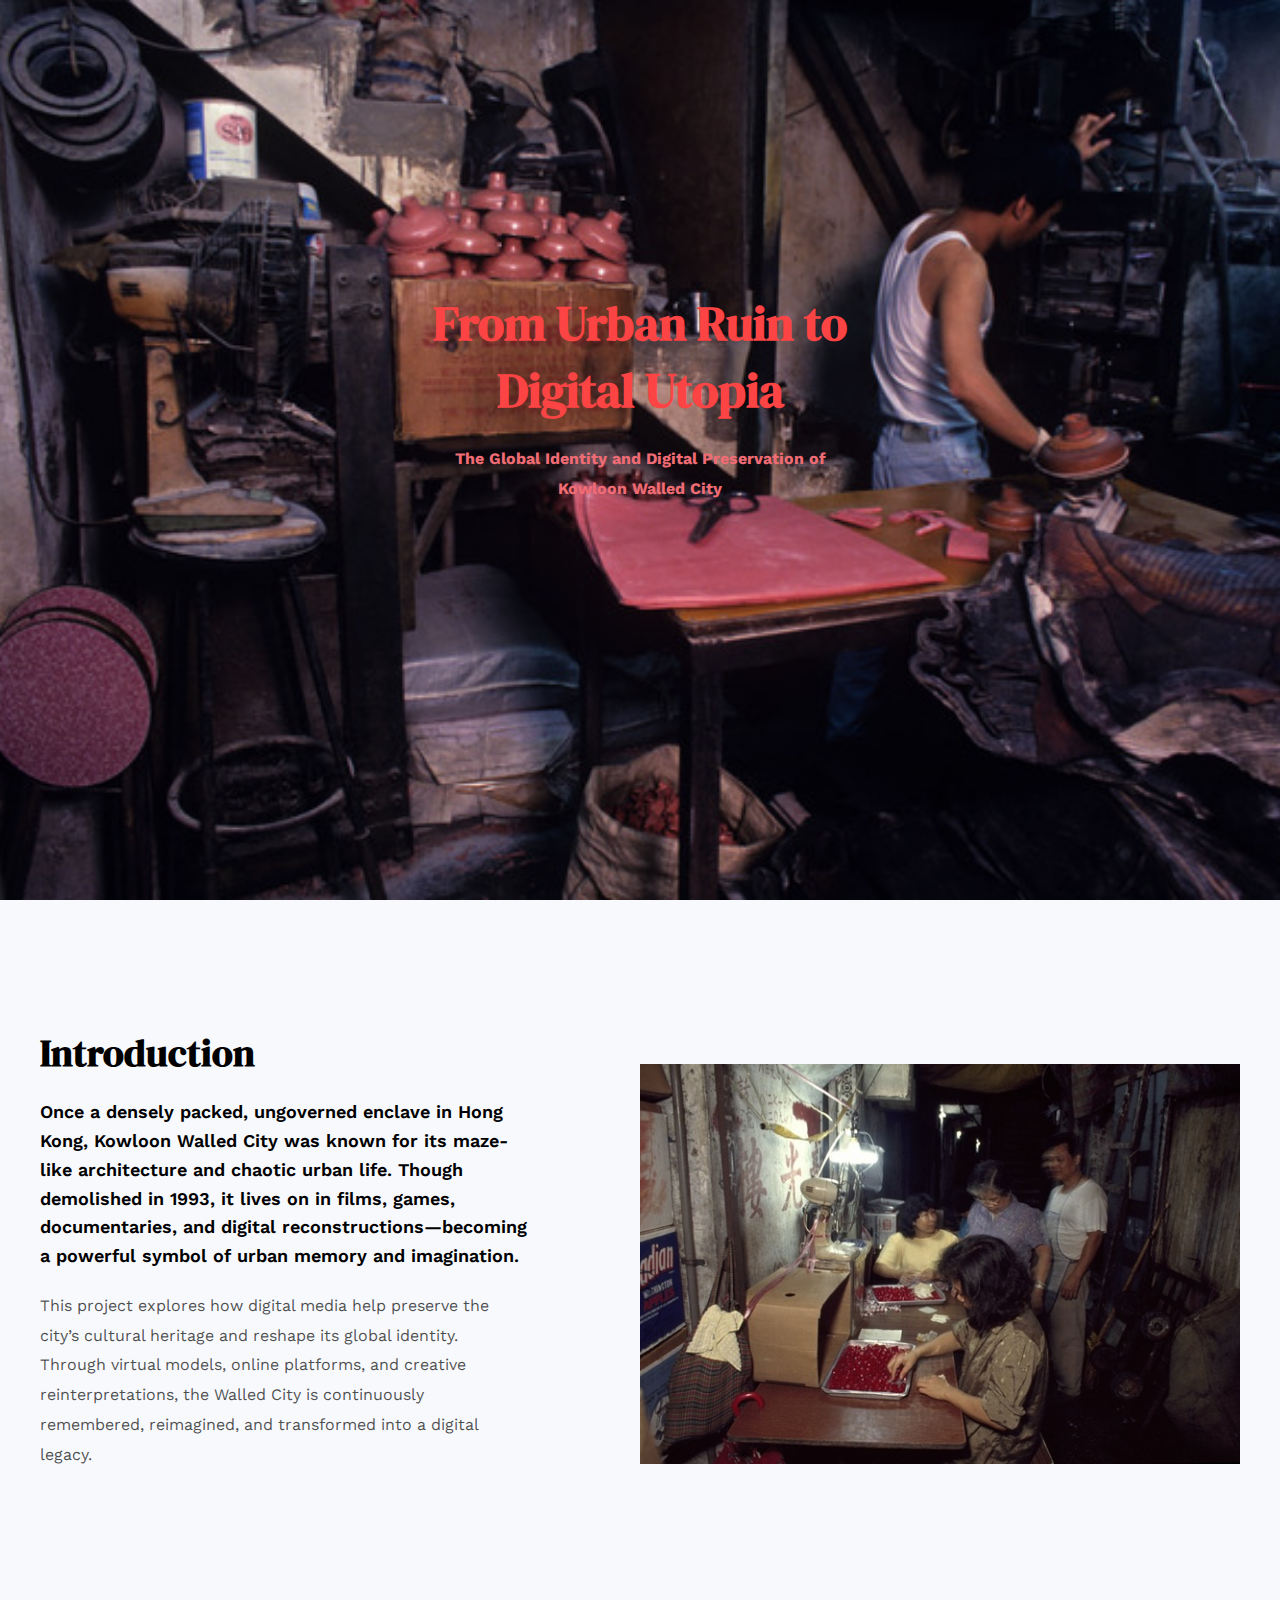
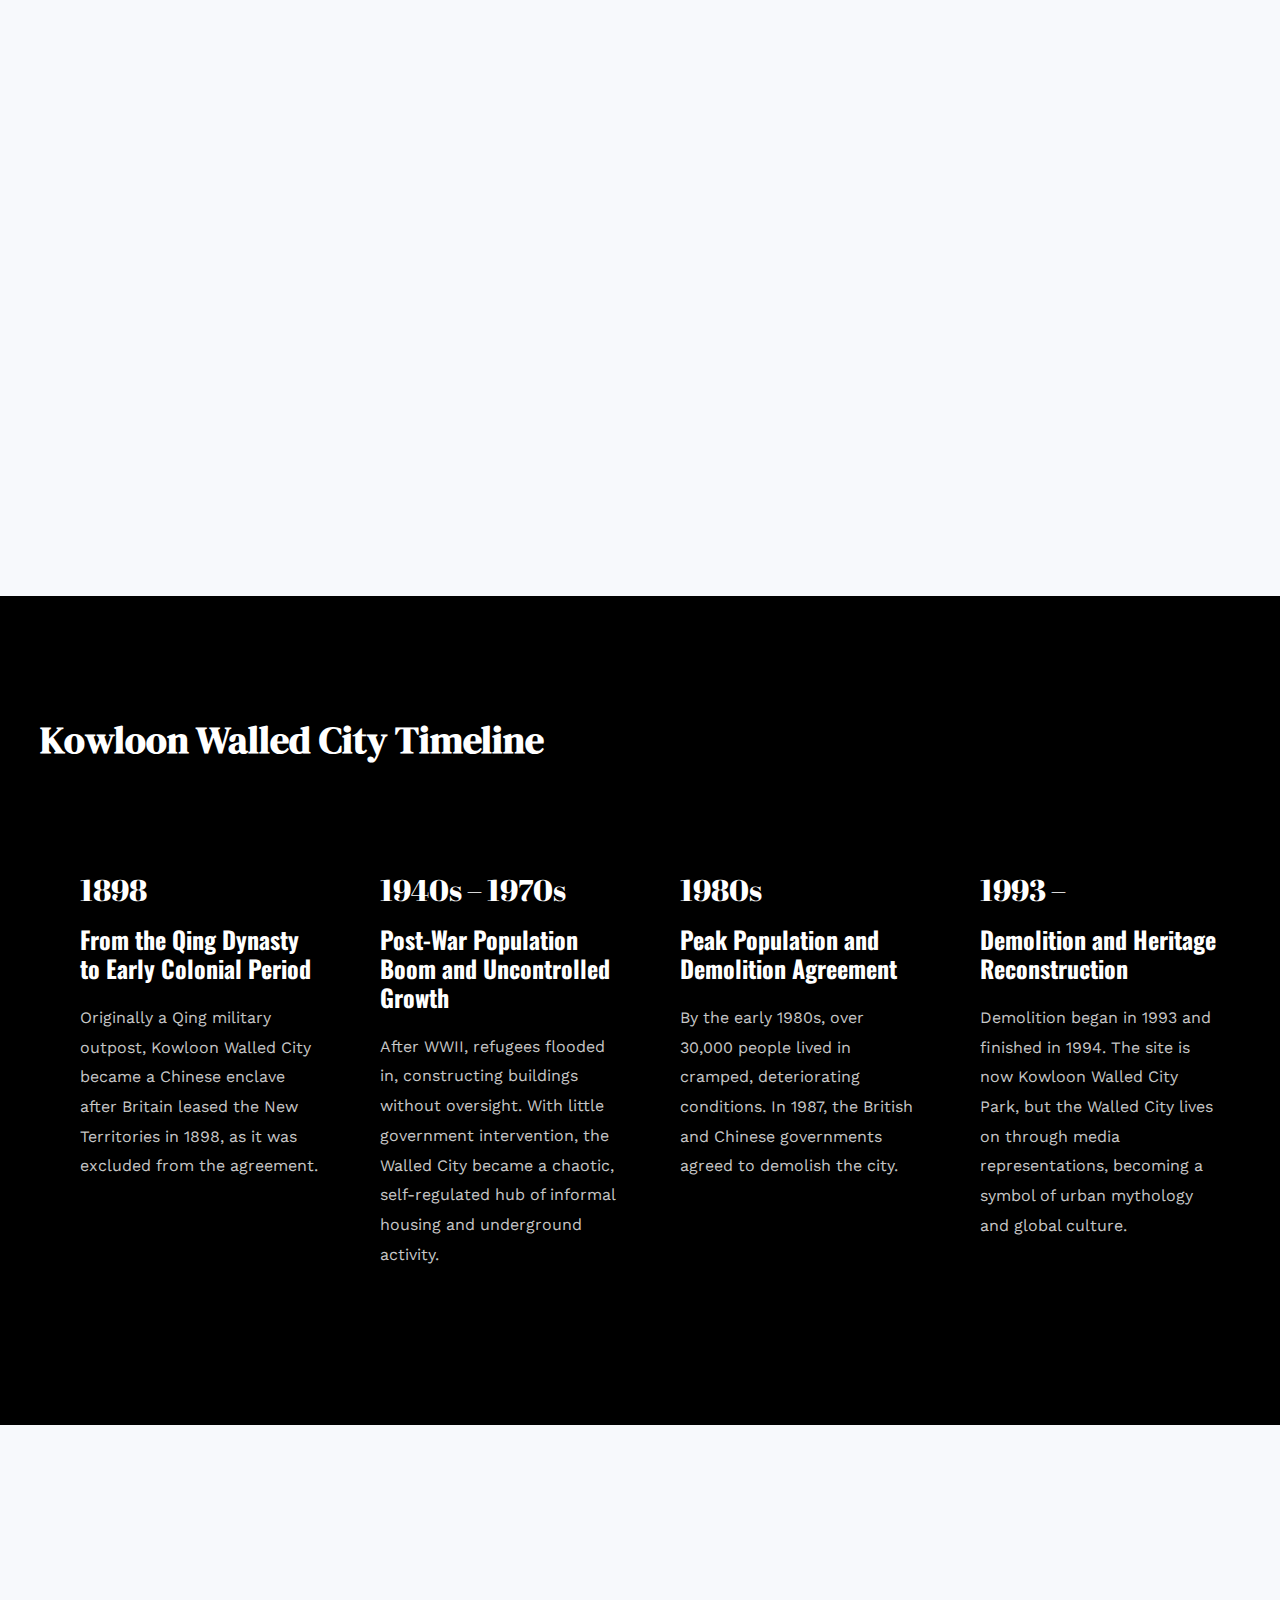
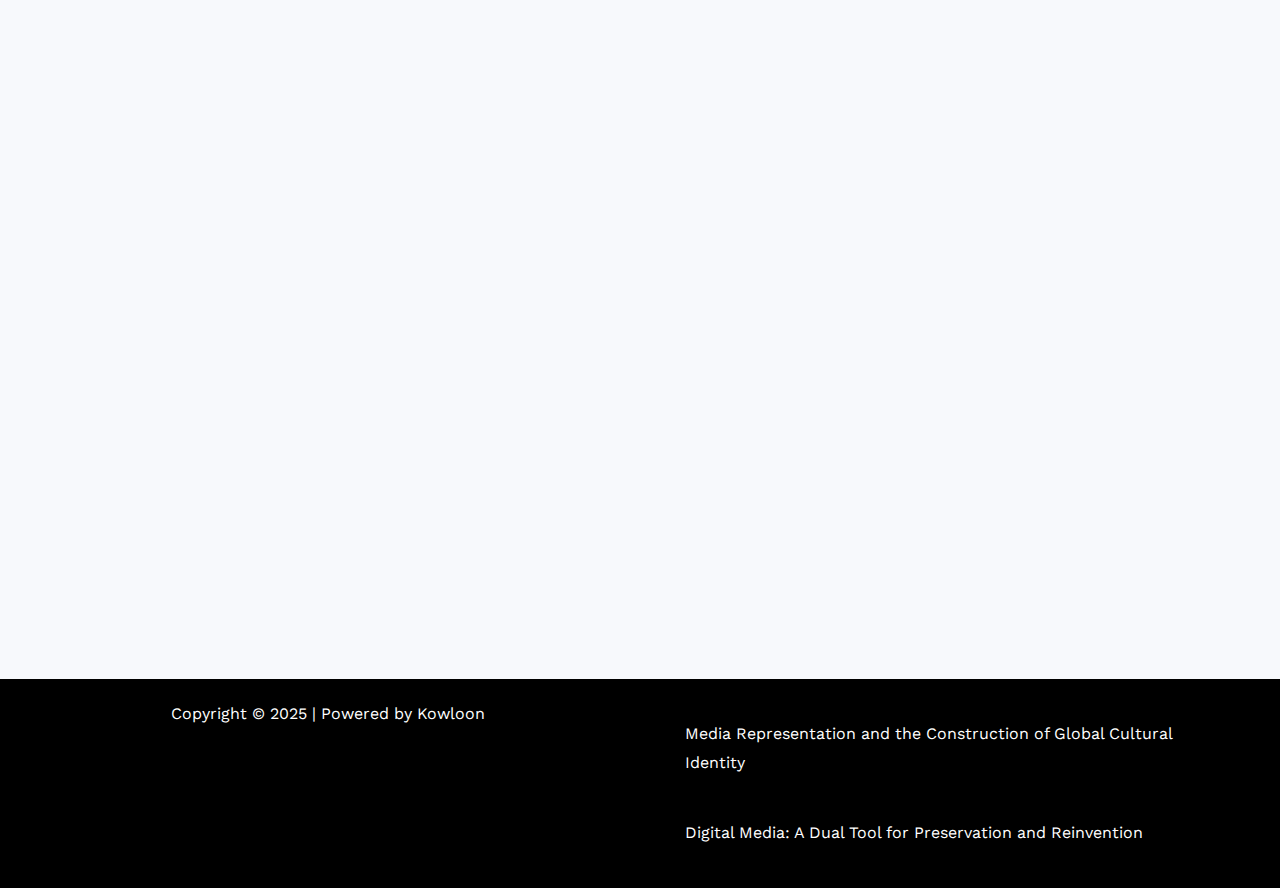
<file: index.html>
<!DOCTYPE html>
<html lang="zh-Hans">
<head>
<meta charset="UTF-8">
<meta name="viewport" content="width=device-width, initial-scale=1">
	 <link rel="profile" href="https://gmpg.org/xfn/11"> 
	 <title>Kowloon</title>
<meta name="robots" content="max-image-preview:large">
	<style>img:is([sizes="auto" i], [sizes^="auto," i]) { contain-intrinsic-size: 3000px 1500px }</style>
	<link rel="dns-prefetch" href="//fonts.googleapis.com">
<link rel="alternate" type="application/rss+xml" title="Kowloon &raquo; Feed" href="https://weng0147.github.io/kowloon/feed/">
<link rel="alternate" type="application/rss+xml" title="Kowloon &raquo; 评论 Feed" href="https://weng0147.github.io/kowloon/comments/feed/">
<script>
window._wpemojiSettings = {"baseUrl":"https:\/\/s.w.org\/images\/core\/emoji\/15.1.0\/72x72\/","ext":".png","svgUrl":"https:\/\/s.w.org\/images\/core\/emoji\/15.1.0\/svg\/","svgExt":".svg","source":{"concatemoji":"https:\/\/weng0147.github.io\/kowloon\/wp-includes\/js\/wp-emoji-release.min.js?ver=6.8.1"}};
/*! This file is auto-generated */
!function(i,n){var o,s,e;function c(e){try{var t={supportTests:e,timestamp:(new Date).valueOf()};sessionStorage.setItem(o,JSON.stringify(t))}catch(e){}}function p(e,t,n){e.clearRect(0,0,e.canvas.width,e.canvas.height),e.fillText(t,0,0);var t=new Uint32Array(e.getImageData(0,0,e.canvas.width,e.canvas.height).data),r=(e.clearRect(0,0,e.canvas.width,e.canvas.height),e.fillText(n,0,0),new Uint32Array(e.getImageData(0,0,e.canvas.width,e.canvas.height).data));return t.every(function(e,t){return e===r[t]})}function u(e,t,n){switch(t){case"flag":return n(e,"🏳️‍⚧️","🏳️​⚧️")?!1:!n(e,"🇺🇳","🇺​🇳")&&!n(e,"🏴󠁧󠁢󠁥󠁮󠁧󠁿","🏴​󠁧​󠁢​󠁥​󠁮​󠁧​󠁿");case"emoji":return!n(e,"🐦‍🔥","🐦​🔥")}return!1}function f(e,t,n){var r="undefined"!=typeof WorkerGlobalScope&&self instanceof WorkerGlobalScope?new OffscreenCanvas(300,150):i.createElement("canvas"),a=r.getContext("2d",{willReadFrequently:!0}),o=(a.textBaseline="top",a.font="600 32px Arial",{});return e.forEach(function(e){o[e]=t(a,e,n)}),o}function t(e){var t=i.createElement("script");t.src=e,t.defer=!0,i.head.appendChild(t)}"undefined"!=typeof Promise&&(o="wpEmojiSettingsSupports",s=["flag","emoji"],n.supports={everything:!0,everythingExceptFlag:!0},e=new Promise(function(e){i.addEventListener("DOMContentLoaded",e,{once:!0})}),new Promise(function(t){var n=function(){try{var e=JSON.parse(sessionStorage.getItem(o));if("object"==typeof e&&"number"==typeof e.timestamp&&(new Date).valueOf()<e.timestamp+604800&&"object"==typeof e.supportTests)return e.supportTests}catch(e){}return null}();if(!n){if("undefined"!=typeof Worker&&"undefined"!=typeof OffscreenCanvas&&"undefined"!=typeof URL&&URL.createObjectURL&&"undefined"!=typeof Blob)try{var e="postMessage("+f.toString()+"("+[JSON.stringify(s),u.toString(),p.toString()].join(",")+"));",r=new Blob([e],{type:"text/javascript"}),a=new Worker(URL.createObjectURL(r),{name:"wpTestEmojiSupports"});return void(a.onmessage=function(e){c(n=e.data),a.terminate(),t(n)})}catch(e){}c(n=f(s,u,p))}t(n)}).then(function(e){for(var t in e)n.supports[t]=e[t],n.supports.everything=n.supports.everything&&n.supports[t],"flag"!==t&&(n.supports.everythingExceptFlag=n.supports.everythingExceptFlag&&n.supports[t]);n.supports.everythingExceptFlag=n.supports.everythingExceptFlag&&!n.supports.flag,n.DOMReady=!1,n.readyCallback=function(){n.DOMReady=!0}}).then(function(){return e}).then(function(){var e;n.supports.everything||(n.readyCallback(),(e=n.source||{}).concatemoji?t(e.concatemoji):e.wpemoji&&e.twemoji&&(t(e.twemoji),t(e.wpemoji)))}))}((window,document),window._wpemojiSettings);
</script>
<link rel="stylesheet" id="astra-theme-css-css" href="https://weng0147.github.io/kowloon/wp-content/themes/astra/assets/css/minified/main.min.css?ver=4.8.0" media="all">
<style id="astra-theme-css-inline-css">:root{--ast-post-nav-space:0;--ast-container-default-xlg-padding:6.67em;--ast-container-default-lg-padding:5.67em;--ast-container-default-slg-padding:4.34em;--ast-container-default-md-padding:3.34em;--ast-container-default-sm-padding:6.67em;--ast-container-default-xs-padding:2.4em;--ast-container-default-xxs-padding:1.4em;--ast-code-block-background:#EEEEEE;--ast-comment-inputs-background:#FAFAFA;--ast-normal-container-width:1200px;--ast-narrow-container-width:750px;--ast-blog-title-font-weight:normal;--ast-blog-meta-weight:inherit;}html{font-size:100%;}a,.page-title{color:var(--ast-global-color-0);}a:hover,a:focus{color:var(--ast-global-color-1);}body,button,input,select,textarea,.ast-button,.ast-custom-button{font-family:'Work Sans',sans-serif;font-weight:400;font-size:16px;font-size:1rem;}blockquote{color:var(--ast-global-color-3);}p,.entry-content p{margin-bottom:1em;}h1,.entry-content h1,h2,.entry-content h2,h3,.entry-content h3,h4,.entry-content h4,h5,.entry-content h5,h6,.entry-content h6,.site-title,.site-title a{font-family:'DM Serif Display',serif;font-weight:600;}.site-title{font-size:35px;font-size:2.1875rem;display:none;}header .custom-logo-link img{max-width:117px;width:117px;}.astra-logo-svg{width:117px;}.site-header .site-description{font-size:15px;font-size:0.9375rem;display:none;}.entry-title{font-size:26px;font-size:1.625rem;}.archive .ast-article-post .ast-article-inner,.blog .ast-article-post .ast-article-inner,.archive .ast-article-post .ast-article-inner:hover,.blog .ast-article-post .ast-article-inner:hover{overflow:hidden;}h1,.entry-content h1{font-size:48px;font-size:3rem;font-family:'DM Serif Display',serif;line-height:1.4em;}h2,.entry-content h2{font-size:38px;font-size:2.375rem;font-family:'DM Serif Display',serif;line-height:1.3em;}h3,.entry-content h3{font-size:30px;font-size:1.875rem;font-family:'DM Serif Display',serif;line-height:1.3em;}h4,.entry-content h4{font-size:24px;font-size:1.5rem;line-height:1.2em;font-family:'DM Serif Display',serif;}h5,.entry-content h5{font-size:21px;font-size:1.3125rem;line-height:1.2em;font-family:'DM Serif Display',serif;}h6,.entry-content h6{font-size:17px;font-size:1.0625rem;line-height:1.25em;font-family:'DM Serif Display',serif;}::selection{background-color:var(--ast-global-color-0);color:#000000;}body,h1,.entry-title a,.entry-content h1,h2,.entry-content h2,h3,.entry-content h3,h4,.entry-content h4,h5,.entry-content h5,h6,.entry-content h6{color:var(--ast-global-color-3);}.tagcloud a:hover,.tagcloud a:focus,.tagcloud a.current-item{color:#000000;border-color:var(--ast-global-color-0);background-color:var(--ast-global-color-0);}input:focus,input[type="text"]:focus,input[type="email"]:focus,input[type="url"]:focus,input[type="password"]:focus,input[type="reset"]:focus,input[type="search"]:focus,textarea:focus{border-color:var(--ast-global-color-0);}input[type="radio"]:checked,input[type=reset],input[type="checkbox"]:checked,input[type="checkbox"]:hover:checked,input[type="checkbox"]:focus:checked,input[type=range]::-webkit-slider-thumb{border-color:var(--ast-global-color-0);background-color:var(--ast-global-color-0);box-shadow:none;}.site-footer a:hover + .post-count,.site-footer a:focus + .post-count{background:var(--ast-global-color-0);border-color:var(--ast-global-color-0);}.single .nav-links .nav-previous,.single .nav-links .nav-next{color:var(--ast-global-color-0);}.entry-meta,.entry-meta *{line-height:1.45;color:var(--ast-global-color-0);}.entry-meta a:not(.ast-button):hover,.entry-meta a:not(.ast-button):hover *,.entry-meta a:not(.ast-button):focus,.entry-meta a:not(.ast-button):focus *,.page-links > .page-link,.page-links .page-link:hover,.post-navigation a:hover{color:var(--ast-global-color-1);}#cat option,.secondary .calendar_wrap thead a,.secondary .calendar_wrap thead a:visited{color:var(--ast-global-color-0);}.secondary .calendar_wrap #today,.ast-progress-val span{background:var(--ast-global-color-0);}.secondary a:hover + .post-count,.secondary a:focus + .post-count{background:var(--ast-global-color-0);border-color:var(--ast-global-color-0);}.calendar_wrap #today > a{color:#000000;}.page-links .page-link,.single .post-navigation a{color:var(--ast-global-color-0);}.ast-search-menu-icon .search-form button.search-submit{padding:0 4px;}.ast-search-menu-icon form.search-form{padding-right:0;}.ast-search-menu-icon.slide-search input.search-field{width:0;}.ast-header-search .ast-search-menu-icon.ast-dropdown-active .search-form,.ast-header-search .ast-search-menu-icon.ast-dropdown-active .search-field:focus{transition:all 0.2s;}.search-form input.search-field:focus{outline:none;}.wp-block-latest-posts > li > a{color:var(--ast-global-color-2);}.widget-title,.widget .wp-block-heading{font-size:22px;font-size:1.375rem;color:var(--ast-global-color-3);}.ast-search-menu-icon.slide-search a:focus-visible:focus-visible,.astra-search-icon:focus-visible,#close:focus-visible,a:focus-visible,.ast-menu-toggle:focus-visible,.site .skip-link:focus-visible,.wp-block-loginout input:focus-visible,.wp-block-search.wp-block-search__button-inside .wp-block-search__inside-wrapper,.ast-header-navigation-arrow:focus-visible,.woocommerce .wc-proceed-to-checkout > .checkout-button:focus-visible,.woocommerce .woocommerce-MyAccount-navigation ul li a:focus-visible,.ast-orders-table__row .ast-orders-table__cell:focus-visible,.woocommerce .woocommerce-order-details .order-again > .button:focus-visible,.woocommerce .woocommerce-message a.button.wc-forward:focus-visible,.woocommerce #minus_qty:focus-visible,.woocommerce #plus_qty:focus-visible,a#ast-apply-coupon:focus-visible,.woocommerce .woocommerce-info a:focus-visible,.woocommerce .astra-shop-summary-wrap a:focus-visible,.woocommerce a.wc-forward:focus-visible,#ast-apply-coupon:focus-visible,.woocommerce-js .woocommerce-mini-cart-item a.remove:focus-visible,#close:focus-visible,.button.search-submit:focus-visible,#search_submit:focus,.normal-search:focus-visible,.ast-header-account-wrap:focus-visible,.woocommerce .ast-on-card-button.ast-quick-view-trigger:focus{outline-style:dotted;outline-color:inherit;outline-width:thin;}input:focus,input[type="text"]:focus,input[type="email"]:focus,input[type="url"]:focus,input[type="password"]:focus,input[type="reset"]:focus,input[type="search"]:focus,input[type="number"]:focus,textarea:focus,.wp-block-search__input:focus,[data-section="section-header-mobile-trigger"] .ast-button-wrap .ast-mobile-menu-trigger-minimal:focus,.ast-mobile-popup-drawer.active .menu-toggle-close:focus,.woocommerce-ordering select.orderby:focus,#ast-scroll-top:focus,#coupon_code:focus,.woocommerce-page #comment:focus,.woocommerce #reviews #respond input#submit:focus,.woocommerce a.add_to_cart_button:focus,.woocommerce .button.single_add_to_cart_button:focus,.woocommerce .woocommerce-cart-form button:focus,.woocommerce .woocommerce-cart-form__cart-item .quantity .qty:focus,.woocommerce .woocommerce-billing-fields .woocommerce-billing-fields__field-wrapper .woocommerce-input-wrapper > .input-text:focus,.woocommerce #order_comments:focus,.woocommerce #place_order:focus,.woocommerce .woocommerce-address-fields .woocommerce-address-fields__field-wrapper .woocommerce-input-wrapper > .input-text:focus,.woocommerce .woocommerce-MyAccount-content form button:focus,.woocommerce .woocommerce-MyAccount-content .woocommerce-EditAccountForm .woocommerce-form-row .woocommerce-Input.input-text:focus,.woocommerce .ast-woocommerce-container .woocommerce-pagination ul.page-numbers li a:focus,body #content .woocommerce form .form-row .select2-container--default .select2-selection--single:focus,#ast-coupon-code:focus,.woocommerce.woocommerce-js .quantity input[type=number]:focus,.woocommerce-js .woocommerce-mini-cart-item .quantity input[type=number]:focus,.woocommerce p#ast-coupon-trigger:focus{border-style:dotted;border-color:inherit;border-width:thin;}input{outline:none;}.ast-logo-title-inline .site-logo-img{padding-right:1em;}.site-logo-img img{ transition:all 0.2s linear;}body .ast-oembed-container *{position:absolute;top:0;width:100%;height:100%;left:0;}body .wp-block-embed-pocket-casts .ast-oembed-container *{position:unset;}.ast-single-post-featured-section + article {margin-top: 2em;}.site-content .ast-single-post-featured-section img {width: 100%;overflow: hidden;object-fit: cover;}.site > .ast-single-related-posts-container {margin-top: 0;}@media (min-width: 922px) {.ast-desktop .ast-container--narrow {max-width: var(--ast-narrow-container-width);margin: 0 auto;}}@media (max-width:921.9px){#ast-desktop-header{display:none;}}@media (min-width:922px){#ast-mobile-header{display:none;}}.wp-block-buttons.aligncenter{justify-content:center;}@media (max-width:921px){.ast-theme-transparent-header #primary,.ast-theme-transparent-header #secondary{padding:0;}}@media (max-width:921px){.ast-plain-container.ast-no-sidebar #primary{padding:0;}}.ast-plain-container.ast-no-sidebar #primary{margin-top:0;margin-bottom:0;}.wp-block-buttons .wp-block-button.is-style-outline .wp-block-button__link.wp-element-button,.ast-outline-button,.wp-block-uagb-buttons-child .uagb-buttons-repeater.ast-outline-button{border-color:#1e2428;border-top-width:2px;border-right-width:2px;border-bottom-width:2px;border-left-width:2px;font-family:'Open Sans',sans-serif;font-weight:700;font-size:14px;font-size:0.875rem;line-height:1em;padding-top:16px;padding-right:30px;padding-bottom:16px;padding-left:30px;border-top-left-radius:4px;border-top-right-radius:4px;border-bottom-right-radius:4px;border-bottom-left-radius:4px;}.wp-block-buttons .wp-block-button.is-style-outline > .wp-block-button__link:not(.has-text-color),.wp-block-buttons .wp-block-button.wp-block-button__link.is-style-outline:not(.has-text-color),.ast-outline-button{color:var(--ast-global-color-2);}.wp-block-button.is-style-outline .wp-block-button__link:hover,.wp-block-buttons .wp-block-button.is-style-outline .wp-block-button__link:focus,.wp-block-buttons .wp-block-button.is-style-outline > .wp-block-button__link:not(.has-text-color):hover,.wp-block-buttons .wp-block-button.wp-block-button__link.is-style-outline:not(.has-text-color):hover,.ast-outline-button:hover,.ast-outline-button:focus,.wp-block-uagb-buttons-child .uagb-buttons-repeater.ast-outline-button:hover,.wp-block-uagb-buttons-child .uagb-buttons-repeater.ast-outline-button:focus{color:#ffffff;background-color:var(--ast-global-color-1);border-color:var(--ast-global-color-1);}.wp-block-button .wp-block-button__link.wp-element-button.is-style-outline:not(.has-background),.wp-block-button.is-style-outline>.wp-block-button__link.wp-element-button:not(.has-background),.ast-outline-button{background-color:transparent;}@media (max-width:921px){.wp-block-buttons .wp-block-button.is-style-outline .wp-block-button__link.wp-element-button,.ast-outline-button,.wp-block-uagb-buttons-child .uagb-buttons-repeater.ast-outline-button{padding-top:16px;padding-right:30px;padding-bottom:16px;padding-left:30px;border-top-left-radius:4px;border-top-right-radius:4px;border-bottom-right-radius:4px;border-bottom-left-radius:4px;}}@media (max-width:544px){.wp-block-buttons .wp-block-button.is-style-outline .wp-block-button__link.wp-element-button,.ast-outline-button,.wp-block-uagb-buttons-child .uagb-buttons-repeater.ast-outline-button{padding-top:14px;padding-right:24px;padding-bottom:14px;padding-left:24px;border-top-left-radius:4px;border-top-right-radius:4px;border-bottom-right-radius:4px;border-bottom-left-radius:4px;}}.entry-content[ast-blocks-layout] > figure{margin-bottom:1em;}@media (max-width:921px){.ast-separate-container #primary,.ast-separate-container #secondary{padding:1.5em 0;}#primary,#secondary{padding:1.5em 0;margin:0;}.ast-left-sidebar #content > .ast-container{display:flex;flex-direction:column-reverse;width:100%;}.ast-separate-container .ast-article-post,.ast-separate-container .ast-article-single{padding:1.5em 2.14em;}.ast-author-box img.avatar{margin:20px 0 0 0;}}@media (min-width:922px){.ast-separate-container.ast-right-sidebar #primary,.ast-separate-container.ast-left-sidebar #primary{border:0;}.search-no-results.ast-separate-container #primary{margin-bottom:4em;}}.wp-block-button .wp-block-button__link{color:var(--ast-global-color-5);}.wp-block-button .wp-block-button__link:hover,.wp-block-button .wp-block-button__link:focus{color:var(--ast-global-color-0);background-color:rgba(255,255,255,0);border-color:var(--ast-global-color-0);}.wp-block-button .wp-block-button__link,.wp-block-search .wp-block-search__button,body .wp-block-file .wp-block-file__button{border-style:solid;border-top-width:2px;border-right-width:2px;border-left-width:2px;border-bottom-width:2px;border-color:rgba(255,255,255,0);background-color:var(--ast-global-color-1);color:var(--ast-global-color-5);font-family:'Open Sans',sans-serif;font-weight:700;line-height:1em;font-size:14px;font-size:0.875rem;border-top-left-radius:4px;border-top-right-radius:4px;border-bottom-right-radius:4px;border-bottom-left-radius:4px;padding-top:16px;padding-right:30px;padding-bottom:16px;padding-left:30px;}@media (max-width:544px){.wp-block-button .wp-block-button__link,.wp-block-search .wp-block-search__button,body .wp-block-file .wp-block-file__button{padding-top:14px;padding-right:24px;padding-bottom:14px;padding-left:24px;}}.menu-toggle,button,.ast-button,.ast-custom-button,.button,input#submit,input[type="button"],input[type="submit"],input[type="reset"],form[CLASS*="wp-block-search__"].wp-block-search .wp-block-search__inside-wrapper .wp-block-search__button,body .wp-block-file .wp-block-file__button,.woocommerce-js a.button,.woocommerce button.button,.woocommerce .woocommerce-message a.button,.woocommerce #respond input#submit.alt,.woocommerce input.button.alt,.woocommerce input.button,.woocommerce input.button:disabled,.woocommerce input.button:disabled[disabled],.woocommerce input.button:disabled:hover,.woocommerce input.button:disabled[disabled]:hover,.woocommerce #respond input#submit,.woocommerce button.button.alt.disabled,.wc-block-grid__products .wc-block-grid__product .wp-block-button__link,.wc-block-grid__product-onsale,[CLASS*="wc-block"] button,.woocommerce-js .astra-cart-drawer .astra-cart-drawer-content .woocommerce-mini-cart__buttons .button:not(.checkout):not(.ast-continue-shopping),.woocommerce-js .astra-cart-drawer .astra-cart-drawer-content .woocommerce-mini-cart__buttons a.checkout,.woocommerce button.button.alt.disabled.wc-variation-selection-needed,[CLASS*="wc-block"] .wc-block-components-button{border-style:solid;border-top-width:2px;border-right-width:2px;border-left-width:2px;border-bottom-width:2px;color:var(--ast-global-color-5);border-color:rgba(255,255,255,0);background-color:var(--ast-global-color-1);padding-top:16px;padding-right:30px;padding-bottom:16px;padding-left:30px;font-family:'Open Sans',sans-serif;font-weight:700;font-size:14px;font-size:0.875rem;line-height:1em;border-top-left-radius:4px;border-top-right-radius:4px;border-bottom-right-radius:4px;border-bottom-left-radius:4px;}button:focus,.menu-toggle:hover,button:hover,.ast-button:hover,.ast-custom-button:hover .button:hover,.ast-custom-button:hover ,input[type=reset]:hover,input[type=reset]:focus,input#submit:hover,input#submit:focus,input[type="button"]:hover,input[type="button"]:focus,input[type="submit"]:hover,input[type="submit"]:focus,form[CLASS*="wp-block-search__"].wp-block-search .wp-block-search__inside-wrapper .wp-block-search__button:hover,form[CLASS*="wp-block-search__"].wp-block-search .wp-block-search__inside-wrapper .wp-block-search__button:focus,body .wp-block-file .wp-block-file__button:hover,body .wp-block-file .wp-block-file__button:focus,.woocommerce-js a.button:hover,.woocommerce button.button:hover,.woocommerce .woocommerce-message a.button:hover,.woocommerce #respond input#submit:hover,.woocommerce #respond input#submit.alt:hover,.woocommerce input.button.alt:hover,.woocommerce input.button:hover,.woocommerce button.button.alt.disabled:hover,.wc-block-grid__products .wc-block-grid__product .wp-block-button__link:hover,[CLASS*="wc-block"] button:hover,.woocommerce-js .astra-cart-drawer .astra-cart-drawer-content .woocommerce-mini-cart__buttons .button:not(.checkout):not(.ast-continue-shopping):hover,.woocommerce-js .astra-cart-drawer .astra-cart-drawer-content .woocommerce-mini-cart__buttons a.checkout:hover,.woocommerce button.button.alt.disabled.wc-variation-selection-needed:hover,[CLASS*="wc-block"] .wc-block-components-button:hover,[CLASS*="wc-block"] .wc-block-components-button:focus{color:var(--ast-global-color-0);background-color:rgba(255,255,255,0);border-color:var(--ast-global-color-0);}@media (max-width:544px){.menu-toggle,button,.ast-button,.ast-custom-button,.button,input#submit,input[type="button"],input[type="submit"],input[type="reset"],form[CLASS*="wp-block-search__"].wp-block-search .wp-block-search__inside-wrapper .wp-block-search__button,body .wp-block-file .wp-block-file__button,.woocommerce-js a.button,.woocommerce button.button,.woocommerce .woocommerce-message a.button,.woocommerce #respond input#submit.alt,.woocommerce input.button.alt,.woocommerce input.button,.woocommerce input.button:disabled,.woocommerce input.button:disabled[disabled],.woocommerce input.button:disabled:hover,.woocommerce input.button:disabled[disabled]:hover,.woocommerce #respond input#submit,.woocommerce button.button.alt.disabled,.wc-block-grid__products .wc-block-grid__product .wp-block-button__link,.wc-block-grid__product-onsale,[CLASS*="wc-block"] button,.woocommerce-js .astra-cart-drawer .astra-cart-drawer-content .woocommerce-mini-cart__buttons .button:not(.checkout):not(.ast-continue-shopping),.woocommerce-js .astra-cart-drawer .astra-cart-drawer-content .woocommerce-mini-cart__buttons a.checkout,.woocommerce button.button.alt.disabled.wc-variation-selection-needed,[CLASS*="wc-block"] .wc-block-components-button{padding-top:14px;padding-right:24px;padding-bottom:14px;padding-left:24px;}}@media (max-width:921px){.ast-mobile-header-stack .main-header-bar .ast-search-menu-icon{display:inline-block;}.ast-header-break-point.ast-header-custom-item-outside .ast-mobile-header-stack .main-header-bar .ast-search-icon{margin:0;}.ast-comment-avatar-wrap img{max-width:2.5em;}.ast-comment-meta{padding:0 1.8888em 1.3333em;}.ast-separate-container .ast-comment-list li.depth-1{padding:1.5em 2.14em;}.ast-separate-container .comment-respond{padding:2em 2.14em;}}@media (min-width:544px){.ast-container{max-width:100%;}}@media (max-width:544px){.ast-separate-container .ast-article-post,.ast-separate-container .ast-article-single,.ast-separate-container .comments-title,.ast-separate-container .ast-archive-description{padding:1.5em 1em;}.ast-separate-container #content .ast-container{padding-left:0.54em;padding-right:0.54em;}.ast-separate-container .ast-comment-list .bypostauthor{padding:.5em;}.ast-search-menu-icon.ast-dropdown-active .search-field{width:170px;}} #ast-mobile-header .ast-site-header-cart-li a{pointer-events:none;}body,.ast-separate-container{background-color:var(--ast-global-color-4);background-image:none;}@media (max-width:921px){.widget-title{font-size:22px;font-size:1.375rem;}body,button,input,select,textarea,.ast-button,.ast-custom-button{font-size:16px;font-size:1rem;}#secondary,#secondary button,#secondary input,#secondary select,#secondary textarea{font-size:16px;font-size:1rem;}.site-title{display:none;}.site-header .site-description{display:none;}h1,.entry-content h1{font-size:40px;}h2,.entry-content h2{font-size:32px;}h3,.entry-content h3{font-size:26px;}h4,.entry-content h4{font-size:20px;font-size:1.25rem;}h5,.entry-content h5{font-size:17px;font-size:1.0625rem;}h6,.entry-content h6{font-size:15px;font-size:0.9375rem;}}@media (max-width:544px){.widget-title{font-size:22px;font-size:1.375rem;}body,button,input,select,textarea,.ast-button,.ast-custom-button{font-size:16px;font-size:1rem;}#secondary,#secondary button,#secondary input,#secondary select,#secondary textarea{font-size:16px;font-size:1rem;}.site-title{display:none;}.site-header .site-description{display:none;}h1,.entry-content h1{font-size:36px;}h2,.entry-content h2{font-size:28px;}h3,.entry-content h3{font-size:22px;}h4,.entry-content h4{font-size:18px;font-size:1.125rem;}h5,.entry-content h5{font-size:15px;font-size:0.9375rem;}h6,.entry-content h6{font-size:14px;font-size:0.875rem;}}@media (max-width:544px){html{font-size:100%;}}@media (min-width:922px){.ast-container{max-width:1240px;}}@media (min-width:922px){.site-content .ast-container{display:flex;}}@media (max-width:921px){.site-content .ast-container{flex-direction:column;}}@media (min-width:922px){.main-header-menu .sub-menu .menu-item.ast-left-align-sub-menu:hover > .sub-menu,.main-header-menu .sub-menu .menu-item.ast-left-align-sub-menu.focus > .sub-menu{margin-left:-0px;}}.ast-theme-transparent-header [data-section="section-header-mobile-trigger"] .ast-button-wrap .ast-mobile-menu-trigger-minimal{background:transparent;}.site .comments-area{padding-bottom:3em;}.wp-block-file {display: flex;align-items: center;flex-wrap: wrap;justify-content: space-between;}.wp-block-pullquote {border: none;}.wp-block-pullquote blockquote::before {content: "\201D";font-family: "Helvetica",sans-serif;display: flex;transform: rotate( 180deg );font-size: 6rem;font-style: normal;line-height: 1;font-weight: bold;align-items: center;justify-content: center;}.has-text-align-right > blockquote::before {justify-content: flex-start;}.has-text-align-left > blockquote::before {justify-content: flex-end;}figure.wp-block-pullquote.is-style-solid-color blockquote {max-width: 100%;text-align: inherit;}html body {--wp--custom--ast-default-block-top-padding: 3em;--wp--custom--ast-default-block-right-padding: 3em;--wp--custom--ast-default-block-bottom-padding: 3em;--wp--custom--ast-default-block-left-padding: 3em;--wp--custom--ast-container-width: 1200px;--wp--custom--ast-content-width-size: 1200px;--wp--custom--ast-wide-width-size: calc(1200px + var(--wp--custom--ast-default-block-left-padding) + var(--wp--custom--ast-default-block-right-padding));}.ast-narrow-container {--wp--custom--ast-content-width-size: 750px;--wp--custom--ast-wide-width-size: 750px;}@media(max-width: 921px) {html body {--wp--custom--ast-default-block-top-padding: 3em;--wp--custom--ast-default-block-right-padding: 2em;--wp--custom--ast-default-block-bottom-padding: 3em;--wp--custom--ast-default-block-left-padding: 2em;}}@media(max-width: 544px) {html body {--wp--custom--ast-default-block-top-padding: 3em;--wp--custom--ast-default-block-right-padding: 1.5em;--wp--custom--ast-default-block-bottom-padding: 3em;--wp--custom--ast-default-block-left-padding: 1.5em;}}.entry-content > .wp-block-group,.entry-content > .wp-block-cover,.entry-content > .wp-block-columns {padding-top: var(--wp--custom--ast-default-block-top-padding);padding-right: var(--wp--custom--ast-default-block-right-padding);padding-bottom: var(--wp--custom--ast-default-block-bottom-padding);padding-left: var(--wp--custom--ast-default-block-left-padding);}.ast-plain-container.ast-no-sidebar .entry-content > .alignfull,.ast-page-builder-template .ast-no-sidebar .entry-content > .alignfull {margin-left: calc( -50vw + 50%);margin-right: calc( -50vw + 50%);max-width: 100vw;width: 100vw;}.ast-plain-container.ast-no-sidebar .entry-content .alignfull .alignfull,.ast-page-builder-template.ast-no-sidebar .entry-content .alignfull .alignfull,.ast-plain-container.ast-no-sidebar .entry-content .alignfull .alignwide,.ast-page-builder-template.ast-no-sidebar .entry-content .alignfull .alignwide,.ast-plain-container.ast-no-sidebar .entry-content .alignwide .alignfull,.ast-page-builder-template.ast-no-sidebar .entry-content .alignwide .alignfull,.ast-plain-container.ast-no-sidebar .entry-content .alignwide .alignwide,.ast-page-builder-template.ast-no-sidebar .entry-content .alignwide .alignwide,.ast-plain-container.ast-no-sidebar .entry-content .wp-block-column .alignfull,.ast-page-builder-template.ast-no-sidebar .entry-content .wp-block-column .alignfull,.ast-plain-container.ast-no-sidebar .entry-content .wp-block-column .alignwide,.ast-page-builder-template.ast-no-sidebar .entry-content .wp-block-column .alignwide {margin-left: auto;margin-right: auto;width: 100%;}[ast-blocks-layout] .wp-block-separator:not(.is-style-dots) {height: 0;}[ast-blocks-layout] .wp-block-separator {margin: 20px auto;}[ast-blocks-layout] .wp-block-separator:not(.is-style-wide):not(.is-style-dots) {max-width: 100px;}[ast-blocks-layout] .wp-block-separator.has-background {padding: 0;}.entry-content[ast-blocks-layout] > * {max-width: var(--wp--custom--ast-content-width-size);margin-left: auto;margin-right: auto;}.entry-content[ast-blocks-layout] > .alignwide {max-width: var(--wp--custom--ast-wide-width-size);}.entry-content[ast-blocks-layout] .alignfull {max-width: none;}.entry-content .wp-block-columns {margin-bottom: 0;}blockquote {margin: 1.5em;border-color: rgba(0,0,0,0.05);}.wp-block-quote:not(.has-text-align-right):not(.has-text-align-center) {border-left: 5px solid rgba(0,0,0,0.05);}.has-text-align-right > blockquote,blockquote.has-text-align-right {border-right: 5px solid rgba(0,0,0,0.05);}.has-text-align-left > blockquote,blockquote.has-text-align-left {border-left: 5px solid rgba(0,0,0,0.05);}.wp-block-site-tagline,.wp-block-latest-posts .read-more {margin-top: 15px;}.wp-block-loginout p label {display: block;}.wp-block-loginout p:not(.login-remember):not(.login-submit) input {width: 100%;}.wp-block-loginout input:focus {border-color: transparent;}.wp-block-loginout input:focus {outline: thin dotted;}.entry-content .wp-block-media-text .wp-block-media-text__content {padding: 0 0 0 8%;}.entry-content .wp-block-media-text.has-media-on-the-right .wp-block-media-text__content {padding: 0 8% 0 0;}.entry-content .wp-block-media-text.has-background .wp-block-media-text__content {padding: 8%;}.entry-content .wp-block-cover:not([class*="background-color"]) .wp-block-cover__inner-container,.entry-content .wp-block-cover:not([class*="background-color"]) .wp-block-cover-image-text,.entry-content .wp-block-cover:not([class*="background-color"]) .wp-block-cover-text,.entry-content .wp-block-cover-image:not([class*="background-color"]) .wp-block-cover__inner-container,.entry-content .wp-block-cover-image:not([class*="background-color"]) .wp-block-cover-image-text,.entry-content .wp-block-cover-image:not([class*="background-color"]) .wp-block-cover-text {color: var(--ast-global-color-5);}.wp-block-loginout .login-remember input {width: 1.1rem;height: 1.1rem;margin: 0 5px 4px 0;vertical-align: middle;}.wp-block-latest-posts > li > *:first-child,.wp-block-latest-posts:not(.is-grid) > li:first-child {margin-top: 0;}.entry-content .wp-block-buttons,.entry-content .wp-block-uagb-buttons {margin-bottom: 1.5em;}.wp-block-search__inside-wrapper .wp-block-search__input {padding: 0 10px;color: var(--ast-global-color-3);background: var(--ast-global-color-5);border-color: var(--ast-border-color);}.wp-block-latest-posts .read-more {margin-bottom: 1.5em;}.wp-block-search__no-button .wp-block-search__inside-wrapper .wp-block-search__input {padding-top: 5px;padding-bottom: 5px;}.wp-block-latest-posts .wp-block-latest-posts__post-date,.wp-block-latest-posts .wp-block-latest-posts__post-author {font-size: 1rem;}.wp-block-latest-posts > li > *,.wp-block-latest-posts:not(.is-grid) > li {margin-top: 12px;margin-bottom: 12px;}.ast-page-builder-template .entry-content[ast-blocks-layout] > *,.ast-page-builder-template .entry-content[ast-blocks-layout] > .alignfull > * {max-width: none;}.ast-page-builder-template .entry-content[ast-blocks-layout] > .alignwide > * {max-width: var(--wp--custom--ast-wide-width-size);}.ast-page-builder-template .entry-content[ast-blocks-layout] > .inherit-container-width > *,.ast-page-builder-template .entry-content[ast-blocks-layout] > * > *,.entry-content[ast-blocks-layout] > .wp-block-cover .wp-block-cover__inner-container {max-width: var(--wp--custom--ast-content-width-size) ;margin-left: auto;margin-right: auto;}.entry-content[ast-blocks-layout] .wp-block-cover:not(.alignleft):not(.alignright) {width: auto;}@media(max-width: 1200px) {.ast-separate-container .entry-content > .alignfull,.ast-separate-container .entry-content[ast-blocks-layout] > .alignwide,.ast-plain-container .entry-content[ast-blocks-layout] > .alignwide,.ast-plain-container .entry-content .alignfull {margin-left: calc(-1 * min(var(--ast-container-default-xlg-padding),20px)) ;margin-right: calc(-1 * min(var(--ast-container-default-xlg-padding),20px));}}@media(min-width: 1201px) {.ast-separate-container .entry-content > .alignfull {margin-left: calc(-1 * var(--ast-container-default-xlg-padding) );margin-right: calc(-1 * var(--ast-container-default-xlg-padding) );}.ast-separate-container .entry-content[ast-blocks-layout] > .alignwide,.ast-plain-container .entry-content[ast-blocks-layout] > .alignwide {margin-left: calc(-1 * var(--wp--custom--ast-default-block-left-padding) );margin-right: calc(-1 * var(--wp--custom--ast-default-block-right-padding) );}}@media(min-width: 921px) {.ast-separate-container .entry-content .wp-block-group.alignwide:not(.inherit-container-width) > :where(:not(.alignleft):not(.alignright)),.ast-plain-container .entry-content .wp-block-group.alignwide:not(.inherit-container-width) > :where(:not(.alignleft):not(.alignright)) {max-width: calc( var(--wp--custom--ast-content-width-size) + 80px );}.ast-plain-container.ast-right-sidebar .entry-content[ast-blocks-layout] .alignfull,.ast-plain-container.ast-left-sidebar .entry-content[ast-blocks-layout] .alignfull {margin-left: -60px;margin-right: -60px;}}@media(min-width: 544px) {.entry-content > .alignleft {margin-right: 20px;}.entry-content > .alignright {margin-left: 20px;}}@media (max-width:544px){.wp-block-columns .wp-block-column:not(:last-child){margin-bottom:20px;}.wp-block-latest-posts{margin:0;}}@media( max-width: 600px ) {.entry-content .wp-block-media-text .wp-block-media-text__content,.entry-content .wp-block-media-text.has-media-on-the-right .wp-block-media-text__content {padding: 8% 0 0;}.entry-content .wp-block-media-text.has-background .wp-block-media-text__content {padding: 8%;}}.ast-page-builder-template .entry-header {padding-left: 0;}.ast-narrow-container .site-content .wp-block-uagb-image--align-full .wp-block-uagb-image__figure {max-width: 100%;margin-left: auto;margin-right: auto;}:root .has-ast-global-color-0-color{color:var(--ast-global-color-0);}:root .has-ast-global-color-0-background-color{background-color:var(--ast-global-color-0);}:root .wp-block-button .has-ast-global-color-0-color{color:var(--ast-global-color-0);}:root .wp-block-button .has-ast-global-color-0-background-color{background-color:var(--ast-global-color-0);}:root .has-ast-global-color-1-color{color:var(--ast-global-color-1);}:root .has-ast-global-color-1-background-color{background-color:var(--ast-global-color-1);}:root .wp-block-button .has-ast-global-color-1-color{color:var(--ast-global-color-1);}:root .wp-block-button .has-ast-global-color-1-background-color{background-color:var(--ast-global-color-1);}:root .has-ast-global-color-2-color{color:var(--ast-global-color-2);}:root .has-ast-global-color-2-background-color{background-color:var(--ast-global-color-2);}:root .wp-block-button .has-ast-global-color-2-color{color:var(--ast-global-color-2);}:root .wp-block-button .has-ast-global-color-2-background-color{background-color:var(--ast-global-color-2);}:root .has-ast-global-color-3-color{color:var(--ast-global-color-3);}:root .has-ast-global-color-3-background-color{background-color:var(--ast-global-color-3);}:root .wp-block-button .has-ast-global-color-3-color{color:var(--ast-global-color-3);}:root .wp-block-button .has-ast-global-color-3-background-color{background-color:var(--ast-global-color-3);}:root .has-ast-global-color-4-color{color:var(--ast-global-color-4);}:root .has-ast-global-color-4-background-color{background-color:var(--ast-global-color-4);}:root .wp-block-button .has-ast-global-color-4-color{color:var(--ast-global-color-4);}:root .wp-block-button .has-ast-global-color-4-background-color{background-color:var(--ast-global-color-4);}:root .has-ast-global-color-5-color{color:var(--ast-global-color-5);}:root .has-ast-global-color-5-background-color{background-color:var(--ast-global-color-5);}:root .wp-block-button .has-ast-global-color-5-color{color:var(--ast-global-color-5);}:root .wp-block-button .has-ast-global-color-5-background-color{background-color:var(--ast-global-color-5);}:root .has-ast-global-color-6-color{color:var(--ast-global-color-6);}:root .has-ast-global-color-6-background-color{background-color:var(--ast-global-color-6);}:root .wp-block-button .has-ast-global-color-6-color{color:var(--ast-global-color-6);}:root .wp-block-button .has-ast-global-color-6-background-color{background-color:var(--ast-global-color-6);}:root .has-ast-global-color-7-color{color:var(--ast-global-color-7);}:root .has-ast-global-color-7-background-color{background-color:var(--ast-global-color-7);}:root .wp-block-button .has-ast-global-color-7-color{color:var(--ast-global-color-7);}:root .wp-block-button .has-ast-global-color-7-background-color{background-color:var(--ast-global-color-7);}:root .has-ast-global-color-8-color{color:var(--ast-global-color-8);}:root .has-ast-global-color-8-background-color{background-color:var(--ast-global-color-8);}:root .wp-block-button .has-ast-global-color-8-color{color:var(--ast-global-color-8);}:root .wp-block-button .has-ast-global-color-8-background-color{background-color:var(--ast-global-color-8);}:root{--ast-global-color-0:#ffad4a;--ast-global-color-1:#000000;--ast-global-color-2:#000000;--ast-global-color-3:rgba(0,0,0,0.7);--ast-global-color-4:#f7f9fc;--ast-global-color-5:#FFFFFF;--ast-global-color-6:#bec4c9;--ast-global-color-7:#000716;--ast-global-color-8:#bfd1ff;}:root {--ast-border-color : #dddddd;}.ast-single-entry-banner {-js-display: flex;display: flex;flex-direction: column;justify-content: center;text-align: center;position: relative;background: #eeeeee;}.ast-single-entry-banner[data-banner-layout="layout-1"] {max-width: 1200px;background: inherit;padding: 20px 0;}.ast-single-entry-banner[data-banner-width-type="custom"] {margin: 0 auto;width: 100%;}.ast-single-entry-banner + .site-content .entry-header {margin-bottom: 0;}.site .ast-author-avatar {--ast-author-avatar-size: ;}a.ast-underline-text {text-decoration: underline;}.ast-container > .ast-terms-link {position: relative;display: block;}a.ast-button.ast-badge-tax {padding: 4px 8px;border-radius: 3px;font-size: inherit;}header.entry-header > *:not(:last-child){margin-bottom:10px;}.ast-archive-entry-banner {-js-display: flex;display: flex;flex-direction: column;justify-content: center;text-align: center;position: relative;background: #eeeeee;}.ast-archive-entry-banner[data-banner-width-type="custom"] {margin: 0 auto;width: 100%;}.ast-archive-entry-banner[data-banner-layout="layout-1"] {background: inherit;padding: 20px 0;text-align: left;}body.archive .ast-archive-description{max-width:1200px;width:100%;text-align:left;padding-top:3em;padding-right:3em;padding-bottom:3em;padding-left:3em;}body.archive .ast-archive-description .ast-archive-title,body.archive .ast-archive-description .ast-archive-title *{font-size:40px;font-size:2.5rem;}body.archive .ast-archive-description > *:not(:last-child){margin-bottom:10px;}@media (max-width:921px){body.archive .ast-archive-description{text-align:left;}}@media (max-width:544px){body.archive .ast-archive-description{text-align:left;}}.ast-theme-transparent-header #masthead .site-logo-img .transparent-custom-logo .astra-logo-svg{width:125px;}.ast-theme-transparent-header #masthead .site-logo-img .transparent-custom-logo img{ max-width:125px; width:125px;}@media (max-width:921px){.ast-theme-transparent-header #masthead .site-logo-img .transparent-custom-logo .astra-logo-svg{width:120px;}.ast-theme-transparent-header #masthead .site-logo-img .transparent-custom-logo img{ max-width:120px; width:120px;}}@media (max-width:543px){.ast-theme-transparent-header #masthead .site-logo-img .transparent-custom-logo .astra-logo-svg{width:100px;}.ast-theme-transparent-header #masthead .site-logo-img .transparent-custom-logo img{ max-width:100px; width:100px;}}@media (min-width:921px){.ast-theme-transparent-header #masthead{position:absolute;left:0;right:0;}.ast-theme-transparent-header .main-header-bar,.ast-theme-transparent-header.ast-header-break-point .main-header-bar{background:none;}body.elementor-editor-active.ast-theme-transparent-header #masthead,.fl-builder-edit .ast-theme-transparent-header #masthead,body.vc_editor.ast-theme-transparent-header #masthead,body.brz-ed.ast-theme-transparent-header #masthead{z-index:0;}.ast-header-break-point.ast-replace-site-logo-transparent.ast-theme-transparent-header .custom-mobile-logo-link{display:none;}.ast-header-break-point.ast-replace-site-logo-transparent.ast-theme-transparent-header .transparent-custom-logo{display:inline-block;}.ast-theme-transparent-header .ast-above-header,.ast-theme-transparent-header .ast-above-header.ast-above-header-bar{background-image:none;background-color:transparent;}.ast-theme-transparent-header .ast-below-header,.ast-theme-transparent-header .ast-below-header.ast-below-header-bar{background-image:none;background-color:transparent;}}.ast-theme-transparent-header .ast-builder-menu .main-header-menu,.ast-theme-transparent-header .ast-builder-menu .main-header-menu .menu-link,.ast-theme-transparent-header [CLASS*="ast-builder-menu-"] .main-header-menu .menu-item > .menu-link,.ast-theme-transparent-header .ast-masthead-custom-menu-items,.ast-theme-transparent-header .ast-masthead-custom-menu-items a,.ast-theme-transparent-header .ast-builder-menu .main-header-menu .menu-item > .ast-menu-toggle,.ast-theme-transparent-header .ast-builder-menu .main-header-menu .menu-item > .ast-menu-toggle,.ast-theme-transparent-header .ast-above-header-navigation a,.ast-header-break-point.ast-theme-transparent-header .ast-above-header-navigation a,.ast-header-break-point.ast-theme-transparent-header .ast-above-header-navigation > ul.ast-above-header-menu > .menu-item-has-children:not(.current-menu-item) > .ast-menu-toggle,.ast-theme-transparent-header .ast-below-header-menu,.ast-theme-transparent-header .ast-below-header-menu a,.ast-header-break-point.ast-theme-transparent-header .ast-below-header-menu a,.ast-header-break-point.ast-theme-transparent-header .ast-below-header-menu,.ast-theme-transparent-header .main-header-menu .menu-link{color:var(--ast-global-color-3);}.ast-theme-transparent-header .ast-builder-menu .main-header-menu .menu-item:hover > .menu-link,.ast-theme-transparent-header .ast-builder-menu .main-header-menu .menu-item:hover > .ast-menu-toggle,.ast-theme-transparent-header .ast-builder-menu .main-header-menu .ast-masthead-custom-menu-items a:hover,.ast-theme-transparent-header .ast-builder-menu .main-header-menu .focus > .menu-link,.ast-theme-transparent-header .ast-builder-menu .main-header-menu .focus > .ast-menu-toggle,.ast-theme-transparent-header .ast-builder-menu .main-header-menu .current-menu-item > .menu-link,.ast-theme-transparent-header .ast-builder-menu .main-header-menu .current-menu-ancestor > .menu-link,.ast-theme-transparent-header .ast-builder-menu .main-header-menu .current-menu-item > .ast-menu-toggle,.ast-theme-transparent-header .ast-builder-menu .main-header-menu .current-menu-ancestor > .ast-menu-toggle,.ast-theme-transparent-header [CLASS*="ast-builder-menu-"] .main-header-menu .current-menu-item > .menu-link,.ast-theme-transparent-header [CLASS*="ast-builder-menu-"] .main-header-menu .current-menu-ancestor > .menu-link,.ast-theme-transparent-header [CLASS*="ast-builder-menu-"] .main-header-menu .current-menu-item > .ast-menu-toggle,.ast-theme-transparent-header [CLASS*="ast-builder-menu-"] .main-header-menu .current-menu-ancestor > .ast-menu-toggle,.ast-theme-transparent-header .main-header-menu .menu-item:hover > .menu-link,.ast-theme-transparent-header .main-header-menu .current-menu-item > .menu-link,.ast-theme-transparent-header .main-header-menu .current-menu-ancestor > .menu-link{color:var(--ast-global-color-2);}.ast-theme-transparent-header .ast-builder-menu .main-header-menu .menu-item .sub-menu .menu-link,.ast-theme-transparent-header .main-header-menu .menu-item .sub-menu .menu-link{background-color:transparent;}@media (max-width:921px){.ast-theme-transparent-header #masthead{position:absolute;left:0;right:0;}.ast-theme-transparent-header .main-header-bar,.ast-theme-transparent-header.ast-header-break-point .main-header-bar{background:none;}body.elementor-editor-active.ast-theme-transparent-header #masthead,.fl-builder-edit .ast-theme-transparent-header #masthead,body.vc_editor.ast-theme-transparent-header #masthead,body.brz-ed.ast-theme-transparent-header #masthead{z-index:0;}.ast-header-break-point.ast-replace-site-logo-transparent.ast-theme-transparent-header .custom-mobile-logo-link{display:none;}.ast-header-break-point.ast-replace-site-logo-transparent.ast-theme-transparent-header .transparent-custom-logo{display:inline-block;}.ast-theme-transparent-header .ast-above-header,.ast-theme-transparent-header .ast-above-header.ast-above-header-bar{background-image:none;background-color:transparent;}.ast-theme-transparent-header .ast-below-header,.ast-theme-transparent-header .ast-below-header.ast-below-header-bar{background-image:none;background-color:transparent;}}.ast-theme-transparent-header #ast-desktop-header > .ast-main-header-wrap > .main-header-bar,.ast-theme-transparent-header.ast-header-break-point #ast-mobile-header > .ast-main-header-wrap > .main-header-bar{border-bottom-style:none;}.ast-breadcrumbs .trail-browse,.ast-breadcrumbs .trail-items,.ast-breadcrumbs .trail-items li{display:inline-block;margin:0;padding:0;border:none;background:inherit;text-indent:0;text-decoration:none;}.ast-breadcrumbs .trail-browse{font-size:inherit;font-style:inherit;font-weight:inherit;color:inherit;}.ast-breadcrumbs .trail-items{list-style:none;}.trail-items li::after{padding:0 0.3em;content:"\00bb";}.trail-items li:last-of-type::after{display:none;}h1,.entry-content h1,h2,.entry-content h2,h3,.entry-content h3,h4,.entry-content h4,h5,.entry-content h5,h6,.entry-content h6{color:var(--ast-global-color-2);}@media (max-width:921px){.ast-builder-grid-row-container.ast-builder-grid-row-tablet-3-firstrow .ast-builder-grid-row > *:first-child,.ast-builder-grid-row-container.ast-builder-grid-row-tablet-3-lastrow .ast-builder-grid-row > *:last-child{grid-column:1 / -1;}}@media (max-width:544px){.ast-builder-grid-row-container.ast-builder-grid-row-mobile-3-firstrow .ast-builder-grid-row > *:first-child,.ast-builder-grid-row-container.ast-builder-grid-row-mobile-3-lastrow .ast-builder-grid-row > *:last-child{grid-column:1 / -1;}}.ast-builder-layout-element[data-section="title_tagline"]{display:flex;}@media (max-width:921px){.ast-header-break-point .ast-builder-layout-element[data-section="title_tagline"]{display:flex;}}@media (max-width:544px){.ast-header-break-point .ast-builder-layout-element[data-section="title_tagline"]{display:flex;}}.ast-builder-menu-1{font-family:Helvetica,Verdana,Arial,sans-serif;font-weight:inherit;}.ast-builder-menu-1 .menu-item > .menu-link{color:#ffffff;}.ast-builder-menu-1 .menu-item > .ast-menu-toggle{color:#ffffff;}.ast-builder-menu-1 .menu-item:hover > .menu-link,.ast-builder-menu-1 .inline-on-mobile .menu-item:hover > .ast-menu-toggle{color:#ffffff;}.ast-builder-menu-1 .menu-item:hover > .ast-menu-toggle{color:#ffffff;}.ast-builder-menu-1 .menu-item.current-menu-item > .menu-link,.ast-builder-menu-1 .inline-on-mobile .menu-item.current-menu-item > .ast-menu-toggle,.ast-builder-menu-1 .current-menu-ancestor > .menu-link{color:#ffffff;}.ast-builder-menu-1 .menu-item.current-menu-item > .ast-menu-toggle{color:#ffffff;}.ast-builder-menu-1 .sub-menu,.ast-builder-menu-1 .inline-on-mobile .sub-menu{border-top-width:2px;border-bottom-width:0px;border-right-width:0px;border-left-width:0px;border-color:var(--ast-global-color-0);border-style:solid;}.ast-builder-menu-1 .main-header-menu > .menu-item > .sub-menu,.ast-builder-menu-1 .main-header-menu > .menu-item > .astra-full-megamenu-wrapper{margin-top:0px;}.ast-desktop .ast-builder-menu-1 .main-header-menu > .menu-item > .sub-menu:before,.ast-desktop .ast-builder-menu-1 .main-header-menu > .menu-item > .astra-full-megamenu-wrapper:before{height:calc( 0px + 5px );}.ast-desktop .ast-builder-menu-1 .menu-item .sub-menu .menu-link{border-style:none;}@media (max-width:921px){.ast-header-break-point .ast-builder-menu-1 .menu-item.menu-item-has-children > .ast-menu-toggle{top:0;}.ast-builder-menu-1 .inline-on-mobile .menu-item.menu-item-has-children > .ast-menu-toggle{right:-15px;}.ast-builder-menu-1 .menu-item-has-children > .menu-link:after{content:unset;}.ast-builder-menu-1 .main-header-menu > .menu-item > .sub-menu,.ast-builder-menu-1 .main-header-menu > .menu-item > .astra-full-megamenu-wrapper{margin-top:0;}}@media (max-width:544px){.ast-header-break-point .ast-builder-menu-1 .menu-item.menu-item-has-children > .ast-menu-toggle{top:0;}.ast-builder-menu-1 .main-header-menu > .menu-item > .sub-menu,.ast-builder-menu-1 .main-header-menu > .menu-item > .astra-full-megamenu-wrapper{margin-top:0;}}.ast-builder-menu-1{display:flex;}@media (max-width:921px){.ast-header-break-point .ast-builder-menu-1{display:flex;}}@media (max-width:544px){.ast-header-break-point .ast-builder-menu-1{display:flex;}}.ast-desktop .ast-menu-hover-style-underline > .menu-item > .menu-link:before,.ast-desktop .ast-menu-hover-style-overline > .menu-item > .menu-link:before {content: "";position: absolute;width: 100%;right: 50%;height: 1px;background-color: transparent;transform: scale(0,0) translate(-50%,0);transition: transform .3s ease-in-out,color .0s ease-in-out;}.ast-desktop .ast-menu-hover-style-underline > .menu-item:hover > .menu-link:before,.ast-desktop .ast-menu-hover-style-overline > .menu-item:hover > .menu-link:before {width: calc(100% - 1.2em);background-color: currentColor;transform: scale(1,1) translate(50%,0);}.ast-desktop .ast-menu-hover-style-underline > .menu-item > .menu-link:before {bottom: 0;}.ast-desktop .ast-menu-hover-style-overline > .menu-item > .menu-link:before {top: 0;}.ast-desktop .ast-menu-hover-style-zoom > .menu-item > .menu-link:hover {transition: all .3s ease;transform: scale(1.2);}.ast-footer-copyright{text-align:center;}.ast-footer-copyright {color:var(--ast-global-color-5);}@media (max-width:921px){.ast-footer-copyright{text-align:center;}}@media (max-width:544px){.ast-footer-copyright{text-align:center;}}.ast-footer-copyright.ast-builder-layout-element{display:flex;}@media (max-width:921px){.ast-header-break-point .ast-footer-copyright.ast-builder-layout-element{display:flex;}}@media (max-width:544px){.ast-header-break-point .ast-footer-copyright.ast-builder-layout-element{display:flex;}}.site-above-footer-wrap{padding-top:20px;padding-bottom:20px;}.site-above-footer-wrap[data-section="section-above-footer-builder"]{background-color:var(--ast-global-color-1);background-image:none;min-height:60px;}.site-above-footer-wrap[data-section="section-above-footer-builder"] .ast-builder-grid-row{max-width:1200px;min-height:60px;margin-left:auto;margin-right:auto;}.site-above-footer-wrap[data-section="section-above-footer-builder"] .ast-builder-grid-row,.site-above-footer-wrap[data-section="section-above-footer-builder"] .site-footer-section{align-items:flex-start;}.site-above-footer-wrap[data-section="section-above-footer-builder"].ast-footer-row-inline .site-footer-section{display:flex;margin-bottom:0;}.ast-builder-grid-row-2-equal .ast-builder-grid-row{grid-template-columns:repeat( 2,1fr );}@media (max-width:921px){.site-above-footer-wrap[data-section="section-above-footer-builder"].ast-footer-row-tablet-inline .site-footer-section{display:flex;margin-bottom:0;}.site-above-footer-wrap[data-section="section-above-footer-builder"].ast-footer-row-tablet-stack .site-footer-section{display:block;margin-bottom:10px;}.ast-builder-grid-row-container.ast-builder-grid-row-tablet-2-equal .ast-builder-grid-row{grid-template-columns:repeat( 2,1fr );}}@media (max-width:544px){.site-above-footer-wrap[data-section="section-above-footer-builder"].ast-footer-row-mobile-inline .site-footer-section{display:flex;margin-bottom:0;}.site-above-footer-wrap[data-section="section-above-footer-builder"].ast-footer-row-mobile-stack .site-footer-section{display:block;margin-bottom:10px;}.ast-builder-grid-row-container.ast-builder-grid-row-mobile-full .ast-builder-grid-row{grid-template-columns:1fr;}}.site-above-footer-wrap[data-section="section-above-footer-builder"]{display:grid;}@media (max-width:921px){.ast-header-break-point .site-above-footer-wrap[data-section="section-above-footer-builder"]{display:grid;}}@media (max-width:544px){.ast-header-break-point .site-above-footer-wrap[data-section="section-above-footer-builder"]{display:grid;}}.site-footer{background-color:#000000;background-image:none;}.ast-header-break-point .main-header-bar{border-bottom-width:1px;}@media (min-width:922px){.main-header-bar{border-bottom-width:1px;}}.main-header-menu .menu-item, #astra-footer-menu .menu-item, .main-header-bar .ast-masthead-custom-menu-items{-js-display:flex;display:flex;-webkit-box-pack:center;-webkit-justify-content:center;-moz-box-pack:center;-ms-flex-pack:center;justify-content:center;-webkit-box-orient:vertical;-webkit-box-direction:normal;-webkit-flex-direction:column;-moz-box-orient:vertical;-moz-box-direction:normal;-ms-flex-direction:column;flex-direction:column;}.main-header-menu > .menu-item > .menu-link, #astra-footer-menu > .menu-item > .menu-link{height:100%;-webkit-box-align:center;-webkit-align-items:center;-moz-box-align:center;-ms-flex-align:center;align-items:center;-js-display:flex;display:flex;}.ast-header-break-point .main-navigation ul .menu-item .menu-link .icon-arrow:first-of-type svg{top:.2em;margin-top:0px;margin-left:0px;width:.65em;transform:translate(0, -2px) rotateZ(270deg);}.ast-mobile-popup-content .ast-submenu-expanded > .ast-menu-toggle{transform:rotateX(180deg);overflow-y:auto;}@media (min-width:922px){.ast-builder-menu .main-navigation > ul > li:last-child a{margin-right:0;}}.ast-separate-container .ast-article-inner{background-color:transparent;background-image:none;}.ast-separate-container .ast-article-post{background-color:var(--ast-global-color-5);background-image:none;}@media (max-width:921px){.ast-separate-container .ast-article-post{background-color:var(--ast-global-color-5);background-image:none;}}@media (max-width:544px){.ast-separate-container .ast-article-post{background-color:var(--ast-global-color-5);background-image:none;}}.ast-separate-container .ast-article-single:not(.ast-related-post), .woocommerce.ast-separate-container .ast-woocommerce-container, .ast-separate-container .error-404, .ast-separate-container .no-results, .single.ast-separate-container  .ast-author-meta, .ast-separate-container .related-posts-title-wrapper,.ast-separate-container .comments-count-wrapper, .ast-box-layout.ast-plain-container .site-content,.ast-padded-layout.ast-plain-container .site-content, .ast-separate-container .ast-archive-description, .ast-separate-container .comments-area .comment-respond, .ast-separate-container .comments-area .ast-comment-list li, .ast-separate-container .comments-area .comments-title{background-color:var(--ast-global-color-5);background-image:none;}@media (max-width:921px){.ast-separate-container .ast-article-single:not(.ast-related-post), .woocommerce.ast-separate-container .ast-woocommerce-container, .ast-separate-container .error-404, .ast-separate-container .no-results, .single.ast-separate-container  .ast-author-meta, .ast-separate-container .related-posts-title-wrapper,.ast-separate-container .comments-count-wrapper, .ast-box-layout.ast-plain-container .site-content,.ast-padded-layout.ast-plain-container .site-content, .ast-separate-container .ast-archive-description{background-color:var(--ast-global-color-5);background-image:none;}}@media (max-width:544px){.ast-separate-container .ast-article-single:not(.ast-related-post), .woocommerce.ast-separate-container .ast-woocommerce-container, .ast-separate-container .error-404, .ast-separate-container .no-results, .single.ast-separate-container  .ast-author-meta, .ast-separate-container .related-posts-title-wrapper,.ast-separate-container .comments-count-wrapper, .ast-box-layout.ast-plain-container .site-content,.ast-padded-layout.ast-plain-container .site-content, .ast-separate-container .ast-archive-description{background-color:var(--ast-global-color-5);background-image:none;}}.ast-separate-container.ast-two-container #secondary .widget{background-color:var(--ast-global-color-5);background-image:none;}@media (max-width:921px){.ast-separate-container.ast-two-container #secondary .widget{background-color:var(--ast-global-color-5);background-image:none;}}@media (max-width:544px){.ast-separate-container.ast-two-container #secondary .widget{background-color:var(--ast-global-color-5);background-image:none;}}.ast-mobile-header-content > *,.ast-desktop-header-content > * {padding: 10px 0;height: auto;}.ast-mobile-header-content > *:first-child,.ast-desktop-header-content > *:first-child {padding-top: 10px;}.ast-mobile-header-content > .ast-builder-menu,.ast-desktop-header-content > .ast-builder-menu {padding-top: 0;}.ast-mobile-header-content > *:last-child,.ast-desktop-header-content > *:last-child {padding-bottom: 0;}.ast-mobile-header-content .ast-search-menu-icon.ast-inline-search label,.ast-desktop-header-content .ast-search-menu-icon.ast-inline-search label {width: 100%;}.ast-desktop-header-content .main-header-bar-navigation .ast-submenu-expanded > .ast-menu-toggle::before {transform: rotateX(180deg);}#ast-desktop-header .ast-desktop-header-content,.ast-mobile-header-content .ast-search-icon,.ast-desktop-header-content .ast-search-icon,.ast-mobile-header-wrap .ast-mobile-header-content,.ast-main-header-nav-open.ast-popup-nav-open .ast-mobile-header-wrap .ast-mobile-header-content,.ast-main-header-nav-open.ast-popup-nav-open .ast-desktop-header-content {display: none;}.ast-main-header-nav-open.ast-header-break-point #ast-desktop-header .ast-desktop-header-content,.ast-main-header-nav-open.ast-header-break-point .ast-mobile-header-wrap .ast-mobile-header-content {display: block;}.ast-desktop .ast-desktop-header-content .astra-menu-animation-slide-up > .menu-item > .sub-menu,.ast-desktop .ast-desktop-header-content .astra-menu-animation-slide-up > .menu-item .menu-item > .sub-menu,.ast-desktop .ast-desktop-header-content .astra-menu-animation-slide-down > .menu-item > .sub-menu,.ast-desktop .ast-desktop-header-content .astra-menu-animation-slide-down > .menu-item .menu-item > .sub-menu,.ast-desktop .ast-desktop-header-content .astra-menu-animation-fade > .menu-item > .sub-menu,.ast-desktop .ast-desktop-header-content .astra-menu-animation-fade > .menu-item .menu-item > .sub-menu {opacity: 1;visibility: visible;}.ast-hfb-header.ast-default-menu-enable.ast-header-break-point .ast-mobile-header-wrap .ast-mobile-header-content .main-header-bar-navigation {width: unset;margin: unset;}.ast-mobile-header-content.content-align-flex-end .main-header-bar-navigation .menu-item-has-children > .ast-menu-toggle,.ast-desktop-header-content.content-align-flex-end .main-header-bar-navigation .menu-item-has-children > .ast-menu-toggle {left: calc( 20px - 0.907em);right: auto;}.ast-mobile-header-content .ast-search-menu-icon,.ast-mobile-header-content .ast-search-menu-icon.slide-search,.ast-desktop-header-content .ast-search-menu-icon,.ast-desktop-header-content .ast-search-menu-icon.slide-search {width: 100%;position: relative;display: block;right: auto;transform: none;}.ast-mobile-header-content .ast-search-menu-icon.slide-search .search-form,.ast-mobile-header-content .ast-search-menu-icon .search-form,.ast-desktop-header-content .ast-search-menu-icon.slide-search .search-form,.ast-desktop-header-content .ast-search-menu-icon .search-form {right: 0;visibility: visible;opacity: 1;position: relative;top: auto;transform: none;padding: 0;display: block;overflow: hidden;}.ast-mobile-header-content .ast-search-menu-icon.ast-inline-search .search-field,.ast-mobile-header-content .ast-search-menu-icon .search-field,.ast-desktop-header-content .ast-search-menu-icon.ast-inline-search .search-field,.ast-desktop-header-content .ast-search-menu-icon .search-field {width: 100%;padding-right: 5.5em;}.ast-mobile-header-content .ast-search-menu-icon .search-submit,.ast-desktop-header-content .ast-search-menu-icon .search-submit {display: block;position: absolute;height: 100%;top: 0;right: 0;padding: 0 1em;border-radius: 0;}.ast-hfb-header.ast-default-menu-enable.ast-header-break-point .ast-mobile-header-wrap .ast-mobile-header-content .main-header-bar-navigation ul .sub-menu .menu-link {padding-left: 30px;}.ast-hfb-header.ast-default-menu-enable.ast-header-break-point .ast-mobile-header-wrap .ast-mobile-header-content .main-header-bar-navigation .sub-menu .menu-item .menu-item .menu-link {padding-left: 40px;}.ast-mobile-popup-drawer.active .ast-mobile-popup-inner{background-color:#ffffff;;}.ast-mobile-header-wrap .ast-mobile-header-content, .ast-desktop-header-content{background-color:#ffffff;;}.ast-mobile-popup-content > *, .ast-mobile-header-content > *, .ast-desktop-popup-content > *, .ast-desktop-header-content > *{padding-top:0px;padding-bottom:0px;}.content-align-flex-start .ast-builder-layout-element{justify-content:flex-start;}.content-align-flex-start .main-header-menu{text-align:left;}.ast-mobile-popup-drawer.active .menu-toggle-close{color:#3a3a3a;}.ast-mobile-header-wrap .ast-primary-header-bar,.ast-primary-header-bar .site-primary-header-wrap{min-height:70px;}.ast-desktop .ast-primary-header-bar .main-header-menu > .menu-item{line-height:70px;}.ast-header-break-point #masthead .ast-mobile-header-wrap .ast-primary-header-bar,.ast-header-break-point #masthead .ast-mobile-header-wrap .ast-below-header-bar,.ast-header-break-point #masthead .ast-mobile-header-wrap .ast-above-header-bar{padding-left:20px;padding-right:20px;}.ast-header-break-point .ast-primary-header-bar{border-bottom-width:1px;border-bottom-color:#eaeaea;border-bottom-style:solid;}@media (min-width:922px){.ast-primary-header-bar{border-bottom-width:1px;border-bottom-color:#eaeaea;border-bottom-style:solid;}}.ast-primary-header-bar{background-color:#ffffff;}.ast-primary-header-bar{display:block;}@media (max-width:921px){.ast-header-break-point .ast-primary-header-bar{display:grid;}}@media (max-width:544px){.ast-header-break-point .ast-primary-header-bar{display:grid;}}[data-section="section-header-mobile-trigger"] .ast-button-wrap .ast-mobile-menu-trigger-minimal{color:var(--ast-global-color-0);border:none;background:transparent;}[data-section="section-header-mobile-trigger"] .ast-button-wrap .mobile-menu-toggle-icon .ast-mobile-svg{width:20px;height:20px;fill:var(--ast-global-color-0);}[data-section="section-header-mobile-trigger"] .ast-button-wrap .mobile-menu-wrap .mobile-menu{color:var(--ast-global-color-0);}.footer-nav-wrap .astra-footer-vertical-menu {display: grid;}@media (min-width: 769px) {.footer-nav-wrap .astra-footer-horizontal-menu li {margin: 0;}.footer-nav-wrap .astra-footer-horizontal-menu a {padding: 0 0.5em;}}@media (min-width: 769px) {.footer-nav-wrap .astra-footer-horizontal-menu li:first-child a {padding-left: 0;}.footer-nav-wrap .astra-footer-horizontal-menu li:last-child a {padding-right: 0;}}.footer-widget-area[data-section="section-footer-menu"] .astra-footer-horizontal-menu{justify-content:flex-start;}.footer-widget-area[data-section="section-footer-menu"] .astra-footer-vertical-menu .menu-item{align-items:flex-start;}#astra-footer-menu .menu-item > a{color:#ffffff;padding-top:20px;padding-bottom:20px;padding-left:20px;padding-right:20px;}@media (max-width:921px){.footer-widget-area[data-section="section-footer-menu"] .astra-footer-tablet-horizontal-menu{justify-content:center;display:flex;}.footer-widget-area[data-section="section-footer-menu"] .astra-footer-tablet-vertical-menu{display:grid;justify-content:center;}.footer-widget-area[data-section="section-footer-menu"] .astra-footer-tablet-vertical-menu .menu-item{align-items:center;}#astra-footer-menu .menu-item > a{padding-top:0px;padding-bottom:0px;padding-left:20px;padding-right:20px;}}@media (max-width:544px){.footer-widget-area[data-section="section-footer-menu"] .astra-footer-mobile-horizontal-menu{justify-content:center;display:flex;}.footer-widget-area[data-section="section-footer-menu"] .astra-footer-mobile-vertical-menu{display:grid;justify-content:center;}.footer-widget-area[data-section="section-footer-menu"] .astra-footer-mobile-vertical-menu .menu-item{align-items:center;}}.footer-widget-area[data-section="section-footer-menu"]{display:block;}@media (max-width:921px){.ast-header-break-point .footer-widget-area[data-section="section-footer-menu"]{display:block;}}@media (max-width:544px){.ast-header-break-point .footer-widget-area[data-section="section-footer-menu"]{display:block;}}</style>
<link rel="stylesheet" id="astra-google-fonts-css" href="https://fonts.googleapis.com/css?family=Work+Sans%3A400%7CDM+Serif+Display%3A600%2C400%7COpen+Sans%3A700%7COpen+Sans%3A700%2C700italic%7COswald%3A700%2C700italic%7CAbril+Fatface%3A400%2C400italic&#038;display=fallback&#038;ver=4.8.0" media="all">
<style id="wp-emoji-styles-inline-css">img.wp-smiley, img.emoji {
		display: inline !important;
		border: none !important;
		box-shadow: none !important;
		height: 1em !important;
		width: 1em !important;
		margin: 0 0.07em !important;
		vertical-align: -0.1em !important;
		background: none !important;
		padding: 0 !important;
	}</style>
<link rel="stylesheet" id="wp-block-library-css" href="https://weng0147.github.io/kowloon/wp-includes/css/dist/block-library/style.min.css?ver=6.8.1" media="all">
<style id="global-styles-inline-css">:root{--wp--preset--aspect-ratio--square: 1;--wp--preset--aspect-ratio--4-3: 4/3;--wp--preset--aspect-ratio--3-4: 3/4;--wp--preset--aspect-ratio--3-2: 3/2;--wp--preset--aspect-ratio--2-3: 2/3;--wp--preset--aspect-ratio--16-9: 16/9;--wp--preset--aspect-ratio--9-16: 9/16;--wp--preset--color--black: #000000;--wp--preset--color--cyan-bluish-gray: #abb8c3;--wp--preset--color--white: #ffffff;--wp--preset--color--pale-pink: #f78da7;--wp--preset--color--vivid-red: #cf2e2e;--wp--preset--color--luminous-vivid-orange: #ff6900;--wp--preset--color--luminous-vivid-amber: #fcb900;--wp--preset--color--light-green-cyan: #7bdcb5;--wp--preset--color--vivid-green-cyan: #00d084;--wp--preset--color--pale-cyan-blue: #8ed1fc;--wp--preset--color--vivid-cyan-blue: #0693e3;--wp--preset--color--vivid-purple: #9b51e0;--wp--preset--color--ast-global-color-0: var(--ast-global-color-0);--wp--preset--color--ast-global-color-1: var(--ast-global-color-1);--wp--preset--color--ast-global-color-2: var(--ast-global-color-2);--wp--preset--color--ast-global-color-3: var(--ast-global-color-3);--wp--preset--color--ast-global-color-4: var(--ast-global-color-4);--wp--preset--color--ast-global-color-5: var(--ast-global-color-5);--wp--preset--color--ast-global-color-6: var(--ast-global-color-6);--wp--preset--color--ast-global-color-7: var(--ast-global-color-7);--wp--preset--color--ast-global-color-8: var(--ast-global-color-8);--wp--preset--gradient--vivid-cyan-blue-to-vivid-purple: linear-gradient(135deg,rgba(6,147,227,1) 0%,rgb(155,81,224) 100%);--wp--preset--gradient--light-green-cyan-to-vivid-green-cyan: linear-gradient(135deg,rgb(122,220,180) 0%,rgb(0,208,130) 100%);--wp--preset--gradient--luminous-vivid-amber-to-luminous-vivid-orange: linear-gradient(135deg,rgba(252,185,0,1) 0%,rgba(255,105,0,1) 100%);--wp--preset--gradient--luminous-vivid-orange-to-vivid-red: linear-gradient(135deg,rgba(255,105,0,1) 0%,rgb(207,46,46) 100%);--wp--preset--gradient--very-light-gray-to-cyan-bluish-gray: linear-gradient(135deg,rgb(238,238,238) 0%,rgb(169,184,195) 100%);--wp--preset--gradient--cool-to-warm-spectrum: linear-gradient(135deg,rgb(74,234,220) 0%,rgb(151,120,209) 20%,rgb(207,42,186) 40%,rgb(238,44,130) 60%,rgb(251,105,98) 80%,rgb(254,248,76) 100%);--wp--preset--gradient--blush-light-purple: linear-gradient(135deg,rgb(255,206,236) 0%,rgb(152,150,240) 100%);--wp--preset--gradient--blush-bordeaux: linear-gradient(135deg,rgb(254,205,165) 0%,rgb(254,45,45) 50%,rgb(107,0,62) 100%);--wp--preset--gradient--luminous-dusk: linear-gradient(135deg,rgb(255,203,112) 0%,rgb(199,81,192) 50%,rgb(65,88,208) 100%);--wp--preset--gradient--pale-ocean: linear-gradient(135deg,rgb(255,245,203) 0%,rgb(182,227,212) 50%,rgb(51,167,181) 100%);--wp--preset--gradient--electric-grass: linear-gradient(135deg,rgb(202,248,128) 0%,rgb(113,206,126) 100%);--wp--preset--gradient--midnight: linear-gradient(135deg,rgb(2,3,129) 0%,rgb(40,116,252) 100%);--wp--preset--font-size--small: 13px;--wp--preset--font-size--medium: 20px;--wp--preset--font-size--large: 36px;--wp--preset--font-size--x-large: 42px;--wp--preset--spacing--20: 0.44rem;--wp--preset--spacing--30: 0.67rem;--wp--preset--spacing--40: 1rem;--wp--preset--spacing--50: 1.5rem;--wp--preset--spacing--60: 2.25rem;--wp--preset--spacing--70: 3.38rem;--wp--preset--spacing--80: 5.06rem;--wp--preset--shadow--natural: 6px 6px 9px rgba(0, 0, 0, 0.2);--wp--preset--shadow--deep: 12px 12px 50px rgba(0, 0, 0, 0.4);--wp--preset--shadow--sharp: 6px 6px 0px rgba(0, 0, 0, 0.2);--wp--preset--shadow--outlined: 6px 6px 0px -3px rgba(255, 255, 255, 1), 6px 6px rgba(0, 0, 0, 1);--wp--preset--shadow--crisp: 6px 6px 0px rgba(0, 0, 0, 1);}:root { --wp--style--global--content-size: var(--wp--custom--ast-content-width-size);--wp--style--global--wide-size: var(--wp--custom--ast-wide-width-size); }:where(body) { margin: 0; }.wp-site-blocks > .alignleft { float: left; margin-right: 2em; }.wp-site-blocks > .alignright { float: right; margin-left: 2em; }.wp-site-blocks > .aligncenter { justify-content: center; margin-left: auto; margin-right: auto; }:where(.wp-site-blocks) > * { margin-block-start: 24px; margin-block-end: 0; }:where(.wp-site-blocks) > :first-child { margin-block-start: 0; }:where(.wp-site-blocks) > :last-child { margin-block-end: 0; }:root { --wp--style--block-gap: 24px; }:root :where(.is-layout-flow) > :first-child{margin-block-start: 0;}:root :where(.is-layout-flow) > :last-child{margin-block-end: 0;}:root :where(.is-layout-flow) > *{margin-block-start: 24px;margin-block-end: 0;}:root :where(.is-layout-constrained) > :first-child{margin-block-start: 0;}:root :where(.is-layout-constrained) > :last-child{margin-block-end: 0;}:root :where(.is-layout-constrained) > *{margin-block-start: 24px;margin-block-end: 0;}:root :where(.is-layout-flex){gap: 24px;}:root :where(.is-layout-grid){gap: 24px;}.is-layout-flow > .alignleft{float: left;margin-inline-start: 0;margin-inline-end: 2em;}.is-layout-flow > .alignright{float: right;margin-inline-start: 2em;margin-inline-end: 0;}.is-layout-flow > .aligncenter{margin-left: auto !important;margin-right: auto !important;}.is-layout-constrained > .alignleft{float: left;margin-inline-start: 0;margin-inline-end: 2em;}.is-layout-constrained > .alignright{float: right;margin-inline-start: 2em;margin-inline-end: 0;}.is-layout-constrained > .aligncenter{margin-left: auto !important;margin-right: auto !important;}.is-layout-constrained > :where(:not(.alignleft):not(.alignright):not(.alignfull)){max-width: var(--wp--style--global--content-size);margin-left: auto !important;margin-right: auto !important;}.is-layout-constrained > .alignwide{max-width: var(--wp--style--global--wide-size);}body .is-layout-flex{display: flex;}.is-layout-flex{flex-wrap: wrap;align-items: center;}.is-layout-flex > :is(*, div){margin: 0;}body .is-layout-grid{display: grid;}.is-layout-grid > :is(*, div){margin: 0;}body{padding-top: 0px;padding-right: 0px;padding-bottom: 0px;padding-left: 0px;}a:where(:not(.wp-element-button)){text-decoration: none;}:root :where(.wp-element-button, .wp-block-button__link){background-color: #32373c;border-width: 0;color: #fff;font-family: inherit;font-size: inherit;line-height: inherit;padding: calc(0.667em + 2px) calc(1.333em + 2px);text-decoration: none;}.has-black-color{color: var(--wp--preset--color--black) !important;}.has-cyan-bluish-gray-color{color: var(--wp--preset--color--cyan-bluish-gray) !important;}.has-white-color{color: var(--wp--preset--color--white) !important;}.has-pale-pink-color{color: var(--wp--preset--color--pale-pink) !important;}.has-vivid-red-color{color: var(--wp--preset--color--vivid-red) !important;}.has-luminous-vivid-orange-color{color: var(--wp--preset--color--luminous-vivid-orange) !important;}.has-luminous-vivid-amber-color{color: var(--wp--preset--color--luminous-vivid-amber) !important;}.has-light-green-cyan-color{color: var(--wp--preset--color--light-green-cyan) !important;}.has-vivid-green-cyan-color{color: var(--wp--preset--color--vivid-green-cyan) !important;}.has-pale-cyan-blue-color{color: var(--wp--preset--color--pale-cyan-blue) !important;}.has-vivid-cyan-blue-color{color: var(--wp--preset--color--vivid-cyan-blue) !important;}.has-vivid-purple-color{color: var(--wp--preset--color--vivid-purple) !important;}.has-ast-global-color-0-color{color: var(--wp--preset--color--ast-global-color-0) !important;}.has-ast-global-color-1-color{color: var(--wp--preset--color--ast-global-color-1) !important;}.has-ast-global-color-2-color{color: var(--wp--preset--color--ast-global-color-2) !important;}.has-ast-global-color-3-color{color: var(--wp--preset--color--ast-global-color-3) !important;}.has-ast-global-color-4-color{color: var(--wp--preset--color--ast-global-color-4) !important;}.has-ast-global-color-5-color{color: var(--wp--preset--color--ast-global-color-5) !important;}.has-ast-global-color-6-color{color: var(--wp--preset--color--ast-global-color-6) !important;}.has-ast-global-color-7-color{color: var(--wp--preset--color--ast-global-color-7) !important;}.has-ast-global-color-8-color{color: var(--wp--preset--color--ast-global-color-8) !important;}.has-black-background-color{background-color: var(--wp--preset--color--black) !important;}.has-cyan-bluish-gray-background-color{background-color: var(--wp--preset--color--cyan-bluish-gray) !important;}.has-white-background-color{background-color: var(--wp--preset--color--white) !important;}.has-pale-pink-background-color{background-color: var(--wp--preset--color--pale-pink) !important;}.has-vivid-red-background-color{background-color: var(--wp--preset--color--vivid-red) !important;}.has-luminous-vivid-orange-background-color{background-color: var(--wp--preset--color--luminous-vivid-orange) !important;}.has-luminous-vivid-amber-background-color{background-color: var(--wp--preset--color--luminous-vivid-amber) !important;}.has-light-green-cyan-background-color{background-color: var(--wp--preset--color--light-green-cyan) !important;}.has-vivid-green-cyan-background-color{background-color: var(--wp--preset--color--vivid-green-cyan) !important;}.has-pale-cyan-blue-background-color{background-color: var(--wp--preset--color--pale-cyan-blue) !important;}.has-vivid-cyan-blue-background-color{background-color: var(--wp--preset--color--vivid-cyan-blue) !important;}.has-vivid-purple-background-color{background-color: var(--wp--preset--color--vivid-purple) !important;}.has-ast-global-color-0-background-color{background-color: var(--wp--preset--color--ast-global-color-0) !important;}.has-ast-global-color-1-background-color{background-color: var(--wp--preset--color--ast-global-color-1) !important;}.has-ast-global-color-2-background-color{background-color: var(--wp--preset--color--ast-global-color-2) !important;}.has-ast-global-color-3-background-color{background-color: var(--wp--preset--color--ast-global-color-3) !important;}.has-ast-global-color-4-background-color{background-color: var(--wp--preset--color--ast-global-color-4) !important;}.has-ast-global-color-5-background-color{background-color: var(--wp--preset--color--ast-global-color-5) !important;}.has-ast-global-color-6-background-color{background-color: var(--wp--preset--color--ast-global-color-6) !important;}.has-ast-global-color-7-background-color{background-color: var(--wp--preset--color--ast-global-color-7) !important;}.has-ast-global-color-8-background-color{background-color: var(--wp--preset--color--ast-global-color-8) !important;}.has-black-border-color{border-color: var(--wp--preset--color--black) !important;}.has-cyan-bluish-gray-border-color{border-color: var(--wp--preset--color--cyan-bluish-gray) !important;}.has-white-border-color{border-color: var(--wp--preset--color--white) !important;}.has-pale-pink-border-color{border-color: var(--wp--preset--color--pale-pink) !important;}.has-vivid-red-border-color{border-color: var(--wp--preset--color--vivid-red) !important;}.has-luminous-vivid-orange-border-color{border-color: var(--wp--preset--color--luminous-vivid-orange) !important;}.has-luminous-vivid-amber-border-color{border-color: var(--wp--preset--color--luminous-vivid-amber) !important;}.has-light-green-cyan-border-color{border-color: var(--wp--preset--color--light-green-cyan) !important;}.has-vivid-green-cyan-border-color{border-color: var(--wp--preset--color--vivid-green-cyan) !important;}.has-pale-cyan-blue-border-color{border-color: var(--wp--preset--color--pale-cyan-blue) !important;}.has-vivid-cyan-blue-border-color{border-color: var(--wp--preset--color--vivid-cyan-blue) !important;}.has-vivid-purple-border-color{border-color: var(--wp--preset--color--vivid-purple) !important;}.has-ast-global-color-0-border-color{border-color: var(--wp--preset--color--ast-global-color-0) !important;}.has-ast-global-color-1-border-color{border-color: var(--wp--preset--color--ast-global-color-1) !important;}.has-ast-global-color-2-border-color{border-color: var(--wp--preset--color--ast-global-color-2) !important;}.has-ast-global-color-3-border-color{border-color: var(--wp--preset--color--ast-global-color-3) !important;}.has-ast-global-color-4-border-color{border-color: var(--wp--preset--color--ast-global-color-4) !important;}.has-ast-global-color-5-border-color{border-color: var(--wp--preset--color--ast-global-color-5) !important;}.has-ast-global-color-6-border-color{border-color: var(--wp--preset--color--ast-global-color-6) !important;}.has-ast-global-color-7-border-color{border-color: var(--wp--preset--color--ast-global-color-7) !important;}.has-ast-global-color-8-border-color{border-color: var(--wp--preset--color--ast-global-color-8) !important;}.has-vivid-cyan-blue-to-vivid-purple-gradient-background{background: var(--wp--preset--gradient--vivid-cyan-blue-to-vivid-purple) !important;}.has-light-green-cyan-to-vivid-green-cyan-gradient-background{background: var(--wp--preset--gradient--light-green-cyan-to-vivid-green-cyan) !important;}.has-luminous-vivid-amber-to-luminous-vivid-orange-gradient-background{background: var(--wp--preset--gradient--luminous-vivid-amber-to-luminous-vivid-orange) !important;}.has-luminous-vivid-orange-to-vivid-red-gradient-background{background: var(--wp--preset--gradient--luminous-vivid-orange-to-vivid-red) !important;}.has-very-light-gray-to-cyan-bluish-gray-gradient-background{background: var(--wp--preset--gradient--very-light-gray-to-cyan-bluish-gray) !important;}.has-cool-to-warm-spectrum-gradient-background{background: var(--wp--preset--gradient--cool-to-warm-spectrum) !important;}.has-blush-light-purple-gradient-background{background: var(--wp--preset--gradient--blush-light-purple) !important;}.has-blush-bordeaux-gradient-background{background: var(--wp--preset--gradient--blush-bordeaux) !important;}.has-luminous-dusk-gradient-background{background: var(--wp--preset--gradient--luminous-dusk) !important;}.has-pale-ocean-gradient-background{background: var(--wp--preset--gradient--pale-ocean) !important;}.has-electric-grass-gradient-background{background: var(--wp--preset--gradient--electric-grass) !important;}.has-midnight-gradient-background{background: var(--wp--preset--gradient--midnight) !important;}.has-small-font-size{font-size: var(--wp--preset--font-size--small) !important;}.has-medium-font-size{font-size: var(--wp--preset--font-size--medium) !important;}.has-large-font-size{font-size: var(--wp--preset--font-size--large) !important;}.has-x-large-font-size{font-size: var(--wp--preset--font-size--x-large) !important;}
:root :where(.wp-block-pullquote){font-size: 1.5em;line-height: 1.6;}</style>
<link rel="stylesheet" id="st-trigger-button-style-css" href="https://weng0147.github.io/kowloon/wp-content/plugins/suretriggers/assets/css/st-trigger-button.css?ver=1.0.57" media="all">
<link rel="stylesheet" id="uagb-block-positioning-css-css" href="https://weng0147.github.io/kowloon/wp-content/plugins/ultimate-addons-for-gutenberg/assets/css/spectra-block-positioning.min.css?ver=2.15.1" media="all">
<link rel="stylesheet" id="uag-style-451-css" href="https://weng0147.github.io/kowloon/wp-content/uploads/uag-plugin/assets/0/uag-css-451.css?ver=1748760744" media="all">
<!--[if IE]>
<script src="https://weng0147.github.io/kowloon/wp-content/themes/astra/assets/js/minified/flexibility.min.js?ver=4.8.0" id="astra-flexibility-js"></script>
<script id="astra-flexibility-js-after">
flexibility(document.documentElement);
</script>
<![endif]-->
<script src="https://weng0147.github.io/kowloon/wp-includes/js/jquery/jquery.min.js?ver=3.7.1" id="jquery-core-js"></script>
<script src="https://weng0147.github.io/kowloon/wp-includes/js/jquery/jquery-migrate.min.js?ver=3.4.1" id="jquery-migrate-js"></script>
<link rel="https://api.w.org/" href="https://weng0147.github.io/kowloon/wp-json/">
<link rel="alternate" title="JSON" type="application/json" href="https://weng0147.github.io/kowloon/wp-json/wp/v2/pages/451">
<link rel="EditURI" type="application/rsd+xml" title="RSD" href="https://weng0147.github.io/kowloon/xmlrpc.php?rsd">
<meta name="generator" content="WordPress 6.8.1">
<link rel="canonical" href="https://weng0147.github.io/kowloon/">
<link rel="shortlink" href="https://weng0147.github.io/kowloon/">
<link rel="alternate" title="oEmbed (JSON)" type="application/json+oembed" href="https://weng0147.github.io/kowloon/wp-json/oembed/1.0/embed?url=https%3A%2F%2Fweng0147.github.io%2Fkowloon%2F">
<link rel="alternate" title="oEmbed (XML)" type="text/xml+oembed" href="https://weng0147.github.io/kowloon/wp-json/oembed/1.0/embed?url=https%3A%2F%2Fweng0147.github.io%2Fkowloon%2F#038;format=xml">
<style>.recentcomments a{display:inline !important;padding:0 !important;margin:0 !important;}</style>
<style id="uagb-style-conditional-extension">@media (min-width: 1025px){body .uag-hide-desktop.uagb-google-map__wrap,body .uag-hide-desktop{display:none !important}}@media (min-width: 768px) and (max-width: 1024px){body .uag-hide-tab.uagb-google-map__wrap,body .uag-hide-tab{display:none !important}}@media (max-width: 767px){body .uag-hide-mob.uagb-google-map__wrap,body .uag-hide-mob{display:none !important}}</style>
</head>

<body itemtype="https://schema.org/WebPage" itemscope="itemscope" class="home wp-singular page-template-default page page-id-451 wp-theme-astra ast-desktop ast-plain-container ast-no-sidebar astra-4.8.0 ast-single-post ast-replace-site-logo-transparent ast-inherit-site-logo-transparent ast-theme-transparent-header ast-hfb-header">

<a class="skip-link screen-reader-text" href="#content" role="link" title="跳至内容">
		跳至内容</a>

<div class="hfeed site" id="page">
			<header class="site-header header-main-layout-1 ast-primary-menu-enabled ast-logo-title-inline ast-hide-custom-menu-mobile ast-builder-menu-toggle-icon ast-mobile-header-inline" id="masthead" itemtype="https://schema.org/WPHeader" itemscope="itemscope" itemid="#masthead">
			<div id="ast-desktop-header" data-toggle-type="dropdown">
		<div class="ast-main-header-wrap main-header-bar-wrap ">
		<div class="ast-primary-header-bar ast-primary-header main-header-bar site-header-focus-item" data-section="section-primary-header-builder">
						<div class="site-primary-header-wrap ast-builder-grid-row-container site-header-focus-item ast-container" data-section="section-primary-header-builder">
				<div class="ast-builder-grid-row ast-builder-grid-row-has-sides ast-builder-grid-row-no-center">
											<div class="site-header-primary-section-left site-header-section ast-flex site-header-section-left">
									<div class="ast-builder-layout-element ast-flex site-header-focus-item" data-section="title_tagline">
											<div class="site-branding ast-site-identity" itemtype="https://schema.org/Organization" itemscope="itemscope">
					<span class="site-logo-img"><a href="https://weng0147.github.io/kowloon/" class="custom-logo-link transparent-custom-logo" rel="home" itemprop="url" aria-label="Kowloon"></a></span>				</div>
			<!-- .site-branding -->
					</div>
								</div>
																									<div class="site-header-primary-section-right site-header-section ast-flex ast-grid-right-section">
															</div>
												</div>
					</div>
								</div>
			</div>
	</div> <!-- Main Header Bar Wrap -->
<div id="ast-mobile-header" class="ast-mobile-header-wrap " data-type="dropdown">
		<div class="ast-main-header-wrap main-header-bar-wrap">
		<div class="ast-primary-header-bar ast-primary-header main-header-bar site-primary-header-wrap site-header-focus-item ast-builder-grid-row-layout-default ast-builder-grid-row-tablet-layout-default ast-builder-grid-row-mobile-layout-default" data-section="section-transparent-header">
									<div class="ast-builder-grid-row ast-builder-grid-row-has-sides ast-builder-grid-row-no-center">
													<div class="site-header-primary-section-left site-header-section ast-flex site-header-section-left">
										<div class="ast-builder-layout-element ast-flex site-header-focus-item" data-section="title_tagline">
											<div class="site-branding ast-site-identity" itemtype="https://schema.org/Organization" itemscope="itemscope">
					<span class="site-logo-img"><a href="https://weng0147.github.io/kowloon/" class="custom-logo-link transparent-custom-logo" rel="home" itemprop="url" aria-label="Kowloon"></a></span>				</div>
			<!-- .site-branding -->
					</div>
									</div>
																									<div class="site-header-primary-section-right site-header-section ast-flex ast-grid-right-section">
										<div class="ast-builder-layout-element ast-flex site-header-focus-item" data-section="section-header-mobile-trigger">
						<div class="ast-button-wrap">
				<button type="button" class="menu-toggle main-header-menu-toggle ast-mobile-menu-trigger-minimal" aria-expanded="false">
					<span class="screen-reader-text">Main Menu</span>
					<span class="mobile-menu-toggle-icon">
						<span class="ahfb-svg-iconset ast-inline-flex svg-baseline"><svg class="ast-mobile-svg ast-menu-svg" fill="currentColor" version="1.1" xmlns="http://www.w3.org/2000/svg" width="24" height="24" viewbox="0 0 24 24"><path d="M3 13h18c0.552 0 1-0.448 1-1s-0.448-1-1-1h-18c-0.552 0-1 0.448-1 1s0.448 1 1 1zM3 7h18c0.552 0 1-0.448 1-1s-0.448-1-1-1h-18c-0.552 0-1 0.448-1 1s0.448 1 1 1zM3 19h18c0.552 0 1-0.448 1-1s-0.448-1-1-1h-18c-0.552 0-1 0.448-1 1s0.448 1 1 1z"></path></svg></span><span class="ahfb-svg-iconset ast-inline-flex svg-baseline"><svg class="ast-mobile-svg ast-close-svg" fill="currentColor" version="1.1" xmlns="http://www.w3.org/2000/svg" width="24" height="24" viewbox="0 0 24 24"><path d="M5.293 6.707l5.293 5.293-5.293 5.293c-0.391 0.391-0.391 1.024 0 1.414s1.024 0.391 1.414 0l5.293-5.293 5.293 5.293c0.391 0.391 1.024 0.391 1.414 0s0.391-1.024 0-1.414l-5.293-5.293 5.293-5.293c0.391-0.391 0.391-1.024 0-1.414s-1.024-0.391-1.414 0l-5.293 5.293-5.293-5.293c-0.391-0.391-1.024-0.391-1.414 0s-0.391 1.024 0 1.414z"></path></svg></span>					</span>
									</button>
			</div>
					</div>
									</div>
											</div>
						</div>
	</div>
				<div class="ast-mobile-header-content content-align-flex-start ">
						<div class="ast-builder-menu-1 ast-builder-menu ast-flex ast-builder-menu-1-focus-item ast-builder-layout-element site-header-focus-item" data-section="section-hb-menu-1">
			<div class="ast-main-header-bar-alignment"><div class="main-header-bar-navigation"><nav class="site-navigation ast-flex-grow-1 navigation-accessibility site-header-focus-item" id="primary-site-navigation-mobile" aria-label="Site Navigation: Menu" itemtype="https://schema.org/SiteNavigationElement" itemscope="itemscope"><div class="main-navigation ast-inline-flex"><ul id="ast-hf-menu-1" class="main-header-menu ast-menu-shadow ast-nav-menu ast-flex  submenu-with-border ast-menu-hover-style-zoom  stack-on-mobile">
<li id="menu-item-2193" class="menu-item menu-item-type-post_type menu-item-object-page menu-item-2193"><a href="https://weng0147.github.io/kowloon/home-2/" class="menu-link">Media Representation and the Construction of Global Cultural Identity</a></li>
<li id="menu-item-2192" class="menu-item menu-item-type-post_type menu-item-object-page menu-item-2192"><a href="https://weng0147.github.io/kowloon/digital-media-a-dual-tool-for-preservation-and-reinvention/" class="menu-link">Digital Media: A Dual Tool for Preservation and Reinvention</a></li>
</ul></div></nav></div></div>		</div>
					</div>
			</div>
		</header><!-- #masthead -->
			<div id="content" class="site-content">
		<div class="ast-container">
		

	<div id="primary" class="content-area primary">

		
					<main id="main" class="site-main">
				<article class="post-451 page type-page status-publish ast-article-single" id="post-451" itemtype="https://schema.org/CreativeWork" itemscope="itemscope">
	
				<header class="entry-header ast-no-title ast-header-without-markup">
							</header> <!-- .entry-header -->
		
<div class="entry-content clear" ast-blocks-layout="true" itemprop="text">

	
	
<div class="wp-block-uagb-container uagb-block-f96a4187 alignfull uagb-is-root-container"><div class="uagb-container-inner-blocks-wrap">
<div class="wp-block-uagb-advanced-heading uagb-block-b3def375">
<h1 class="uagb-heading-text">
<strong>From Urban Ruin to Digital Utopi</strong>a</h1>
<p class="uagb-desc-text"><strong>The Global Identity and Digital Preservation of Kowloon Walled City</strong></p>
</div>
</div></div>



<div class="wp-block-uagb-container uagb-block-53a6219a alignfull uagb-is-root-container"><div class="uagb-container-inner-blocks-wrap">
<div class="wp-block-uagb-container uagb-block-a161ead7">
<div class="wp-block-uagb-info-box uagb-block-d82421b9 uagb-infobox__content-wrap  uagb-infobox-icon-above-title uagb-infobox-image-valign-top"><div class="uagb-ifb-content">
<div class="uagb-ifb-title-wrap">
<h2 class="uagb-ifb-title-prefix">Introduction</h2>
<p class="uagb-ifb-title">Once a densely packed, ungoverned enclave in Hong Kong, Kowloon Walled City was known for its maze-like architecture and chaotic urban life. Though demolished in 1993, it lives on in films, games, documentaries, and digital reconstructions—becoming a powerful symbol of urban memory and imagination.<br></p>
</div>
<p class="uagb-ifb-desc">This project explores how digital media help preserve the city’s cultural heritage and reshape its global identity. Through virtual models, online platforms, and creative reinterpretations, the Walled City is continuously remembered, reimagined, and transformed into a digital legacy.</p>
</div></div>
</div>



<div class="wp-block-uagb-image uagb-block-9822b55f wp-block-uagb-image--layout-default wp-block-uagb-image--effect-static wp-block-uagb-image--align-none"><figure class="wp-block-uagb-image__figure"><img decoding="async" srcset="https://weng0147.github.io/kowloon/wp-content/uploads/2025/05/KWC-old-times.jpg ,https://weng0147.github.io/kowloon/wp-content/uploads/2025/05/KWC-old-times.jpg 780w, https://weng0147.github.io/kowloon/wp-content/uploads/2025/05/KWC-old-times.jpg 360w" sizes="auto, (max-width: 480px) 150px" src="https://weng0147.github.io/kowloon/wp-content/uploads/2025/05/KWC-old-times.jpg" alt="" class="uag-image-2101" width="600" height="400" title="KWC (old times)" loading="lazy" role="img"></figure></div>
</div></div>


			<div class="wp-block-uagb-google-map uagb-google-map__wrap uagb-block-9dae8fdf     ">
				<embed class="uagb-google-map__iframe" title="Google Map for " src="https://maps.google.com/maps?q=kowloon%20park&#038;z=15&#038;hl=en&#038;t=m&#038;output=embed&#038;iwloc=near" width="640" height="625" loading="lazy">
			</div>
			


<p></p>



<div class="wp-block-uagb-container uagb-block-dba89620 alignfull uagb-is-root-container"><div class="uagb-container-inner-blocks-wrap">
<div class="wp-block-uagb-call-to-action uagb-block-d677a3ce">
<div class="uagb-cta__wrap"><h2 class="uagb-cta__title">Kowloon Walled City Timeline</h2></div>
<div class="uagb-cta__buttons"></div>
</div>



<div class="wp-block-uagb-container uagb-layout-grid uagb-block-d6332b56">
<div class="wp-block-uagb-info-box uagb-block-4b64e401 uagb-infobox__content-wrap  uagb-infobox-icon-above-title uagb-infobox-image-valign-top wp-block-uagb-info-box--has-margin"><div class="uagb-infobox-margin-wrapper"><div class="uagb-ifb-content">
<div class="uagb-ifb-title-wrap">
<span class="uagb-ifb-title-prefix">1898</span><h5 class="uagb-ifb-title">From the Qing Dynasty to Early Colonial Period</h5>
</div>
<p class="uagb-ifb-desc">Originally a Qing military outpost, Kowloon Walled City became a Chinese enclave after Britain leased the New Territories in 1898, as it was excluded from the agreement.</p>
</div></div></div>



<div class="wp-block-uagb-info-box uagb-block-af7e4e55 uagb-infobox__content-wrap  uagb-infobox-icon-above-title uagb-infobox-image-valign-top wp-block-uagb-info-box--has-margin"><div class="uagb-infobox-margin-wrapper"><div class="uagb-ifb-content">
<div class="uagb-ifb-title-wrap">
<span class="uagb-ifb-title-prefix">1940s – 1970s</span><h5 class="uagb-ifb-title">Post-War Population Boom and Uncontrolled Growth</h5>
</div>
<p class="uagb-ifb-desc">After WWII, refugees flooded in, constructing buildings without oversight. With little government intervention, the Walled City became a chaotic, self-regulated hub of informal housing and underground activity.</p>
</div></div></div>



<div class="wp-block-uagb-info-box uagb-block-5c03581d uagb-infobox__content-wrap  uagb-infobox-icon-above-title uagb-infobox-image-valign-top wp-block-uagb-info-box--has-margin"><div class="uagb-infobox-margin-wrapper"><div class="uagb-ifb-content">
<div class="uagb-ifb-title-wrap">
<span class="uagb-ifb-title-prefix">1980s</span><h5 class="uagb-ifb-title">Peak Population and Demolition Agreement</h5>
</div>
<p class="uagb-ifb-desc">By the early 1980s, over 30,000 people lived in cramped, deteriorating conditions. In 1987, the British and Chinese governments agreed to demolish the city.</p>
</div></div></div>



<div class="wp-block-uagb-info-box uagb-block-afd25f6f uagb-infobox__content-wrap  uagb-infobox-icon-above-title uagb-infobox-image-valign-top wp-block-uagb-info-box--has-margin"><div class="uagb-infobox-margin-wrapper"><div class="uagb-ifb-content">
<div class="uagb-ifb-title-wrap">
<span class="uagb-ifb-title-prefix">1993 –</span><h5 class="uagb-ifb-title">Demolition and Heritage Reconstruction</h5>
</div>
<p class="uagb-ifb-desc">Demolition began in 1993 and finished in 1994. The site is now Kowloon Walled City Park, but the Walled City lives on through media representations, becoming a symbol of urban mythology and global culture.</p>
</div></div></div>
</div>
</div></div>



<figure class="wp-block-image alignfull size-full"><img fetchpriority="high" decoding="async" width="1180" height="772" src="https://weng0147.github.io/kowloon/wp-content/uploads/2025/05/未命名图片03.jpg" alt="" class="wp-image-2126"></figure>

	
	
</div>
<!-- .entry-content .clear -->

	
	
</article><!-- #post-## -->

			</main><!-- #main -->
			
		
	</div>
<!-- #primary -->


	</div> <!-- ast-container -->
	</div>
<!-- #content -->
<footer class="site-footer" id="colophon" itemtype="https://schema.org/WPFooter" itemscope="itemscope" itemid="#colophon">
			<div class="site-above-footer-wrap ast-builder-grid-row-container site-footer-focus-item ast-builder-grid-row-2-equal ast-builder-grid-row-tablet-2-equal ast-builder-grid-row-mobile-full ast-footer-row-stack ast-footer-row-tablet-stack ast-footer-row-mobile-stack" data-section="section-above-footer-builder">
	<div class="ast-builder-grid-row-container-inner">
					<div class="ast-builder-footer-grid-columns site-above-footer-inner-wrap ast-builder-grid-row">
											<div class="site-footer-above-section-1 site-footer-section site-footer-section-1">
								<div class="ast-builder-layout-element ast-flex site-footer-focus-item ast-footer-copyright" data-section="section-footer-builder">
				<div class="ast-footer-copyright">
<p>Copyright © 2025 | Powered by Kowloon</p>
</div>			</div>
						</div>
											<div class="site-footer-above-section-2 site-footer-section site-footer-section-2">
								<div class="footer-widget-area widget-area site-footer-focus-item" data-section="section-footer-menu">
				<div class="footer-bar-navigation"><nav class="site-navigation ast-flex-grow-1 navigation-accessibility footer-navigation" id="footer-site-navigation" aria-label="Site Navigation: Menu" itemtype="https://schema.org/SiteNavigationElement" itemscope="itemscope"><div class="footer-nav-wrap"><ul id="astra-footer-menu" class="ast-nav-menu ast-flex astra-footer-horizontal-menu astra-footer-tablet-vertical-menu astra-footer-mobile-vertical-menu">
<li class="menu-item menu-item-type-post_type menu-item-object-page menu-item-2193"><a href="https://weng0147.github.io/kowloon/home-2/" class="menu-link">Media Representation and the Construction of Global Cultural Identity</a></li>
<li class="menu-item menu-item-type-post_type menu-item-object-page menu-item-2192"><a href="https://weng0147.github.io/kowloon/digital-media-a-dual-tool-for-preservation-and-reinvention/" class="menu-link">Digital Media: A Dual Tool for Preservation and Reinvention</a></li>
</ul></div></nav></div>			</div>
							</div>
										</div>
			</div>

</div>
	</footer><!-- #colophon -->
	</div>
<!-- #page -->
<script type="speculationrules">{"prefetch":[{"source":"document","where":{"and":[{"href_matches":"\/testsite\/*"},{"not":{"href_matches":["\/testsite\/wp-*.php","\/testsite\/wp-admin\/*","\/testsite\/wp-content\/uploads\/*","\/testsite\/wp-content\/*","\/testsite\/wp-content\/plugins\/*","\/testsite\/wp-content\/themes\/astra\/*","\/testsite\/*\\?(.+)"]}},{"not":{"selector_matches":"a[rel~=\"nofollow\"]"}},{"not":{"selector_matches":".no-prefetch, .no-prefetch a"}}]},"eagerness":"conservative"}]}</script>
<script id="astra-theme-js-js-extra">var astra = {"break_point":"921","isRtl":"","is_scroll_to_id":"","is_scroll_to_top":"","is_header_footer_builder_active":"1","responsive_cart_click":"flyout"};</script>
<script src="https://weng0147.github.io/kowloon/wp-content/themes/astra/assets/js/minified/frontend.min.js?ver=4.8.0" id="astra-theme-js-js"></script>
<script src="https://weng0147.github.io/kowloon/wp-includes/js/dist/hooks.min.js?ver=4d63a3d491d11ffd8ac6" id="wp-hooks-js"></script>
<script src="https://weng0147.github.io/kowloon/wp-includes/js/dist/i18n.min.js?ver=5e580eb46a90c2b997e6" id="wp-i18n-js"></script>
<script id="wp-i18n-js-after">
wp.i18n.setLocaleData( { 'text directionltr': [ 'ltr' ] } );
</script>
<script id="presto-components-js-extra">var prestoComponents = {"url":"https:\/\/weng0147.github.io\/kowloon\/wp-content\/plugins\/presto-player\/dist\/components\/web-components\/web-components.esm.js?ver=1724674264"};
var prestoPlayer = {"plugin_url":"https:\/\/weng0147.github.io\/kowloon\/wp-content\/plugins\/presto-player\/","logged_in":"","root":"https:\/\/weng0147.github.io\/kowloon\/wp-json\/","nonce":"7d910f9c22","ajaxurl":"https:\/\/weng0147.github.io\/kowloon\/wp-admin\/admin-ajax.php","isAdmin":"","isSetup":{"bunny":false},"proVersion":"","isPremium":"","wpVersionString":"wp\/v2\/","prestoVersionString":"presto-player\/v1\/","debug":"","debug_navigator":"","i18n":{"skip":"Skip","rewatch":"Rewatch","emailPlaceholder":"Email address","emailDefaultHeadline":"Enter your email to play this episode.","chapters":"Chapters","show_chapters":"Show Chapters","hide_chapters":"Hide Chapters","restart":"Restart","rewind":"Rewind {seektime}s","play":"Play","pause":"Pause","fastForward":"Forward {seektime}s","seek":"Seek","seekLabel":"{currentTime} of {duration}","played":"Played","buffered":"Buffered","currentTime":"Current time","duration":"Duration","volume":"Volume","mute":"Mute","unmute":"Unmute","enableCaptions":"Enable captions","disableCaptions":"Disable captions","download":"Download","enterFullscreen":"Enter fullscreen","exitFullscreen":"Exit fullscreen","frameTitle":"Player for {title}","captions":"Captions","settings":"Settings","pip":"PIP","menuBack":"Go back to previous menu","speed":"Speed","normal":"Normal","quality":"Quality","loop":"Loop","start":"Start","end":"End","all":"All","reset":"Reset","disabled":"Disabled","enabled":"Enabled","advertisement":"Ad","qualityBadge":{"2160":"4K","1440":"HD","1080":"HD","720":"HD","576":"SD","480":"SD"},"auto":"AUTO","upNext":"Up Next","startOver":"Start Over"}};
var prestoComponents = {"url":"https:\/\/weng0147.github.io\/kowloon\/wp-content\/plugins\/presto-player\/dist\/components\/web-components\/web-components.esm.js?ver=1724674264"};
var prestoPlayer = {"plugin_url":"https:\/\/weng0147.github.io\/kowloon\/wp-content\/plugins\/presto-player\/","logged_in":"","root":"https:\/\/weng0147.github.io\/kowloon\/wp-json\/","nonce":"7d910f9c22","ajaxurl":"https:\/\/weng0147.github.io\/kowloon\/wp-admin\/admin-ajax.php","isAdmin":"","isSetup":{"bunny":false},"proVersion":"","isPremium":"","wpVersionString":"wp\/v2\/","prestoVersionString":"presto-player\/v1\/","debug":"","debug_navigator":"","i18n":{"skip":"Skip","rewatch":"Rewatch","emailPlaceholder":"Email address","emailDefaultHeadline":"Enter your email to play this episode.","chapters":"Chapters","show_chapters":"Show Chapters","hide_chapters":"Hide Chapters","restart":"Restart","rewind":"Rewind {seektime}s","play":"Play","pause":"Pause","fastForward":"Forward {seektime}s","seek":"Seek","seekLabel":"{currentTime} of {duration}","played":"Played","buffered":"Buffered","currentTime":"Current time","duration":"Duration","volume":"Volume","mute":"Mute","unmute":"Unmute","enableCaptions":"Enable captions","disableCaptions":"Disable captions","download":"Download","enterFullscreen":"Enter fullscreen","exitFullscreen":"Exit fullscreen","frameTitle":"Player for {title}","captions":"Captions","settings":"Settings","pip":"PIP","menuBack":"Go back to previous menu","speed":"Speed","normal":"Normal","quality":"Quality","loop":"Loop","start":"Start","end":"End","all":"All","reset":"Reset","disabled":"Disabled","enabled":"Enabled","advertisement":"Ad","qualityBadge":{"2160":"4K","1440":"HD","1080":"HD","720":"HD","576":"SD","480":"SD"},"auto":"AUTO","upNext":"Up Next","startOver":"Start Over"}};</script>
<script src="https://weng0147.github.io/kowloon/wp-content/plugins/presto-player/src/player/player-static.js?ver=1724674267" type="module" defer></script><script src="https://weng0147.github.io/kowloon/wp-content/plugins/ultimate-addons-for-gutenberg/assets/js/spectra-block-positioning.min.js?ver=2.15.1" id="uagb-block-positioning-js-js"></script>
			<script>/(trident|msie)/i.test(navigator.userAgent)&&document.getElementById&&window.addEventListener&&window.addEventListener("hashchange",function(){var t,e=location.hash.substring(1);/^[A-z0-9_-]+$/.test(e)&&(t=document.getElementById(e))&&(/^(?:a|select|input|button|textarea)$/i.test(t.tagName)||(t.tabIndex=-1),t.focus())},!1);</script>
				</body>
</html>
</file>
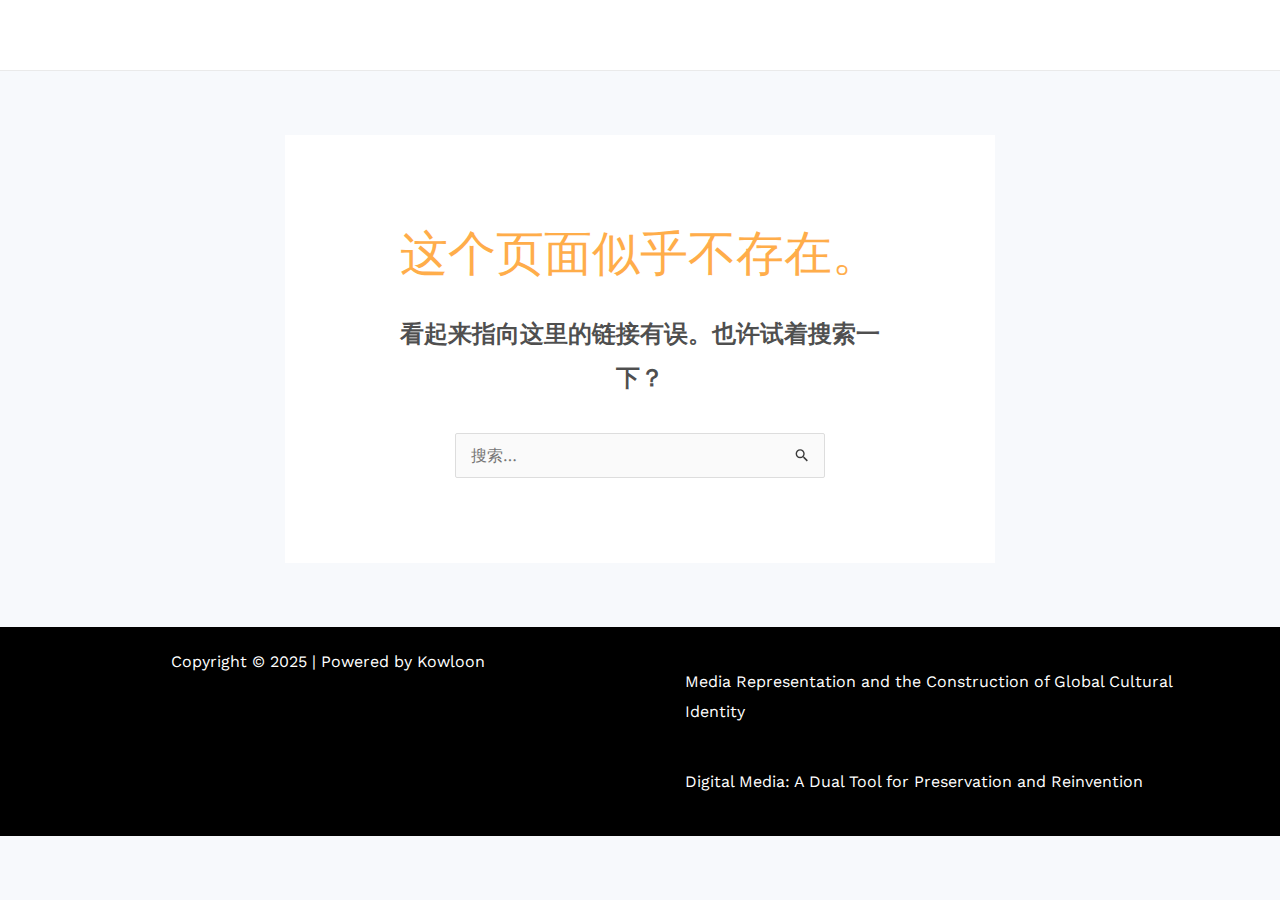
<file: 404/index.html>
<!DOCTYPE html>
<html lang="zh-Hans">
<head>
<meta charset="UTF-8">
<meta name="viewport" content="width=device-width, initial-scale=1">
	 <link rel="profile" href="https://gmpg.org/xfn/11"> 
	 <title>未找到页面 &#8211; Kowloon</title>
<meta name="robots" content="max-image-preview:large">
	<style>img:is([sizes="auto" i], [sizes^="auto," i]) { contain-intrinsic-size: 3000px 1500px }</style>
	<link rel="dns-prefetch" href="//fonts.googleapis.com">
<link rel="alternate" type="application/rss+xml" title="Kowloon &raquo; Feed" href="https://weng0147.github.io/kowloon/feed/">
<link rel="alternate" type="application/rss+xml" title="Kowloon &raquo; 评论 Feed" href="https://weng0147.github.io/kowloon/comments/feed/">
<script>
window._wpemojiSettings = {"baseUrl":"https:\/\/s.w.org\/images\/core\/emoji\/15.1.0\/72x72\/","ext":".png","svgUrl":"https:\/\/s.w.org\/images\/core\/emoji\/15.1.0\/svg\/","svgExt":".svg","source":{"concatemoji":"https:\/\/weng0147.github.io\/kowloon\/wp-includes\/js\/wp-emoji-release.min.js?ver=6.8.1"}};
/*! This file is auto-generated */
!function(i,n){var o,s,e;function c(e){try{var t={supportTests:e,timestamp:(new Date).valueOf()};sessionStorage.setItem(o,JSON.stringify(t))}catch(e){}}function p(e,t,n){e.clearRect(0,0,e.canvas.width,e.canvas.height),e.fillText(t,0,0);var t=new Uint32Array(e.getImageData(0,0,e.canvas.width,e.canvas.height).data),r=(e.clearRect(0,0,e.canvas.width,e.canvas.height),e.fillText(n,0,0),new Uint32Array(e.getImageData(0,0,e.canvas.width,e.canvas.height).data));return t.every(function(e,t){return e===r[t]})}function u(e,t,n){switch(t){case"flag":return n(e,"🏳️‍⚧️","🏳️​⚧️")?!1:!n(e,"🇺🇳","🇺​🇳")&&!n(e,"🏴󠁧󠁢󠁥󠁮󠁧󠁿","🏴​󠁧​󠁢​󠁥​󠁮​󠁧​󠁿");case"emoji":return!n(e,"🐦‍🔥","🐦​🔥")}return!1}function f(e,t,n){var r="undefined"!=typeof WorkerGlobalScope&&self instanceof WorkerGlobalScope?new OffscreenCanvas(300,150):i.createElement("canvas"),a=r.getContext("2d",{willReadFrequently:!0}),o=(a.textBaseline="top",a.font="600 32px Arial",{});return e.forEach(function(e){o[e]=t(a,e,n)}),o}function t(e){var t=i.createElement("script");t.src=e,t.defer=!0,i.head.appendChild(t)}"undefined"!=typeof Promise&&(o="wpEmojiSettingsSupports",s=["flag","emoji"],n.supports={everything:!0,everythingExceptFlag:!0},e=new Promise(function(e){i.addEventListener("DOMContentLoaded",e,{once:!0})}),new Promise(function(t){var n=function(){try{var e=JSON.parse(sessionStorage.getItem(o));if("object"==typeof e&&"number"==typeof e.timestamp&&(new Date).valueOf()<e.timestamp+604800&&"object"==typeof e.supportTests)return e.supportTests}catch(e){}return null}();if(!n){if("undefined"!=typeof Worker&&"undefined"!=typeof OffscreenCanvas&&"undefined"!=typeof URL&&URL.createObjectURL&&"undefined"!=typeof Blob)try{var e="postMessage("+f.toString()+"("+[JSON.stringify(s),u.toString(),p.toString()].join(",")+"));",r=new Blob([e],{type:"text/javascript"}),a=new Worker(URL.createObjectURL(r),{name:"wpTestEmojiSupports"});return void(a.onmessage=function(e){c(n=e.data),a.terminate(),t(n)})}catch(e){}c(n=f(s,u,p))}t(n)}).then(function(e){for(var t in e)n.supports[t]=e[t],n.supports.everything=n.supports.everything&&n.supports[t],"flag"!==t&&(n.supports.everythingExceptFlag=n.supports.everythingExceptFlag&&n.supports[t]);n.supports.everythingExceptFlag=n.supports.everythingExceptFlag&&!n.supports.flag,n.DOMReady=!1,n.readyCallback=function(){n.DOMReady=!0}}).then(function(){return e}).then(function(){var e;n.supports.everything||(n.readyCallback(),(e=n.source||{}).concatemoji?t(e.concatemoji):e.wpemoji&&e.twemoji&&(t(e.twemoji),t(e.wpemoji)))}))}((window,document),window._wpemojiSettings);
</script>
<link rel="stylesheet" id="astra-theme-css-css" href="https://weng0147.github.io/kowloon/wp-content/themes/astra/assets/css/minified/main.min.css?ver=4.8.0" media="all">
<style id="astra-theme-css-inline-css">:root{--ast-post-nav-space:0;--ast-container-default-xlg-padding:6.67em;--ast-container-default-lg-padding:5.67em;--ast-container-default-slg-padding:4.34em;--ast-container-default-md-padding:3.34em;--ast-container-default-sm-padding:6.67em;--ast-container-default-xs-padding:2.4em;--ast-container-default-xxs-padding:1.4em;--ast-code-block-background:#EEEEEE;--ast-comment-inputs-background:#FAFAFA;--ast-normal-container-width:1200px;--ast-narrow-container-width:750px;--ast-blog-title-font-weight:normal;--ast-blog-meta-weight:inherit;}html{font-size:100%;}a,.page-title{color:var(--ast-global-color-0);}a:hover,a:focus{color:var(--ast-global-color-1);}body,button,input,select,textarea,.ast-button,.ast-custom-button{font-family:'Work Sans',sans-serif;font-weight:400;font-size:16px;font-size:1rem;}blockquote{color:var(--ast-global-color-3);}p,.entry-content p{margin-bottom:1em;}h1,.entry-content h1,h2,.entry-content h2,h3,.entry-content h3,h4,.entry-content h4,h5,.entry-content h5,h6,.entry-content h6,.site-title,.site-title a{font-family:'DM Serif Display',serif;font-weight:600;}.site-title{font-size:35px;font-size:2.1875rem;display:none;}header .custom-logo-link img{max-width:117px;width:117px;}.astra-logo-svg{width:117px;}.site-header .site-description{font-size:15px;font-size:0.9375rem;display:none;}.entry-title{font-size:26px;font-size:1.625rem;}.archive .ast-article-post .ast-article-inner,.blog .ast-article-post .ast-article-inner,.archive .ast-article-post .ast-article-inner:hover,.blog .ast-article-post .ast-article-inner:hover{overflow:hidden;}h1,.entry-content h1{font-size:48px;font-size:3rem;font-family:'DM Serif Display',serif;line-height:1.4em;}h2,.entry-content h2{font-size:38px;font-size:2.375rem;font-family:'DM Serif Display',serif;line-height:1.3em;}h3,.entry-content h3{font-size:30px;font-size:1.875rem;font-family:'DM Serif Display',serif;line-height:1.3em;}h4,.entry-content h4{font-size:24px;font-size:1.5rem;line-height:1.2em;font-family:'DM Serif Display',serif;}h5,.entry-content h5{font-size:21px;font-size:1.3125rem;line-height:1.2em;font-family:'DM Serif Display',serif;}h6,.entry-content h6{font-size:17px;font-size:1.0625rem;line-height:1.25em;font-family:'DM Serif Display',serif;}::selection{background-color:var(--ast-global-color-0);color:#000000;}body,h1,.entry-title a,.entry-content h1,h2,.entry-content h2,h3,.entry-content h3,h4,.entry-content h4,h5,.entry-content h5,h6,.entry-content h6{color:var(--ast-global-color-3);}.tagcloud a:hover,.tagcloud a:focus,.tagcloud a.current-item{color:#000000;border-color:var(--ast-global-color-0);background-color:var(--ast-global-color-0);}input:focus,input[type="text"]:focus,input[type="email"]:focus,input[type="url"]:focus,input[type="password"]:focus,input[type="reset"]:focus,input[type="search"]:focus,textarea:focus{border-color:var(--ast-global-color-0);}input[type="radio"]:checked,input[type=reset],input[type="checkbox"]:checked,input[type="checkbox"]:hover:checked,input[type="checkbox"]:focus:checked,input[type=range]::-webkit-slider-thumb{border-color:var(--ast-global-color-0);background-color:var(--ast-global-color-0);box-shadow:none;}.site-footer a:hover + .post-count,.site-footer a:focus + .post-count{background:var(--ast-global-color-0);border-color:var(--ast-global-color-0);}.single .nav-links .nav-previous,.single .nav-links .nav-next{color:var(--ast-global-color-0);}.entry-meta,.entry-meta *{line-height:1.45;color:var(--ast-global-color-0);}.entry-meta a:not(.ast-button):hover,.entry-meta a:not(.ast-button):hover *,.entry-meta a:not(.ast-button):focus,.entry-meta a:not(.ast-button):focus *,.page-links > .page-link,.page-links .page-link:hover,.post-navigation a:hover{color:var(--ast-global-color-1);}#cat option,.secondary .calendar_wrap thead a,.secondary .calendar_wrap thead a:visited{color:var(--ast-global-color-0);}.secondary .calendar_wrap #today,.ast-progress-val span{background:var(--ast-global-color-0);}.secondary a:hover + .post-count,.secondary a:focus + .post-count{background:var(--ast-global-color-0);border-color:var(--ast-global-color-0);}.calendar_wrap #today > a{color:#000000;}.page-links .page-link,.single .post-navigation a{color:var(--ast-global-color-0);}.ast-search-menu-icon .search-form button.search-submit{padding:0 4px;}.ast-search-menu-icon form.search-form{padding-right:0;}.ast-search-menu-icon.slide-search input.search-field{width:0;}.ast-header-search .ast-search-menu-icon.ast-dropdown-active .search-form,.ast-header-search .ast-search-menu-icon.ast-dropdown-active .search-field:focus{transition:all 0.2s;}.search-form input.search-field:focus{outline:none;}.wp-block-latest-posts > li > a{color:var(--ast-global-color-2);}.widget-title,.widget .wp-block-heading{font-size:22px;font-size:1.375rem;color:var(--ast-global-color-3);}.ast-search-menu-icon.slide-search a:focus-visible:focus-visible,.astra-search-icon:focus-visible,#close:focus-visible,a:focus-visible,.ast-menu-toggle:focus-visible,.site .skip-link:focus-visible,.wp-block-loginout input:focus-visible,.wp-block-search.wp-block-search__button-inside .wp-block-search__inside-wrapper,.ast-header-navigation-arrow:focus-visible,.woocommerce .wc-proceed-to-checkout > .checkout-button:focus-visible,.woocommerce .woocommerce-MyAccount-navigation ul li a:focus-visible,.ast-orders-table__row .ast-orders-table__cell:focus-visible,.woocommerce .woocommerce-order-details .order-again > .button:focus-visible,.woocommerce .woocommerce-message a.button.wc-forward:focus-visible,.woocommerce #minus_qty:focus-visible,.woocommerce #plus_qty:focus-visible,a#ast-apply-coupon:focus-visible,.woocommerce .woocommerce-info a:focus-visible,.woocommerce .astra-shop-summary-wrap a:focus-visible,.woocommerce a.wc-forward:focus-visible,#ast-apply-coupon:focus-visible,.woocommerce-js .woocommerce-mini-cart-item a.remove:focus-visible,#close:focus-visible,.button.search-submit:focus-visible,#search_submit:focus,.normal-search:focus-visible,.ast-header-account-wrap:focus-visible,.woocommerce .ast-on-card-button.ast-quick-view-trigger:focus{outline-style:dotted;outline-color:inherit;outline-width:thin;}input:focus,input[type="text"]:focus,input[type="email"]:focus,input[type="url"]:focus,input[type="password"]:focus,input[type="reset"]:focus,input[type="search"]:focus,input[type="number"]:focus,textarea:focus,.wp-block-search__input:focus,[data-section="section-header-mobile-trigger"] .ast-button-wrap .ast-mobile-menu-trigger-minimal:focus,.ast-mobile-popup-drawer.active .menu-toggle-close:focus,.woocommerce-ordering select.orderby:focus,#ast-scroll-top:focus,#coupon_code:focus,.woocommerce-page #comment:focus,.woocommerce #reviews #respond input#submit:focus,.woocommerce a.add_to_cart_button:focus,.woocommerce .button.single_add_to_cart_button:focus,.woocommerce .woocommerce-cart-form button:focus,.woocommerce .woocommerce-cart-form__cart-item .quantity .qty:focus,.woocommerce .woocommerce-billing-fields .woocommerce-billing-fields__field-wrapper .woocommerce-input-wrapper > .input-text:focus,.woocommerce #order_comments:focus,.woocommerce #place_order:focus,.woocommerce .woocommerce-address-fields .woocommerce-address-fields__field-wrapper .woocommerce-input-wrapper > .input-text:focus,.woocommerce .woocommerce-MyAccount-content form button:focus,.woocommerce .woocommerce-MyAccount-content .woocommerce-EditAccountForm .woocommerce-form-row .woocommerce-Input.input-text:focus,.woocommerce .ast-woocommerce-container .woocommerce-pagination ul.page-numbers li a:focus,body #content .woocommerce form .form-row .select2-container--default .select2-selection--single:focus,#ast-coupon-code:focus,.woocommerce.woocommerce-js .quantity input[type=number]:focus,.woocommerce-js .woocommerce-mini-cart-item .quantity input[type=number]:focus,.woocommerce p#ast-coupon-trigger:focus{border-style:dotted;border-color:inherit;border-width:thin;}input{outline:none;}.ast-logo-title-inline .site-logo-img{padding-right:1em;}.site-logo-img img{ transition:all 0.2s linear;}body .ast-oembed-container *{position:absolute;top:0;width:100%;height:100%;left:0;}body .wp-block-embed-pocket-casts .ast-oembed-container *{position:unset;}.ast-single-post-featured-section + article {margin-top: 2em;}.site-content .ast-single-post-featured-section img {width: 100%;overflow: hidden;object-fit: cover;}.ast-separate-container .site-content .ast-single-post-featured-section + article {margin-top: -80px;z-index: 9;position: relative;border-radius: 4px;}@media (min-width: 922px) {.ast-no-sidebar .site-content .ast-article-image-container--wide {margin-left: -120px;margin-right: -120px;max-width: unset;width: unset;}.ast-left-sidebar .site-content .ast-article-image-container--wide,.ast-right-sidebar .site-content .ast-article-image-container--wide {margin-left: -10px;margin-right: -10px;}.site-content .ast-article-image-container--full {margin-left: calc( -50vw + 50%);margin-right: calc( -50vw + 50%);max-width: 100vw;width: 100vw;}.ast-left-sidebar .site-content .ast-article-image-container--full,.ast-right-sidebar .site-content .ast-article-image-container--full {margin-left: -10px;margin-right: -10px;max-width: inherit;width: auto;}}.site > .ast-single-related-posts-container {margin-top: 0;}@media (min-width: 922px) {.ast-desktop .ast-container--narrow {max-width: var(--ast-narrow-container-width);margin: 0 auto;}}@media (max-width:921.9px){#ast-desktop-header{display:none;}}@media (min-width:922px){#ast-mobile-header{display:none;}}.wp-block-buttons.aligncenter{justify-content:center;}.wp-block-buttons .wp-block-button.is-style-outline .wp-block-button__link.wp-element-button,.ast-outline-button,.wp-block-uagb-buttons-child .uagb-buttons-repeater.ast-outline-button{border-color:#1e2428;border-top-width:2px;border-right-width:2px;border-bottom-width:2px;border-left-width:2px;font-family:'Open Sans',sans-serif;font-weight:700;font-size:14px;font-size:0.875rem;line-height:1em;padding-top:16px;padding-right:30px;padding-bottom:16px;padding-left:30px;border-top-left-radius:4px;border-top-right-radius:4px;border-bottom-right-radius:4px;border-bottom-left-radius:4px;}.wp-block-buttons .wp-block-button.is-style-outline > .wp-block-button__link:not(.has-text-color),.wp-block-buttons .wp-block-button.wp-block-button__link.is-style-outline:not(.has-text-color),.ast-outline-button{color:var(--ast-global-color-2);}.wp-block-button.is-style-outline .wp-block-button__link:hover,.wp-block-buttons .wp-block-button.is-style-outline .wp-block-button__link:focus,.wp-block-buttons .wp-block-button.is-style-outline > .wp-block-button__link:not(.has-text-color):hover,.wp-block-buttons .wp-block-button.wp-block-button__link.is-style-outline:not(.has-text-color):hover,.ast-outline-button:hover,.ast-outline-button:focus,.wp-block-uagb-buttons-child .uagb-buttons-repeater.ast-outline-button:hover,.wp-block-uagb-buttons-child .uagb-buttons-repeater.ast-outline-button:focus{color:#ffffff;background-color:var(--ast-global-color-1);border-color:var(--ast-global-color-1);}.wp-block-button .wp-block-button__link.wp-element-button.is-style-outline:not(.has-background),.wp-block-button.is-style-outline>.wp-block-button__link.wp-element-button:not(.has-background),.ast-outline-button{background-color:transparent;}@media (max-width:921px){.wp-block-buttons .wp-block-button.is-style-outline .wp-block-button__link.wp-element-button,.ast-outline-button,.wp-block-uagb-buttons-child .uagb-buttons-repeater.ast-outline-button{padding-top:16px;padding-right:30px;padding-bottom:16px;padding-left:30px;border-top-left-radius:4px;border-top-right-radius:4px;border-bottom-right-radius:4px;border-bottom-left-radius:4px;}}@media (max-width:544px){.wp-block-buttons .wp-block-button.is-style-outline .wp-block-button__link.wp-element-button,.ast-outline-button,.wp-block-uagb-buttons-child .uagb-buttons-repeater.ast-outline-button{padding-top:14px;padding-right:24px;padding-bottom:14px;padding-left:24px;border-top-left-radius:4px;border-top-right-radius:4px;border-bottom-right-radius:4px;border-bottom-left-radius:4px;}}.entry-content[ast-blocks-layout] > figure{margin-bottom:1em;}@media (max-width:921px){.ast-separate-container #primary,.ast-separate-container #secondary{padding:1.5em 0;}#primary,#secondary{padding:1.5em 0;margin:0;}.ast-left-sidebar #content > .ast-container{display:flex;flex-direction:column-reverse;width:100%;}.ast-separate-container .ast-article-post,.ast-separate-container .ast-article-single{padding:1.5em 2.14em;}.ast-author-box img.avatar{margin:20px 0 0 0;}}@media (min-width:922px){.ast-separate-container.ast-right-sidebar #primary,.ast-separate-container.ast-left-sidebar #primary{border:0;}.search-no-results.ast-separate-container #primary{margin-bottom:4em;}}.ast-404-layout-1 .ast-404-text{font-size:200px;font-size:12.5rem;}@media (min-width:922px){.error404.ast-separate-container #primary{margin-bottom:4em;}}@media (max-width:920px){.ast-404-layout-1 .ast-404-text{font-size:100px;font-size:6.25rem;}}.wp-block-button .wp-block-button__link{color:var(--ast-global-color-5);}.wp-block-button .wp-block-button__link:hover,.wp-block-button .wp-block-button__link:focus{color:var(--ast-global-color-0);background-color:rgba(255,255,255,0);border-color:var(--ast-global-color-0);}.wp-block-button .wp-block-button__link,.wp-block-search .wp-block-search__button,body .wp-block-file .wp-block-file__button{border-style:solid;border-top-width:2px;border-right-width:2px;border-left-width:2px;border-bottom-width:2px;border-color:rgba(255,255,255,0);background-color:var(--ast-global-color-1);color:var(--ast-global-color-5);font-family:'Open Sans',sans-serif;font-weight:700;line-height:1em;font-size:14px;font-size:0.875rem;border-top-left-radius:4px;border-top-right-radius:4px;border-bottom-right-radius:4px;border-bottom-left-radius:4px;padding-top:16px;padding-right:30px;padding-bottom:16px;padding-left:30px;}@media (max-width:544px){.wp-block-button .wp-block-button__link,.wp-block-search .wp-block-search__button,body .wp-block-file .wp-block-file__button{padding-top:14px;padding-right:24px;padding-bottom:14px;padding-left:24px;}}.menu-toggle,button,.ast-button,.ast-custom-button,.button,input#submit,input[type="button"],input[type="submit"],input[type="reset"],form[CLASS*="wp-block-search__"].wp-block-search .wp-block-search__inside-wrapper .wp-block-search__button,body .wp-block-file .wp-block-file__button,.woocommerce-js a.button,.woocommerce button.button,.woocommerce .woocommerce-message a.button,.woocommerce #respond input#submit.alt,.woocommerce input.button.alt,.woocommerce input.button,.woocommerce input.button:disabled,.woocommerce input.button:disabled[disabled],.woocommerce input.button:disabled:hover,.woocommerce input.button:disabled[disabled]:hover,.woocommerce #respond input#submit,.woocommerce button.button.alt.disabled,.wc-block-grid__products .wc-block-grid__product .wp-block-button__link,.wc-block-grid__product-onsale,[CLASS*="wc-block"] button,.woocommerce-js .astra-cart-drawer .astra-cart-drawer-content .woocommerce-mini-cart__buttons .button:not(.checkout):not(.ast-continue-shopping),.woocommerce-js .astra-cart-drawer .astra-cart-drawer-content .woocommerce-mini-cart__buttons a.checkout,.woocommerce button.button.alt.disabled.wc-variation-selection-needed,[CLASS*="wc-block"] .wc-block-components-button{border-style:solid;border-top-width:2px;border-right-width:2px;border-left-width:2px;border-bottom-width:2px;color:var(--ast-global-color-5);border-color:rgba(255,255,255,0);background-color:var(--ast-global-color-1);padding-top:16px;padding-right:30px;padding-bottom:16px;padding-left:30px;font-family:'Open Sans',sans-serif;font-weight:700;font-size:14px;font-size:0.875rem;line-height:1em;border-top-left-radius:4px;border-top-right-radius:4px;border-bottom-right-radius:4px;border-bottom-left-radius:4px;}button:focus,.menu-toggle:hover,button:hover,.ast-button:hover,.ast-custom-button:hover .button:hover,.ast-custom-button:hover ,input[type=reset]:hover,input[type=reset]:focus,input#submit:hover,input#submit:focus,input[type="button"]:hover,input[type="button"]:focus,input[type="submit"]:hover,input[type="submit"]:focus,form[CLASS*="wp-block-search__"].wp-block-search .wp-block-search__inside-wrapper .wp-block-search__button:hover,form[CLASS*="wp-block-search__"].wp-block-search .wp-block-search__inside-wrapper .wp-block-search__button:focus,body .wp-block-file .wp-block-file__button:hover,body .wp-block-file .wp-block-file__button:focus,.woocommerce-js a.button:hover,.woocommerce button.button:hover,.woocommerce .woocommerce-message a.button:hover,.woocommerce #respond input#submit:hover,.woocommerce #respond input#submit.alt:hover,.woocommerce input.button.alt:hover,.woocommerce input.button:hover,.woocommerce button.button.alt.disabled:hover,.wc-block-grid__products .wc-block-grid__product .wp-block-button__link:hover,[CLASS*="wc-block"] button:hover,.woocommerce-js .astra-cart-drawer .astra-cart-drawer-content .woocommerce-mini-cart__buttons .button:not(.checkout):not(.ast-continue-shopping):hover,.woocommerce-js .astra-cart-drawer .astra-cart-drawer-content .woocommerce-mini-cart__buttons a.checkout:hover,.woocommerce button.button.alt.disabled.wc-variation-selection-needed:hover,[CLASS*="wc-block"] .wc-block-components-button:hover,[CLASS*="wc-block"] .wc-block-components-button:focus{color:var(--ast-global-color-0);background-color:rgba(255,255,255,0);border-color:var(--ast-global-color-0);}@media (max-width:544px){.menu-toggle,button,.ast-button,.ast-custom-button,.button,input#submit,input[type="button"],input[type="submit"],input[type="reset"],form[CLASS*="wp-block-search__"].wp-block-search .wp-block-search__inside-wrapper .wp-block-search__button,body .wp-block-file .wp-block-file__button,.woocommerce-js a.button,.woocommerce button.button,.woocommerce .woocommerce-message a.button,.woocommerce #respond input#submit.alt,.woocommerce input.button.alt,.woocommerce input.button,.woocommerce input.button:disabled,.woocommerce input.button:disabled[disabled],.woocommerce input.button:disabled:hover,.woocommerce input.button:disabled[disabled]:hover,.woocommerce #respond input#submit,.woocommerce button.button.alt.disabled,.wc-block-grid__products .wc-block-grid__product .wp-block-button__link,.wc-block-grid__product-onsale,[CLASS*="wc-block"] button,.woocommerce-js .astra-cart-drawer .astra-cart-drawer-content .woocommerce-mini-cart__buttons .button:not(.checkout):not(.ast-continue-shopping),.woocommerce-js .astra-cart-drawer .astra-cart-drawer-content .woocommerce-mini-cart__buttons a.checkout,.woocommerce button.button.alt.disabled.wc-variation-selection-needed,[CLASS*="wc-block"] .wc-block-components-button{padding-top:14px;padding-right:24px;padding-bottom:14px;padding-left:24px;}}@media (max-width:921px){.ast-mobile-header-stack .main-header-bar .ast-search-menu-icon{display:inline-block;}.ast-header-break-point.ast-header-custom-item-outside .ast-mobile-header-stack .main-header-bar .ast-search-icon{margin:0;}.ast-comment-avatar-wrap img{max-width:2.5em;}.ast-comment-meta{padding:0 1.8888em 1.3333em;}.ast-separate-container .ast-comment-list li.depth-1{padding:1.5em 2.14em;}.ast-separate-container .comment-respond{padding:2em 2.14em;}}@media (min-width:544px){.ast-container{max-width:100%;}}@media (max-width:544px){.ast-separate-container .ast-article-post,.ast-separate-container .ast-article-single,.ast-separate-container .comments-title,.ast-separate-container .ast-archive-description{padding:1.5em 1em;}.ast-separate-container #content .ast-container{padding-left:0.54em;padding-right:0.54em;}.ast-separate-container .ast-comment-list .bypostauthor{padding:.5em;}.ast-search-menu-icon.ast-dropdown-active .search-field{width:170px;}} #ast-mobile-header .ast-site-header-cart-li a{pointer-events:none;}body,.ast-separate-container{background-color:var(--ast-global-color-4);background-image:none;}@media (max-width:921px){.widget-title{font-size:22px;font-size:1.375rem;}body,button,input,select,textarea,.ast-button,.ast-custom-button{font-size:16px;font-size:1rem;}#secondary,#secondary button,#secondary input,#secondary select,#secondary textarea{font-size:16px;font-size:1rem;}.site-title{display:none;}.site-header .site-description{display:none;}h1,.entry-content h1{font-size:40px;}h2,.entry-content h2{font-size:32px;}h3,.entry-content h3{font-size:26px;}h4,.entry-content h4{font-size:20px;font-size:1.25rem;}h5,.entry-content h5{font-size:17px;font-size:1.0625rem;}h6,.entry-content h6{font-size:15px;font-size:0.9375rem;}}@media (max-width:544px){.widget-title{font-size:22px;font-size:1.375rem;}body,button,input,select,textarea,.ast-button,.ast-custom-button{font-size:16px;font-size:1rem;}#secondary,#secondary button,#secondary input,#secondary select,#secondary textarea{font-size:16px;font-size:1rem;}.site-title{display:none;}.site-header .site-description{display:none;}h1,.entry-content h1{font-size:36px;}h2,.entry-content h2{font-size:28px;}h3,.entry-content h3{font-size:22px;}h4,.entry-content h4{font-size:18px;font-size:1.125rem;}h5,.entry-content h5{font-size:15px;font-size:0.9375rem;}h6,.entry-content h6{font-size:14px;font-size:0.875rem;}}@media (max-width:544px){html{font-size:100%;}}@media (min-width:922px){.ast-container{max-width:1240px;}}@media (min-width:922px){.ast-narrow-container .site-content > .ast-container{max-width:750px;}}@media (min-width:922px){.ast-narrow-container .site-content > .ast-container{max-width:750px;}}@media (min-width:922px){.site-content .ast-container{display:flex;}}@media (max-width:921px){.site-content .ast-container{flex-direction:column;}}@media (min-width:922px){.main-header-menu .sub-menu .menu-item.ast-left-align-sub-menu:hover > .sub-menu,.main-header-menu .sub-menu .menu-item.ast-left-align-sub-menu.focus > .sub-menu{margin-left:-0px;}}.site .comments-area{padding-bottom:3em;}.wp-block-file {display: flex;align-items: center;flex-wrap: wrap;justify-content: space-between;}.wp-block-pullquote {border: none;}.wp-block-pullquote blockquote::before {content: "\201D";font-family: "Helvetica",sans-serif;display: flex;transform: rotate( 180deg );font-size: 6rem;font-style: normal;line-height: 1;font-weight: bold;align-items: center;justify-content: center;}.has-text-align-right > blockquote::before {justify-content: flex-start;}.has-text-align-left > blockquote::before {justify-content: flex-end;}figure.wp-block-pullquote.is-style-solid-color blockquote {max-width: 100%;text-align: inherit;}html body {--wp--custom--ast-default-block-top-padding: 3em;--wp--custom--ast-default-block-right-padding: 3em;--wp--custom--ast-default-block-bottom-padding: 3em;--wp--custom--ast-default-block-left-padding: 3em;--wp--custom--ast-container-width: 1200px;--wp--custom--ast-content-width-size: 1200px;--wp--custom--ast-wide-width-size: calc(1200px + var(--wp--custom--ast-default-block-left-padding) + var(--wp--custom--ast-default-block-right-padding));}.ast-narrow-container {--wp--custom--ast-content-width-size: 750px;--wp--custom--ast-wide-width-size: 750px;}@media(max-width: 921px) {html body {--wp--custom--ast-default-block-top-padding: 3em;--wp--custom--ast-default-block-right-padding: 2em;--wp--custom--ast-default-block-bottom-padding: 3em;--wp--custom--ast-default-block-left-padding: 2em;}}@media(max-width: 544px) {html body {--wp--custom--ast-default-block-top-padding: 3em;--wp--custom--ast-default-block-right-padding: 1.5em;--wp--custom--ast-default-block-bottom-padding: 3em;--wp--custom--ast-default-block-left-padding: 1.5em;}}.entry-content > .wp-block-group,.entry-content > .wp-block-cover,.entry-content > .wp-block-columns {padding-top: var(--wp--custom--ast-default-block-top-padding);padding-right: var(--wp--custom--ast-default-block-right-padding);padding-bottom: var(--wp--custom--ast-default-block-bottom-padding);padding-left: var(--wp--custom--ast-default-block-left-padding);}.ast-plain-container.ast-no-sidebar .entry-content > .alignfull,.ast-page-builder-template .ast-no-sidebar .entry-content > .alignfull {margin-left: calc( -50vw + 50%);margin-right: calc( -50vw + 50%);max-width: 100vw;width: 100vw;}.ast-plain-container.ast-no-sidebar .entry-content .alignfull .alignfull,.ast-page-builder-template.ast-no-sidebar .entry-content .alignfull .alignfull,.ast-plain-container.ast-no-sidebar .entry-content .alignfull .alignwide,.ast-page-builder-template.ast-no-sidebar .entry-content .alignfull .alignwide,.ast-plain-container.ast-no-sidebar .entry-content .alignwide .alignfull,.ast-page-builder-template.ast-no-sidebar .entry-content .alignwide .alignfull,.ast-plain-container.ast-no-sidebar .entry-content .alignwide .alignwide,.ast-page-builder-template.ast-no-sidebar .entry-content .alignwide .alignwide,.ast-plain-container.ast-no-sidebar .entry-content .wp-block-column .alignfull,.ast-page-builder-template.ast-no-sidebar .entry-content .wp-block-column .alignfull,.ast-plain-container.ast-no-sidebar .entry-content .wp-block-column .alignwide,.ast-page-builder-template.ast-no-sidebar .entry-content .wp-block-column .alignwide {margin-left: auto;margin-right: auto;width: 100%;}[ast-blocks-layout] .wp-block-separator:not(.is-style-dots) {height: 0;}[ast-blocks-layout] .wp-block-separator {margin: 20px auto;}[ast-blocks-layout] .wp-block-separator:not(.is-style-wide):not(.is-style-dots) {max-width: 100px;}[ast-blocks-layout] .wp-block-separator.has-background {padding: 0;}.entry-content[ast-blocks-layout] > * {max-width: var(--wp--custom--ast-content-width-size);margin-left: auto;margin-right: auto;}.entry-content[ast-blocks-layout] > .alignwide {max-width: var(--wp--custom--ast-wide-width-size);}.entry-content[ast-blocks-layout] .alignfull {max-width: none;}.entry-content .wp-block-columns {margin-bottom: 0;}blockquote {margin: 1.5em;border-color: rgba(0,0,0,0.05);}.wp-block-quote:not(.has-text-align-right):not(.has-text-align-center) {border-left: 5px solid rgba(0,0,0,0.05);}.has-text-align-right > blockquote,blockquote.has-text-align-right {border-right: 5px solid rgba(0,0,0,0.05);}.has-text-align-left > blockquote,blockquote.has-text-align-left {border-left: 5px solid rgba(0,0,0,0.05);}.wp-block-site-tagline,.wp-block-latest-posts .read-more {margin-top: 15px;}.wp-block-loginout p label {display: block;}.wp-block-loginout p:not(.login-remember):not(.login-submit) input {width: 100%;}.wp-block-loginout input:focus {border-color: transparent;}.wp-block-loginout input:focus {outline: thin dotted;}.entry-content .wp-block-media-text .wp-block-media-text__content {padding: 0 0 0 8%;}.entry-content .wp-block-media-text.has-media-on-the-right .wp-block-media-text__content {padding: 0 8% 0 0;}.entry-content .wp-block-media-text.has-background .wp-block-media-text__content {padding: 8%;}.entry-content .wp-block-cover:not([class*="background-color"]) .wp-block-cover__inner-container,.entry-content .wp-block-cover:not([class*="background-color"]) .wp-block-cover-image-text,.entry-content .wp-block-cover:not([class*="background-color"]) .wp-block-cover-text,.entry-content .wp-block-cover-image:not([class*="background-color"]) .wp-block-cover__inner-container,.entry-content .wp-block-cover-image:not([class*="background-color"]) .wp-block-cover-image-text,.entry-content .wp-block-cover-image:not([class*="background-color"]) .wp-block-cover-text {color: var(--ast-global-color-5);}.wp-block-loginout .login-remember input {width: 1.1rem;height: 1.1rem;margin: 0 5px 4px 0;vertical-align: middle;}.wp-block-latest-posts > li > *:first-child,.wp-block-latest-posts:not(.is-grid) > li:first-child {margin-top: 0;}.entry-content .wp-block-buttons,.entry-content .wp-block-uagb-buttons {margin-bottom: 1.5em;}.wp-block-search__inside-wrapper .wp-block-search__input {padding: 0 10px;color: var(--ast-global-color-3);background: var(--ast-global-color-5);border-color: var(--ast-border-color);}.wp-block-latest-posts .read-more {margin-bottom: 1.5em;}.wp-block-search__no-button .wp-block-search__inside-wrapper .wp-block-search__input {padding-top: 5px;padding-bottom: 5px;}.wp-block-latest-posts .wp-block-latest-posts__post-date,.wp-block-latest-posts .wp-block-latest-posts__post-author {font-size: 1rem;}.wp-block-latest-posts > li > *,.wp-block-latest-posts:not(.is-grid) > li {margin-top: 12px;margin-bottom: 12px;}.ast-page-builder-template .entry-content[ast-blocks-layout] > *,.ast-page-builder-template .entry-content[ast-blocks-layout] > .alignfull > * {max-width: none;}.ast-page-builder-template .entry-content[ast-blocks-layout] > .alignwide > * {max-width: var(--wp--custom--ast-wide-width-size);}.ast-page-builder-template .entry-content[ast-blocks-layout] > .inherit-container-width > *,.ast-page-builder-template .entry-content[ast-blocks-layout] > * > *,.entry-content[ast-blocks-layout] > .wp-block-cover .wp-block-cover__inner-container {max-width: var(--wp--custom--ast-content-width-size) ;margin-left: auto;margin-right: auto;}.entry-content[ast-blocks-layout] .wp-block-cover:not(.alignleft):not(.alignright) {width: auto;}@media(max-width: 1200px) {.ast-separate-container .entry-content > .alignfull,.ast-separate-container .entry-content[ast-blocks-layout] > .alignwide,.ast-plain-container .entry-content[ast-blocks-layout] > .alignwide,.ast-plain-container .entry-content .alignfull {margin-left: calc(-1 * min(var(--ast-container-default-xlg-padding),20px)) ;margin-right: calc(-1 * min(var(--ast-container-default-xlg-padding),20px));}}@media(min-width: 1201px) {.ast-separate-container .entry-content > .alignfull {margin-left: calc(-1 * var(--ast-container-default-xlg-padding) );margin-right: calc(-1 * var(--ast-container-default-xlg-padding) );}.ast-separate-container .entry-content[ast-blocks-layout] > .alignwide,.ast-plain-container .entry-content[ast-blocks-layout] > .alignwide {margin-left: calc(-1 * var(--wp--custom--ast-default-block-left-padding) );margin-right: calc(-1 * var(--wp--custom--ast-default-block-right-padding) );}}@media(min-width: 921px) {.ast-separate-container .entry-content .wp-block-group.alignwide:not(.inherit-container-width) > :where(:not(.alignleft):not(.alignright)),.ast-plain-container .entry-content .wp-block-group.alignwide:not(.inherit-container-width) > :where(:not(.alignleft):not(.alignright)) {max-width: calc( var(--wp--custom--ast-content-width-size) + 80px );}.ast-plain-container.ast-right-sidebar .entry-content[ast-blocks-layout] .alignfull,.ast-plain-container.ast-left-sidebar .entry-content[ast-blocks-layout] .alignfull {margin-left: -60px;margin-right: -60px;}}@media(min-width: 544px) {.entry-content > .alignleft {margin-right: 20px;}.entry-content > .alignright {margin-left: 20px;}}@media (max-width:544px){.wp-block-columns .wp-block-column:not(:last-child){margin-bottom:20px;}.wp-block-latest-posts{margin:0;}}@media( max-width: 600px ) {.entry-content .wp-block-media-text .wp-block-media-text__content,.entry-content .wp-block-media-text.has-media-on-the-right .wp-block-media-text__content {padding: 8% 0 0;}.entry-content .wp-block-media-text.has-background .wp-block-media-text__content {padding: 8%;}}.ast-page-builder-template .entry-header {padding-left: 0;}.ast-narrow-container .site-content .wp-block-uagb-image--align-full .wp-block-uagb-image__figure {max-width: 100%;margin-left: auto;margin-right: auto;}:root .has-ast-global-color-0-color{color:var(--ast-global-color-0);}:root .has-ast-global-color-0-background-color{background-color:var(--ast-global-color-0);}:root .wp-block-button .has-ast-global-color-0-color{color:var(--ast-global-color-0);}:root .wp-block-button .has-ast-global-color-0-background-color{background-color:var(--ast-global-color-0);}:root .has-ast-global-color-1-color{color:var(--ast-global-color-1);}:root .has-ast-global-color-1-background-color{background-color:var(--ast-global-color-1);}:root .wp-block-button .has-ast-global-color-1-color{color:var(--ast-global-color-1);}:root .wp-block-button .has-ast-global-color-1-background-color{background-color:var(--ast-global-color-1);}:root .has-ast-global-color-2-color{color:var(--ast-global-color-2);}:root .has-ast-global-color-2-background-color{background-color:var(--ast-global-color-2);}:root .wp-block-button .has-ast-global-color-2-color{color:var(--ast-global-color-2);}:root .wp-block-button .has-ast-global-color-2-background-color{background-color:var(--ast-global-color-2);}:root .has-ast-global-color-3-color{color:var(--ast-global-color-3);}:root .has-ast-global-color-3-background-color{background-color:var(--ast-global-color-3);}:root .wp-block-button .has-ast-global-color-3-color{color:var(--ast-global-color-3);}:root .wp-block-button .has-ast-global-color-3-background-color{background-color:var(--ast-global-color-3);}:root .has-ast-global-color-4-color{color:var(--ast-global-color-4);}:root .has-ast-global-color-4-background-color{background-color:var(--ast-global-color-4);}:root .wp-block-button .has-ast-global-color-4-color{color:var(--ast-global-color-4);}:root .wp-block-button .has-ast-global-color-4-background-color{background-color:var(--ast-global-color-4);}:root .has-ast-global-color-5-color{color:var(--ast-global-color-5);}:root .has-ast-global-color-5-background-color{background-color:var(--ast-global-color-5);}:root .wp-block-button .has-ast-global-color-5-color{color:var(--ast-global-color-5);}:root .wp-block-button .has-ast-global-color-5-background-color{background-color:var(--ast-global-color-5);}:root .has-ast-global-color-6-color{color:var(--ast-global-color-6);}:root .has-ast-global-color-6-background-color{background-color:var(--ast-global-color-6);}:root .wp-block-button .has-ast-global-color-6-color{color:var(--ast-global-color-6);}:root .wp-block-button .has-ast-global-color-6-background-color{background-color:var(--ast-global-color-6);}:root .has-ast-global-color-7-color{color:var(--ast-global-color-7);}:root .has-ast-global-color-7-background-color{background-color:var(--ast-global-color-7);}:root .wp-block-button .has-ast-global-color-7-color{color:var(--ast-global-color-7);}:root .wp-block-button .has-ast-global-color-7-background-color{background-color:var(--ast-global-color-7);}:root .has-ast-global-color-8-color{color:var(--ast-global-color-8);}:root .has-ast-global-color-8-background-color{background-color:var(--ast-global-color-8);}:root .wp-block-button .has-ast-global-color-8-color{color:var(--ast-global-color-8);}:root .wp-block-button .has-ast-global-color-8-background-color{background-color:var(--ast-global-color-8);}:root{--ast-global-color-0:#ffad4a;--ast-global-color-1:#000000;--ast-global-color-2:#000000;--ast-global-color-3:rgba(0,0,0,0.7);--ast-global-color-4:#f7f9fc;--ast-global-color-5:#FFFFFF;--ast-global-color-6:#bec4c9;--ast-global-color-7:#000716;--ast-global-color-8:#bfd1ff;}:root {--ast-border-color : #dddddd;}.ast-breadcrumbs .trail-browse,.ast-breadcrumbs .trail-items,.ast-breadcrumbs .trail-items li{display:inline-block;margin:0;padding:0;border:none;background:inherit;text-indent:0;text-decoration:none;}.ast-breadcrumbs .trail-browse{font-size:inherit;font-style:inherit;font-weight:inherit;color:inherit;}.ast-breadcrumbs .trail-items{list-style:none;}.trail-items li::after{padding:0 0.3em;content:"\00bb";}.trail-items li:last-of-type::after{display:none;}h1,.entry-content h1,h2,.entry-content h2,h3,.entry-content h3,h4,.entry-content h4,h5,.entry-content h5,h6,.entry-content h6{color:var(--ast-global-color-2);}@media (max-width:921px){.ast-builder-grid-row-container.ast-builder-grid-row-tablet-3-firstrow .ast-builder-grid-row > *:first-child,.ast-builder-grid-row-container.ast-builder-grid-row-tablet-3-lastrow .ast-builder-grid-row > *:last-child{grid-column:1 / -1;}}@media (max-width:544px){.ast-builder-grid-row-container.ast-builder-grid-row-mobile-3-firstrow .ast-builder-grid-row > *:first-child,.ast-builder-grid-row-container.ast-builder-grid-row-mobile-3-lastrow .ast-builder-grid-row > *:last-child{grid-column:1 / -1;}}.ast-builder-layout-element[data-section="title_tagline"]{display:flex;}@media (max-width:921px){.ast-header-break-point .ast-builder-layout-element[data-section="title_tagline"]{display:flex;}}@media (max-width:544px){.ast-header-break-point .ast-builder-layout-element[data-section="title_tagline"]{display:flex;}}.ast-builder-menu-1{font-family:Helvetica,Verdana,Arial,sans-serif;font-weight:inherit;}.ast-builder-menu-1 .menu-item > .menu-link{color:#ffffff;}.ast-builder-menu-1 .menu-item > .ast-menu-toggle{color:#ffffff;}.ast-builder-menu-1 .menu-item:hover > .menu-link,.ast-builder-menu-1 .inline-on-mobile .menu-item:hover > .ast-menu-toggle{color:#ffffff;}.ast-builder-menu-1 .menu-item:hover > .ast-menu-toggle{color:#ffffff;}.ast-builder-menu-1 .menu-item.current-menu-item > .menu-link,.ast-builder-menu-1 .inline-on-mobile .menu-item.current-menu-item > .ast-menu-toggle,.ast-builder-menu-1 .current-menu-ancestor > .menu-link{color:#ffffff;}.ast-builder-menu-1 .menu-item.current-menu-item > .ast-menu-toggle{color:#ffffff;}.ast-builder-menu-1 .sub-menu,.ast-builder-menu-1 .inline-on-mobile .sub-menu{border-top-width:2px;border-bottom-width:0px;border-right-width:0px;border-left-width:0px;border-color:var(--ast-global-color-0);border-style:solid;}.ast-builder-menu-1 .main-header-menu > .menu-item > .sub-menu,.ast-builder-menu-1 .main-header-menu > .menu-item > .astra-full-megamenu-wrapper{margin-top:0px;}.ast-desktop .ast-builder-menu-1 .main-header-menu > .menu-item > .sub-menu:before,.ast-desktop .ast-builder-menu-1 .main-header-menu > .menu-item > .astra-full-megamenu-wrapper:before{height:calc( 0px + 5px );}.ast-desktop .ast-builder-menu-1 .menu-item .sub-menu .menu-link{border-style:none;}@media (max-width:921px){.ast-header-break-point .ast-builder-menu-1 .menu-item.menu-item-has-children > .ast-menu-toggle{top:0;}.ast-builder-menu-1 .inline-on-mobile .menu-item.menu-item-has-children > .ast-menu-toggle{right:-15px;}.ast-builder-menu-1 .menu-item-has-children > .menu-link:after{content:unset;}.ast-builder-menu-1 .main-header-menu > .menu-item > .sub-menu,.ast-builder-menu-1 .main-header-menu > .menu-item > .astra-full-megamenu-wrapper{margin-top:0;}}@media (max-width:544px){.ast-header-break-point .ast-builder-menu-1 .menu-item.menu-item-has-children > .ast-menu-toggle{top:0;}.ast-builder-menu-1 .main-header-menu > .menu-item > .sub-menu,.ast-builder-menu-1 .main-header-menu > .menu-item > .astra-full-megamenu-wrapper{margin-top:0;}}.ast-builder-menu-1{display:flex;}@media (max-width:921px){.ast-header-break-point .ast-builder-menu-1{display:flex;}}@media (max-width:544px){.ast-header-break-point .ast-builder-menu-1{display:flex;}}.ast-desktop .ast-menu-hover-style-underline > .menu-item > .menu-link:before,.ast-desktop .ast-menu-hover-style-overline > .menu-item > .menu-link:before {content: "";position: absolute;width: 100%;right: 50%;height: 1px;background-color: transparent;transform: scale(0,0) translate(-50%,0);transition: transform .3s ease-in-out,color .0s ease-in-out;}.ast-desktop .ast-menu-hover-style-underline > .menu-item:hover > .menu-link:before,.ast-desktop .ast-menu-hover-style-overline > .menu-item:hover > .menu-link:before {width: calc(100% - 1.2em);background-color: currentColor;transform: scale(1,1) translate(50%,0);}.ast-desktop .ast-menu-hover-style-underline > .menu-item > .menu-link:before {bottom: 0;}.ast-desktop .ast-menu-hover-style-overline > .menu-item > .menu-link:before {top: 0;}.ast-desktop .ast-menu-hover-style-zoom > .menu-item > .menu-link:hover {transition: all .3s ease;transform: scale(1.2);}.ast-footer-copyright{text-align:center;}.ast-footer-copyright {color:var(--ast-global-color-5);}@media (max-width:921px){.ast-footer-copyright{text-align:center;}}@media (max-width:544px){.ast-footer-copyright{text-align:center;}}.ast-footer-copyright.ast-builder-layout-element{display:flex;}@media (max-width:921px){.ast-header-break-point .ast-footer-copyright.ast-builder-layout-element{display:flex;}}@media (max-width:544px){.ast-header-break-point .ast-footer-copyright.ast-builder-layout-element{display:flex;}}.site-above-footer-wrap{padding-top:20px;padding-bottom:20px;}.site-above-footer-wrap[data-section="section-above-footer-builder"]{background-color:var(--ast-global-color-1);background-image:none;min-height:60px;}.site-above-footer-wrap[data-section="section-above-footer-builder"] .ast-builder-grid-row{max-width:1200px;min-height:60px;margin-left:auto;margin-right:auto;}.site-above-footer-wrap[data-section="section-above-footer-builder"] .ast-builder-grid-row,.site-above-footer-wrap[data-section="section-above-footer-builder"] .site-footer-section{align-items:flex-start;}.site-above-footer-wrap[data-section="section-above-footer-builder"].ast-footer-row-inline .site-footer-section{display:flex;margin-bottom:0;}.ast-builder-grid-row-2-equal .ast-builder-grid-row{grid-template-columns:repeat( 2,1fr );}@media (max-width:921px){.site-above-footer-wrap[data-section="section-above-footer-builder"].ast-footer-row-tablet-inline .site-footer-section{display:flex;margin-bottom:0;}.site-above-footer-wrap[data-section="section-above-footer-builder"].ast-footer-row-tablet-stack .site-footer-section{display:block;margin-bottom:10px;}.ast-builder-grid-row-container.ast-builder-grid-row-tablet-2-equal .ast-builder-grid-row{grid-template-columns:repeat( 2,1fr );}}@media (max-width:544px){.site-above-footer-wrap[data-section="section-above-footer-builder"].ast-footer-row-mobile-inline .site-footer-section{display:flex;margin-bottom:0;}.site-above-footer-wrap[data-section="section-above-footer-builder"].ast-footer-row-mobile-stack .site-footer-section{display:block;margin-bottom:10px;}.ast-builder-grid-row-container.ast-builder-grid-row-mobile-full .ast-builder-grid-row{grid-template-columns:1fr;}}.site-above-footer-wrap[data-section="section-above-footer-builder"]{display:grid;}@media (max-width:921px){.ast-header-break-point .site-above-footer-wrap[data-section="section-above-footer-builder"]{display:grid;}}@media (max-width:544px){.ast-header-break-point .site-above-footer-wrap[data-section="section-above-footer-builder"]{display:grid;}}.site-footer{background-color:#000000;background-image:none;}.ast-header-break-point .main-header-bar{border-bottom-width:1px;}@media (min-width:922px){.main-header-bar{border-bottom-width:1px;}}.main-header-menu .menu-item, #astra-footer-menu .menu-item, .main-header-bar .ast-masthead-custom-menu-items{-js-display:flex;display:flex;-webkit-box-pack:center;-webkit-justify-content:center;-moz-box-pack:center;-ms-flex-pack:center;justify-content:center;-webkit-box-orient:vertical;-webkit-box-direction:normal;-webkit-flex-direction:column;-moz-box-orient:vertical;-moz-box-direction:normal;-ms-flex-direction:column;flex-direction:column;}.main-header-menu > .menu-item > .menu-link, #astra-footer-menu > .menu-item > .menu-link{height:100%;-webkit-box-align:center;-webkit-align-items:center;-moz-box-align:center;-ms-flex-align:center;align-items:center;-js-display:flex;display:flex;}.ast-header-break-point .main-navigation ul .menu-item .menu-link .icon-arrow:first-of-type svg{top:.2em;margin-top:0px;margin-left:0px;width:.65em;transform:translate(0, -2px) rotateZ(270deg);}.ast-mobile-popup-content .ast-submenu-expanded > .ast-menu-toggle{transform:rotateX(180deg);overflow-y:auto;}@media (min-width:922px){.ast-builder-menu .main-navigation > ul > li:last-child a{margin-right:0;}}.ast-separate-container .ast-article-inner{background-color:transparent;background-image:none;}.ast-separate-container .ast-article-post{background-color:var(--ast-global-color-5);background-image:none;}@media (max-width:921px){.ast-separate-container .ast-article-post{background-color:var(--ast-global-color-5);background-image:none;}}@media (max-width:544px){.ast-separate-container .ast-article-post{background-color:var(--ast-global-color-5);background-image:none;}}.ast-separate-container .ast-article-single:not(.ast-related-post), .woocommerce.ast-separate-container .ast-woocommerce-container, .ast-separate-container .error-404, .ast-separate-container .no-results, .single.ast-separate-container  .ast-author-meta, .ast-separate-container .related-posts-title-wrapper,.ast-separate-container .comments-count-wrapper, .ast-box-layout.ast-plain-container .site-content,.ast-padded-layout.ast-plain-container .site-content, .ast-separate-container .ast-archive-description, .ast-separate-container .comments-area .comment-respond, .ast-separate-container .comments-area .ast-comment-list li, .ast-separate-container .comments-area .comments-title{background-color:var(--ast-global-color-5);background-image:none;}@media (max-width:921px){.ast-separate-container .ast-article-single:not(.ast-related-post), .woocommerce.ast-separate-container .ast-woocommerce-container, .ast-separate-container .error-404, .ast-separate-container .no-results, .single.ast-separate-container  .ast-author-meta, .ast-separate-container .related-posts-title-wrapper,.ast-separate-container .comments-count-wrapper, .ast-box-layout.ast-plain-container .site-content,.ast-padded-layout.ast-plain-container .site-content, .ast-separate-container .ast-archive-description{background-color:var(--ast-global-color-5);background-image:none;}}@media (max-width:544px){.ast-separate-container .ast-article-single:not(.ast-related-post), .woocommerce.ast-separate-container .ast-woocommerce-container, .ast-separate-container .error-404, .ast-separate-container .no-results, .single.ast-separate-container  .ast-author-meta, .ast-separate-container .related-posts-title-wrapper,.ast-separate-container .comments-count-wrapper, .ast-box-layout.ast-plain-container .site-content,.ast-padded-layout.ast-plain-container .site-content, .ast-separate-container .ast-archive-description{background-color:var(--ast-global-color-5);background-image:none;}}.ast-separate-container.ast-two-container #secondary .widget{background-color:var(--ast-global-color-5);background-image:none;}@media (max-width:921px){.ast-separate-container.ast-two-container #secondary .widget{background-color:var(--ast-global-color-5);background-image:none;}}@media (max-width:544px){.ast-separate-container.ast-two-container #secondary .widget{background-color:var(--ast-global-color-5);background-image:none;}}.ast-mobile-header-content > *,.ast-desktop-header-content > * {padding: 10px 0;height: auto;}.ast-mobile-header-content > *:first-child,.ast-desktop-header-content > *:first-child {padding-top: 10px;}.ast-mobile-header-content > .ast-builder-menu,.ast-desktop-header-content > .ast-builder-menu {padding-top: 0;}.ast-mobile-header-content > *:last-child,.ast-desktop-header-content > *:last-child {padding-bottom: 0;}.ast-mobile-header-content .ast-search-menu-icon.ast-inline-search label,.ast-desktop-header-content .ast-search-menu-icon.ast-inline-search label {width: 100%;}.ast-desktop-header-content .main-header-bar-navigation .ast-submenu-expanded > .ast-menu-toggle::before {transform: rotateX(180deg);}#ast-desktop-header .ast-desktop-header-content,.ast-mobile-header-content .ast-search-icon,.ast-desktop-header-content .ast-search-icon,.ast-mobile-header-wrap .ast-mobile-header-content,.ast-main-header-nav-open.ast-popup-nav-open .ast-mobile-header-wrap .ast-mobile-header-content,.ast-main-header-nav-open.ast-popup-nav-open .ast-desktop-header-content {display: none;}.ast-main-header-nav-open.ast-header-break-point #ast-desktop-header .ast-desktop-header-content,.ast-main-header-nav-open.ast-header-break-point .ast-mobile-header-wrap .ast-mobile-header-content {display: block;}.ast-desktop .ast-desktop-header-content .astra-menu-animation-slide-up > .menu-item > .sub-menu,.ast-desktop .ast-desktop-header-content .astra-menu-animation-slide-up > .menu-item .menu-item > .sub-menu,.ast-desktop .ast-desktop-header-content .astra-menu-animation-slide-down > .menu-item > .sub-menu,.ast-desktop .ast-desktop-header-content .astra-menu-animation-slide-down > .menu-item .menu-item > .sub-menu,.ast-desktop .ast-desktop-header-content .astra-menu-animation-fade > .menu-item > .sub-menu,.ast-desktop .ast-desktop-header-content .astra-menu-animation-fade > .menu-item .menu-item > .sub-menu {opacity: 1;visibility: visible;}.ast-hfb-header.ast-default-menu-enable.ast-header-break-point .ast-mobile-header-wrap .ast-mobile-header-content .main-header-bar-navigation {width: unset;margin: unset;}.ast-mobile-header-content.content-align-flex-end .main-header-bar-navigation .menu-item-has-children > .ast-menu-toggle,.ast-desktop-header-content.content-align-flex-end .main-header-bar-navigation .menu-item-has-children > .ast-menu-toggle {left: calc( 20px - 0.907em);right: auto;}.ast-mobile-header-content .ast-search-menu-icon,.ast-mobile-header-content .ast-search-menu-icon.slide-search,.ast-desktop-header-content .ast-search-menu-icon,.ast-desktop-header-content .ast-search-menu-icon.slide-search {width: 100%;position: relative;display: block;right: auto;transform: none;}.ast-mobile-header-content .ast-search-menu-icon.slide-search .search-form,.ast-mobile-header-content .ast-search-menu-icon .search-form,.ast-desktop-header-content .ast-search-menu-icon.slide-search .search-form,.ast-desktop-header-content .ast-search-menu-icon .search-form {right: 0;visibility: visible;opacity: 1;position: relative;top: auto;transform: none;padding: 0;display: block;overflow: hidden;}.ast-mobile-header-content .ast-search-menu-icon.ast-inline-search .search-field,.ast-mobile-header-content .ast-search-menu-icon .search-field,.ast-desktop-header-content .ast-search-menu-icon.ast-inline-search .search-field,.ast-desktop-header-content .ast-search-menu-icon .search-field {width: 100%;padding-right: 5.5em;}.ast-mobile-header-content .ast-search-menu-icon .search-submit,.ast-desktop-header-content .ast-search-menu-icon .search-submit {display: block;position: absolute;height: 100%;top: 0;right: 0;padding: 0 1em;border-radius: 0;}.ast-hfb-header.ast-default-menu-enable.ast-header-break-point .ast-mobile-header-wrap .ast-mobile-header-content .main-header-bar-navigation ul .sub-menu .menu-link {padding-left: 30px;}.ast-hfb-header.ast-default-menu-enable.ast-header-break-point .ast-mobile-header-wrap .ast-mobile-header-content .main-header-bar-navigation .sub-menu .menu-item .menu-item .menu-link {padding-left: 40px;}.ast-mobile-popup-drawer.active .ast-mobile-popup-inner{background-color:#ffffff;;}.ast-mobile-header-wrap .ast-mobile-header-content, .ast-desktop-header-content{background-color:#ffffff;;}.ast-mobile-popup-content > *, .ast-mobile-header-content > *, .ast-desktop-popup-content > *, .ast-desktop-header-content > *{padding-top:0px;padding-bottom:0px;}.content-align-flex-start .ast-builder-layout-element{justify-content:flex-start;}.content-align-flex-start .main-header-menu{text-align:left;}.ast-mobile-popup-drawer.active .menu-toggle-close{color:#3a3a3a;}.ast-mobile-header-wrap .ast-primary-header-bar,.ast-primary-header-bar .site-primary-header-wrap{min-height:70px;}.ast-desktop .ast-primary-header-bar .main-header-menu > .menu-item{line-height:70px;}.ast-header-break-point #masthead .ast-mobile-header-wrap .ast-primary-header-bar,.ast-header-break-point #masthead .ast-mobile-header-wrap .ast-below-header-bar,.ast-header-break-point #masthead .ast-mobile-header-wrap .ast-above-header-bar{padding-left:20px;padding-right:20px;}.ast-header-break-point .ast-primary-header-bar{border-bottom-width:1px;border-bottom-color:#eaeaea;border-bottom-style:solid;}@media (min-width:922px){.ast-primary-header-bar{border-bottom-width:1px;border-bottom-color:#eaeaea;border-bottom-style:solid;}}.ast-primary-header-bar{background-color:#ffffff;}.ast-primary-header-bar{display:block;}@media (max-width:921px){.ast-header-break-point .ast-primary-header-bar{display:grid;}}@media (max-width:544px){.ast-header-break-point .ast-primary-header-bar{display:grid;}}[data-section="section-header-mobile-trigger"] .ast-button-wrap .ast-mobile-menu-trigger-minimal{color:var(--ast-global-color-0);border:none;background:transparent;}[data-section="section-header-mobile-trigger"] .ast-button-wrap .mobile-menu-toggle-icon .ast-mobile-svg{width:20px;height:20px;fill:var(--ast-global-color-0);}[data-section="section-header-mobile-trigger"] .ast-button-wrap .mobile-menu-wrap .mobile-menu{color:var(--ast-global-color-0);}.footer-nav-wrap .astra-footer-vertical-menu {display: grid;}@media (min-width: 769px) {.footer-nav-wrap .astra-footer-horizontal-menu li {margin: 0;}.footer-nav-wrap .astra-footer-horizontal-menu a {padding: 0 0.5em;}}@media (min-width: 769px) {.footer-nav-wrap .astra-footer-horizontal-menu li:first-child a {padding-left: 0;}.footer-nav-wrap .astra-footer-horizontal-menu li:last-child a {padding-right: 0;}}.footer-widget-area[data-section="section-footer-menu"] .astra-footer-horizontal-menu{justify-content:flex-start;}.footer-widget-area[data-section="section-footer-menu"] .astra-footer-vertical-menu .menu-item{align-items:flex-start;}#astra-footer-menu .menu-item > a{color:#ffffff;padding-top:20px;padding-bottom:20px;padding-left:20px;padding-right:20px;}@media (max-width:921px){.footer-widget-area[data-section="section-footer-menu"] .astra-footer-tablet-horizontal-menu{justify-content:center;display:flex;}.footer-widget-area[data-section="section-footer-menu"] .astra-footer-tablet-vertical-menu{display:grid;justify-content:center;}.footer-widget-area[data-section="section-footer-menu"] .astra-footer-tablet-vertical-menu .menu-item{align-items:center;}#astra-footer-menu .menu-item > a{padding-top:0px;padding-bottom:0px;padding-left:20px;padding-right:20px;}}@media (max-width:544px){.footer-widget-area[data-section="section-footer-menu"] .astra-footer-mobile-horizontal-menu{justify-content:center;display:flex;}.footer-widget-area[data-section="section-footer-menu"] .astra-footer-mobile-vertical-menu{display:grid;justify-content:center;}.footer-widget-area[data-section="section-footer-menu"] .astra-footer-mobile-vertical-menu .menu-item{align-items:center;}}.footer-widget-area[data-section="section-footer-menu"]{display:block;}@media (max-width:921px){.ast-header-break-point .footer-widget-area[data-section="section-footer-menu"]{display:block;}}@media (max-width:544px){.ast-header-break-point .footer-widget-area[data-section="section-footer-menu"]{display:block;}}</style>
<link rel="stylesheet" id="astra-google-fonts-css" href="https://fonts.googleapis.com/css?family=Work+Sans%3A400%7CDM+Serif+Display%3A600%2C400%7COpen+Sans%3A700&#038;display=fallback&#038;ver=4.8.0" media="all">
<style id="wp-emoji-styles-inline-css">img.wp-smiley, img.emoji {
		display: inline !important;
		border: none !important;
		box-shadow: none !important;
		height: 1em !important;
		width: 1em !important;
		margin: 0 0.07em !important;
		vertical-align: -0.1em !important;
		background: none !important;
		padding: 0 !important;
	}</style>
<link rel="stylesheet" id="wp-block-library-css" href="https://weng0147.github.io/kowloon/wp-includes/css/dist/block-library/style.min.css?ver=6.8.1" media="all">
<style id="global-styles-inline-css">:root{--wp--preset--aspect-ratio--square: 1;--wp--preset--aspect-ratio--4-3: 4/3;--wp--preset--aspect-ratio--3-4: 3/4;--wp--preset--aspect-ratio--3-2: 3/2;--wp--preset--aspect-ratio--2-3: 2/3;--wp--preset--aspect-ratio--16-9: 16/9;--wp--preset--aspect-ratio--9-16: 9/16;--wp--preset--color--black: #000000;--wp--preset--color--cyan-bluish-gray: #abb8c3;--wp--preset--color--white: #ffffff;--wp--preset--color--pale-pink: #f78da7;--wp--preset--color--vivid-red: #cf2e2e;--wp--preset--color--luminous-vivid-orange: #ff6900;--wp--preset--color--luminous-vivid-amber: #fcb900;--wp--preset--color--light-green-cyan: #7bdcb5;--wp--preset--color--vivid-green-cyan: #00d084;--wp--preset--color--pale-cyan-blue: #8ed1fc;--wp--preset--color--vivid-cyan-blue: #0693e3;--wp--preset--color--vivid-purple: #9b51e0;--wp--preset--color--ast-global-color-0: var(--ast-global-color-0);--wp--preset--color--ast-global-color-1: var(--ast-global-color-1);--wp--preset--color--ast-global-color-2: var(--ast-global-color-2);--wp--preset--color--ast-global-color-3: var(--ast-global-color-3);--wp--preset--color--ast-global-color-4: var(--ast-global-color-4);--wp--preset--color--ast-global-color-5: var(--ast-global-color-5);--wp--preset--color--ast-global-color-6: var(--ast-global-color-6);--wp--preset--color--ast-global-color-7: var(--ast-global-color-7);--wp--preset--color--ast-global-color-8: var(--ast-global-color-8);--wp--preset--gradient--vivid-cyan-blue-to-vivid-purple: linear-gradient(135deg,rgba(6,147,227,1) 0%,rgb(155,81,224) 100%);--wp--preset--gradient--light-green-cyan-to-vivid-green-cyan: linear-gradient(135deg,rgb(122,220,180) 0%,rgb(0,208,130) 100%);--wp--preset--gradient--luminous-vivid-amber-to-luminous-vivid-orange: linear-gradient(135deg,rgba(252,185,0,1) 0%,rgba(255,105,0,1) 100%);--wp--preset--gradient--luminous-vivid-orange-to-vivid-red: linear-gradient(135deg,rgba(255,105,0,1) 0%,rgb(207,46,46) 100%);--wp--preset--gradient--very-light-gray-to-cyan-bluish-gray: linear-gradient(135deg,rgb(238,238,238) 0%,rgb(169,184,195) 100%);--wp--preset--gradient--cool-to-warm-spectrum: linear-gradient(135deg,rgb(74,234,220) 0%,rgb(151,120,209) 20%,rgb(207,42,186) 40%,rgb(238,44,130) 60%,rgb(251,105,98) 80%,rgb(254,248,76) 100%);--wp--preset--gradient--blush-light-purple: linear-gradient(135deg,rgb(255,206,236) 0%,rgb(152,150,240) 100%);--wp--preset--gradient--blush-bordeaux: linear-gradient(135deg,rgb(254,205,165) 0%,rgb(254,45,45) 50%,rgb(107,0,62) 100%);--wp--preset--gradient--luminous-dusk: linear-gradient(135deg,rgb(255,203,112) 0%,rgb(199,81,192) 50%,rgb(65,88,208) 100%);--wp--preset--gradient--pale-ocean: linear-gradient(135deg,rgb(255,245,203) 0%,rgb(182,227,212) 50%,rgb(51,167,181) 100%);--wp--preset--gradient--electric-grass: linear-gradient(135deg,rgb(202,248,128) 0%,rgb(113,206,126) 100%);--wp--preset--gradient--midnight: linear-gradient(135deg,rgb(2,3,129) 0%,rgb(40,116,252) 100%);--wp--preset--font-size--small: 13px;--wp--preset--font-size--medium: 20px;--wp--preset--font-size--large: 36px;--wp--preset--font-size--x-large: 42px;--wp--preset--spacing--20: 0.44rem;--wp--preset--spacing--30: 0.67rem;--wp--preset--spacing--40: 1rem;--wp--preset--spacing--50: 1.5rem;--wp--preset--spacing--60: 2.25rem;--wp--preset--spacing--70: 3.38rem;--wp--preset--spacing--80: 5.06rem;--wp--preset--shadow--natural: 6px 6px 9px rgba(0, 0, 0, 0.2);--wp--preset--shadow--deep: 12px 12px 50px rgba(0, 0, 0, 0.4);--wp--preset--shadow--sharp: 6px 6px 0px rgba(0, 0, 0, 0.2);--wp--preset--shadow--outlined: 6px 6px 0px -3px rgba(255, 255, 255, 1), 6px 6px rgba(0, 0, 0, 1);--wp--preset--shadow--crisp: 6px 6px 0px rgba(0, 0, 0, 1);}:root { --wp--style--global--content-size: var(--wp--custom--ast-content-width-size);--wp--style--global--wide-size: var(--wp--custom--ast-wide-width-size); }:where(body) { margin: 0; }.wp-site-blocks > .alignleft { float: left; margin-right: 2em; }.wp-site-blocks > .alignright { float: right; margin-left: 2em; }.wp-site-blocks > .aligncenter { justify-content: center; margin-left: auto; margin-right: auto; }:where(.wp-site-blocks) > * { margin-block-start: 24px; margin-block-end: 0; }:where(.wp-site-blocks) > :first-child { margin-block-start: 0; }:where(.wp-site-blocks) > :last-child { margin-block-end: 0; }:root { --wp--style--block-gap: 24px; }:root :where(.is-layout-flow) > :first-child{margin-block-start: 0;}:root :where(.is-layout-flow) > :last-child{margin-block-end: 0;}:root :where(.is-layout-flow) > *{margin-block-start: 24px;margin-block-end: 0;}:root :where(.is-layout-constrained) > :first-child{margin-block-start: 0;}:root :where(.is-layout-constrained) > :last-child{margin-block-end: 0;}:root :where(.is-layout-constrained) > *{margin-block-start: 24px;margin-block-end: 0;}:root :where(.is-layout-flex){gap: 24px;}:root :where(.is-layout-grid){gap: 24px;}.is-layout-flow > .alignleft{float: left;margin-inline-start: 0;margin-inline-end: 2em;}.is-layout-flow > .alignright{float: right;margin-inline-start: 2em;margin-inline-end: 0;}.is-layout-flow > .aligncenter{margin-left: auto !important;margin-right: auto !important;}.is-layout-constrained > .alignleft{float: left;margin-inline-start: 0;margin-inline-end: 2em;}.is-layout-constrained > .alignright{float: right;margin-inline-start: 2em;margin-inline-end: 0;}.is-layout-constrained > .aligncenter{margin-left: auto !important;margin-right: auto !important;}.is-layout-constrained > :where(:not(.alignleft):not(.alignright):not(.alignfull)){max-width: var(--wp--style--global--content-size);margin-left: auto !important;margin-right: auto !important;}.is-layout-constrained > .alignwide{max-width: var(--wp--style--global--wide-size);}body .is-layout-flex{display: flex;}.is-layout-flex{flex-wrap: wrap;align-items: center;}.is-layout-flex > :is(*, div){margin: 0;}body .is-layout-grid{display: grid;}.is-layout-grid > :is(*, div){margin: 0;}body{padding-top: 0px;padding-right: 0px;padding-bottom: 0px;padding-left: 0px;}a:where(:not(.wp-element-button)){text-decoration: none;}:root :where(.wp-element-button, .wp-block-button__link){background-color: #32373c;border-width: 0;color: #fff;font-family: inherit;font-size: inherit;line-height: inherit;padding: calc(0.667em + 2px) calc(1.333em + 2px);text-decoration: none;}.has-black-color{color: var(--wp--preset--color--black) !important;}.has-cyan-bluish-gray-color{color: var(--wp--preset--color--cyan-bluish-gray) !important;}.has-white-color{color: var(--wp--preset--color--white) !important;}.has-pale-pink-color{color: var(--wp--preset--color--pale-pink) !important;}.has-vivid-red-color{color: var(--wp--preset--color--vivid-red) !important;}.has-luminous-vivid-orange-color{color: var(--wp--preset--color--luminous-vivid-orange) !important;}.has-luminous-vivid-amber-color{color: var(--wp--preset--color--luminous-vivid-amber) !important;}.has-light-green-cyan-color{color: var(--wp--preset--color--light-green-cyan) !important;}.has-vivid-green-cyan-color{color: var(--wp--preset--color--vivid-green-cyan) !important;}.has-pale-cyan-blue-color{color: var(--wp--preset--color--pale-cyan-blue) !important;}.has-vivid-cyan-blue-color{color: var(--wp--preset--color--vivid-cyan-blue) !important;}.has-vivid-purple-color{color: var(--wp--preset--color--vivid-purple) !important;}.has-ast-global-color-0-color{color: var(--wp--preset--color--ast-global-color-0) !important;}.has-ast-global-color-1-color{color: var(--wp--preset--color--ast-global-color-1) !important;}.has-ast-global-color-2-color{color: var(--wp--preset--color--ast-global-color-2) !important;}.has-ast-global-color-3-color{color: var(--wp--preset--color--ast-global-color-3) !important;}.has-ast-global-color-4-color{color: var(--wp--preset--color--ast-global-color-4) !important;}.has-ast-global-color-5-color{color: var(--wp--preset--color--ast-global-color-5) !important;}.has-ast-global-color-6-color{color: var(--wp--preset--color--ast-global-color-6) !important;}.has-ast-global-color-7-color{color: var(--wp--preset--color--ast-global-color-7) !important;}.has-ast-global-color-8-color{color: var(--wp--preset--color--ast-global-color-8) !important;}.has-black-background-color{background-color: var(--wp--preset--color--black) !important;}.has-cyan-bluish-gray-background-color{background-color: var(--wp--preset--color--cyan-bluish-gray) !important;}.has-white-background-color{background-color: var(--wp--preset--color--white) !important;}.has-pale-pink-background-color{background-color: var(--wp--preset--color--pale-pink) !important;}.has-vivid-red-background-color{background-color: var(--wp--preset--color--vivid-red) !important;}.has-luminous-vivid-orange-background-color{background-color: var(--wp--preset--color--luminous-vivid-orange) !important;}.has-luminous-vivid-amber-background-color{background-color: var(--wp--preset--color--luminous-vivid-amber) !important;}.has-light-green-cyan-background-color{background-color: var(--wp--preset--color--light-green-cyan) !important;}.has-vivid-green-cyan-background-color{background-color: var(--wp--preset--color--vivid-green-cyan) !important;}.has-pale-cyan-blue-background-color{background-color: var(--wp--preset--color--pale-cyan-blue) !important;}.has-vivid-cyan-blue-background-color{background-color: var(--wp--preset--color--vivid-cyan-blue) !important;}.has-vivid-purple-background-color{background-color: var(--wp--preset--color--vivid-purple) !important;}.has-ast-global-color-0-background-color{background-color: var(--wp--preset--color--ast-global-color-0) !important;}.has-ast-global-color-1-background-color{background-color: var(--wp--preset--color--ast-global-color-1) !important;}.has-ast-global-color-2-background-color{background-color: var(--wp--preset--color--ast-global-color-2) !important;}.has-ast-global-color-3-background-color{background-color: var(--wp--preset--color--ast-global-color-3) !important;}.has-ast-global-color-4-background-color{background-color: var(--wp--preset--color--ast-global-color-4) !important;}.has-ast-global-color-5-background-color{background-color: var(--wp--preset--color--ast-global-color-5) !important;}.has-ast-global-color-6-background-color{background-color: var(--wp--preset--color--ast-global-color-6) !important;}.has-ast-global-color-7-background-color{background-color: var(--wp--preset--color--ast-global-color-7) !important;}.has-ast-global-color-8-background-color{background-color: var(--wp--preset--color--ast-global-color-8) !important;}.has-black-border-color{border-color: var(--wp--preset--color--black) !important;}.has-cyan-bluish-gray-border-color{border-color: var(--wp--preset--color--cyan-bluish-gray) !important;}.has-white-border-color{border-color: var(--wp--preset--color--white) !important;}.has-pale-pink-border-color{border-color: var(--wp--preset--color--pale-pink) !important;}.has-vivid-red-border-color{border-color: var(--wp--preset--color--vivid-red) !important;}.has-luminous-vivid-orange-border-color{border-color: var(--wp--preset--color--luminous-vivid-orange) !important;}.has-luminous-vivid-amber-border-color{border-color: var(--wp--preset--color--luminous-vivid-amber) !important;}.has-light-green-cyan-border-color{border-color: var(--wp--preset--color--light-green-cyan) !important;}.has-vivid-green-cyan-border-color{border-color: var(--wp--preset--color--vivid-green-cyan) !important;}.has-pale-cyan-blue-border-color{border-color: var(--wp--preset--color--pale-cyan-blue) !important;}.has-vivid-cyan-blue-border-color{border-color: var(--wp--preset--color--vivid-cyan-blue) !important;}.has-vivid-purple-border-color{border-color: var(--wp--preset--color--vivid-purple) !important;}.has-ast-global-color-0-border-color{border-color: var(--wp--preset--color--ast-global-color-0) !important;}.has-ast-global-color-1-border-color{border-color: var(--wp--preset--color--ast-global-color-1) !important;}.has-ast-global-color-2-border-color{border-color: var(--wp--preset--color--ast-global-color-2) !important;}.has-ast-global-color-3-border-color{border-color: var(--wp--preset--color--ast-global-color-3) !important;}.has-ast-global-color-4-border-color{border-color: var(--wp--preset--color--ast-global-color-4) !important;}.has-ast-global-color-5-border-color{border-color: var(--wp--preset--color--ast-global-color-5) !important;}.has-ast-global-color-6-border-color{border-color: var(--wp--preset--color--ast-global-color-6) !important;}.has-ast-global-color-7-border-color{border-color: var(--wp--preset--color--ast-global-color-7) !important;}.has-ast-global-color-8-border-color{border-color: var(--wp--preset--color--ast-global-color-8) !important;}.has-vivid-cyan-blue-to-vivid-purple-gradient-background{background: var(--wp--preset--gradient--vivid-cyan-blue-to-vivid-purple) !important;}.has-light-green-cyan-to-vivid-green-cyan-gradient-background{background: var(--wp--preset--gradient--light-green-cyan-to-vivid-green-cyan) !important;}.has-luminous-vivid-amber-to-luminous-vivid-orange-gradient-background{background: var(--wp--preset--gradient--luminous-vivid-amber-to-luminous-vivid-orange) !important;}.has-luminous-vivid-orange-to-vivid-red-gradient-background{background: var(--wp--preset--gradient--luminous-vivid-orange-to-vivid-red) !important;}.has-very-light-gray-to-cyan-bluish-gray-gradient-background{background: var(--wp--preset--gradient--very-light-gray-to-cyan-bluish-gray) !important;}.has-cool-to-warm-spectrum-gradient-background{background: var(--wp--preset--gradient--cool-to-warm-spectrum) !important;}.has-blush-light-purple-gradient-background{background: var(--wp--preset--gradient--blush-light-purple) !important;}.has-blush-bordeaux-gradient-background{background: var(--wp--preset--gradient--blush-bordeaux) !important;}.has-luminous-dusk-gradient-background{background: var(--wp--preset--gradient--luminous-dusk) !important;}.has-pale-ocean-gradient-background{background: var(--wp--preset--gradient--pale-ocean) !important;}.has-electric-grass-gradient-background{background: var(--wp--preset--gradient--electric-grass) !important;}.has-midnight-gradient-background{background: var(--wp--preset--gradient--midnight) !important;}.has-small-font-size{font-size: var(--wp--preset--font-size--small) !important;}.has-medium-font-size{font-size: var(--wp--preset--font-size--medium) !important;}.has-large-font-size{font-size: var(--wp--preset--font-size--large) !important;}.has-x-large-font-size{font-size: var(--wp--preset--font-size--x-large) !important;}
:root :where(.wp-block-pullquote){font-size: 1.5em;line-height: 1.6;}</style>
<link rel="stylesheet" id="st-trigger-button-style-css" href="https://weng0147.github.io/kowloon/wp-content/plugins/suretriggers/assets/css/st-trigger-button.css?ver=1.0.57" media="all">
<link rel="stylesheet" id="uagb-block-css-css" href="https://weng0147.github.io/kowloon/wp-content/uploads/uag-plugin/custom-style-blocks.css?ver=2.15.1" media="all">
<!--[if IE]>
<script src="https://weng0147.github.io/kowloon/wp-content/themes/astra/assets/js/minified/flexibility.min.js?ver=4.8.0" id="astra-flexibility-js"></script>
<script id="astra-flexibility-js-after">
flexibility(document.documentElement);
</script>
<![endif]-->
<script src="https://weng0147.github.io/kowloon/wp-includes/js/jquery/jquery.min.js?ver=3.7.1" id="jquery-core-js"></script>
<script src="https://weng0147.github.io/kowloon/wp-includes/js/jquery/jquery-migrate.min.js?ver=3.4.1" id="jquery-migrate-js"></script>
<link rel="https://api.w.org/" href="https://weng0147.github.io/kowloon/wp-json/">
<link rel="EditURI" type="application/rsd+xml" title="RSD" href="https://weng0147.github.io/kowloon/xmlrpc.php?rsd">
<meta name="generator" content="WordPress 6.8.1">
<style>.recentcomments a{display:inline !important;padding:0 !important;margin:0 !important;}</style>
<style id="uagb-style-frontend-0">.wp-block-uagb-advanced-heading h1,.wp-block-uagb-advanced-heading h2,.wp-block-uagb-advanced-heading h3,.wp-block-uagb-advanced-heading h4,.wp-block-uagb-advanced-heading h5,.wp-block-uagb-advanced-heading h6,.wp-block-uagb-advanced-heading p,.wp-block-uagb-advanced-heading div{word-break:break-word}.wp-block-uagb-advanced-heading .uagb-heading-text{margin:0}.wp-block-uagb-advanced-heading .uagb-desc-text{margin:0}.wp-block-uagb-advanced-heading .uagb-separator{font-size:0;border-top-style:solid;display:inline-block;margin:0 0 10px 0}.wp-block-uagb-advanced-heading .uagb-highlight{color:#f78a0c;border:0;transition:all 0.3s ease}.uag-highlight-toolbar{border-left:0;border-top:0;border-bottom:0;border-radius:0;border-right-color:#1e1e1e}.uag-highlight-toolbar .components-button{border-radius:0;outline:none}.uag-highlight-toolbar .components-button.is-primary{color:#fff}
.wp-block-uagb-advanced-heading.uagb-block-496e2467.wp-block-uagb-advanced-heading .uagb-desc-text{margin-bottom: 15px;}.wp-block-uagb-advanced-heading.uagb-block-496e2467.wp-block-uagb-advanced-heading .uagb-highlight{font-style: normal;font-weight: Default;background: #007cba;color: #fff;-webkit-text-fill-color: #fff;}.wp-block-uagb-advanced-heading.uagb-block-496e2467.wp-block-uagb-advanced-heading .uagb-highlight::-moz-selection{color: #fff;background: #007cba;-webkit-text-fill-color: #fff;}.wp-block-uagb-advanced-heading.uagb-block-496e2467.wp-block-uagb-advanced-heading .uagb-highlight::selection{color: #fff;background: #007cba;-webkit-text-fill-color: #fff;}.wp-block-uagb-advanced-heading.uagb-block-496e2467 .uagb-heading-text{font-size: 15px;line-height: 28px;}@media only screen and (max-width: 976px) {.wp-block-uagb-advanced-heading.uagb-block-496e2467 .uagb-heading-text{font-size: 14px;line-height: 25px;}}</style>
</head>

<body itemtype="https://schema.org/WebPage" itemscope="itemscope" class="error404 wp-theme-astra ast-desktop ast-narrow-container ast-separate-container ast-no-sidebar astra-4.8.0 ast-replace-site-logo-transparent ast-inherit-site-logo-transparent ast-hfb-header">

<a class="skip-link screen-reader-text" href="#content" role="link" title="跳至内容">
		跳至内容</a>

<div class="hfeed site" id="page">
			<header class="site-header header-main-layout-1 ast-primary-menu-enabled ast-logo-title-inline ast-hide-custom-menu-mobile ast-builder-menu-toggle-icon ast-mobile-header-inline" id="masthead" itemtype="https://schema.org/WPHeader" itemscope="itemscope" itemid="#masthead">
			<div id="ast-desktop-header" data-toggle-type="dropdown">
		<div class="ast-main-header-wrap main-header-bar-wrap ">
		<div class="ast-primary-header-bar ast-primary-header main-header-bar site-header-focus-item" data-section="section-primary-header-builder">
						<div class="site-primary-header-wrap ast-builder-grid-row-container site-header-focus-item ast-container" data-section="section-primary-header-builder">
				<div class="ast-builder-grid-row ast-builder-grid-row-has-sides ast-builder-grid-row-no-center">
											<div class="site-header-primary-section-left site-header-section ast-flex site-header-section-left">
									<div class="ast-builder-layout-element ast-flex site-header-focus-item" data-section="title_tagline">
											<div class="site-branding ast-site-identity" itemtype="https://schema.org/Organization" itemscope="itemscope">
					<span class="site-logo-img"></span>				</div>
			<!-- .site-branding -->
					</div>
								</div>
																									<div class="site-header-primary-section-right site-header-section ast-flex ast-grid-right-section">
															</div>
												</div>
					</div>
								</div>
			</div>
	</div> <!-- Main Header Bar Wrap -->
<div id="ast-mobile-header" class="ast-mobile-header-wrap " data-type="dropdown">
		<div class="ast-main-header-wrap main-header-bar-wrap">
		<div class="ast-primary-header-bar ast-primary-header main-header-bar site-primary-header-wrap site-header-focus-item ast-builder-grid-row-layout-default ast-builder-grid-row-tablet-layout-default ast-builder-grid-row-mobile-layout-default" data-section="section-transparent-header">
									<div class="ast-builder-grid-row ast-builder-grid-row-has-sides ast-builder-grid-row-no-center">
													<div class="site-header-primary-section-left site-header-section ast-flex site-header-section-left">
										<div class="ast-builder-layout-element ast-flex site-header-focus-item" data-section="title_tagline">
											<div class="site-branding ast-site-identity" itemtype="https://schema.org/Organization" itemscope="itemscope">
					<span class="site-logo-img"></span>				</div>
			<!-- .site-branding -->
					</div>
									</div>
																									<div class="site-header-primary-section-right site-header-section ast-flex ast-grid-right-section">
										<div class="ast-builder-layout-element ast-flex site-header-focus-item" data-section="section-header-mobile-trigger">
						<div class="ast-button-wrap">
				<button type="button" class="menu-toggle main-header-menu-toggle ast-mobile-menu-trigger-minimal" aria-expanded="false">
					<span class="screen-reader-text">Main Menu</span>
					<span class="mobile-menu-toggle-icon">
						<span class="ahfb-svg-iconset ast-inline-flex svg-baseline"><svg class="ast-mobile-svg ast-menu-svg" fill="currentColor" version="1.1" xmlns="http://www.w3.org/2000/svg" width="24" height="24" viewbox="0 0 24 24"><path d="M3 13h18c0.552 0 1-0.448 1-1s-0.448-1-1-1h-18c-0.552 0-1 0.448-1 1s0.448 1 1 1zM3 7h18c0.552 0 1-0.448 1-1s-0.448-1-1-1h-18c-0.552 0-1 0.448-1 1s0.448 1 1 1zM3 19h18c0.552 0 1-0.448 1-1s-0.448-1-1-1h-18c-0.552 0-1 0.448-1 1s0.448 1 1 1z"></path></svg></span><span class="ahfb-svg-iconset ast-inline-flex svg-baseline"><svg class="ast-mobile-svg ast-close-svg" fill="currentColor" version="1.1" xmlns="http://www.w3.org/2000/svg" width="24" height="24" viewbox="0 0 24 24"><path d="M5.293 6.707l5.293 5.293-5.293 5.293c-0.391 0.391-0.391 1.024 0 1.414s1.024 0.391 1.414 0l5.293-5.293 5.293 5.293c0.391 0.391 1.024 0.391 1.414 0s0.391-1.024 0-1.414l-5.293-5.293 5.293-5.293c0.391-0.391 0.391-1.024 0-1.414s-1.024-0.391-1.414 0l-5.293 5.293-5.293-5.293c-0.391-0.391-1.024-0.391-1.414 0s-0.391 1.024 0 1.414z"></path></svg></span>					</span>
									</button>
			</div>
					</div>
									</div>
											</div>
						</div>
	</div>
				<div class="ast-mobile-header-content content-align-flex-start ">
						<div class="ast-builder-menu-1 ast-builder-menu ast-flex ast-builder-menu-1-focus-item ast-builder-layout-element site-header-focus-item" data-section="section-hb-menu-1">
			<div class="ast-main-header-bar-alignment"><div class="main-header-bar-navigation"><nav class="site-navigation ast-flex-grow-1 navigation-accessibility site-header-focus-item" id="primary-site-navigation-mobile" aria-label="Site Navigation: Menu" itemtype="https://schema.org/SiteNavigationElement" itemscope="itemscope"><div class="main-navigation ast-inline-flex"><ul id="ast-hf-menu-1" class="main-header-menu ast-menu-shadow ast-nav-menu ast-flex  submenu-with-border ast-menu-hover-style-zoom  stack-on-mobile">
<li id="menu-item-2193" class="menu-item menu-item-type-post_type menu-item-object-page menu-item-2193"><a href="https://weng0147.github.io/kowloon/home-2/" class="menu-link">Media Representation and the Construction of Global Cultural Identity</a></li>
<li id="menu-item-2192" class="menu-item menu-item-type-post_type menu-item-object-page menu-item-2192"><a href="https://weng0147.github.io/kowloon/digital-media-a-dual-tool-for-preservation-and-reinvention/" class="menu-link">Digital Media: A Dual Tool for Preservation and Reinvention</a></li>
</ul></div></nav></div></div>		</div>
					</div>
			</div>
		</header><!-- #masthead -->
			<div id="content" class="site-content">
		<div class="ast-container">
		

	<div id="primary" class="content-area primary">

		
		

<section class="error-404 not-found">

	
	<div class="ast-404-layout-1">

	<header class="page-header"><h1 class="page-title">这个页面似乎不存在。</h1></header><!-- .page-header -->
	<div class="page-content">

		<div class="page-sub-title">
			看起来指向这里的链接有误。也许试着搜索一下？		</div>

		<div class="ast-404-search">
			<div class="widget widget_search">
<form role="search" method="get" class="search-form" action="https://weng0147.github.io/kowloon/">
	<label for="search-field">
		<span class="screen-reader-text">搜索：</span>
		<input type="search" id="search-field" class="search-field" placeholder="搜索…" value="" name="s" tabindex="-1">
					<button class="search-submit ast-search-submit" aria-label="搜索提交">
				<span hidden>搜索</span>
				<i><span class="ast-icon icon-search"><svg xmlns="http://www.w3.org/2000/svg" xmlns:xlink="http://www.w3.org/1999/xlink" version="1.1" x="0px" y="0px" viewbox="-893 488 142 142" enable-background="new -888 480 142 142" xml:space="preserve">
						  <path d="M-787.4,568.7h-6.3l-2.4-2.4c7.9-8.7,12.6-20.5,12.6-33.1c0-28.4-22.9-51.3-51.3-51.3  c-28.4,0-51.3,22.9-51.3,51.3c0,28.4,22.9,51.3,51.3,51.3c12.6,0,24.4-4.7,33.1-12.6l2.4,2.4v6.3l39.4,39.4l11.8-11.8L-787.4,568.7  L-787.4,568.7z M-834.7,568.7c-19.7,0-35.5-15.8-35.5-35.5c0-19.7,15.8-35.5,35.5-35.5c19.7,0,35.5,15.8,35.5,35.5  C-799.3,553-815,568.7-834.7,568.7L-834.7,568.7z"></path>
						  </svg></span></i>
			</button>
			</label>
			<input type="submit" class="search-submit" value="搜索">
	</form>
</div>		</div>

	</div>
<!-- .page-content -->
</div>

	
</section><!-- .error-404 -->

		

		
	</div>
<!-- #primary -->


	</div> <!-- ast-container -->
	</div>
<!-- #content -->
<footer class="site-footer" id="colophon" itemtype="https://schema.org/WPFooter" itemscope="itemscope" itemid="#colophon">
			<div class="site-above-footer-wrap ast-builder-grid-row-container site-footer-focus-item ast-builder-grid-row-2-equal ast-builder-grid-row-tablet-2-equal ast-builder-grid-row-mobile-full ast-footer-row-stack ast-footer-row-tablet-stack ast-footer-row-mobile-stack" data-section="section-above-footer-builder">
	<div class="ast-builder-grid-row-container-inner">
					<div class="ast-builder-footer-grid-columns site-above-footer-inner-wrap ast-builder-grid-row">
											<div class="site-footer-above-section-1 site-footer-section site-footer-section-1">
								<div class="ast-builder-layout-element ast-flex site-footer-focus-item ast-footer-copyright" data-section="section-footer-builder">
				<div class="ast-footer-copyright">
<p>Copyright © 2025 | Powered by Kowloon</p>
</div>			</div>
						</div>
											<div class="site-footer-above-section-2 site-footer-section site-footer-section-2">
								<div class="footer-widget-area widget-area site-footer-focus-item" data-section="section-footer-menu">
				<div class="footer-bar-navigation"><nav class="site-navigation ast-flex-grow-1 navigation-accessibility footer-navigation" id="footer-site-navigation" aria-label="Site Navigation: Menu" itemtype="https://schema.org/SiteNavigationElement" itemscope="itemscope"><div class="footer-nav-wrap"><ul id="astra-footer-menu" class="ast-nav-menu ast-flex astra-footer-horizontal-menu astra-footer-tablet-vertical-menu astra-footer-mobile-vertical-menu">
<li class="menu-item menu-item-type-post_type menu-item-object-page menu-item-2193"><a href="https://weng0147.github.io/kowloon/home-2/" class="menu-link">Media Representation and the Construction of Global Cultural Identity</a></li>
<li class="menu-item menu-item-type-post_type menu-item-object-page menu-item-2192"><a href="https://weng0147.github.io/kowloon/digital-media-a-dual-tool-for-preservation-and-reinvention/" class="menu-link">Digital Media: A Dual Tool for Preservation and Reinvention</a></li>
</ul></div></nav></div>			</div>
							</div>
										</div>
			</div>

</div>
	</footer><!-- #colophon -->
	</div>
<!-- #page -->
<script type="speculationrules">{"prefetch":[{"source":"document","where":{"and":[{"href_matches":"\/testsite\/*"},{"not":{"href_matches":["\/testsite\/wp-*.php","\/testsite\/wp-admin\/*","\/testsite\/wp-content\/uploads\/*","\/testsite\/wp-content\/*","\/testsite\/wp-content\/plugins\/*","\/testsite\/wp-content\/themes\/astra\/*","\/testsite\/*\\?(.+)"]}},{"not":{"selector_matches":"a[rel~=\"nofollow\"]"}},{"not":{"selector_matches":".no-prefetch, .no-prefetch a"}}]},"eagerness":"conservative"}]}</script>
<script id="astra-theme-js-js-extra">var astra = {"break_point":"921","isRtl":"","is_scroll_to_id":"","is_scroll_to_top":"","is_header_footer_builder_active":"1","responsive_cart_click":"flyout"};</script>
<script src="https://weng0147.github.io/kowloon/wp-content/themes/astra/assets/js/minified/frontend.min.js?ver=4.8.0" id="astra-theme-js-js"></script>
<script src="https://weng0147.github.io/kowloon/wp-includes/js/dist/hooks.min.js?ver=4d63a3d491d11ffd8ac6" id="wp-hooks-js"></script>
<script src="https://weng0147.github.io/kowloon/wp-includes/js/dist/i18n.min.js?ver=5e580eb46a90c2b997e6" id="wp-i18n-js"></script>
<script id="wp-i18n-js-after">
wp.i18n.setLocaleData( { 'text directionltr': [ 'ltr' ] } );
</script>
<script id="presto-components-js-extra">var prestoComponents = {"url":"https:\/\/weng0147.github.io\/kowloon\/wp-content\/plugins\/presto-player\/dist\/components\/web-components\/web-components.esm.js?ver=1724674264"};
var prestoPlayer = {"plugin_url":"https:\/\/weng0147.github.io\/kowloon\/wp-content\/plugins\/presto-player\/","logged_in":"","root":"https:\/\/weng0147.github.io\/kowloon\/wp-json\/","nonce":"7d910f9c22","ajaxurl":"https:\/\/weng0147.github.io\/kowloon\/wp-admin\/admin-ajax.php","isAdmin":"","isSetup":{"bunny":false},"proVersion":"","isPremium":"","wpVersionString":"wp\/v2\/","prestoVersionString":"presto-player\/v1\/","debug":"","debug_navigator":"","i18n":{"skip":"Skip","rewatch":"Rewatch","emailPlaceholder":"Email address","emailDefaultHeadline":"Enter your email to play this episode.","chapters":"Chapters","show_chapters":"Show Chapters","hide_chapters":"Hide Chapters","restart":"Restart","rewind":"Rewind {seektime}s","play":"Play","pause":"Pause","fastForward":"Forward {seektime}s","seek":"Seek","seekLabel":"{currentTime} of {duration}","played":"Played","buffered":"Buffered","currentTime":"Current time","duration":"Duration","volume":"Volume","mute":"Mute","unmute":"Unmute","enableCaptions":"Enable captions","disableCaptions":"Disable captions","download":"Download","enterFullscreen":"Enter fullscreen","exitFullscreen":"Exit fullscreen","frameTitle":"Player for {title}","captions":"Captions","settings":"Settings","pip":"PIP","menuBack":"Go back to previous menu","speed":"Speed","normal":"Normal","quality":"Quality","loop":"Loop","start":"Start","end":"End","all":"All","reset":"Reset","disabled":"Disabled","enabled":"Enabled","advertisement":"Ad","qualityBadge":{"2160":"4K","1440":"HD","1080":"HD","720":"HD","576":"SD","480":"SD"},"auto":"AUTO","upNext":"Up Next","startOver":"Start Over"}};
var prestoComponents = {"url":"https:\/\/weng0147.github.io\/kowloon\/wp-content\/plugins\/presto-player\/dist\/components\/web-components\/web-components.esm.js?ver=1724674264"};
var prestoPlayer = {"plugin_url":"https:\/\/weng0147.github.io\/kowloon\/wp-content\/plugins\/presto-player\/","logged_in":"","root":"https:\/\/weng0147.github.io\/kowloon\/wp-json\/","nonce":"7d910f9c22","ajaxurl":"https:\/\/weng0147.github.io\/kowloon\/wp-admin\/admin-ajax.php","isAdmin":"","isSetup":{"bunny":false},"proVersion":"","isPremium":"","wpVersionString":"wp\/v2\/","prestoVersionString":"presto-player\/v1\/","debug":"","debug_navigator":"","i18n":{"skip":"Skip","rewatch":"Rewatch","emailPlaceholder":"Email address","emailDefaultHeadline":"Enter your email to play this episode.","chapters":"Chapters","show_chapters":"Show Chapters","hide_chapters":"Hide Chapters","restart":"Restart","rewind":"Rewind {seektime}s","play":"Play","pause":"Pause","fastForward":"Forward {seektime}s","seek":"Seek","seekLabel":"{currentTime} of {duration}","played":"Played","buffered":"Buffered","currentTime":"Current time","duration":"Duration","volume":"Volume","mute":"Mute","unmute":"Unmute","enableCaptions":"Enable captions","disableCaptions":"Disable captions","download":"Download","enterFullscreen":"Enter fullscreen","exitFullscreen":"Exit fullscreen","frameTitle":"Player for {title}","captions":"Captions","settings":"Settings","pip":"PIP","menuBack":"Go back to previous menu","speed":"Speed","normal":"Normal","quality":"Quality","loop":"Loop","start":"Start","end":"End","all":"All","reset":"Reset","disabled":"Disabled","enabled":"Enabled","advertisement":"Ad","qualityBadge":{"2160":"4K","1440":"HD","1080":"HD","720":"HD","576":"SD","480":"SD"},"auto":"AUTO","upNext":"Up Next","startOver":"Start Over"}};</script>
<script src="https://weng0147.github.io/kowloon/wp-content/plugins/presto-player/src/player/player-static.js?ver=1724674267" type="module" defer></script>			<script>/(trident|msie)/i.test(navigator.userAgent)&&document.getElementById&&window.addEventListener&&window.addEventListener("hashchange",function(){var t,e=location.hash.substring(1);/^[A-z0-9_-]+$/.test(e)&&(t=document.getElementById(e))&&(/^(?:a|select|input|button|textarea)$/i.test(t.tagName)||(t.tabIndex=-1),t.focus())},!1);</script>
				</body>
</html>
</file>
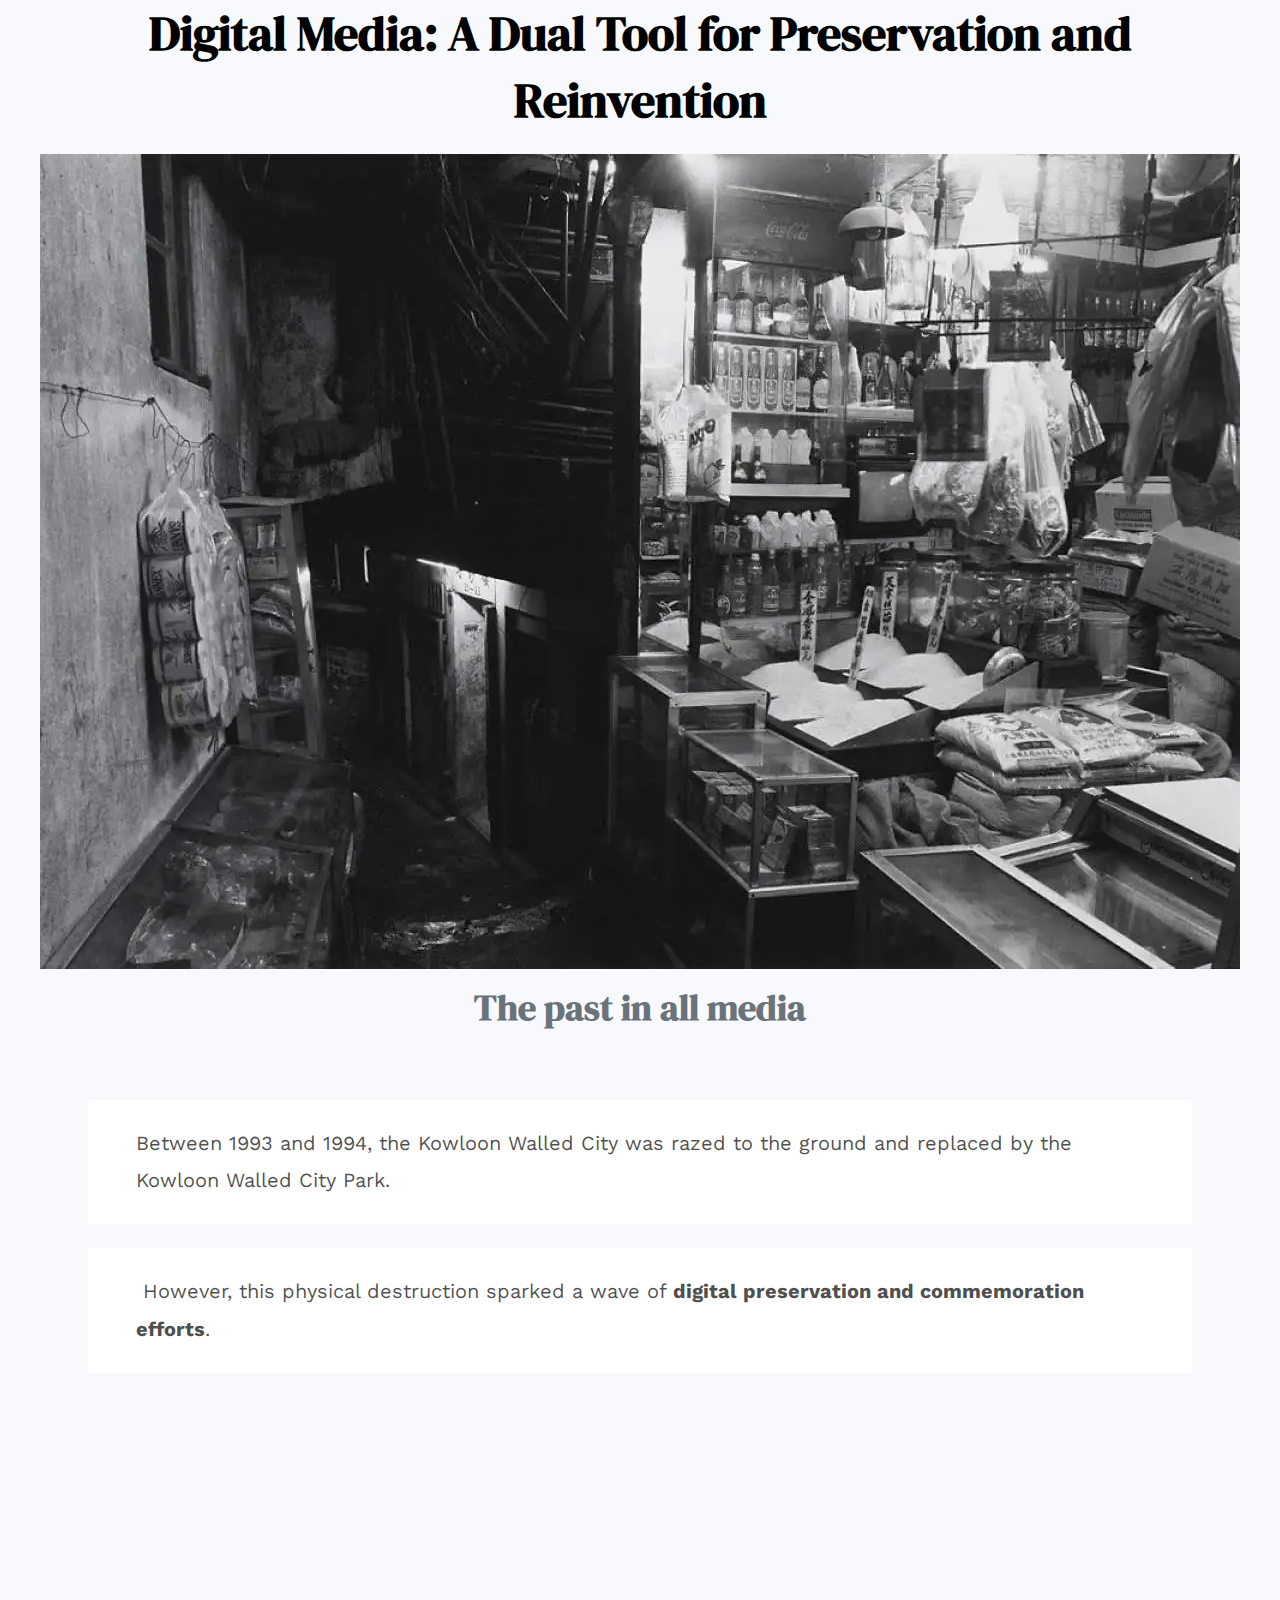
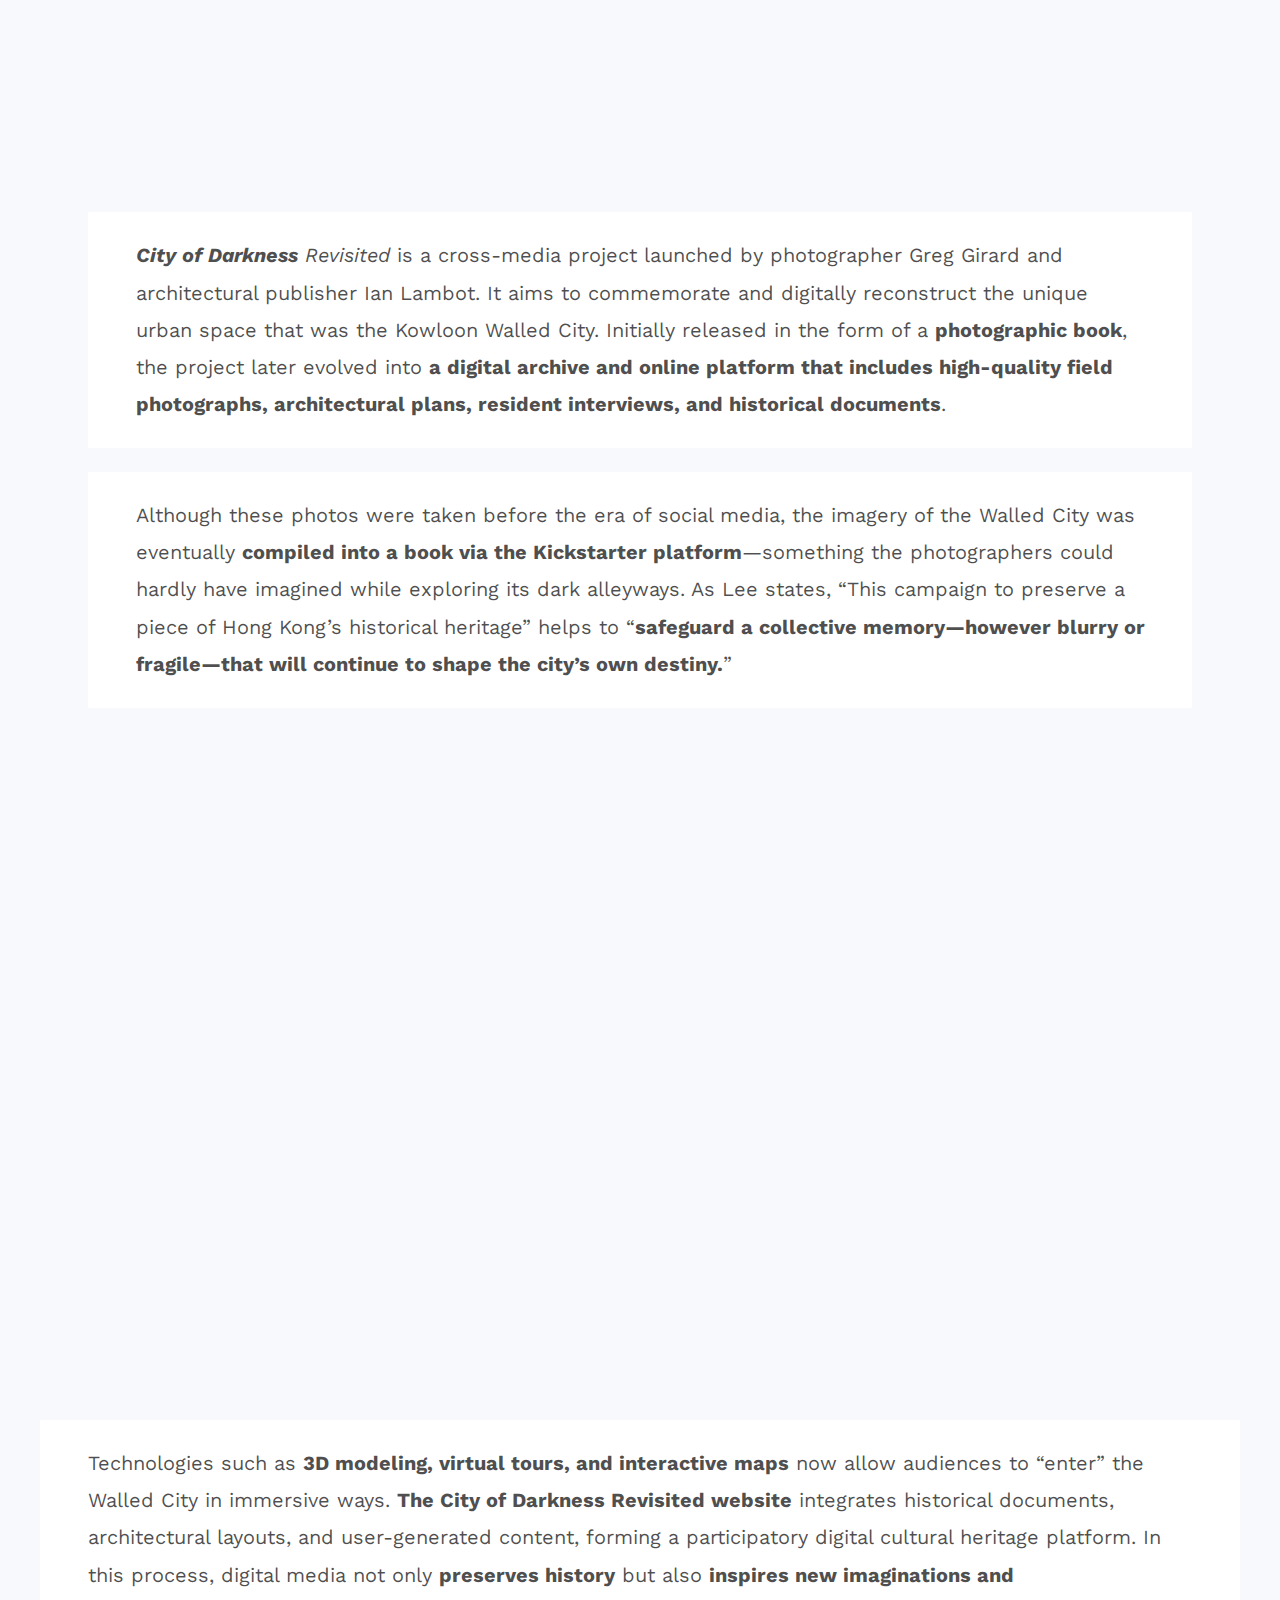
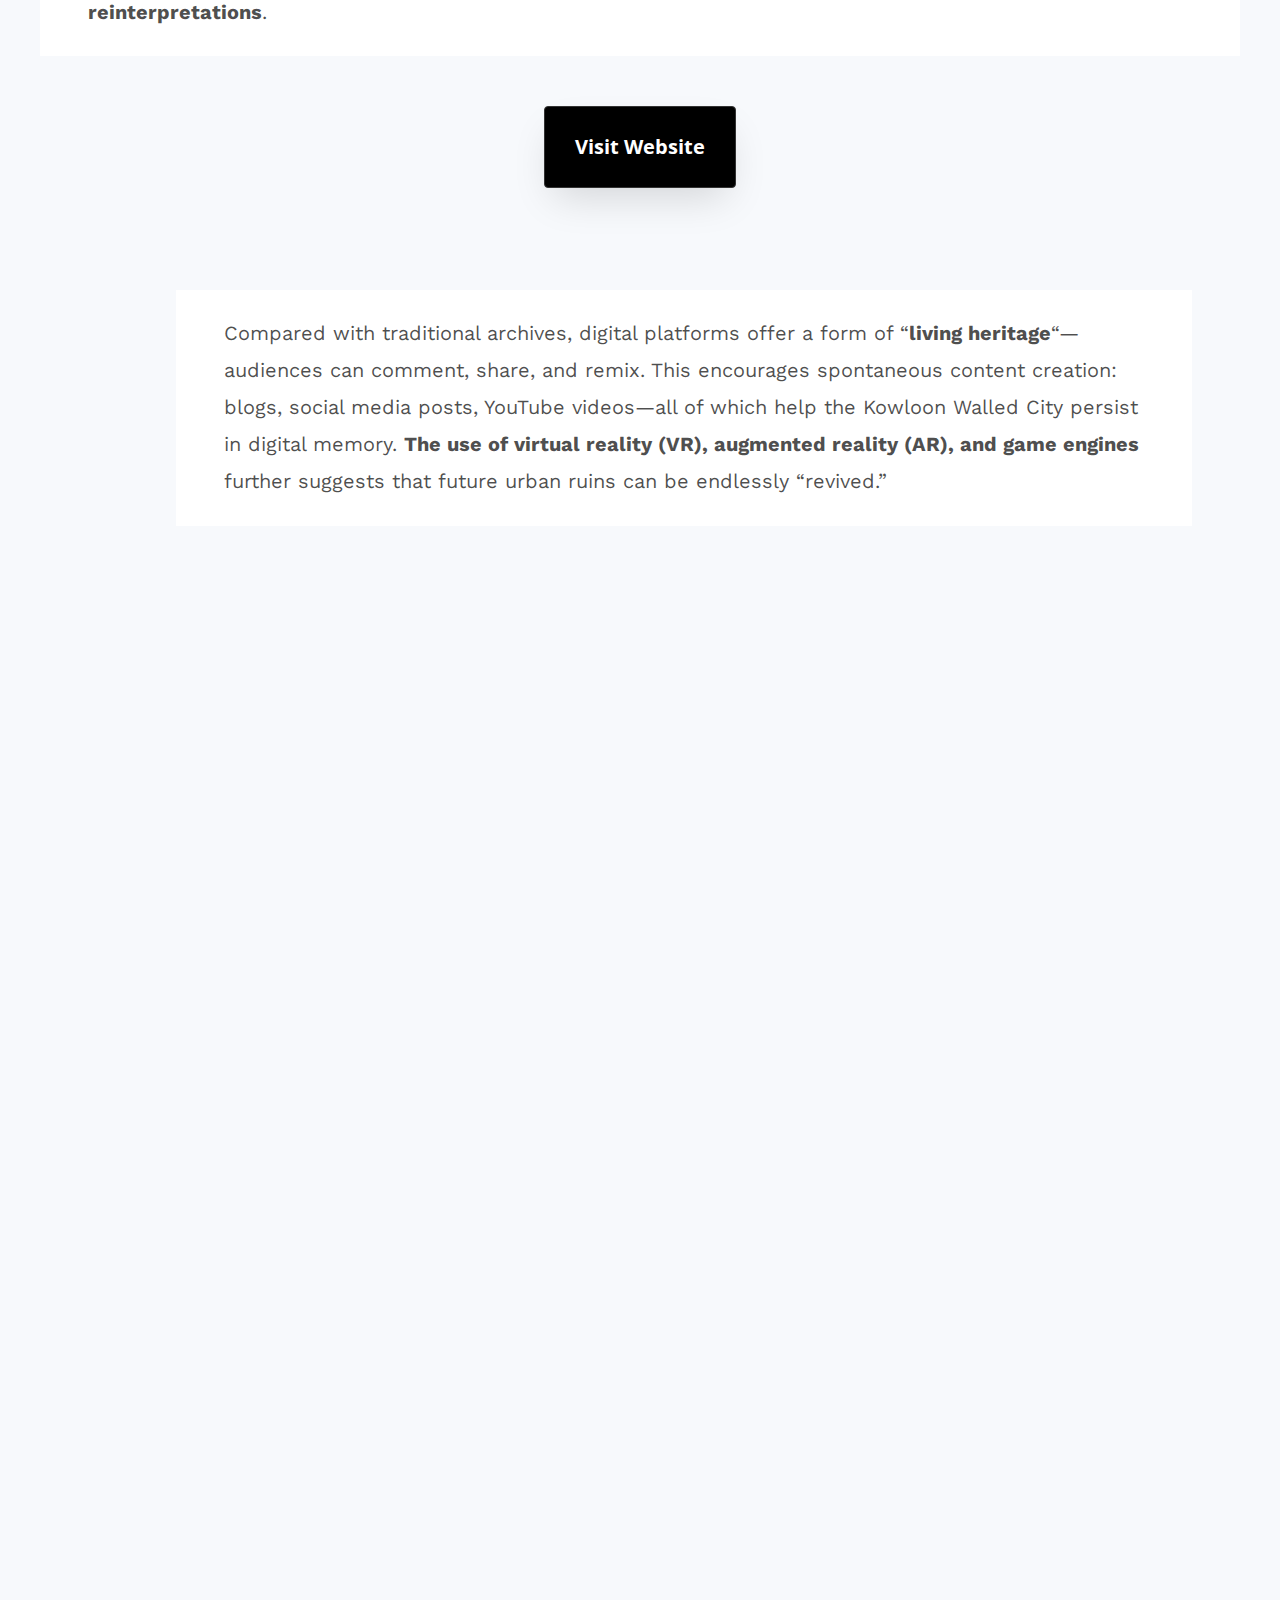
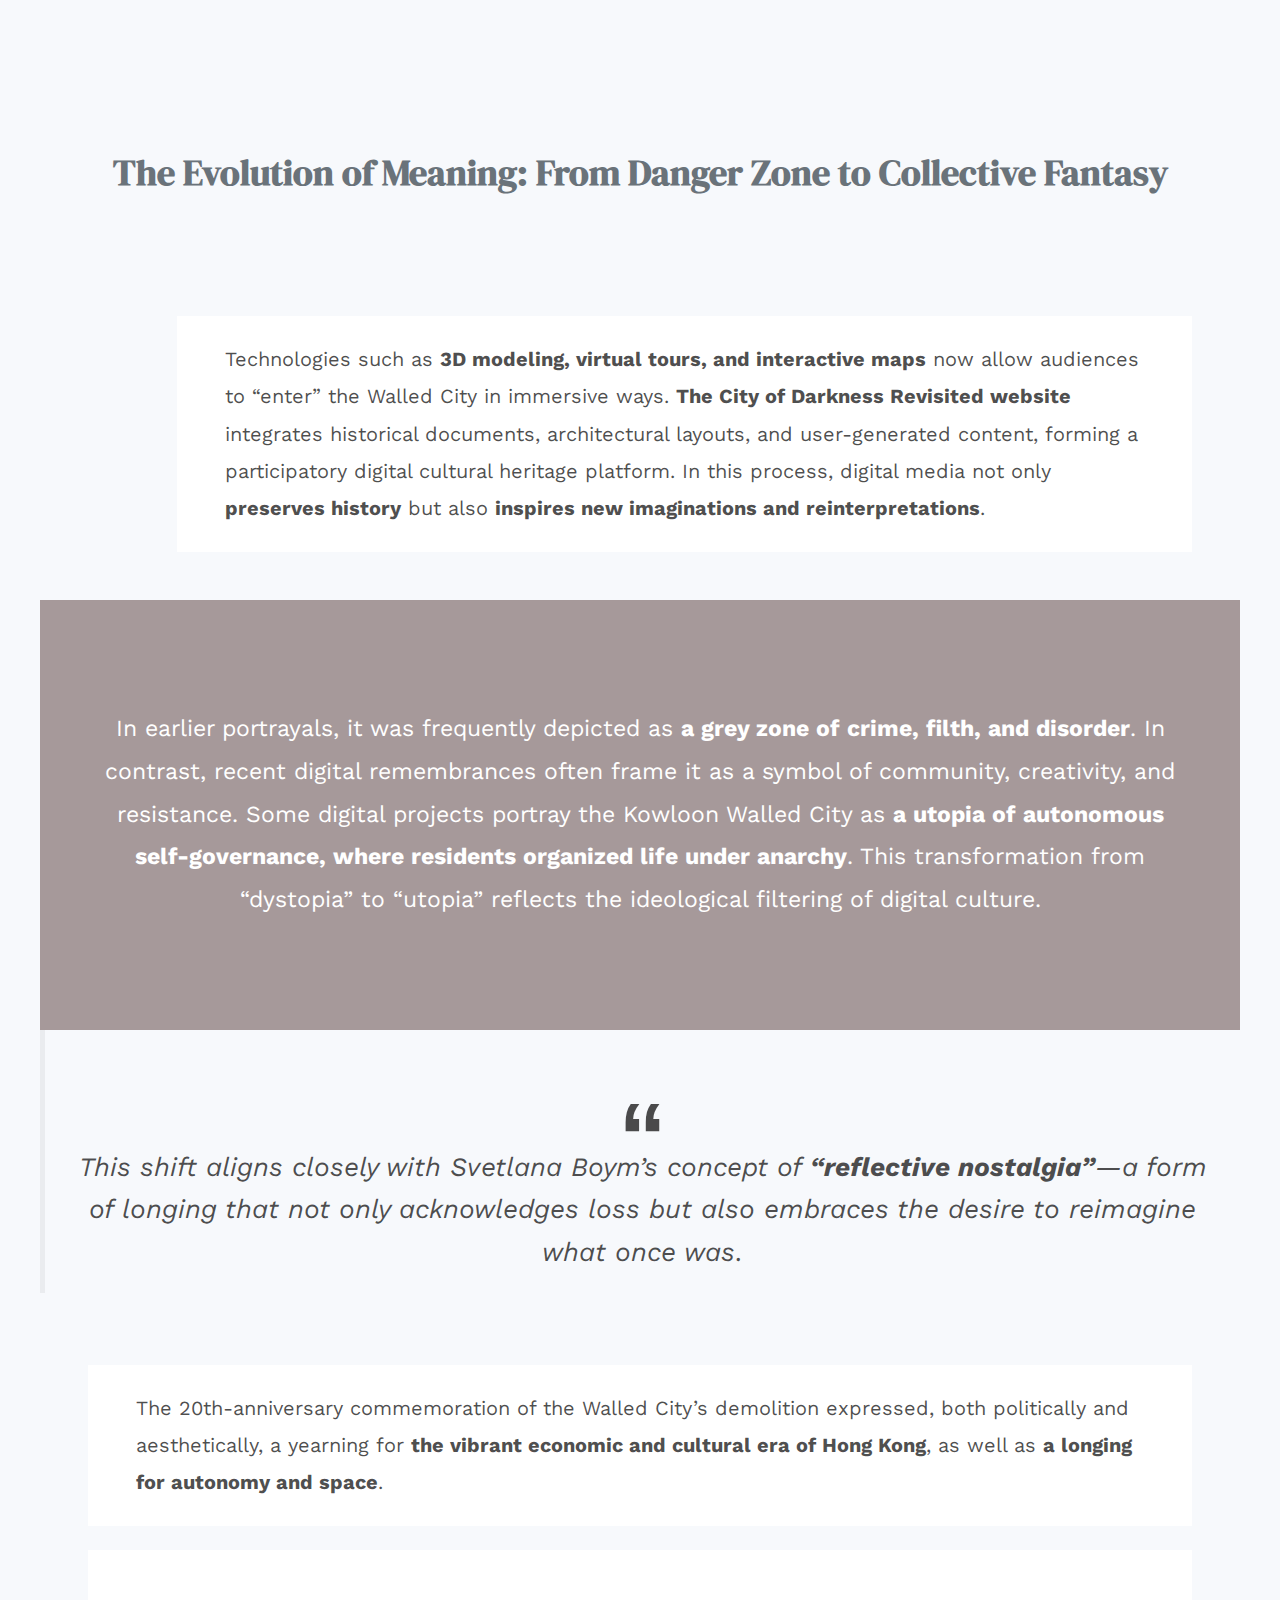
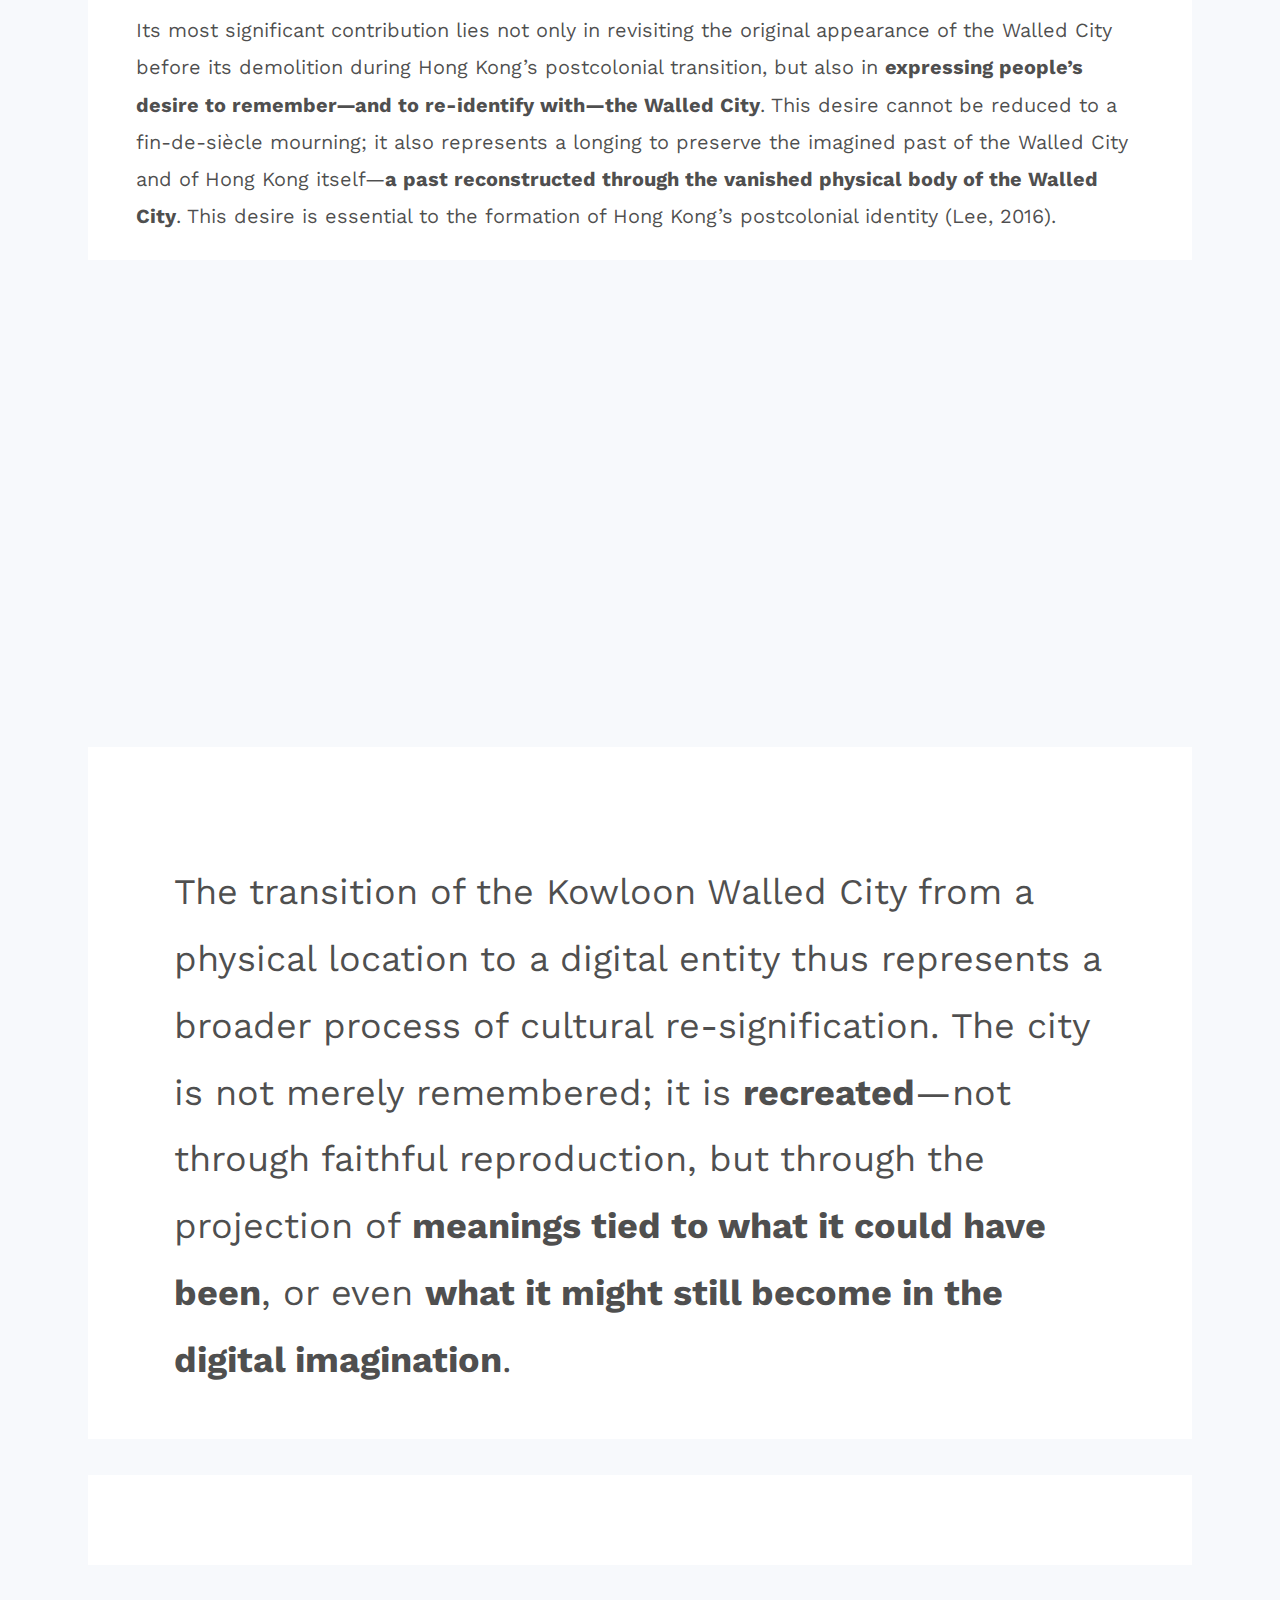
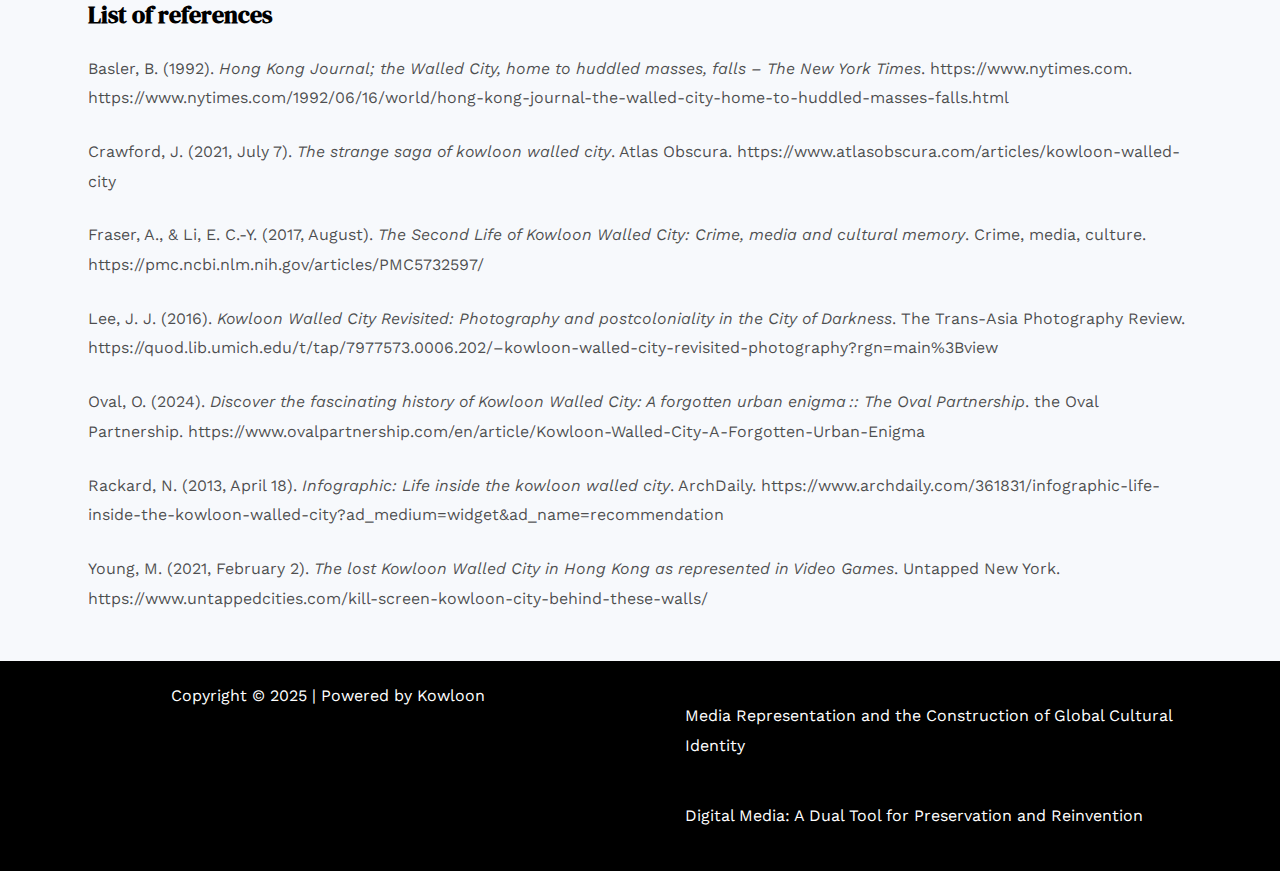
<file: digital-media-a-dual-tool-for-preservation-and-reinvention/index.html>
<!DOCTYPE html>
<html lang="zh-Hans">
<head>
<meta charset="UTF-8">
<meta name="viewport" content="width=device-width, initial-scale=1">
	 <link rel="profile" href="https://gmpg.org/xfn/11"> 
	 <title>Digital Media: A Dual Tool for Preservation and Reinvention &#8211; Kowloon</title>
<meta name="robots" content="max-image-preview:large">
	<style>img:is([sizes="auto" i], [sizes^="auto," i]) { contain-intrinsic-size: 3000px 1500px }</style>
	<link rel="dns-prefetch" href="//fonts.googleapis.com">
<link rel="alternate" type="application/rss+xml" title="Kowloon &raquo; Feed" href="https://weng0147.github.io/kowloon/feed/">
<link rel="alternate" type="application/rss+xml" title="Kowloon &raquo; 评论 Feed" href="https://weng0147.github.io/kowloon/comments/feed/">
<script>
window._wpemojiSettings = {"baseUrl":"https:\/\/s.w.org\/images\/core\/emoji\/15.1.0\/72x72\/","ext":".png","svgUrl":"https:\/\/s.w.org\/images\/core\/emoji\/15.1.0\/svg\/","svgExt":".svg","source":{"concatemoji":"https:\/\/weng0147.github.io\/kowloon\/wp-includes\/js\/wp-emoji-release.min.js?ver=6.8.1"}};
/*! This file is auto-generated */
!function(i,n){var o,s,e;function c(e){try{var t={supportTests:e,timestamp:(new Date).valueOf()};sessionStorage.setItem(o,JSON.stringify(t))}catch(e){}}function p(e,t,n){e.clearRect(0,0,e.canvas.width,e.canvas.height),e.fillText(t,0,0);var t=new Uint32Array(e.getImageData(0,0,e.canvas.width,e.canvas.height).data),r=(e.clearRect(0,0,e.canvas.width,e.canvas.height),e.fillText(n,0,0),new Uint32Array(e.getImageData(0,0,e.canvas.width,e.canvas.height).data));return t.every(function(e,t){return e===r[t]})}function u(e,t,n){switch(t){case"flag":return n(e,"🏳️‍⚧️","🏳️​⚧️")?!1:!n(e,"🇺🇳","🇺​🇳")&&!n(e,"🏴󠁧󠁢󠁥󠁮󠁧󠁿","🏴​󠁧​󠁢​󠁥​󠁮​󠁧​󠁿");case"emoji":return!n(e,"🐦‍🔥","🐦​🔥")}return!1}function f(e,t,n){var r="undefined"!=typeof WorkerGlobalScope&&self instanceof WorkerGlobalScope?new OffscreenCanvas(300,150):i.createElement("canvas"),a=r.getContext("2d",{willReadFrequently:!0}),o=(a.textBaseline="top",a.font="600 32px Arial",{});return e.forEach(function(e){o[e]=t(a,e,n)}),o}function t(e){var t=i.createElement("script");t.src=e,t.defer=!0,i.head.appendChild(t)}"undefined"!=typeof Promise&&(o="wpEmojiSettingsSupports",s=["flag","emoji"],n.supports={everything:!0,everythingExceptFlag:!0},e=new Promise(function(e){i.addEventListener("DOMContentLoaded",e,{once:!0})}),new Promise(function(t){var n=function(){try{var e=JSON.parse(sessionStorage.getItem(o));if("object"==typeof e&&"number"==typeof e.timestamp&&(new Date).valueOf()<e.timestamp+604800&&"object"==typeof e.supportTests)return e.supportTests}catch(e){}return null}();if(!n){if("undefined"!=typeof Worker&&"undefined"!=typeof OffscreenCanvas&&"undefined"!=typeof URL&&URL.createObjectURL&&"undefined"!=typeof Blob)try{var e="postMessage("+f.toString()+"("+[JSON.stringify(s),u.toString(),p.toString()].join(",")+"));",r=new Blob([e],{type:"text/javascript"}),a=new Worker(URL.createObjectURL(r),{name:"wpTestEmojiSupports"});return void(a.onmessage=function(e){c(n=e.data),a.terminate(),t(n)})}catch(e){}c(n=f(s,u,p))}t(n)}).then(function(e){for(var t in e)n.supports[t]=e[t],n.supports.everything=n.supports.everything&&n.supports[t],"flag"!==t&&(n.supports.everythingExceptFlag=n.supports.everythingExceptFlag&&n.supports[t]);n.supports.everythingExceptFlag=n.supports.everythingExceptFlag&&!n.supports.flag,n.DOMReady=!1,n.readyCallback=function(){n.DOMReady=!0}}).then(function(){return e}).then(function(){var e;n.supports.everything||(n.readyCallback(),(e=n.source||{}).concatemoji?t(e.concatemoji):e.wpemoji&&e.twemoji&&(t(e.twemoji),t(e.wpemoji)))}))}((window,document),window._wpemojiSettings);
</script>
<link rel="stylesheet" id="astra-theme-css-css" href="https://weng0147.github.io/kowloon/wp-content/themes/astra/assets/css/minified/main.min.css?ver=4.8.0" media="all">
<style id="astra-theme-css-inline-css">:root{--ast-post-nav-space:0;--ast-container-default-xlg-padding:6.67em;--ast-container-default-lg-padding:5.67em;--ast-container-default-slg-padding:4.34em;--ast-container-default-md-padding:3.34em;--ast-container-default-sm-padding:6.67em;--ast-container-default-xs-padding:2.4em;--ast-container-default-xxs-padding:1.4em;--ast-code-block-background:#EEEEEE;--ast-comment-inputs-background:#FAFAFA;--ast-normal-container-width:1200px;--ast-narrow-container-width:750px;--ast-blog-title-font-weight:normal;--ast-blog-meta-weight:inherit;}html{font-size:100%;}a,.page-title{color:var(--ast-global-color-0);}a:hover,a:focus{color:var(--ast-global-color-1);}body,button,input,select,textarea,.ast-button,.ast-custom-button{font-family:'Work Sans',sans-serif;font-weight:400;font-size:16px;font-size:1rem;}blockquote{color:var(--ast-global-color-3);}p,.entry-content p{margin-bottom:1em;}h1,.entry-content h1,h2,.entry-content h2,h3,.entry-content h3,h4,.entry-content h4,h5,.entry-content h5,h6,.entry-content h6,.site-title,.site-title a{font-family:'DM Serif Display',serif;font-weight:600;}.site-title{font-size:35px;font-size:2.1875rem;display:none;}header .custom-logo-link img{max-width:117px;width:117px;}.astra-logo-svg{width:117px;}.site-header .site-description{font-size:15px;font-size:0.9375rem;display:none;}.entry-title{font-size:26px;font-size:1.625rem;}.archive .ast-article-post .ast-article-inner,.blog .ast-article-post .ast-article-inner,.archive .ast-article-post .ast-article-inner:hover,.blog .ast-article-post .ast-article-inner:hover{overflow:hidden;}h1,.entry-content h1{font-size:48px;font-size:3rem;font-family:'DM Serif Display',serif;line-height:1.4em;}h2,.entry-content h2{font-size:38px;font-size:2.375rem;font-family:'DM Serif Display',serif;line-height:1.3em;}h3,.entry-content h3{font-size:30px;font-size:1.875rem;font-family:'DM Serif Display',serif;line-height:1.3em;}h4,.entry-content h4{font-size:24px;font-size:1.5rem;line-height:1.2em;font-family:'DM Serif Display',serif;}h5,.entry-content h5{font-size:21px;font-size:1.3125rem;line-height:1.2em;font-family:'DM Serif Display',serif;}h6,.entry-content h6{font-size:17px;font-size:1.0625rem;line-height:1.25em;font-family:'DM Serif Display',serif;}::selection{background-color:var(--ast-global-color-0);color:#000000;}body,h1,.entry-title a,.entry-content h1,h2,.entry-content h2,h3,.entry-content h3,h4,.entry-content h4,h5,.entry-content h5,h6,.entry-content h6{color:var(--ast-global-color-3);}.tagcloud a:hover,.tagcloud a:focus,.tagcloud a.current-item{color:#000000;border-color:var(--ast-global-color-0);background-color:var(--ast-global-color-0);}input:focus,input[type="text"]:focus,input[type="email"]:focus,input[type="url"]:focus,input[type="password"]:focus,input[type="reset"]:focus,input[type="search"]:focus,textarea:focus{border-color:var(--ast-global-color-0);}input[type="radio"]:checked,input[type=reset],input[type="checkbox"]:checked,input[type="checkbox"]:hover:checked,input[type="checkbox"]:focus:checked,input[type=range]::-webkit-slider-thumb{border-color:var(--ast-global-color-0);background-color:var(--ast-global-color-0);box-shadow:none;}.site-footer a:hover + .post-count,.site-footer a:focus + .post-count{background:var(--ast-global-color-0);border-color:var(--ast-global-color-0);}.single .nav-links .nav-previous,.single .nav-links .nav-next{color:var(--ast-global-color-0);}.entry-meta,.entry-meta *{line-height:1.45;color:var(--ast-global-color-0);}.entry-meta a:not(.ast-button):hover,.entry-meta a:not(.ast-button):hover *,.entry-meta a:not(.ast-button):focus,.entry-meta a:not(.ast-button):focus *,.page-links > .page-link,.page-links .page-link:hover,.post-navigation a:hover{color:var(--ast-global-color-1);}#cat option,.secondary .calendar_wrap thead a,.secondary .calendar_wrap thead a:visited{color:var(--ast-global-color-0);}.secondary .calendar_wrap #today,.ast-progress-val span{background:var(--ast-global-color-0);}.secondary a:hover + .post-count,.secondary a:focus + .post-count{background:var(--ast-global-color-0);border-color:var(--ast-global-color-0);}.calendar_wrap #today > a{color:#000000;}.page-links .page-link,.single .post-navigation a{color:var(--ast-global-color-0);}.ast-search-menu-icon .search-form button.search-submit{padding:0 4px;}.ast-search-menu-icon form.search-form{padding-right:0;}.ast-search-menu-icon.slide-search input.search-field{width:0;}.ast-header-search .ast-search-menu-icon.ast-dropdown-active .search-form,.ast-header-search .ast-search-menu-icon.ast-dropdown-active .search-field:focus{transition:all 0.2s;}.search-form input.search-field:focus{outline:none;}.wp-block-latest-posts > li > a{color:var(--ast-global-color-2);}.widget-title,.widget .wp-block-heading{font-size:22px;font-size:1.375rem;color:var(--ast-global-color-3);}.ast-search-menu-icon.slide-search a:focus-visible:focus-visible,.astra-search-icon:focus-visible,#close:focus-visible,a:focus-visible,.ast-menu-toggle:focus-visible,.site .skip-link:focus-visible,.wp-block-loginout input:focus-visible,.wp-block-search.wp-block-search__button-inside .wp-block-search__inside-wrapper,.ast-header-navigation-arrow:focus-visible,.woocommerce .wc-proceed-to-checkout > .checkout-button:focus-visible,.woocommerce .woocommerce-MyAccount-navigation ul li a:focus-visible,.ast-orders-table__row .ast-orders-table__cell:focus-visible,.woocommerce .woocommerce-order-details .order-again > .button:focus-visible,.woocommerce .woocommerce-message a.button.wc-forward:focus-visible,.woocommerce #minus_qty:focus-visible,.woocommerce #plus_qty:focus-visible,a#ast-apply-coupon:focus-visible,.woocommerce .woocommerce-info a:focus-visible,.woocommerce .astra-shop-summary-wrap a:focus-visible,.woocommerce a.wc-forward:focus-visible,#ast-apply-coupon:focus-visible,.woocommerce-js .woocommerce-mini-cart-item a.remove:focus-visible,#close:focus-visible,.button.search-submit:focus-visible,#search_submit:focus,.normal-search:focus-visible,.ast-header-account-wrap:focus-visible,.woocommerce .ast-on-card-button.ast-quick-view-trigger:focus{outline-style:dotted;outline-color:inherit;outline-width:thin;}input:focus,input[type="text"]:focus,input[type="email"]:focus,input[type="url"]:focus,input[type="password"]:focus,input[type="reset"]:focus,input[type="search"]:focus,input[type="number"]:focus,textarea:focus,.wp-block-search__input:focus,[data-section="section-header-mobile-trigger"] .ast-button-wrap .ast-mobile-menu-trigger-minimal:focus,.ast-mobile-popup-drawer.active .menu-toggle-close:focus,.woocommerce-ordering select.orderby:focus,#ast-scroll-top:focus,#coupon_code:focus,.woocommerce-page #comment:focus,.woocommerce #reviews #respond input#submit:focus,.woocommerce a.add_to_cart_button:focus,.woocommerce .button.single_add_to_cart_button:focus,.woocommerce .woocommerce-cart-form button:focus,.woocommerce .woocommerce-cart-form__cart-item .quantity .qty:focus,.woocommerce .woocommerce-billing-fields .woocommerce-billing-fields__field-wrapper .woocommerce-input-wrapper > .input-text:focus,.woocommerce #order_comments:focus,.woocommerce #place_order:focus,.woocommerce .woocommerce-address-fields .woocommerce-address-fields__field-wrapper .woocommerce-input-wrapper > .input-text:focus,.woocommerce .woocommerce-MyAccount-content form button:focus,.woocommerce .woocommerce-MyAccount-content .woocommerce-EditAccountForm .woocommerce-form-row .woocommerce-Input.input-text:focus,.woocommerce .ast-woocommerce-container .woocommerce-pagination ul.page-numbers li a:focus,body #content .woocommerce form .form-row .select2-container--default .select2-selection--single:focus,#ast-coupon-code:focus,.woocommerce.woocommerce-js .quantity input[type=number]:focus,.woocommerce-js .woocommerce-mini-cart-item .quantity input[type=number]:focus,.woocommerce p#ast-coupon-trigger:focus{border-style:dotted;border-color:inherit;border-width:thin;}input{outline:none;}.ast-logo-title-inline .site-logo-img{padding-right:1em;}.site-logo-img img{ transition:all 0.2s linear;}body .ast-oembed-container *{position:absolute;top:0;width:100%;height:100%;left:0;}body .wp-block-embed-pocket-casts .ast-oembed-container *{position:unset;}.ast-single-post-featured-section + article {margin-top: 2em;}.site-content .ast-single-post-featured-section img {width: 100%;overflow: hidden;object-fit: cover;}.site > .ast-single-related-posts-container {margin-top: 0;}@media (min-width: 922px) {.ast-desktop .ast-container--narrow {max-width: var(--ast-narrow-container-width);margin: 0 auto;}}@media (max-width:921.9px){#ast-desktop-header{display:none;}}@media (min-width:922px){#ast-mobile-header{display:none;}}.wp-block-buttons.aligncenter{justify-content:center;}@media (max-width:921px){.ast-theme-transparent-header #primary,.ast-theme-transparent-header #secondary{padding:0;}}@media (max-width:921px){.ast-plain-container.ast-no-sidebar #primary{padding:0;}}.ast-plain-container.ast-no-sidebar #primary{margin-top:0;margin-bottom:0;}.wp-block-buttons .wp-block-button.is-style-outline .wp-block-button__link.wp-element-button,.ast-outline-button,.wp-block-uagb-buttons-child .uagb-buttons-repeater.ast-outline-button{border-color:#1e2428;border-top-width:2px;border-right-width:2px;border-bottom-width:2px;border-left-width:2px;font-family:'Open Sans',sans-serif;font-weight:700;font-size:14px;font-size:0.875rem;line-height:1em;padding-top:16px;padding-right:30px;padding-bottom:16px;padding-left:30px;border-top-left-radius:4px;border-top-right-radius:4px;border-bottom-right-radius:4px;border-bottom-left-radius:4px;}.wp-block-buttons .wp-block-button.is-style-outline > .wp-block-button__link:not(.has-text-color),.wp-block-buttons .wp-block-button.wp-block-button__link.is-style-outline:not(.has-text-color),.ast-outline-button{color:var(--ast-global-color-2);}.wp-block-button.is-style-outline .wp-block-button__link:hover,.wp-block-buttons .wp-block-button.is-style-outline .wp-block-button__link:focus,.wp-block-buttons .wp-block-button.is-style-outline > .wp-block-button__link:not(.has-text-color):hover,.wp-block-buttons .wp-block-button.wp-block-button__link.is-style-outline:not(.has-text-color):hover,.ast-outline-button:hover,.ast-outline-button:focus,.wp-block-uagb-buttons-child .uagb-buttons-repeater.ast-outline-button:hover,.wp-block-uagb-buttons-child .uagb-buttons-repeater.ast-outline-button:focus{color:#ffffff;background-color:var(--ast-global-color-1);border-color:var(--ast-global-color-1);}.wp-block-button .wp-block-button__link.wp-element-button.is-style-outline:not(.has-background),.wp-block-button.is-style-outline>.wp-block-button__link.wp-element-button:not(.has-background),.ast-outline-button{background-color:transparent;}@media (max-width:921px){.wp-block-buttons .wp-block-button.is-style-outline .wp-block-button__link.wp-element-button,.ast-outline-button,.wp-block-uagb-buttons-child .uagb-buttons-repeater.ast-outline-button{padding-top:16px;padding-right:30px;padding-bottom:16px;padding-left:30px;border-top-left-radius:4px;border-top-right-radius:4px;border-bottom-right-radius:4px;border-bottom-left-radius:4px;}}@media (max-width:544px){.wp-block-buttons .wp-block-button.is-style-outline .wp-block-button__link.wp-element-button,.ast-outline-button,.wp-block-uagb-buttons-child .uagb-buttons-repeater.ast-outline-button{padding-top:14px;padding-right:24px;padding-bottom:14px;padding-left:24px;border-top-left-radius:4px;border-top-right-radius:4px;border-bottom-right-radius:4px;border-bottom-left-radius:4px;}}.entry-content[ast-blocks-layout] > figure{margin-bottom:1em;}@media (max-width:921px){.ast-separate-container #primary,.ast-separate-container #secondary{padding:1.5em 0;}#primary,#secondary{padding:1.5em 0;margin:0;}.ast-left-sidebar #content > .ast-container{display:flex;flex-direction:column-reverse;width:100%;}.ast-separate-container .ast-article-post,.ast-separate-container .ast-article-single{padding:1.5em 2.14em;}.ast-author-box img.avatar{margin:20px 0 0 0;}}@media (min-width:922px){.ast-separate-container.ast-right-sidebar #primary,.ast-separate-container.ast-left-sidebar #primary{border:0;}.search-no-results.ast-separate-container #primary{margin-bottom:4em;}}.wp-block-button .wp-block-button__link{color:var(--ast-global-color-5);}.wp-block-button .wp-block-button__link:hover,.wp-block-button .wp-block-button__link:focus{color:var(--ast-global-color-0);background-color:rgba(255,255,255,0);border-color:var(--ast-global-color-0);}.wp-block-button .wp-block-button__link,.wp-block-search .wp-block-search__button,body .wp-block-file .wp-block-file__button{border-style:solid;border-top-width:2px;border-right-width:2px;border-left-width:2px;border-bottom-width:2px;border-color:rgba(255,255,255,0);background-color:var(--ast-global-color-1);color:var(--ast-global-color-5);font-family:'Open Sans',sans-serif;font-weight:700;line-height:1em;font-size:14px;font-size:0.875rem;border-top-left-radius:4px;border-top-right-radius:4px;border-bottom-right-radius:4px;border-bottom-left-radius:4px;padding-top:16px;padding-right:30px;padding-bottom:16px;padding-left:30px;}@media (max-width:544px){.wp-block-button .wp-block-button__link,.wp-block-search .wp-block-search__button,body .wp-block-file .wp-block-file__button{padding-top:14px;padding-right:24px;padding-bottom:14px;padding-left:24px;}}.menu-toggle,button,.ast-button,.ast-custom-button,.button,input#submit,input[type="button"],input[type="submit"],input[type="reset"],form[CLASS*="wp-block-search__"].wp-block-search .wp-block-search__inside-wrapper .wp-block-search__button,body .wp-block-file .wp-block-file__button,.woocommerce-js a.button,.woocommerce button.button,.woocommerce .woocommerce-message a.button,.woocommerce #respond input#submit.alt,.woocommerce input.button.alt,.woocommerce input.button,.woocommerce input.button:disabled,.woocommerce input.button:disabled[disabled],.woocommerce input.button:disabled:hover,.woocommerce input.button:disabled[disabled]:hover,.woocommerce #respond input#submit,.woocommerce button.button.alt.disabled,.wc-block-grid__products .wc-block-grid__product .wp-block-button__link,.wc-block-grid__product-onsale,[CLASS*="wc-block"] button,.woocommerce-js .astra-cart-drawer .astra-cart-drawer-content .woocommerce-mini-cart__buttons .button:not(.checkout):not(.ast-continue-shopping),.woocommerce-js .astra-cart-drawer .astra-cart-drawer-content .woocommerce-mini-cart__buttons a.checkout,.woocommerce button.button.alt.disabled.wc-variation-selection-needed,[CLASS*="wc-block"] .wc-block-components-button{border-style:solid;border-top-width:2px;border-right-width:2px;border-left-width:2px;border-bottom-width:2px;color:var(--ast-global-color-5);border-color:rgba(255,255,255,0);background-color:var(--ast-global-color-1);padding-top:16px;padding-right:30px;padding-bottom:16px;padding-left:30px;font-family:'Open Sans',sans-serif;font-weight:700;font-size:14px;font-size:0.875rem;line-height:1em;border-top-left-radius:4px;border-top-right-radius:4px;border-bottom-right-radius:4px;border-bottom-left-radius:4px;}button:focus,.menu-toggle:hover,button:hover,.ast-button:hover,.ast-custom-button:hover .button:hover,.ast-custom-button:hover ,input[type=reset]:hover,input[type=reset]:focus,input#submit:hover,input#submit:focus,input[type="button"]:hover,input[type="button"]:focus,input[type="submit"]:hover,input[type="submit"]:focus,form[CLASS*="wp-block-search__"].wp-block-search .wp-block-search__inside-wrapper .wp-block-search__button:hover,form[CLASS*="wp-block-search__"].wp-block-search .wp-block-search__inside-wrapper .wp-block-search__button:focus,body .wp-block-file .wp-block-file__button:hover,body .wp-block-file .wp-block-file__button:focus,.woocommerce-js a.button:hover,.woocommerce button.button:hover,.woocommerce .woocommerce-message a.button:hover,.woocommerce #respond input#submit:hover,.woocommerce #respond input#submit.alt:hover,.woocommerce input.button.alt:hover,.woocommerce input.button:hover,.woocommerce button.button.alt.disabled:hover,.wc-block-grid__products .wc-block-grid__product .wp-block-button__link:hover,[CLASS*="wc-block"] button:hover,.woocommerce-js .astra-cart-drawer .astra-cart-drawer-content .woocommerce-mini-cart__buttons .button:not(.checkout):not(.ast-continue-shopping):hover,.woocommerce-js .astra-cart-drawer .astra-cart-drawer-content .woocommerce-mini-cart__buttons a.checkout:hover,.woocommerce button.button.alt.disabled.wc-variation-selection-needed:hover,[CLASS*="wc-block"] .wc-block-components-button:hover,[CLASS*="wc-block"] .wc-block-components-button:focus{color:var(--ast-global-color-0);background-color:rgba(255,255,255,0);border-color:var(--ast-global-color-0);}@media (max-width:544px){.menu-toggle,button,.ast-button,.ast-custom-button,.button,input#submit,input[type="button"],input[type="submit"],input[type="reset"],form[CLASS*="wp-block-search__"].wp-block-search .wp-block-search__inside-wrapper .wp-block-search__button,body .wp-block-file .wp-block-file__button,.woocommerce-js a.button,.woocommerce button.button,.woocommerce .woocommerce-message a.button,.woocommerce #respond input#submit.alt,.woocommerce input.button.alt,.woocommerce input.button,.woocommerce input.button:disabled,.woocommerce input.button:disabled[disabled],.woocommerce input.button:disabled:hover,.woocommerce input.button:disabled[disabled]:hover,.woocommerce #respond input#submit,.woocommerce button.button.alt.disabled,.wc-block-grid__products .wc-block-grid__product .wp-block-button__link,.wc-block-grid__product-onsale,[CLASS*="wc-block"] button,.woocommerce-js .astra-cart-drawer .astra-cart-drawer-content .woocommerce-mini-cart__buttons .button:not(.checkout):not(.ast-continue-shopping),.woocommerce-js .astra-cart-drawer .astra-cart-drawer-content .woocommerce-mini-cart__buttons a.checkout,.woocommerce button.button.alt.disabled.wc-variation-selection-needed,[CLASS*="wc-block"] .wc-block-components-button{padding-top:14px;padding-right:24px;padding-bottom:14px;padding-left:24px;}}@media (max-width:921px){.ast-mobile-header-stack .main-header-bar .ast-search-menu-icon{display:inline-block;}.ast-header-break-point.ast-header-custom-item-outside .ast-mobile-header-stack .main-header-bar .ast-search-icon{margin:0;}.ast-comment-avatar-wrap img{max-width:2.5em;}.ast-comment-meta{padding:0 1.8888em 1.3333em;}.ast-separate-container .ast-comment-list li.depth-1{padding:1.5em 2.14em;}.ast-separate-container .comment-respond{padding:2em 2.14em;}}@media (min-width:544px){.ast-container{max-width:100%;}}@media (max-width:544px){.ast-separate-container .ast-article-post,.ast-separate-container .ast-article-single,.ast-separate-container .comments-title,.ast-separate-container .ast-archive-description{padding:1.5em 1em;}.ast-separate-container #content .ast-container{padding-left:0.54em;padding-right:0.54em;}.ast-separate-container .ast-comment-list .bypostauthor{padding:.5em;}.ast-search-menu-icon.ast-dropdown-active .search-field{width:170px;}} #ast-mobile-header .ast-site-header-cart-li a{pointer-events:none;}body,.ast-separate-container{background-color:var(--ast-global-color-4);background-image:none;}@media (max-width:921px){.widget-title{font-size:22px;font-size:1.375rem;}body,button,input,select,textarea,.ast-button,.ast-custom-button{font-size:16px;font-size:1rem;}#secondary,#secondary button,#secondary input,#secondary select,#secondary textarea{font-size:16px;font-size:1rem;}.site-title{display:none;}.site-header .site-description{display:none;}h1,.entry-content h1{font-size:40px;}h2,.entry-content h2{font-size:32px;}h3,.entry-content h3{font-size:26px;}h4,.entry-content h4{font-size:20px;font-size:1.25rem;}h5,.entry-content h5{font-size:17px;font-size:1.0625rem;}h6,.entry-content h6{font-size:15px;font-size:0.9375rem;}}@media (max-width:544px){.widget-title{font-size:22px;font-size:1.375rem;}body,button,input,select,textarea,.ast-button,.ast-custom-button{font-size:16px;font-size:1rem;}#secondary,#secondary button,#secondary input,#secondary select,#secondary textarea{font-size:16px;font-size:1rem;}.site-title{display:none;}.site-header .site-description{display:none;}h1,.entry-content h1{font-size:36px;}h2,.entry-content h2{font-size:28px;}h3,.entry-content h3{font-size:22px;}h4,.entry-content h4{font-size:18px;font-size:1.125rem;}h5,.entry-content h5{font-size:15px;font-size:0.9375rem;}h6,.entry-content h6{font-size:14px;font-size:0.875rem;}}@media (max-width:544px){html{font-size:100%;}}@media (min-width:922px){.ast-container{max-width:1240px;}}@media (min-width:922px){.site-content .ast-container{display:flex;}}@media (max-width:921px){.site-content .ast-container{flex-direction:column;}}@media (min-width:922px){.main-header-menu .sub-menu .menu-item.ast-left-align-sub-menu:hover > .sub-menu,.main-header-menu .sub-menu .menu-item.ast-left-align-sub-menu.focus > .sub-menu{margin-left:-0px;}}.ast-theme-transparent-header [data-section="section-header-mobile-trigger"] .ast-button-wrap .ast-mobile-menu-trigger-minimal{background:transparent;}.site .comments-area{padding-bottom:3em;}.wp-block-file {display: flex;align-items: center;flex-wrap: wrap;justify-content: space-between;}.wp-block-pullquote {border: none;}.wp-block-pullquote blockquote::before {content: "\201D";font-family: "Helvetica",sans-serif;display: flex;transform: rotate( 180deg );font-size: 6rem;font-style: normal;line-height: 1;font-weight: bold;align-items: center;justify-content: center;}.has-text-align-right > blockquote::before {justify-content: flex-start;}.has-text-align-left > blockquote::before {justify-content: flex-end;}figure.wp-block-pullquote.is-style-solid-color blockquote {max-width: 100%;text-align: inherit;}html body {--wp--custom--ast-default-block-top-padding: 3em;--wp--custom--ast-default-block-right-padding: 3em;--wp--custom--ast-default-block-bottom-padding: 3em;--wp--custom--ast-default-block-left-padding: 3em;--wp--custom--ast-container-width: 1200px;--wp--custom--ast-content-width-size: 1200px;--wp--custom--ast-wide-width-size: calc(1200px + var(--wp--custom--ast-default-block-left-padding) + var(--wp--custom--ast-default-block-right-padding));}.ast-narrow-container {--wp--custom--ast-content-width-size: 750px;--wp--custom--ast-wide-width-size: 750px;}@media(max-width: 921px) {html body {--wp--custom--ast-default-block-top-padding: 3em;--wp--custom--ast-default-block-right-padding: 2em;--wp--custom--ast-default-block-bottom-padding: 3em;--wp--custom--ast-default-block-left-padding: 2em;}}@media(max-width: 544px) {html body {--wp--custom--ast-default-block-top-padding: 3em;--wp--custom--ast-default-block-right-padding: 1.5em;--wp--custom--ast-default-block-bottom-padding: 3em;--wp--custom--ast-default-block-left-padding: 1.5em;}}.entry-content > .wp-block-group,.entry-content > .wp-block-cover,.entry-content > .wp-block-columns {padding-top: var(--wp--custom--ast-default-block-top-padding);padding-right: var(--wp--custom--ast-default-block-right-padding);padding-bottom: var(--wp--custom--ast-default-block-bottom-padding);padding-left: var(--wp--custom--ast-default-block-left-padding);}.ast-plain-container.ast-no-sidebar .entry-content > .alignfull,.ast-page-builder-template .ast-no-sidebar .entry-content > .alignfull {margin-left: calc( -50vw + 50%);margin-right: calc( -50vw + 50%);max-width: 100vw;width: 100vw;}.ast-plain-container.ast-no-sidebar .entry-content .alignfull .alignfull,.ast-page-builder-template.ast-no-sidebar .entry-content .alignfull .alignfull,.ast-plain-container.ast-no-sidebar .entry-content .alignfull .alignwide,.ast-page-builder-template.ast-no-sidebar .entry-content .alignfull .alignwide,.ast-plain-container.ast-no-sidebar .entry-content .alignwide .alignfull,.ast-page-builder-template.ast-no-sidebar .entry-content .alignwide .alignfull,.ast-plain-container.ast-no-sidebar .entry-content .alignwide .alignwide,.ast-page-builder-template.ast-no-sidebar .entry-content .alignwide .alignwide,.ast-plain-container.ast-no-sidebar .entry-content .wp-block-column .alignfull,.ast-page-builder-template.ast-no-sidebar .entry-content .wp-block-column .alignfull,.ast-plain-container.ast-no-sidebar .entry-content .wp-block-column .alignwide,.ast-page-builder-template.ast-no-sidebar .entry-content .wp-block-column .alignwide {margin-left: auto;margin-right: auto;width: 100%;}[ast-blocks-layout] .wp-block-separator:not(.is-style-dots) {height: 0;}[ast-blocks-layout] .wp-block-separator {margin: 20px auto;}[ast-blocks-layout] .wp-block-separator:not(.is-style-wide):not(.is-style-dots) {max-width: 100px;}[ast-blocks-layout] .wp-block-separator.has-background {padding: 0;}.entry-content[ast-blocks-layout] > * {max-width: var(--wp--custom--ast-content-width-size);margin-left: auto;margin-right: auto;}.entry-content[ast-blocks-layout] > .alignwide {max-width: var(--wp--custom--ast-wide-width-size);}.entry-content[ast-blocks-layout] .alignfull {max-width: none;}.entry-content .wp-block-columns {margin-bottom: 0;}blockquote {margin: 1.5em;border-color: rgba(0,0,0,0.05);}.wp-block-quote:not(.has-text-align-right):not(.has-text-align-center) {border-left: 5px solid rgba(0,0,0,0.05);}.has-text-align-right > blockquote,blockquote.has-text-align-right {border-right: 5px solid rgba(0,0,0,0.05);}.has-text-align-left > blockquote,blockquote.has-text-align-left {border-left: 5px solid rgba(0,0,0,0.05);}.wp-block-site-tagline,.wp-block-latest-posts .read-more {margin-top: 15px;}.wp-block-loginout p label {display: block;}.wp-block-loginout p:not(.login-remember):not(.login-submit) input {width: 100%;}.wp-block-loginout input:focus {border-color: transparent;}.wp-block-loginout input:focus {outline: thin dotted;}.entry-content .wp-block-media-text .wp-block-media-text__content {padding: 0 0 0 8%;}.entry-content .wp-block-media-text.has-media-on-the-right .wp-block-media-text__content {padding: 0 8% 0 0;}.entry-content .wp-block-media-text.has-background .wp-block-media-text__content {padding: 8%;}.entry-content .wp-block-cover:not([class*="background-color"]) .wp-block-cover__inner-container,.entry-content .wp-block-cover:not([class*="background-color"]) .wp-block-cover-image-text,.entry-content .wp-block-cover:not([class*="background-color"]) .wp-block-cover-text,.entry-content .wp-block-cover-image:not([class*="background-color"]) .wp-block-cover__inner-container,.entry-content .wp-block-cover-image:not([class*="background-color"]) .wp-block-cover-image-text,.entry-content .wp-block-cover-image:not([class*="background-color"]) .wp-block-cover-text {color: var(--ast-global-color-5);}.wp-block-loginout .login-remember input {width: 1.1rem;height: 1.1rem;margin: 0 5px 4px 0;vertical-align: middle;}.wp-block-latest-posts > li > *:first-child,.wp-block-latest-posts:not(.is-grid) > li:first-child {margin-top: 0;}.entry-content .wp-block-buttons,.entry-content .wp-block-uagb-buttons {margin-bottom: 1.5em;}.wp-block-search__inside-wrapper .wp-block-search__input {padding: 0 10px;color: var(--ast-global-color-3);background: var(--ast-global-color-5);border-color: var(--ast-border-color);}.wp-block-latest-posts .read-more {margin-bottom: 1.5em;}.wp-block-search__no-button .wp-block-search__inside-wrapper .wp-block-search__input {padding-top: 5px;padding-bottom: 5px;}.wp-block-latest-posts .wp-block-latest-posts__post-date,.wp-block-latest-posts .wp-block-latest-posts__post-author {font-size: 1rem;}.wp-block-latest-posts > li > *,.wp-block-latest-posts:not(.is-grid) > li {margin-top: 12px;margin-bottom: 12px;}.ast-page-builder-template .entry-content[ast-blocks-layout] > *,.ast-page-builder-template .entry-content[ast-blocks-layout] > .alignfull > * {max-width: none;}.ast-page-builder-template .entry-content[ast-blocks-layout] > .alignwide > * {max-width: var(--wp--custom--ast-wide-width-size);}.ast-page-builder-template .entry-content[ast-blocks-layout] > .inherit-container-width > *,.ast-page-builder-template .entry-content[ast-blocks-layout] > * > *,.entry-content[ast-blocks-layout] > .wp-block-cover .wp-block-cover__inner-container {max-width: var(--wp--custom--ast-content-width-size) ;margin-left: auto;margin-right: auto;}.entry-content[ast-blocks-layout] .wp-block-cover:not(.alignleft):not(.alignright) {width: auto;}@media(max-width: 1200px) {.ast-separate-container .entry-content > .alignfull,.ast-separate-container .entry-content[ast-blocks-layout] > .alignwide,.ast-plain-container .entry-content[ast-blocks-layout] > .alignwide,.ast-plain-container .entry-content .alignfull {margin-left: calc(-1 * min(var(--ast-container-default-xlg-padding),20px)) ;margin-right: calc(-1 * min(var(--ast-container-default-xlg-padding),20px));}}@media(min-width: 1201px) {.ast-separate-container .entry-content > .alignfull {margin-left: calc(-1 * var(--ast-container-default-xlg-padding) );margin-right: calc(-1 * var(--ast-container-default-xlg-padding) );}.ast-separate-container .entry-content[ast-blocks-layout] > .alignwide,.ast-plain-container .entry-content[ast-blocks-layout] > .alignwide {margin-left: calc(-1 * var(--wp--custom--ast-default-block-left-padding) );margin-right: calc(-1 * var(--wp--custom--ast-default-block-right-padding) );}}@media(min-width: 921px) {.ast-separate-container .entry-content .wp-block-group.alignwide:not(.inherit-container-width) > :where(:not(.alignleft):not(.alignright)),.ast-plain-container .entry-content .wp-block-group.alignwide:not(.inherit-container-width) > :where(:not(.alignleft):not(.alignright)) {max-width: calc( var(--wp--custom--ast-content-width-size) + 80px );}.ast-plain-container.ast-right-sidebar .entry-content[ast-blocks-layout] .alignfull,.ast-plain-container.ast-left-sidebar .entry-content[ast-blocks-layout] .alignfull {margin-left: -60px;margin-right: -60px;}}@media(min-width: 544px) {.entry-content > .alignleft {margin-right: 20px;}.entry-content > .alignright {margin-left: 20px;}}@media (max-width:544px){.wp-block-columns .wp-block-column:not(:last-child){margin-bottom:20px;}.wp-block-latest-posts{margin:0;}}@media( max-width: 600px ) {.entry-content .wp-block-media-text .wp-block-media-text__content,.entry-content .wp-block-media-text.has-media-on-the-right .wp-block-media-text__content {padding: 8% 0 0;}.entry-content .wp-block-media-text.has-background .wp-block-media-text__content {padding: 8%;}}.ast-page-builder-template .entry-header {padding-left: 0;}.ast-narrow-container .site-content .wp-block-uagb-image--align-full .wp-block-uagb-image__figure {max-width: 100%;margin-left: auto;margin-right: auto;}:root .has-ast-global-color-0-color{color:var(--ast-global-color-0);}:root .has-ast-global-color-0-background-color{background-color:var(--ast-global-color-0);}:root .wp-block-button .has-ast-global-color-0-color{color:var(--ast-global-color-0);}:root .wp-block-button .has-ast-global-color-0-background-color{background-color:var(--ast-global-color-0);}:root .has-ast-global-color-1-color{color:var(--ast-global-color-1);}:root .has-ast-global-color-1-background-color{background-color:var(--ast-global-color-1);}:root .wp-block-button .has-ast-global-color-1-color{color:var(--ast-global-color-1);}:root .wp-block-button .has-ast-global-color-1-background-color{background-color:var(--ast-global-color-1);}:root .has-ast-global-color-2-color{color:var(--ast-global-color-2);}:root .has-ast-global-color-2-background-color{background-color:var(--ast-global-color-2);}:root .wp-block-button .has-ast-global-color-2-color{color:var(--ast-global-color-2);}:root .wp-block-button .has-ast-global-color-2-background-color{background-color:var(--ast-global-color-2);}:root .has-ast-global-color-3-color{color:var(--ast-global-color-3);}:root .has-ast-global-color-3-background-color{background-color:var(--ast-global-color-3);}:root .wp-block-button .has-ast-global-color-3-color{color:var(--ast-global-color-3);}:root .wp-block-button .has-ast-global-color-3-background-color{background-color:var(--ast-global-color-3);}:root .has-ast-global-color-4-color{color:var(--ast-global-color-4);}:root .has-ast-global-color-4-background-color{background-color:var(--ast-global-color-4);}:root .wp-block-button .has-ast-global-color-4-color{color:var(--ast-global-color-4);}:root .wp-block-button .has-ast-global-color-4-background-color{background-color:var(--ast-global-color-4);}:root .has-ast-global-color-5-color{color:var(--ast-global-color-5);}:root .has-ast-global-color-5-background-color{background-color:var(--ast-global-color-5);}:root .wp-block-button .has-ast-global-color-5-color{color:var(--ast-global-color-5);}:root .wp-block-button .has-ast-global-color-5-background-color{background-color:var(--ast-global-color-5);}:root .has-ast-global-color-6-color{color:var(--ast-global-color-6);}:root .has-ast-global-color-6-background-color{background-color:var(--ast-global-color-6);}:root .wp-block-button .has-ast-global-color-6-color{color:var(--ast-global-color-6);}:root .wp-block-button .has-ast-global-color-6-background-color{background-color:var(--ast-global-color-6);}:root .has-ast-global-color-7-color{color:var(--ast-global-color-7);}:root .has-ast-global-color-7-background-color{background-color:var(--ast-global-color-7);}:root .wp-block-button .has-ast-global-color-7-color{color:var(--ast-global-color-7);}:root .wp-block-button .has-ast-global-color-7-background-color{background-color:var(--ast-global-color-7);}:root .has-ast-global-color-8-color{color:var(--ast-global-color-8);}:root .has-ast-global-color-8-background-color{background-color:var(--ast-global-color-8);}:root .wp-block-button .has-ast-global-color-8-color{color:var(--ast-global-color-8);}:root .wp-block-button .has-ast-global-color-8-background-color{background-color:var(--ast-global-color-8);}:root{--ast-global-color-0:#ffad4a;--ast-global-color-1:#000000;--ast-global-color-2:#000000;--ast-global-color-3:rgba(0,0,0,0.7);--ast-global-color-4:#f7f9fc;--ast-global-color-5:#FFFFFF;--ast-global-color-6:#bec4c9;--ast-global-color-7:#000716;--ast-global-color-8:#bfd1ff;}:root {--ast-border-color : #dddddd;}.ast-single-entry-banner {-js-display: flex;display: flex;flex-direction: column;justify-content: center;text-align: center;position: relative;background: #eeeeee;}.ast-single-entry-banner[data-banner-layout="layout-1"] {max-width: 1200px;background: inherit;padding: 20px 0;}.ast-single-entry-banner[data-banner-width-type="custom"] {margin: 0 auto;width: 100%;}.ast-single-entry-banner + .site-content .entry-header {margin-bottom: 0;}.site .ast-author-avatar {--ast-author-avatar-size: ;}a.ast-underline-text {text-decoration: underline;}.ast-container > .ast-terms-link {position: relative;display: block;}a.ast-button.ast-badge-tax {padding: 4px 8px;border-radius: 3px;font-size: inherit;}header.entry-header > *:not(:last-child){margin-bottom:10px;}.ast-archive-entry-banner {-js-display: flex;display: flex;flex-direction: column;justify-content: center;text-align: center;position: relative;background: #eeeeee;}.ast-archive-entry-banner[data-banner-width-type="custom"] {margin: 0 auto;width: 100%;}.ast-archive-entry-banner[data-banner-layout="layout-1"] {background: inherit;padding: 20px 0;text-align: left;}body.archive .ast-archive-description{max-width:1200px;width:100%;text-align:left;padding-top:3em;padding-right:3em;padding-bottom:3em;padding-left:3em;}body.archive .ast-archive-description .ast-archive-title,body.archive .ast-archive-description .ast-archive-title *{font-size:40px;font-size:2.5rem;}body.archive .ast-archive-description > *:not(:last-child){margin-bottom:10px;}@media (max-width:921px){body.archive .ast-archive-description{text-align:left;}}@media (max-width:544px){body.archive .ast-archive-description{text-align:left;}}.ast-theme-transparent-header #masthead .site-logo-img .transparent-custom-logo .astra-logo-svg{width:125px;}.ast-theme-transparent-header #masthead .site-logo-img .transparent-custom-logo img{ max-width:125px; width:125px;}@media (max-width:921px){.ast-theme-transparent-header #masthead .site-logo-img .transparent-custom-logo .astra-logo-svg{width:120px;}.ast-theme-transparent-header #masthead .site-logo-img .transparent-custom-logo img{ max-width:120px; width:120px;}}@media (max-width:543px){.ast-theme-transparent-header #masthead .site-logo-img .transparent-custom-logo .astra-logo-svg{width:100px;}.ast-theme-transparent-header #masthead .site-logo-img .transparent-custom-logo img{ max-width:100px; width:100px;}}@media (min-width:921px){.ast-theme-transparent-header #masthead{position:absolute;left:0;right:0;}.ast-theme-transparent-header .main-header-bar,.ast-theme-transparent-header.ast-header-break-point .main-header-bar{background:none;}body.elementor-editor-active.ast-theme-transparent-header #masthead,.fl-builder-edit .ast-theme-transparent-header #masthead,body.vc_editor.ast-theme-transparent-header #masthead,body.brz-ed.ast-theme-transparent-header #masthead{z-index:0;}.ast-header-break-point.ast-replace-site-logo-transparent.ast-theme-transparent-header .custom-mobile-logo-link{display:none;}.ast-header-break-point.ast-replace-site-logo-transparent.ast-theme-transparent-header .transparent-custom-logo{display:inline-block;}.ast-theme-transparent-header .ast-above-header,.ast-theme-transparent-header .ast-above-header.ast-above-header-bar{background-image:none;background-color:transparent;}.ast-theme-transparent-header .ast-below-header,.ast-theme-transparent-header .ast-below-header.ast-below-header-bar{background-image:none;background-color:transparent;}}.ast-theme-transparent-header .ast-builder-menu .main-header-menu,.ast-theme-transparent-header .ast-builder-menu .main-header-menu .menu-link,.ast-theme-transparent-header [CLASS*="ast-builder-menu-"] .main-header-menu .menu-item > .menu-link,.ast-theme-transparent-header .ast-masthead-custom-menu-items,.ast-theme-transparent-header .ast-masthead-custom-menu-items a,.ast-theme-transparent-header .ast-builder-menu .main-header-menu .menu-item > .ast-menu-toggle,.ast-theme-transparent-header .ast-builder-menu .main-header-menu .menu-item > .ast-menu-toggle,.ast-theme-transparent-header .ast-above-header-navigation a,.ast-header-break-point.ast-theme-transparent-header .ast-above-header-navigation a,.ast-header-break-point.ast-theme-transparent-header .ast-above-header-navigation > ul.ast-above-header-menu > .menu-item-has-children:not(.current-menu-item) > .ast-menu-toggle,.ast-theme-transparent-header .ast-below-header-menu,.ast-theme-transparent-header .ast-below-header-menu a,.ast-header-break-point.ast-theme-transparent-header .ast-below-header-menu a,.ast-header-break-point.ast-theme-transparent-header .ast-below-header-menu,.ast-theme-transparent-header .main-header-menu .menu-link{color:var(--ast-global-color-3);}.ast-theme-transparent-header .ast-builder-menu .main-header-menu .menu-item:hover > .menu-link,.ast-theme-transparent-header .ast-builder-menu .main-header-menu .menu-item:hover > .ast-menu-toggle,.ast-theme-transparent-header .ast-builder-menu .main-header-menu .ast-masthead-custom-menu-items a:hover,.ast-theme-transparent-header .ast-builder-menu .main-header-menu .focus > .menu-link,.ast-theme-transparent-header .ast-builder-menu .main-header-menu .focus > .ast-menu-toggle,.ast-theme-transparent-header .ast-builder-menu .main-header-menu .current-menu-item > .menu-link,.ast-theme-transparent-header .ast-builder-menu .main-header-menu .current-menu-ancestor > .menu-link,.ast-theme-transparent-header .ast-builder-menu .main-header-menu .current-menu-item > .ast-menu-toggle,.ast-theme-transparent-header .ast-builder-menu .main-header-menu .current-menu-ancestor > .ast-menu-toggle,.ast-theme-transparent-header [CLASS*="ast-builder-menu-"] .main-header-menu .current-menu-item > .menu-link,.ast-theme-transparent-header [CLASS*="ast-builder-menu-"] .main-header-menu .current-menu-ancestor > .menu-link,.ast-theme-transparent-header [CLASS*="ast-builder-menu-"] .main-header-menu .current-menu-item > .ast-menu-toggle,.ast-theme-transparent-header [CLASS*="ast-builder-menu-"] .main-header-menu .current-menu-ancestor > .ast-menu-toggle,.ast-theme-transparent-header .main-header-menu .menu-item:hover > .menu-link,.ast-theme-transparent-header .main-header-menu .current-menu-item > .menu-link,.ast-theme-transparent-header .main-header-menu .current-menu-ancestor > .menu-link{color:var(--ast-global-color-2);}.ast-theme-transparent-header .ast-builder-menu .main-header-menu .menu-item .sub-menu .menu-link,.ast-theme-transparent-header .main-header-menu .menu-item .sub-menu .menu-link{background-color:transparent;}@media (max-width:921px){.ast-theme-transparent-header #masthead{position:absolute;left:0;right:0;}.ast-theme-transparent-header .main-header-bar,.ast-theme-transparent-header.ast-header-break-point .main-header-bar{background:none;}body.elementor-editor-active.ast-theme-transparent-header #masthead,.fl-builder-edit .ast-theme-transparent-header #masthead,body.vc_editor.ast-theme-transparent-header #masthead,body.brz-ed.ast-theme-transparent-header #masthead{z-index:0;}.ast-header-break-point.ast-replace-site-logo-transparent.ast-theme-transparent-header .custom-mobile-logo-link{display:none;}.ast-header-break-point.ast-replace-site-logo-transparent.ast-theme-transparent-header .transparent-custom-logo{display:inline-block;}.ast-theme-transparent-header .ast-above-header,.ast-theme-transparent-header .ast-above-header.ast-above-header-bar{background-image:none;background-color:transparent;}.ast-theme-transparent-header .ast-below-header,.ast-theme-transparent-header .ast-below-header.ast-below-header-bar{background-image:none;background-color:transparent;}}.ast-theme-transparent-header #ast-desktop-header > .ast-main-header-wrap > .main-header-bar,.ast-theme-transparent-header.ast-header-break-point #ast-mobile-header > .ast-main-header-wrap > .main-header-bar{border-bottom-style:none;}.ast-breadcrumbs .trail-browse,.ast-breadcrumbs .trail-items,.ast-breadcrumbs .trail-items li{display:inline-block;margin:0;padding:0;border:none;background:inherit;text-indent:0;text-decoration:none;}.ast-breadcrumbs .trail-browse{font-size:inherit;font-style:inherit;font-weight:inherit;color:inherit;}.ast-breadcrumbs .trail-items{list-style:none;}.trail-items li::after{padding:0 0.3em;content:"\00bb";}.trail-items li:last-of-type::after{display:none;}h1,.entry-content h1,h2,.entry-content h2,h3,.entry-content h3,h4,.entry-content h4,h5,.entry-content h5,h6,.entry-content h6{color:var(--ast-global-color-2);}@media (max-width:921px){.ast-builder-grid-row-container.ast-builder-grid-row-tablet-3-firstrow .ast-builder-grid-row > *:first-child,.ast-builder-grid-row-container.ast-builder-grid-row-tablet-3-lastrow .ast-builder-grid-row > *:last-child{grid-column:1 / -1;}}@media (max-width:544px){.ast-builder-grid-row-container.ast-builder-grid-row-mobile-3-firstrow .ast-builder-grid-row > *:first-child,.ast-builder-grid-row-container.ast-builder-grid-row-mobile-3-lastrow .ast-builder-grid-row > *:last-child{grid-column:1 / -1;}}.ast-builder-layout-element[data-section="title_tagline"]{display:flex;}@media (max-width:921px){.ast-header-break-point .ast-builder-layout-element[data-section="title_tagline"]{display:flex;}}@media (max-width:544px){.ast-header-break-point .ast-builder-layout-element[data-section="title_tagline"]{display:flex;}}.ast-builder-menu-1{font-family:Helvetica,Verdana,Arial,sans-serif;font-weight:inherit;}.ast-builder-menu-1 .menu-item > .menu-link{color:#ffffff;}.ast-builder-menu-1 .menu-item > .ast-menu-toggle{color:#ffffff;}.ast-builder-menu-1 .menu-item:hover > .menu-link,.ast-builder-menu-1 .inline-on-mobile .menu-item:hover > .ast-menu-toggle{color:#ffffff;}.ast-builder-menu-1 .menu-item:hover > .ast-menu-toggle{color:#ffffff;}.ast-builder-menu-1 .menu-item.current-menu-item > .menu-link,.ast-builder-menu-1 .inline-on-mobile .menu-item.current-menu-item > .ast-menu-toggle,.ast-builder-menu-1 .current-menu-ancestor > .menu-link{color:#ffffff;}.ast-builder-menu-1 .menu-item.current-menu-item > .ast-menu-toggle{color:#ffffff;}.ast-builder-menu-1 .sub-menu,.ast-builder-menu-1 .inline-on-mobile .sub-menu{border-top-width:2px;border-bottom-width:0px;border-right-width:0px;border-left-width:0px;border-color:var(--ast-global-color-0);border-style:solid;}.ast-builder-menu-1 .main-header-menu > .menu-item > .sub-menu,.ast-builder-menu-1 .main-header-menu > .menu-item > .astra-full-megamenu-wrapper{margin-top:0px;}.ast-desktop .ast-builder-menu-1 .main-header-menu > .menu-item > .sub-menu:before,.ast-desktop .ast-builder-menu-1 .main-header-menu > .menu-item > .astra-full-megamenu-wrapper:before{height:calc( 0px + 5px );}.ast-desktop .ast-builder-menu-1 .menu-item .sub-menu .menu-link{border-style:none;}@media (max-width:921px){.ast-header-break-point .ast-builder-menu-1 .menu-item.menu-item-has-children > .ast-menu-toggle{top:0;}.ast-builder-menu-1 .inline-on-mobile .menu-item.menu-item-has-children > .ast-menu-toggle{right:-15px;}.ast-builder-menu-1 .menu-item-has-children > .menu-link:after{content:unset;}.ast-builder-menu-1 .main-header-menu > .menu-item > .sub-menu,.ast-builder-menu-1 .main-header-menu > .menu-item > .astra-full-megamenu-wrapper{margin-top:0;}}@media (max-width:544px){.ast-header-break-point .ast-builder-menu-1 .menu-item.menu-item-has-children > .ast-menu-toggle{top:0;}.ast-builder-menu-1 .main-header-menu > .menu-item > .sub-menu,.ast-builder-menu-1 .main-header-menu > .menu-item > .astra-full-megamenu-wrapper{margin-top:0;}}.ast-builder-menu-1{display:flex;}@media (max-width:921px){.ast-header-break-point .ast-builder-menu-1{display:flex;}}@media (max-width:544px){.ast-header-break-point .ast-builder-menu-1{display:flex;}}.ast-desktop .ast-menu-hover-style-underline > .menu-item > .menu-link:before,.ast-desktop .ast-menu-hover-style-overline > .menu-item > .menu-link:before {content: "";position: absolute;width: 100%;right: 50%;height: 1px;background-color: transparent;transform: scale(0,0) translate(-50%,0);transition: transform .3s ease-in-out,color .0s ease-in-out;}.ast-desktop .ast-menu-hover-style-underline > .menu-item:hover > .menu-link:before,.ast-desktop .ast-menu-hover-style-overline > .menu-item:hover > .menu-link:before {width: calc(100% - 1.2em);background-color: currentColor;transform: scale(1,1) translate(50%,0);}.ast-desktop .ast-menu-hover-style-underline > .menu-item > .menu-link:before {bottom: 0;}.ast-desktop .ast-menu-hover-style-overline > .menu-item > .menu-link:before {top: 0;}.ast-desktop .ast-menu-hover-style-zoom > .menu-item > .menu-link:hover {transition: all .3s ease;transform: scale(1.2);}.ast-footer-copyright{text-align:center;}.ast-footer-copyright {color:var(--ast-global-color-5);}@media (max-width:921px){.ast-footer-copyright{text-align:center;}}@media (max-width:544px){.ast-footer-copyright{text-align:center;}}.ast-footer-copyright.ast-builder-layout-element{display:flex;}@media (max-width:921px){.ast-header-break-point .ast-footer-copyright.ast-builder-layout-element{display:flex;}}@media (max-width:544px){.ast-header-break-point .ast-footer-copyright.ast-builder-layout-element{display:flex;}}.site-above-footer-wrap{padding-top:20px;padding-bottom:20px;}.site-above-footer-wrap[data-section="section-above-footer-builder"]{background-color:var(--ast-global-color-1);background-image:none;min-height:60px;}.site-above-footer-wrap[data-section="section-above-footer-builder"] .ast-builder-grid-row{max-width:1200px;min-height:60px;margin-left:auto;margin-right:auto;}.site-above-footer-wrap[data-section="section-above-footer-builder"] .ast-builder-grid-row,.site-above-footer-wrap[data-section="section-above-footer-builder"] .site-footer-section{align-items:flex-start;}.site-above-footer-wrap[data-section="section-above-footer-builder"].ast-footer-row-inline .site-footer-section{display:flex;margin-bottom:0;}.ast-builder-grid-row-2-equal .ast-builder-grid-row{grid-template-columns:repeat( 2,1fr );}@media (max-width:921px){.site-above-footer-wrap[data-section="section-above-footer-builder"].ast-footer-row-tablet-inline .site-footer-section{display:flex;margin-bottom:0;}.site-above-footer-wrap[data-section="section-above-footer-builder"].ast-footer-row-tablet-stack .site-footer-section{display:block;margin-bottom:10px;}.ast-builder-grid-row-container.ast-builder-grid-row-tablet-2-equal .ast-builder-grid-row{grid-template-columns:repeat( 2,1fr );}}@media (max-width:544px){.site-above-footer-wrap[data-section="section-above-footer-builder"].ast-footer-row-mobile-inline .site-footer-section{display:flex;margin-bottom:0;}.site-above-footer-wrap[data-section="section-above-footer-builder"].ast-footer-row-mobile-stack .site-footer-section{display:block;margin-bottom:10px;}.ast-builder-grid-row-container.ast-builder-grid-row-mobile-full .ast-builder-grid-row{grid-template-columns:1fr;}}.site-above-footer-wrap[data-section="section-above-footer-builder"]{display:grid;}@media (max-width:921px){.ast-header-break-point .site-above-footer-wrap[data-section="section-above-footer-builder"]{display:grid;}}@media (max-width:544px){.ast-header-break-point .site-above-footer-wrap[data-section="section-above-footer-builder"]{display:grid;}}.site-footer{background-color:#000000;background-image:none;}.ast-header-break-point .main-header-bar{border-bottom-width:1px;}@media (min-width:922px){.main-header-bar{border-bottom-width:1px;}}.main-header-menu .menu-item, #astra-footer-menu .menu-item, .main-header-bar .ast-masthead-custom-menu-items{-js-display:flex;display:flex;-webkit-box-pack:center;-webkit-justify-content:center;-moz-box-pack:center;-ms-flex-pack:center;justify-content:center;-webkit-box-orient:vertical;-webkit-box-direction:normal;-webkit-flex-direction:column;-moz-box-orient:vertical;-moz-box-direction:normal;-ms-flex-direction:column;flex-direction:column;}.main-header-menu > .menu-item > .menu-link, #astra-footer-menu > .menu-item > .menu-link{height:100%;-webkit-box-align:center;-webkit-align-items:center;-moz-box-align:center;-ms-flex-align:center;align-items:center;-js-display:flex;display:flex;}.ast-header-break-point .main-navigation ul .menu-item .menu-link .icon-arrow:first-of-type svg{top:.2em;margin-top:0px;margin-left:0px;width:.65em;transform:translate(0, -2px) rotateZ(270deg);}.ast-mobile-popup-content .ast-submenu-expanded > .ast-menu-toggle{transform:rotateX(180deg);overflow-y:auto;}@media (min-width:922px){.ast-builder-menu .main-navigation > ul > li:last-child a{margin-right:0;}}.ast-separate-container .ast-article-inner{background-color:transparent;background-image:none;}.ast-separate-container .ast-article-post{background-color:var(--ast-global-color-5);background-image:none;}@media (max-width:921px){.ast-separate-container .ast-article-post{background-color:var(--ast-global-color-5);background-image:none;}}@media (max-width:544px){.ast-separate-container .ast-article-post{background-color:var(--ast-global-color-5);background-image:none;}}.ast-separate-container .ast-article-single:not(.ast-related-post), .woocommerce.ast-separate-container .ast-woocommerce-container, .ast-separate-container .error-404, .ast-separate-container .no-results, .single.ast-separate-container  .ast-author-meta, .ast-separate-container .related-posts-title-wrapper,.ast-separate-container .comments-count-wrapper, .ast-box-layout.ast-plain-container .site-content,.ast-padded-layout.ast-plain-container .site-content, .ast-separate-container .ast-archive-description, .ast-separate-container .comments-area .comment-respond, .ast-separate-container .comments-area .ast-comment-list li, .ast-separate-container .comments-area .comments-title{background-color:var(--ast-global-color-5);background-image:none;}@media (max-width:921px){.ast-separate-container .ast-article-single:not(.ast-related-post), .woocommerce.ast-separate-container .ast-woocommerce-container, .ast-separate-container .error-404, .ast-separate-container .no-results, .single.ast-separate-container  .ast-author-meta, .ast-separate-container .related-posts-title-wrapper,.ast-separate-container .comments-count-wrapper, .ast-box-layout.ast-plain-container .site-content,.ast-padded-layout.ast-plain-container .site-content, .ast-separate-container .ast-archive-description{background-color:var(--ast-global-color-5);background-image:none;}}@media (max-width:544px){.ast-separate-container .ast-article-single:not(.ast-related-post), .woocommerce.ast-separate-container .ast-woocommerce-container, .ast-separate-container .error-404, .ast-separate-container .no-results, .single.ast-separate-container  .ast-author-meta, .ast-separate-container .related-posts-title-wrapper,.ast-separate-container .comments-count-wrapper, .ast-box-layout.ast-plain-container .site-content,.ast-padded-layout.ast-plain-container .site-content, .ast-separate-container .ast-archive-description{background-color:var(--ast-global-color-5);background-image:none;}}.ast-separate-container.ast-two-container #secondary .widget{background-color:var(--ast-global-color-5);background-image:none;}@media (max-width:921px){.ast-separate-container.ast-two-container #secondary .widget{background-color:var(--ast-global-color-5);background-image:none;}}@media (max-width:544px){.ast-separate-container.ast-two-container #secondary .widget{background-color:var(--ast-global-color-5);background-image:none;}}.ast-mobile-header-content > *,.ast-desktop-header-content > * {padding: 10px 0;height: auto;}.ast-mobile-header-content > *:first-child,.ast-desktop-header-content > *:first-child {padding-top: 10px;}.ast-mobile-header-content > .ast-builder-menu,.ast-desktop-header-content > .ast-builder-menu {padding-top: 0;}.ast-mobile-header-content > *:last-child,.ast-desktop-header-content > *:last-child {padding-bottom: 0;}.ast-mobile-header-content .ast-search-menu-icon.ast-inline-search label,.ast-desktop-header-content .ast-search-menu-icon.ast-inline-search label {width: 100%;}.ast-desktop-header-content .main-header-bar-navigation .ast-submenu-expanded > .ast-menu-toggle::before {transform: rotateX(180deg);}#ast-desktop-header .ast-desktop-header-content,.ast-mobile-header-content .ast-search-icon,.ast-desktop-header-content .ast-search-icon,.ast-mobile-header-wrap .ast-mobile-header-content,.ast-main-header-nav-open.ast-popup-nav-open .ast-mobile-header-wrap .ast-mobile-header-content,.ast-main-header-nav-open.ast-popup-nav-open .ast-desktop-header-content {display: none;}.ast-main-header-nav-open.ast-header-break-point #ast-desktop-header .ast-desktop-header-content,.ast-main-header-nav-open.ast-header-break-point .ast-mobile-header-wrap .ast-mobile-header-content {display: block;}.ast-desktop .ast-desktop-header-content .astra-menu-animation-slide-up > .menu-item > .sub-menu,.ast-desktop .ast-desktop-header-content .astra-menu-animation-slide-up > .menu-item .menu-item > .sub-menu,.ast-desktop .ast-desktop-header-content .astra-menu-animation-slide-down > .menu-item > .sub-menu,.ast-desktop .ast-desktop-header-content .astra-menu-animation-slide-down > .menu-item .menu-item > .sub-menu,.ast-desktop .ast-desktop-header-content .astra-menu-animation-fade > .menu-item > .sub-menu,.ast-desktop .ast-desktop-header-content .astra-menu-animation-fade > .menu-item .menu-item > .sub-menu {opacity: 1;visibility: visible;}.ast-hfb-header.ast-default-menu-enable.ast-header-break-point .ast-mobile-header-wrap .ast-mobile-header-content .main-header-bar-navigation {width: unset;margin: unset;}.ast-mobile-header-content.content-align-flex-end .main-header-bar-navigation .menu-item-has-children > .ast-menu-toggle,.ast-desktop-header-content.content-align-flex-end .main-header-bar-navigation .menu-item-has-children > .ast-menu-toggle {left: calc( 20px - 0.907em);right: auto;}.ast-mobile-header-content .ast-search-menu-icon,.ast-mobile-header-content .ast-search-menu-icon.slide-search,.ast-desktop-header-content .ast-search-menu-icon,.ast-desktop-header-content .ast-search-menu-icon.slide-search {width: 100%;position: relative;display: block;right: auto;transform: none;}.ast-mobile-header-content .ast-search-menu-icon.slide-search .search-form,.ast-mobile-header-content .ast-search-menu-icon .search-form,.ast-desktop-header-content .ast-search-menu-icon.slide-search .search-form,.ast-desktop-header-content .ast-search-menu-icon .search-form {right: 0;visibility: visible;opacity: 1;position: relative;top: auto;transform: none;padding: 0;display: block;overflow: hidden;}.ast-mobile-header-content .ast-search-menu-icon.ast-inline-search .search-field,.ast-mobile-header-content .ast-search-menu-icon .search-field,.ast-desktop-header-content .ast-search-menu-icon.ast-inline-search .search-field,.ast-desktop-header-content .ast-search-menu-icon .search-field {width: 100%;padding-right: 5.5em;}.ast-mobile-header-content .ast-search-menu-icon .search-submit,.ast-desktop-header-content .ast-search-menu-icon .search-submit {display: block;position: absolute;height: 100%;top: 0;right: 0;padding: 0 1em;border-radius: 0;}.ast-hfb-header.ast-default-menu-enable.ast-header-break-point .ast-mobile-header-wrap .ast-mobile-header-content .main-header-bar-navigation ul .sub-menu .menu-link {padding-left: 30px;}.ast-hfb-header.ast-default-menu-enable.ast-header-break-point .ast-mobile-header-wrap .ast-mobile-header-content .main-header-bar-navigation .sub-menu .menu-item .menu-item .menu-link {padding-left: 40px;}.ast-mobile-popup-drawer.active .ast-mobile-popup-inner{background-color:#ffffff;;}.ast-mobile-header-wrap .ast-mobile-header-content, .ast-desktop-header-content{background-color:#ffffff;;}.ast-mobile-popup-content > *, .ast-mobile-header-content > *, .ast-desktop-popup-content > *, .ast-desktop-header-content > *{padding-top:0px;padding-bottom:0px;}.content-align-flex-start .ast-builder-layout-element{justify-content:flex-start;}.content-align-flex-start .main-header-menu{text-align:left;}.ast-mobile-popup-drawer.active .menu-toggle-close{color:#3a3a3a;}.ast-mobile-header-wrap .ast-primary-header-bar,.ast-primary-header-bar .site-primary-header-wrap{min-height:70px;}.ast-desktop .ast-primary-header-bar .main-header-menu > .menu-item{line-height:70px;}.ast-header-break-point #masthead .ast-mobile-header-wrap .ast-primary-header-bar,.ast-header-break-point #masthead .ast-mobile-header-wrap .ast-below-header-bar,.ast-header-break-point #masthead .ast-mobile-header-wrap .ast-above-header-bar{padding-left:20px;padding-right:20px;}.ast-header-break-point .ast-primary-header-bar{border-bottom-width:1px;border-bottom-color:#eaeaea;border-bottom-style:solid;}@media (min-width:922px){.ast-primary-header-bar{border-bottom-width:1px;border-bottom-color:#eaeaea;border-bottom-style:solid;}}.ast-primary-header-bar{background-color:#ffffff;}.ast-primary-header-bar{display:block;}@media (max-width:921px){.ast-header-break-point .ast-primary-header-bar{display:grid;}}@media (max-width:544px){.ast-header-break-point .ast-primary-header-bar{display:grid;}}[data-section="section-header-mobile-trigger"] .ast-button-wrap .ast-mobile-menu-trigger-minimal{color:var(--ast-global-color-0);border:none;background:transparent;}[data-section="section-header-mobile-trigger"] .ast-button-wrap .mobile-menu-toggle-icon .ast-mobile-svg{width:20px;height:20px;fill:var(--ast-global-color-0);}[data-section="section-header-mobile-trigger"] .ast-button-wrap .mobile-menu-wrap .mobile-menu{color:var(--ast-global-color-0);}.footer-nav-wrap .astra-footer-vertical-menu {display: grid;}@media (min-width: 769px) {.footer-nav-wrap .astra-footer-horizontal-menu li {margin: 0;}.footer-nav-wrap .astra-footer-horizontal-menu a {padding: 0 0.5em;}}@media (min-width: 769px) {.footer-nav-wrap .astra-footer-horizontal-menu li:first-child a {padding-left: 0;}.footer-nav-wrap .astra-footer-horizontal-menu li:last-child a {padding-right: 0;}}.footer-widget-area[data-section="section-footer-menu"] .astra-footer-horizontal-menu{justify-content:flex-start;}.footer-widget-area[data-section="section-footer-menu"] .astra-footer-vertical-menu .menu-item{align-items:flex-start;}#astra-footer-menu .menu-item > a{color:#ffffff;padding-top:20px;padding-bottom:20px;padding-left:20px;padding-right:20px;}@media (max-width:921px){.footer-widget-area[data-section="section-footer-menu"] .astra-footer-tablet-horizontal-menu{justify-content:center;display:flex;}.footer-widget-area[data-section="section-footer-menu"] .astra-footer-tablet-vertical-menu{display:grid;justify-content:center;}.footer-widget-area[data-section="section-footer-menu"] .astra-footer-tablet-vertical-menu .menu-item{align-items:center;}#astra-footer-menu .menu-item > a{padding-top:0px;padding-bottom:0px;padding-left:20px;padding-right:20px;}}@media (max-width:544px){.footer-widget-area[data-section="section-footer-menu"] .astra-footer-mobile-horizontal-menu{justify-content:center;display:flex;}.footer-widget-area[data-section="section-footer-menu"] .astra-footer-mobile-vertical-menu{display:grid;justify-content:center;}.footer-widget-area[data-section="section-footer-menu"] .astra-footer-mobile-vertical-menu .menu-item{align-items:center;}}.footer-widget-area[data-section="section-footer-menu"]{display:block;}@media (max-width:921px){.ast-header-break-point .footer-widget-area[data-section="section-footer-menu"]{display:block;}}@media (max-width:544px){.ast-header-break-point .footer-widget-area[data-section="section-footer-menu"]{display:block;}}</style>
<link rel="stylesheet" id="astra-google-fonts-css" href="https://fonts.googleapis.com/css?family=Work+Sans%3A400%7CDM+Serif+Display%3A600%2C400%7COpen+Sans%3A700&#038;display=fallback&#038;ver=4.8.0" media="all">
<style id="wp-emoji-styles-inline-css">img.wp-smiley, img.emoji {
		display: inline !important;
		border: none !important;
		box-shadow: none !important;
		height: 1em !important;
		width: 1em !important;
		margin: 0 0.07em !important;
		vertical-align: -0.1em !important;
		background: none !important;
		padding: 0 !important;
	}</style>
<link rel="stylesheet" id="wp-block-library-css" href="https://weng0147.github.io/kowloon/wp-includes/css/dist/block-library/style.min.css?ver=6.8.1" media="all">
<style id="global-styles-inline-css">:root{--wp--preset--aspect-ratio--square: 1;--wp--preset--aspect-ratio--4-3: 4/3;--wp--preset--aspect-ratio--3-4: 3/4;--wp--preset--aspect-ratio--3-2: 3/2;--wp--preset--aspect-ratio--2-3: 2/3;--wp--preset--aspect-ratio--16-9: 16/9;--wp--preset--aspect-ratio--9-16: 9/16;--wp--preset--color--black: #000000;--wp--preset--color--cyan-bluish-gray: #abb8c3;--wp--preset--color--white: #ffffff;--wp--preset--color--pale-pink: #f78da7;--wp--preset--color--vivid-red: #cf2e2e;--wp--preset--color--luminous-vivid-orange: #ff6900;--wp--preset--color--luminous-vivid-amber: #fcb900;--wp--preset--color--light-green-cyan: #7bdcb5;--wp--preset--color--vivid-green-cyan: #00d084;--wp--preset--color--pale-cyan-blue: #8ed1fc;--wp--preset--color--vivid-cyan-blue: #0693e3;--wp--preset--color--vivid-purple: #9b51e0;--wp--preset--color--ast-global-color-0: var(--ast-global-color-0);--wp--preset--color--ast-global-color-1: var(--ast-global-color-1);--wp--preset--color--ast-global-color-2: var(--ast-global-color-2);--wp--preset--color--ast-global-color-3: var(--ast-global-color-3);--wp--preset--color--ast-global-color-4: var(--ast-global-color-4);--wp--preset--color--ast-global-color-5: var(--ast-global-color-5);--wp--preset--color--ast-global-color-6: var(--ast-global-color-6);--wp--preset--color--ast-global-color-7: var(--ast-global-color-7);--wp--preset--color--ast-global-color-8: var(--ast-global-color-8);--wp--preset--gradient--vivid-cyan-blue-to-vivid-purple: linear-gradient(135deg,rgba(6,147,227,1) 0%,rgb(155,81,224) 100%);--wp--preset--gradient--light-green-cyan-to-vivid-green-cyan: linear-gradient(135deg,rgb(122,220,180) 0%,rgb(0,208,130) 100%);--wp--preset--gradient--luminous-vivid-amber-to-luminous-vivid-orange: linear-gradient(135deg,rgba(252,185,0,1) 0%,rgba(255,105,0,1) 100%);--wp--preset--gradient--luminous-vivid-orange-to-vivid-red: linear-gradient(135deg,rgba(255,105,0,1) 0%,rgb(207,46,46) 100%);--wp--preset--gradient--very-light-gray-to-cyan-bluish-gray: linear-gradient(135deg,rgb(238,238,238) 0%,rgb(169,184,195) 100%);--wp--preset--gradient--cool-to-warm-spectrum: linear-gradient(135deg,rgb(74,234,220) 0%,rgb(151,120,209) 20%,rgb(207,42,186) 40%,rgb(238,44,130) 60%,rgb(251,105,98) 80%,rgb(254,248,76) 100%);--wp--preset--gradient--blush-light-purple: linear-gradient(135deg,rgb(255,206,236) 0%,rgb(152,150,240) 100%);--wp--preset--gradient--blush-bordeaux: linear-gradient(135deg,rgb(254,205,165) 0%,rgb(254,45,45) 50%,rgb(107,0,62) 100%);--wp--preset--gradient--luminous-dusk: linear-gradient(135deg,rgb(255,203,112) 0%,rgb(199,81,192) 50%,rgb(65,88,208) 100%);--wp--preset--gradient--pale-ocean: linear-gradient(135deg,rgb(255,245,203) 0%,rgb(182,227,212) 50%,rgb(51,167,181) 100%);--wp--preset--gradient--electric-grass: linear-gradient(135deg,rgb(202,248,128) 0%,rgb(113,206,126) 100%);--wp--preset--gradient--midnight: linear-gradient(135deg,rgb(2,3,129) 0%,rgb(40,116,252) 100%);--wp--preset--font-size--small: 13px;--wp--preset--font-size--medium: 20px;--wp--preset--font-size--large: 36px;--wp--preset--font-size--x-large: 42px;--wp--preset--spacing--20: 0.44rem;--wp--preset--spacing--30: 0.67rem;--wp--preset--spacing--40: 1rem;--wp--preset--spacing--50: 1.5rem;--wp--preset--spacing--60: 2.25rem;--wp--preset--spacing--70: 3.38rem;--wp--preset--spacing--80: 5.06rem;--wp--preset--shadow--natural: 6px 6px 9px rgba(0, 0, 0, 0.2);--wp--preset--shadow--deep: 12px 12px 50px rgba(0, 0, 0, 0.4);--wp--preset--shadow--sharp: 6px 6px 0px rgba(0, 0, 0, 0.2);--wp--preset--shadow--outlined: 6px 6px 0px -3px rgba(255, 255, 255, 1), 6px 6px rgba(0, 0, 0, 1);--wp--preset--shadow--crisp: 6px 6px 0px rgba(0, 0, 0, 1);}:root { --wp--style--global--content-size: var(--wp--custom--ast-content-width-size);--wp--style--global--wide-size: var(--wp--custom--ast-wide-width-size); }:where(body) { margin: 0; }.wp-site-blocks > .alignleft { float: left; margin-right: 2em; }.wp-site-blocks > .alignright { float: right; margin-left: 2em; }.wp-site-blocks > .aligncenter { justify-content: center; margin-left: auto; margin-right: auto; }:where(.wp-site-blocks) > * { margin-block-start: 24px; margin-block-end: 0; }:where(.wp-site-blocks) > :first-child { margin-block-start: 0; }:where(.wp-site-blocks) > :last-child { margin-block-end: 0; }:root { --wp--style--block-gap: 24px; }:root :where(.is-layout-flow) > :first-child{margin-block-start: 0;}:root :where(.is-layout-flow) > :last-child{margin-block-end: 0;}:root :where(.is-layout-flow) > *{margin-block-start: 24px;margin-block-end: 0;}:root :where(.is-layout-constrained) > :first-child{margin-block-start: 0;}:root :where(.is-layout-constrained) > :last-child{margin-block-end: 0;}:root :where(.is-layout-constrained) > *{margin-block-start: 24px;margin-block-end: 0;}:root :where(.is-layout-flex){gap: 24px;}:root :where(.is-layout-grid){gap: 24px;}.is-layout-flow > .alignleft{float: left;margin-inline-start: 0;margin-inline-end: 2em;}.is-layout-flow > .alignright{float: right;margin-inline-start: 2em;margin-inline-end: 0;}.is-layout-flow > .aligncenter{margin-left: auto !important;margin-right: auto !important;}.is-layout-constrained > .alignleft{float: left;margin-inline-start: 0;margin-inline-end: 2em;}.is-layout-constrained > .alignright{float: right;margin-inline-start: 2em;margin-inline-end: 0;}.is-layout-constrained > .aligncenter{margin-left: auto !important;margin-right: auto !important;}.is-layout-constrained > :where(:not(.alignleft):not(.alignright):not(.alignfull)){max-width: var(--wp--style--global--content-size);margin-left: auto !important;margin-right: auto !important;}.is-layout-constrained > .alignwide{max-width: var(--wp--style--global--wide-size);}body .is-layout-flex{display: flex;}.is-layout-flex{flex-wrap: wrap;align-items: center;}.is-layout-flex > :is(*, div){margin: 0;}body .is-layout-grid{display: grid;}.is-layout-grid > :is(*, div){margin: 0;}body{padding-top: 0px;padding-right: 0px;padding-bottom: 0px;padding-left: 0px;}a:where(:not(.wp-element-button)){text-decoration: none;}:root :where(.wp-element-button, .wp-block-button__link){background-color: #32373c;border-width: 0;color: #fff;font-family: inherit;font-size: inherit;line-height: inherit;padding: calc(0.667em + 2px) calc(1.333em + 2px);text-decoration: none;}.has-black-color{color: var(--wp--preset--color--black) !important;}.has-cyan-bluish-gray-color{color: var(--wp--preset--color--cyan-bluish-gray) !important;}.has-white-color{color: var(--wp--preset--color--white) !important;}.has-pale-pink-color{color: var(--wp--preset--color--pale-pink) !important;}.has-vivid-red-color{color: var(--wp--preset--color--vivid-red) !important;}.has-luminous-vivid-orange-color{color: var(--wp--preset--color--luminous-vivid-orange) !important;}.has-luminous-vivid-amber-color{color: var(--wp--preset--color--luminous-vivid-amber) !important;}.has-light-green-cyan-color{color: var(--wp--preset--color--light-green-cyan) !important;}.has-vivid-green-cyan-color{color: var(--wp--preset--color--vivid-green-cyan) !important;}.has-pale-cyan-blue-color{color: var(--wp--preset--color--pale-cyan-blue) !important;}.has-vivid-cyan-blue-color{color: var(--wp--preset--color--vivid-cyan-blue) !important;}.has-vivid-purple-color{color: var(--wp--preset--color--vivid-purple) !important;}.has-ast-global-color-0-color{color: var(--wp--preset--color--ast-global-color-0) !important;}.has-ast-global-color-1-color{color: var(--wp--preset--color--ast-global-color-1) !important;}.has-ast-global-color-2-color{color: var(--wp--preset--color--ast-global-color-2) !important;}.has-ast-global-color-3-color{color: var(--wp--preset--color--ast-global-color-3) !important;}.has-ast-global-color-4-color{color: var(--wp--preset--color--ast-global-color-4) !important;}.has-ast-global-color-5-color{color: var(--wp--preset--color--ast-global-color-5) !important;}.has-ast-global-color-6-color{color: var(--wp--preset--color--ast-global-color-6) !important;}.has-ast-global-color-7-color{color: var(--wp--preset--color--ast-global-color-7) !important;}.has-ast-global-color-8-color{color: var(--wp--preset--color--ast-global-color-8) !important;}.has-black-background-color{background-color: var(--wp--preset--color--black) !important;}.has-cyan-bluish-gray-background-color{background-color: var(--wp--preset--color--cyan-bluish-gray) !important;}.has-white-background-color{background-color: var(--wp--preset--color--white) !important;}.has-pale-pink-background-color{background-color: var(--wp--preset--color--pale-pink) !important;}.has-vivid-red-background-color{background-color: var(--wp--preset--color--vivid-red) !important;}.has-luminous-vivid-orange-background-color{background-color: var(--wp--preset--color--luminous-vivid-orange) !important;}.has-luminous-vivid-amber-background-color{background-color: var(--wp--preset--color--luminous-vivid-amber) !important;}.has-light-green-cyan-background-color{background-color: var(--wp--preset--color--light-green-cyan) !important;}.has-vivid-green-cyan-background-color{background-color: var(--wp--preset--color--vivid-green-cyan) !important;}.has-pale-cyan-blue-background-color{background-color: var(--wp--preset--color--pale-cyan-blue) !important;}.has-vivid-cyan-blue-background-color{background-color: var(--wp--preset--color--vivid-cyan-blue) !important;}.has-vivid-purple-background-color{background-color: var(--wp--preset--color--vivid-purple) !important;}.has-ast-global-color-0-background-color{background-color: var(--wp--preset--color--ast-global-color-0) !important;}.has-ast-global-color-1-background-color{background-color: var(--wp--preset--color--ast-global-color-1) !important;}.has-ast-global-color-2-background-color{background-color: var(--wp--preset--color--ast-global-color-2) !important;}.has-ast-global-color-3-background-color{background-color: var(--wp--preset--color--ast-global-color-3) !important;}.has-ast-global-color-4-background-color{background-color: var(--wp--preset--color--ast-global-color-4) !important;}.has-ast-global-color-5-background-color{background-color: var(--wp--preset--color--ast-global-color-5) !important;}.has-ast-global-color-6-background-color{background-color: var(--wp--preset--color--ast-global-color-6) !important;}.has-ast-global-color-7-background-color{background-color: var(--wp--preset--color--ast-global-color-7) !important;}.has-ast-global-color-8-background-color{background-color: var(--wp--preset--color--ast-global-color-8) !important;}.has-black-border-color{border-color: var(--wp--preset--color--black) !important;}.has-cyan-bluish-gray-border-color{border-color: var(--wp--preset--color--cyan-bluish-gray) !important;}.has-white-border-color{border-color: var(--wp--preset--color--white) !important;}.has-pale-pink-border-color{border-color: var(--wp--preset--color--pale-pink) !important;}.has-vivid-red-border-color{border-color: var(--wp--preset--color--vivid-red) !important;}.has-luminous-vivid-orange-border-color{border-color: var(--wp--preset--color--luminous-vivid-orange) !important;}.has-luminous-vivid-amber-border-color{border-color: var(--wp--preset--color--luminous-vivid-amber) !important;}.has-light-green-cyan-border-color{border-color: var(--wp--preset--color--light-green-cyan) !important;}.has-vivid-green-cyan-border-color{border-color: var(--wp--preset--color--vivid-green-cyan) !important;}.has-pale-cyan-blue-border-color{border-color: var(--wp--preset--color--pale-cyan-blue) !important;}.has-vivid-cyan-blue-border-color{border-color: var(--wp--preset--color--vivid-cyan-blue) !important;}.has-vivid-purple-border-color{border-color: var(--wp--preset--color--vivid-purple) !important;}.has-ast-global-color-0-border-color{border-color: var(--wp--preset--color--ast-global-color-0) !important;}.has-ast-global-color-1-border-color{border-color: var(--wp--preset--color--ast-global-color-1) !important;}.has-ast-global-color-2-border-color{border-color: var(--wp--preset--color--ast-global-color-2) !important;}.has-ast-global-color-3-border-color{border-color: var(--wp--preset--color--ast-global-color-3) !important;}.has-ast-global-color-4-border-color{border-color: var(--wp--preset--color--ast-global-color-4) !important;}.has-ast-global-color-5-border-color{border-color: var(--wp--preset--color--ast-global-color-5) !important;}.has-ast-global-color-6-border-color{border-color: var(--wp--preset--color--ast-global-color-6) !important;}.has-ast-global-color-7-border-color{border-color: var(--wp--preset--color--ast-global-color-7) !important;}.has-ast-global-color-8-border-color{border-color: var(--wp--preset--color--ast-global-color-8) !important;}.has-vivid-cyan-blue-to-vivid-purple-gradient-background{background: var(--wp--preset--gradient--vivid-cyan-blue-to-vivid-purple) !important;}.has-light-green-cyan-to-vivid-green-cyan-gradient-background{background: var(--wp--preset--gradient--light-green-cyan-to-vivid-green-cyan) !important;}.has-luminous-vivid-amber-to-luminous-vivid-orange-gradient-background{background: var(--wp--preset--gradient--luminous-vivid-amber-to-luminous-vivid-orange) !important;}.has-luminous-vivid-orange-to-vivid-red-gradient-background{background: var(--wp--preset--gradient--luminous-vivid-orange-to-vivid-red) !important;}.has-very-light-gray-to-cyan-bluish-gray-gradient-background{background: var(--wp--preset--gradient--very-light-gray-to-cyan-bluish-gray) !important;}.has-cool-to-warm-spectrum-gradient-background{background: var(--wp--preset--gradient--cool-to-warm-spectrum) !important;}.has-blush-light-purple-gradient-background{background: var(--wp--preset--gradient--blush-light-purple) !important;}.has-blush-bordeaux-gradient-background{background: var(--wp--preset--gradient--blush-bordeaux) !important;}.has-luminous-dusk-gradient-background{background: var(--wp--preset--gradient--luminous-dusk) !important;}.has-pale-ocean-gradient-background{background: var(--wp--preset--gradient--pale-ocean) !important;}.has-electric-grass-gradient-background{background: var(--wp--preset--gradient--electric-grass) !important;}.has-midnight-gradient-background{background: var(--wp--preset--gradient--midnight) !important;}.has-small-font-size{font-size: var(--wp--preset--font-size--small) !important;}.has-medium-font-size{font-size: var(--wp--preset--font-size--medium) !important;}.has-large-font-size{font-size: var(--wp--preset--font-size--large) !important;}.has-x-large-font-size{font-size: var(--wp--preset--font-size--x-large) !important;}
:root :where(.wp-block-pullquote){font-size: 1.5em;line-height: 1.6;}</style>
<link rel="stylesheet" id="st-trigger-button-style-css" href="https://weng0147.github.io/kowloon/wp-content/plugins/suretriggers/assets/css/st-trigger-button.css?ver=1.0.57" media="all">
<link rel="stylesheet" id="uagb-slick-css-css" href="https://weng0147.github.io/kowloon/wp-content/plugins/ultimate-addons-for-gutenberg/assets/css/slick.min.css?ver=2.15.1" media="all">
<link rel="stylesheet" id="uagb-swiper-css-css" href="https://weng0147.github.io/kowloon/wp-content/plugins/ultimate-addons-for-gutenberg/assets/css/swiper-bundle.min.css?ver=2.15.1" media="all">
<link rel="stylesheet" id="uag-style-2172-css" href="https://weng0147.github.io/kowloon/wp-content/uploads/uag-plugin/assets/2000/uag-css-2172.css?ver=1748760744" media="all">
<!--[if IE]>
<script src="https://weng0147.github.io/kowloon/wp-content/themes/astra/assets/js/minified/flexibility.min.js?ver=4.8.0" id="astra-flexibility-js"></script>
<script id="astra-flexibility-js-after">
flexibility(document.documentElement);
</script>
<![endif]-->
<script src="https://weng0147.github.io/kowloon/wp-includes/js/jquery/jquery.min.js?ver=3.7.1" id="jquery-core-js"></script>
<script src="https://weng0147.github.io/kowloon/wp-includes/js/jquery/jquery-migrate.min.js?ver=3.4.1" id="jquery-migrate-js"></script>
<link rel="https://api.w.org/" href="https://weng0147.github.io/kowloon/wp-json/">
<link rel="alternate" title="JSON" type="application/json" href="https://weng0147.github.io/kowloon/wp-json/wp/v2/pages/2172">
<link rel="EditURI" type="application/rsd+xml" title="RSD" href="https://weng0147.github.io/kowloon/xmlrpc.php?rsd">
<meta name="generator" content="WordPress 6.8.1">
<link rel="canonical" href="https://weng0147.github.io/kowloon/digital-media-a-dual-tool-for-preservation-and-reinvention/">
<link rel="shortlink" href="https://weng0147.github.io/kowloon/?p=2172">
<link rel="alternate" title="oEmbed (JSON)" type="application/json+oembed" href="https://weng0147.github.io/kowloon/wp-json/oembed/1.0/embed?url=https%3A%2F%2Fweng0147.github.io%2Fkowloon%2Fdigital-media-a-dual-tool-for-preservation-and-reinvention%2F">
<link rel="alternate" title="oEmbed (XML)" type="text/xml+oembed" href="https://weng0147.github.io/kowloon/wp-json/oembed/1.0/embed?url=https%3A%2F%2Fweng0147.github.io%2Fkowloon%2Fdigital-media-a-dual-tool-for-preservation-and-reinvention%2F#038;format=xml">
<style>.recentcomments a{display:inline !important;padding:0 !important;margin:0 !important;}</style>
<style id="uagb-style-conditional-extension">@media (min-width: 1025px){body .uag-hide-desktop.uagb-google-map__wrap,body .uag-hide-desktop{display:none !important}}@media (min-width: 768px) and (max-width: 1024px){body .uag-hide-tab.uagb-google-map__wrap,body .uag-hide-tab{display:none !important}}@media (max-width: 767px){body .uag-hide-mob.uagb-google-map__wrap,body .uag-hide-mob{display:none !important}}</style>
</head>

<body itemtype="https://schema.org/WebPage" itemscope="itemscope" class="wp-singular page-template-default page page-id-2172 wp-theme-astra ast-desktop ast-plain-container ast-no-sidebar astra-4.8.0 ast-single-post ast-replace-site-logo-transparent ast-inherit-site-logo-transparent ast-theme-transparent-header ast-hfb-header">

<a class="skip-link screen-reader-text" href="#content" role="link" title="跳至内容">
		跳至内容</a>

<div class="hfeed site" id="page">
			<header class="site-header header-main-layout-1 ast-primary-menu-enabled ast-logo-title-inline ast-hide-custom-menu-mobile ast-builder-menu-toggle-icon ast-mobile-header-inline" id="masthead" itemtype="https://schema.org/WPHeader" itemscope="itemscope" itemid="#masthead">
			<div id="ast-desktop-header" data-toggle-type="dropdown">
		<div class="ast-main-header-wrap main-header-bar-wrap ">
		<div class="ast-primary-header-bar ast-primary-header main-header-bar site-header-focus-item" data-section="section-primary-header-builder">
						<div class="site-primary-header-wrap ast-builder-grid-row-container site-header-focus-item ast-container" data-section="section-primary-header-builder">
				<div class="ast-builder-grid-row ast-builder-grid-row-has-sides ast-builder-grid-row-no-center">
											<div class="site-header-primary-section-left site-header-section ast-flex site-header-section-left">
									<div class="ast-builder-layout-element ast-flex site-header-focus-item" data-section="title_tagline">
											<div class="site-branding ast-site-identity" itemtype="https://schema.org/Organization" itemscope="itemscope">
					<span class="site-logo-img"><a href="https://weng0147.github.io/kowloon/" class="custom-logo-link transparent-custom-logo" rel="home" itemprop="url" aria-label="Kowloon"></a></span>				</div>
			<!-- .site-branding -->
					</div>
								</div>
																									<div class="site-header-primary-section-right site-header-section ast-flex ast-grid-right-section">
															</div>
												</div>
					</div>
								</div>
			</div>
	</div> <!-- Main Header Bar Wrap -->
<div id="ast-mobile-header" class="ast-mobile-header-wrap " data-type="dropdown">
		<div class="ast-main-header-wrap main-header-bar-wrap">
		<div class="ast-primary-header-bar ast-primary-header main-header-bar site-primary-header-wrap site-header-focus-item ast-builder-grid-row-layout-default ast-builder-grid-row-tablet-layout-default ast-builder-grid-row-mobile-layout-default" data-section="section-transparent-header">
									<div class="ast-builder-grid-row ast-builder-grid-row-has-sides ast-builder-grid-row-no-center">
													<div class="site-header-primary-section-left site-header-section ast-flex site-header-section-left">
										<div class="ast-builder-layout-element ast-flex site-header-focus-item" data-section="title_tagline">
											<div class="site-branding ast-site-identity" itemtype="https://schema.org/Organization" itemscope="itemscope">
					<span class="site-logo-img"><a href="https://weng0147.github.io/kowloon/" class="custom-logo-link transparent-custom-logo" rel="home" itemprop="url" aria-label="Kowloon"></a></span>				</div>
			<!-- .site-branding -->
					</div>
									</div>
																									<div class="site-header-primary-section-right site-header-section ast-flex ast-grid-right-section">
										<div class="ast-builder-layout-element ast-flex site-header-focus-item" data-section="section-header-mobile-trigger">
						<div class="ast-button-wrap">
				<button type="button" class="menu-toggle main-header-menu-toggle ast-mobile-menu-trigger-minimal" aria-expanded="false">
					<span class="screen-reader-text">Main Menu</span>
					<span class="mobile-menu-toggle-icon">
						<span class="ahfb-svg-iconset ast-inline-flex svg-baseline"><svg class="ast-mobile-svg ast-menu-svg" fill="currentColor" version="1.1" xmlns="http://www.w3.org/2000/svg" width="24" height="24" viewbox="0 0 24 24"><path d="M3 13h18c0.552 0 1-0.448 1-1s-0.448-1-1-1h-18c-0.552 0-1 0.448-1 1s0.448 1 1 1zM3 7h18c0.552 0 1-0.448 1-1s-0.448-1-1-1h-18c-0.552 0-1 0.448-1 1s0.448 1 1 1zM3 19h18c0.552 0 1-0.448 1-1s-0.448-1-1-1h-18c-0.552 0-1 0.448-1 1s0.448 1 1 1z"></path></svg></span><span class="ahfb-svg-iconset ast-inline-flex svg-baseline"><svg class="ast-mobile-svg ast-close-svg" fill="currentColor" version="1.1" xmlns="http://www.w3.org/2000/svg" width="24" height="24" viewbox="0 0 24 24"><path d="M5.293 6.707l5.293 5.293-5.293 5.293c-0.391 0.391-0.391 1.024 0 1.414s1.024 0.391 1.414 0l5.293-5.293 5.293 5.293c0.391 0.391 1.024 0.391 1.414 0s0.391-1.024 0-1.414l-5.293-5.293 5.293-5.293c0.391-0.391 0.391-1.024 0-1.414s-1.024-0.391-1.414 0l-5.293 5.293-5.293-5.293c-0.391-0.391-1.024-0.391-1.414 0s-0.391 1.024 0 1.414z"></path></svg></span>					</span>
									</button>
			</div>
					</div>
									</div>
											</div>
						</div>
	</div>
				<div class="ast-mobile-header-content content-align-flex-start ">
						<div class="ast-builder-menu-1 ast-builder-menu ast-flex ast-builder-menu-1-focus-item ast-builder-layout-element site-header-focus-item" data-section="section-hb-menu-1">
			<div class="ast-main-header-bar-alignment"><div class="main-header-bar-navigation"><nav class="site-navigation ast-flex-grow-1 navigation-accessibility site-header-focus-item" id="primary-site-navigation-mobile" aria-label="Site Navigation: Menu" itemtype="https://schema.org/SiteNavigationElement" itemscope="itemscope"><div class="main-navigation ast-inline-flex"><ul id="ast-hf-menu-1" class="main-header-menu ast-menu-shadow ast-nav-menu ast-flex  submenu-with-border ast-menu-hover-style-zoom  stack-on-mobile">
<li id="menu-item-2193" class="menu-item menu-item-type-post_type menu-item-object-page menu-item-2193"><a href="https://weng0147.github.io/kowloon/home-2/" class="menu-link">Media Representation and the Construction of Global Cultural Identity</a></li>
<li id="menu-item-2192" class="menu-item menu-item-type-post_type menu-item-object-page current-menu-item page_item page-item-2172 current_page_item menu-item-2192"><a href="https://weng0147.github.io/kowloon/digital-media-a-dual-tool-for-preservation-and-reinvention/" aria-current="page" class="menu-link">Digital Media: A Dual Tool for Preservation and Reinvention</a></li>
</ul></div></nav></div></div>		</div>
					</div>
			</div>
		</header><!-- #masthead -->
			<div id="content" class="site-content">
		<div class="ast-container">
		

	<div id="primary" class="content-area primary">

		
					<main id="main" class="site-main">
				<article class="post-2172 page type-page status-publish ast-article-single" id="post-2172" itemtype="https://schema.org/CreativeWork" itemscope="itemscope">
	
				<header class="entry-header ast-no-title ast-header-without-markup">
							</header> <!-- .entry-header -->
		
<div class="entry-content clear" ast-blocks-layout="true" itemprop="text">

	
	
<h1 class="wp-block-heading has-text-align-center">Digital Media: A Dual Tool for Preservation and Reinvention</h1>



<figure class="wp-block-image size-full"><img fetchpriority="high" decoding="async" width="1200" height="815" src="https://weng0147.github.io/kowloon/wp-content/uploads/2025/05/provision-shop-kowloon-walled-city-ryuji-miyanmoto-1987-ezgif-com-webp-to-jpg-converter.jpg" alt="" class="wp-image-2123"></figure>



<p></p>



<h2 class="wp-block-heading has-text-align-center has-text-color has-link-color has-large-font-size wp-elements-aaef2691963f0c24adab4cc20b750a92" style="color:#6a737a">The past in all  media</h2>



<div class="wp-block-group is-layout-constrained wp-block-group-is-layout-constrained">
<p class="has-ast-global-color-5-background-color has-background has-medium-font-size" style="border-style:none;border-width:0px">Between 1993 and 1994, the Kowloon Walled City was razed to the ground and replaced by the Kowloon Walled City Park.</p>



<p class="has-ast-global-color-5-background-color has-background has-medium-font-size" style="border-style:none;border-width:0px"> However, this physical destruction sparked a wave of <strong>digital preservation and commemoration efforts</strong>.</p>



<figure class="wp-block-image aligncenter size-full is-resized"><img decoding="async" width="1180" height="664" src="https://weng0147.github.io/kowloon/wp-content/uploads/2025/05/未命名图片02.jpg" alt="" class="wp-image-2125" style="width:696px;height:auto"></figure>



<p class="has-ast-global-color-5-background-color has-background has-medium-font-size" style="border-style:none;border-width:0px"><em><strong>City of Darkness</strong> Revisited</em> is a cross-media project launched by photographer Greg Girard and architectural publisher Ian Lambot. It aims to commemorate and digitally reconstruct the unique urban space that was the Kowloon Walled City. Initially released in the form of a <strong>photographic book</strong>, the project later evolved into <strong>a digital archive and online platform that includes high-quality field photographs, architectural plans, resident interviews, and historical documents</strong>.</p>



<p class="has-ast-global-color-5-background-color has-background has-medium-font-size" style="border-style:none;border-width:0px">Although these photos were taken before the era of social media, the imagery of the Walled City was eventually <strong>compiled into a book via the Kickstarter platform</strong>—something the photographers could hardly have imagined while exploring its dark alleyways. As Lee states, “This campaign to preserve a piece of Hong Kong&#8217;s historical heritage” helps to “<strong>safeguard a collective memory—however blurry or fragile—that will continue to shape the city’s own destiny.</strong>”</p>
</div>



<figure class="wp-block-image aligncenter size-full is-resized"><img decoding="async" width="1180" height="765" src="https://weng0147.github.io/kowloon/wp-content/uploads/2025/05/未命名图片05.jpg" alt="" class="wp-image-2128" style="width:1000px;height:auto"></figure>



<p class="has-ast-global-color-5-background-color has-background has-medium-font-size" style="border-style:none;border-width:0px">Technologies such as <strong>3D modeling, virtual tours, and interactive maps</strong> now allow audiences to “enter” the Walled City in immersive ways. <strong>The City of Darkness Revisited website</strong> integrates historical documents, architectural layouts, and user-generated content, forming a participatory digital cultural heritage platform. In this process, digital media not only <strong>preserves history</strong> but also <strong>inspires new imaginations and reinterpretations</strong>.</p>



<div class="wp-block-uagb-buttons uagb-buttons__outer-wrap uagb-btn__default-btn uagb-btn-tablet__default-btn uagb-btn-mobile__default-btn uagb-block-61a33c2e"><div class="uagb-buttons__wrap uagb-buttons-layout-wrap ">
<div class="wp-block-uagb-buttons-child uagb-buttons__outer-wrap uagb-block-1e882c5d wp-block-button"><div class="uagb-button__wrapper"><a class="uagb-buttons-repeater wp-block-button__link" aria-label="" href="#https://cityofdarkness.co.uk/" rel="follow noopener" target="_self" role="button"><div class="uagb-button__link">Visit Website</div></a></div></div>
</div></div>



<div class="wp-block-group is-nowrap is-layout-flex wp-container-core-group-is-layout-6c531013 wp-block-group-is-layout-flex">
<figure class="wp-block-image size-full is-resized"><img loading="lazy" decoding="async" width="528" height="861" src="https://weng0147.github.io/kowloon/wp-content/uploads/2025/05/未命名图片.jpg" alt="" class="wp-image-2124" style="width:297px;height:auto"></figure>



<p class="has-ast-global-color-5-background-color has-background has-medium-font-size" style="border-style:none;border-width:0px">Compared with traditional archives, digital platforms offer a form of &#8220;<strong>living heritage</strong>&#8220;—audiences can comment, share, and remix. This encourages spontaneous content creation: blogs, social media posts, YouTube videos—all of which help the Kowloon Walled City persist in digital memory. <strong>The use of virtual reality (VR), augmented reality (AR), and game engines</strong> further suggests that future urban ruins can be endlessly “revived.”</p>
</div>



<div class="wp-block-group is-layout-constrained wp-block-group-is-layout-constrained">					<div class="wp-block-uagb-image-gallery uagb-block-0c697ecb     ">
											<div class="spectra-image-gallery spectra-image-gallery__layout--grid spectra-image-gallery__layout--grid-col-2 spectra-image-gallery__layout--grid-col-tab-3 spectra-image-gallery__layout--grid-col-mob-2">
											<div class="spectra-image-gallery__media-wrapper" data-spectra-gallery-image-id="2177" tabindex="0">
							<div class="spectra-image-gallery__media spectra-image-gallery__media--grid">
				<picture>
					<source media="(min-width: 1024px)" srcset="https://weng0147.github.io/kowloon/wp-content/uploads/2025/05/QQ截图20250523182853.png">
					<source media="(min-width: 768px)" srcset="https://weng0147.github.io/kowloon/wp-content/uploads/2025/05/QQ截图20250523182853.png">
					<img decoding="async" class="spectra-image-gallery__media-thumbnail spectra-image-gallery__media-thumbnail--grid" src="https://weng0147.github.io/kowloon/wp-content/uploads/2025/05/QQ截图20250523182853.png" alt="" loading="lazy">
				</picture>
				<div class="spectra-image-gallery__media-thumbnail-blurrer"></div>
											<div class="spectra-image-gallery__media-thumbnail-caption-wrapper spectra-image-gallery__media-thumbnail-caption-wrapper--overlay"></div>
								</div>
						</div>
						<div class="spectra-image-gallery__media-wrapper" data-spectra-gallery-image-id="2178" tabindex="0">
							<div class="spectra-image-gallery__media spectra-image-gallery__media--grid">
				<picture>
					<source media="(min-width: 1024px)" srcset="https://weng0147.github.io/kowloon/wp-content/uploads/2025/05/QQ截图20250523183003.png">
					<source media="(min-width: 768px)" srcset="https://weng0147.github.io/kowloon/wp-content/uploads/2025/05/QQ截图20250523183003.png">
					<img decoding="async" class="spectra-image-gallery__media-thumbnail spectra-image-gallery__media-thumbnail--grid" src="https://weng0147.github.io/kowloon/wp-content/uploads/2025/05/QQ截图20250523183003.png" alt="" loading="lazy">
				</picture>
				<div class="spectra-image-gallery__media-thumbnail-blurrer"></div>
											<div class="spectra-image-gallery__media-thumbnail-caption-wrapper spectra-image-gallery__media-thumbnail-caption-wrapper--overlay"></div>
								</div>
						</div>
						<div class="spectra-image-gallery__media-wrapper" data-spectra-gallery-image-id="2179" tabindex="0">
							<div class="spectra-image-gallery__media spectra-image-gallery__media--grid">
				<picture>
					<source media="(min-width: 1024px)" srcset="https://weng0147.github.io/kowloon/wp-content/uploads/2025/05/QQ截图20250523183307.png">
					<source media="(min-width: 768px)" srcset="https://weng0147.github.io/kowloon/wp-content/uploads/2025/05/QQ截图20250523183307.png">
					<img decoding="async" class="spectra-image-gallery__media-thumbnail spectra-image-gallery__media-thumbnail--grid" src="https://weng0147.github.io/kowloon/wp-content/uploads/2025/05/QQ截图20250523183307.png" alt="" loading="lazy">
				</picture>
				<div class="spectra-image-gallery__media-thumbnail-blurrer"></div>
											<div class="spectra-image-gallery__media-thumbnail-caption-wrapper spectra-image-gallery__media-thumbnail-caption-wrapper--overlay"></div>
								</div>
						</div>
						<div class="spectra-image-gallery__media-wrapper" data-spectra-gallery-image-id="2181" tabindex="0">
							<div class="spectra-image-gallery__media spectra-image-gallery__media--grid">
				<picture>
					<source media="(min-width: 1024px)" srcset="https://weng0147.github.io/kowloon/wp-content/uploads/2025/05/QQ截图20250523184125.png">
					<source media="(min-width: 768px)" srcset="https://weng0147.github.io/kowloon/wp-content/uploads/2025/05/QQ截图20250523184125.png">
					<img decoding="async" class="spectra-image-gallery__media-thumbnail spectra-image-gallery__media-thumbnail--grid" src="https://weng0147.github.io/kowloon/wp-content/uploads/2025/05/QQ截图20250523184125.png" alt="" loading="lazy">
				</picture>
				<div class="spectra-image-gallery__media-thumbnail-blurrer"></div>
											<div class="spectra-image-gallery__media-thumbnail-caption-wrapper spectra-image-gallery__media-thumbnail-caption-wrapper--overlay"></div>
								</div>
						</div>
										</div>
																		</div>
									


<p></p>



<h2 class="wp-block-heading has-text-align-center has-text-color has-link-color has-large-font-size wp-elements-9b095cb1b3baf7a0655ed68f13696b45" style="color:#6a737a">The Evolution of Meaning: From Danger Zone to Collective Fantasy</h2>



<p></p>
</div>



<div class="wp-block-group is-nowrap is-layout-flex wp-container-core-group-is-layout-6c531013 wp-block-group-is-layout-flex">
<figure class="wp-block-image size-full is-resized"><img loading="lazy" decoding="async" width="449" height="640" src="https://weng0147.github.io/kowloon/wp-content/uploads/2025/05/7977573.0006.202-00000006-ic.jpg" alt="" class="wp-image-2100" style="width:305px;height:auto"></figure>



<p class="has-ast-global-color-5-background-color has-background has-medium-font-size" style="border-style:none;border-width:0px">Technologies such as <strong>3D modeling, virtual tours, and interactive maps</strong> now allow audiences to “enter” the Walled City in immersive ways. <strong>The City of Darkness Revisited website</strong> integrates historical documents, architectural layouts, and user-generated content, forming a participatory digital cultural heritage platform. In this process, digital media not only <strong>preserves history</strong> but also <strong>inspires new imaginations and reinterpretations</strong>.</p>
</div>



<div class="wp-block-cover">
<img loading="lazy" decoding="async" width="1180" height="758" class="wp-block-cover__image-background wp-image-2127 size-full" alt="" src="https://weng0147.github.io/kowloon/wp-content/uploads/2025/05/未命名图片04.jpg" style="object-position:96% 82%" data-object-fit="cover" data-object-position="96% 82%"><span aria-hidden="true" class="wp-block-cover__background has-background-dim" style="background-color:#563937"></span><div class="wp-block-cover__inner-container is-layout-flow wp-block-cover-is-layout-flow">
<p class="has-text-align-center" style="font-size:23px">In earlier portrayals, it was frequently depicted as <strong>a grey zone of crime, filth, and disorder</strong>. In contrast, recent digital remembrances often frame it as a symbol of community, creativity, and resistance. Some digital projects portray the Kowloon Walled City as <strong>a utopia of autonomous self-governance, where residents organized life under anarchy</strong>. This transformation from “dystopia” to “utopia” reflects the ideological filtering of digital culture.</p>
</div>
</div>



<figure class="wp-block-pullquote" style="padding-top:0;padding-bottom:0"><blockquote><p>This shift aligns closely with Svetlana Boym’s concept of <strong>“reflective nostalgia”</strong>—a form of longing that not only acknowledges loss but also embraces the desire to reimagine what once was.</p></blockquote></figure>



<div class="wp-block-group is-layout-constrained wp-block-group-is-layout-constrained">
<p class="has-ast-global-color-5-background-color has-background has-medium-font-size" style="border-style:none;border-width:0px">The 20th-anniversary commemoration of the Walled City’s demolition expressed, both politically and aesthetically, a yearning for <strong>the vibrant economic and cultural era of Hong Kong</strong>, as well as <strong>a longing for autonomy and space</strong>.</p>



<p class="has-ast-global-color-5-background-color has-background has-medium-font-size" style="border-style:none;border-width:0px"><br>Its most significant contribution lies not only in revisiting the original appearance of the Walled City before its demolition during Hong Kong&#8217;s postcolonial transition, but also in <strong>expressing people’s desire to remember—and to re-identify with—the Walled City</strong>. This desire cannot be reduced to a fin-de-siècle mourning; it also represents a longing to preserve the imagined past of the Walled City and of Hong Kong itself—<strong>a past reconstructed through the vanished physical body of the Walled City</strong>. This desire is essential to the formation of Hong Kong’s postcolonial identity (Lee, 2016).</p>



<figure class="wp-block-image aligncenter size-full"><img loading="lazy" decoding="async" width="780" height="439" src="https://weng0147.github.io/kowloon/wp-content/uploads/2025/05/未命名图片09.jpg" alt="" class="wp-image-2132"></figure>



<p class="has-ast-global-color-5-background-color has-background has-large-font-size" style="border-style:none;border-width:0px"><br>The transition of the Kowloon Walled City from a physical location to a digital entity thus represents a broader process of cultural re-signification. The city is not merely remembered; it is <strong>recreated</strong>—not through faithful reproduction, but through the projection of <strong>meanings tied to what it could have been</strong>, or even <strong>what it might still become in the digital imagination</strong>.</p>



<p class="has-ast-global-color-5-background-color has-background has-large-font-size" style="border-style:none;border-width:0px"></p>



<h4 class="wp-block-heading"><strong>List of references</strong></h4>



<p>Basler, B. (1992). <em>Hong Kong Journal; the Walled City, home to huddled masses, falls &#8211; The New York Times</em>. https://www.nytimes.com. https://www.nytimes.com/1992/06/16/world/hong-kong-journal-the-walled-city-home-to-huddled-masses-falls.html</p>



<p>Crawford, J. (2021, July 7). <em>The strange saga of kowloon walled city</em>. Atlas Obscura. https://www.atlasobscura.com/articles/kowloon-walled-city</p>



<p>Fraser, A., &amp; Li, E. C.-Y. (2017, August). <em>The Second Life of Kowloon Walled City: Crime, media and cultural memory</em>. Crime, media, culture. https://pmc.ncbi.nlm.nih.gov/articles/PMC5732597/</p>



<p>Lee, J. J. (2016). <em>Kowloon Walled City Revisited: Photography and postcoloniality in the City of Darkness</em>. The Trans-Asia Photography Review. https://quod.lib.umich.edu/t/tap/7977573.0006.202/&#8211;kowloon-walled-city-revisited-photography?rgn=main%3Bview</p>



<p>Oval, O. (2024). <em>Discover the fascinating history of Kowloon Walled City: A forgotten urban enigma :: The Oval Partnership</em>. the Oval Partnership. https://www.ovalpartnership.com/en/article/Kowloon-Walled-City-A-Forgotten-Urban-Enigma</p>



<p>Rackard, N. (2013, April 18). <em>Infographic: Life inside the kowloon walled city</em>. ArchDaily. https://www.archdaily.com/361831/infographic-life-inside-the-kowloon-walled-city?ad_medium=widget&amp;ad_name=recommendation</p>



<p>Young, M. (2021, February 2). <em>The lost Kowloon Walled City in Hong Kong as represented in Video Games</em>. Untapped New York. https://www.untappedcities.com/kill-screen-kowloon-city-behind-these-walls/&nbsp;</p>
</div>

	
	
</div>
<!-- .entry-content .clear -->

	
	
</article><!-- #post-## -->

			</main><!-- #main -->
			
		
	</div>
<!-- #primary -->


	</div> <!-- ast-container -->
	</div>
<!-- #content -->
<footer class="site-footer" id="colophon" itemtype="https://schema.org/WPFooter" itemscope="itemscope" itemid="#colophon">
			<div class="site-above-footer-wrap ast-builder-grid-row-container site-footer-focus-item ast-builder-grid-row-2-equal ast-builder-grid-row-tablet-2-equal ast-builder-grid-row-mobile-full ast-footer-row-stack ast-footer-row-tablet-stack ast-footer-row-mobile-stack" data-section="section-above-footer-builder">
	<div class="ast-builder-grid-row-container-inner">
					<div class="ast-builder-footer-grid-columns site-above-footer-inner-wrap ast-builder-grid-row">
											<div class="site-footer-above-section-1 site-footer-section site-footer-section-1">
								<div class="ast-builder-layout-element ast-flex site-footer-focus-item ast-footer-copyright" data-section="section-footer-builder">
				<div class="ast-footer-copyright">
<p>Copyright © 2025 | Powered by Kowloon</p>
</div>			</div>
						</div>
											<div class="site-footer-above-section-2 site-footer-section site-footer-section-2">
								<div class="footer-widget-area widget-area site-footer-focus-item" data-section="section-footer-menu">
				<div class="footer-bar-navigation"><nav class="site-navigation ast-flex-grow-1 navigation-accessibility footer-navigation" id="footer-site-navigation" aria-label="Site Navigation: Menu" itemtype="https://schema.org/SiteNavigationElement" itemscope="itemscope"><div class="footer-nav-wrap"><ul id="astra-footer-menu" class="ast-nav-menu ast-flex astra-footer-horizontal-menu astra-footer-tablet-vertical-menu astra-footer-mobile-vertical-menu">
<li class="menu-item menu-item-type-post_type menu-item-object-page menu-item-2193"><a href="https://weng0147.github.io/kowloon/home-2/" class="menu-link">Media Representation and the Construction of Global Cultural Identity</a></li>
<li class="menu-item menu-item-type-post_type menu-item-object-page current-menu-item page_item page-item-2172 current_page_item menu-item-2192"><a href="https://weng0147.github.io/kowloon/digital-media-a-dual-tool-for-preservation-and-reinvention/" aria-current="page" class="menu-link">Digital Media: A Dual Tool for Preservation and Reinvention</a></li>
</ul></div></nav></div>			</div>
							</div>
										</div>
			</div>

</div>
	</footer><!-- #colophon -->
	</div>
<!-- #page -->
<script type="speculationrules">{"prefetch":[{"source":"document","where":{"and":[{"href_matches":"\/testsite\/*"},{"not":{"href_matches":["\/testsite\/wp-*.php","\/testsite\/wp-admin\/*","\/testsite\/wp-content\/uploads\/*","\/testsite\/wp-content\/*","\/testsite\/wp-content\/plugins\/*","\/testsite\/wp-content\/themes\/astra\/*","\/testsite\/*\\?(.+)"]}},{"not":{"selector_matches":"a[rel~=\"nofollow\"]"}},{"not":{"selector_matches":".no-prefetch, .no-prefetch a"}}]},"eagerness":"conservative"}]}</script>
<style id="core-block-supports-inline-css">.wp-elements-aaef2691963f0c24adab4cc20b750a92 a:where(:not(.wp-element-button)){color:#6a737a;}.wp-container-core-group-is-layout-6c531013{flex-wrap:nowrap;}.wp-elements-9b095cb1b3baf7a0655ed68f13696b45 a:where(:not(.wp-element-button)){color:#6a737a;}</style>
<script id="astra-theme-js-js-extra">var astra = {"break_point":"921","isRtl":"","is_scroll_to_id":"","is_scroll_to_top":"","is_header_footer_builder_active":"1","responsive_cart_click":"flyout"};</script>
<script src="https://weng0147.github.io/kowloon/wp-content/themes/astra/assets/js/minified/frontend.min.js?ver=4.8.0" id="astra-theme-js-js"></script>
<script src="https://weng0147.github.io/kowloon/wp-includes/js/dist/hooks.min.js?ver=4d63a3d491d11ffd8ac6" id="wp-hooks-js"></script>
<script src="https://weng0147.github.io/kowloon/wp-includes/js/dist/i18n.min.js?ver=5e580eb46a90c2b997e6" id="wp-i18n-js"></script>
<script id="wp-i18n-js-after">
wp.i18n.setLocaleData( { 'text directionltr': [ 'ltr' ] } );
</script>
<script id="presto-components-js-extra">var prestoComponents = {"url":"https:\/\/weng0147.github.io\/kowloon\/wp-content\/plugins\/presto-player\/dist\/components\/web-components\/web-components.esm.js?ver=1724674264"};
var prestoPlayer = {"plugin_url":"https:\/\/weng0147.github.io\/kowloon\/wp-content\/plugins\/presto-player\/","logged_in":"","root":"https:\/\/weng0147.github.io\/kowloon\/wp-json\/","nonce":"7d910f9c22","ajaxurl":"https:\/\/weng0147.github.io\/kowloon\/wp-admin\/admin-ajax.php","isAdmin":"","isSetup":{"bunny":false},"proVersion":"","isPremium":"","wpVersionString":"wp\/v2\/","prestoVersionString":"presto-player\/v1\/","debug":"","debug_navigator":"","i18n":{"skip":"Skip","rewatch":"Rewatch","emailPlaceholder":"Email address","emailDefaultHeadline":"Enter your email to play this episode.","chapters":"Chapters","show_chapters":"Show Chapters","hide_chapters":"Hide Chapters","restart":"Restart","rewind":"Rewind {seektime}s","play":"Play","pause":"Pause","fastForward":"Forward {seektime}s","seek":"Seek","seekLabel":"{currentTime} of {duration}","played":"Played","buffered":"Buffered","currentTime":"Current time","duration":"Duration","volume":"Volume","mute":"Mute","unmute":"Unmute","enableCaptions":"Enable captions","disableCaptions":"Disable captions","download":"Download","enterFullscreen":"Enter fullscreen","exitFullscreen":"Exit fullscreen","frameTitle":"Player for {title}","captions":"Captions","settings":"Settings","pip":"PIP","menuBack":"Go back to previous menu","speed":"Speed","normal":"Normal","quality":"Quality","loop":"Loop","start":"Start","end":"End","all":"All","reset":"Reset","disabled":"Disabled","enabled":"Enabled","advertisement":"Ad","qualityBadge":{"2160":"4K","1440":"HD","1080":"HD","720":"HD","576":"SD","480":"SD"},"auto":"AUTO","upNext":"Up Next","startOver":"Start Over"}};
var prestoComponents = {"url":"https:\/\/weng0147.github.io\/kowloon\/wp-content\/plugins\/presto-player\/dist\/components\/web-components\/web-components.esm.js?ver=1724674264"};
var prestoPlayer = {"plugin_url":"https:\/\/weng0147.github.io\/kowloon\/wp-content\/plugins\/presto-player\/","logged_in":"","root":"https:\/\/weng0147.github.io\/kowloon\/wp-json\/","nonce":"7d910f9c22","ajaxurl":"https:\/\/weng0147.github.io\/kowloon\/wp-admin\/admin-ajax.php","isAdmin":"","isSetup":{"bunny":false},"proVersion":"","isPremium":"","wpVersionString":"wp\/v2\/","prestoVersionString":"presto-player\/v1\/","debug":"","debug_navigator":"","i18n":{"skip":"Skip","rewatch":"Rewatch","emailPlaceholder":"Email address","emailDefaultHeadline":"Enter your email to play this episode.","chapters":"Chapters","show_chapters":"Show Chapters","hide_chapters":"Hide Chapters","restart":"Restart","rewind":"Rewind {seektime}s","play":"Play","pause":"Pause","fastForward":"Forward {seektime}s","seek":"Seek","seekLabel":"{currentTime} of {duration}","played":"Played","buffered":"Buffered","currentTime":"Current time","duration":"Duration","volume":"Volume","mute":"Mute","unmute":"Unmute","enableCaptions":"Enable captions","disableCaptions":"Disable captions","download":"Download","enterFullscreen":"Enter fullscreen","exitFullscreen":"Exit fullscreen","frameTitle":"Player for {title}","captions":"Captions","settings":"Settings","pip":"PIP","menuBack":"Go back to previous menu","speed":"Speed","normal":"Normal","quality":"Quality","loop":"Loop","start":"Start","end":"End","all":"All","reset":"Reset","disabled":"Disabled","enabled":"Enabled","advertisement":"Ad","qualityBadge":{"2160":"4K","1440":"HD","1080":"HD","720":"HD","576":"SD","480":"SD"},"auto":"AUTO","upNext":"Up Next","startOver":"Start Over"}};</script>
<script src="https://weng0147.github.io/kowloon/wp-content/plugins/presto-player/src/player/player-static.js?ver=1724674267" type="module" defer></script><script src="https://weng0147.github.io/kowloon/wp-content/plugins/ultimate-addons-for-gutenberg/assets/js/uagb-button-child.min.js?ver=2.15.1" id="uagb-button-child-js-js"></script>
<script id="uagb-image-gallery-js-js-extra">var uagb_image_gallery = {"ajax_url":"https:\/\/weng0147.github.io\/kowloon\/wp-admin\/admin-ajax.php","uagb_image_gallery_masonry_ajax_nonce":"a75434c9df","uagb_image_gallery_grid_pagination_ajax_nonce":"5ba2395632"};</script>
<script src="https://weng0147.github.io/kowloon/wp-content/plugins/ultimate-addons-for-gutenberg/assets/js/image-gallery.min.js?ver=2.15.1" id="uagb-image-gallery-js-js"></script>
<script src="https://weng0147.github.io/kowloon/wp-content/plugins/ultimate-addons-for-gutenberg/assets/js/isotope.min.js?ver=2.15.1" id="uagb-masonry-js"></script>
<script src="https://weng0147.github.io/kowloon/wp-content/plugins/ultimate-addons-for-gutenberg/assets/js/imagesloaded.min.js?ver=2.15.1" id="uagb-imagesloaded-js"></script>
<script src="https://weng0147.github.io/kowloon/wp-content/plugins/ultimate-addons-for-gutenberg/assets/js/slick.min.js?ver=2.15.1" id="uagb-slick-js-js"></script>
<script src="https://weng0147.github.io/kowloon/wp-content/plugins/ultimate-addons-for-gutenberg/assets/js/swiper-bundle.min.js?ver=2.15.1" id="uagb-swiper-js-js"></script>
<script src="https://weng0147.github.io/kowloon/wp-content/uploads/uag-plugin/assets/2000/uag-js-2172.js?ver=1748760744" id="uag-script-2172-js"></script>
			<script>/(trident|msie)/i.test(navigator.userAgent)&&document.getElementById&&window.addEventListener&&window.addEventListener("hashchange",function(){var t,e=location.hash.substring(1);/^[A-z0-9_-]+$/.test(e)&&(t=document.getElementById(e))&&(/^(?:a|select|input|button|textarea)$/i.test(t.tagName)||(t.tabIndex=-1),t.focus())},!1);</script>
				</body>
</html>
</file>
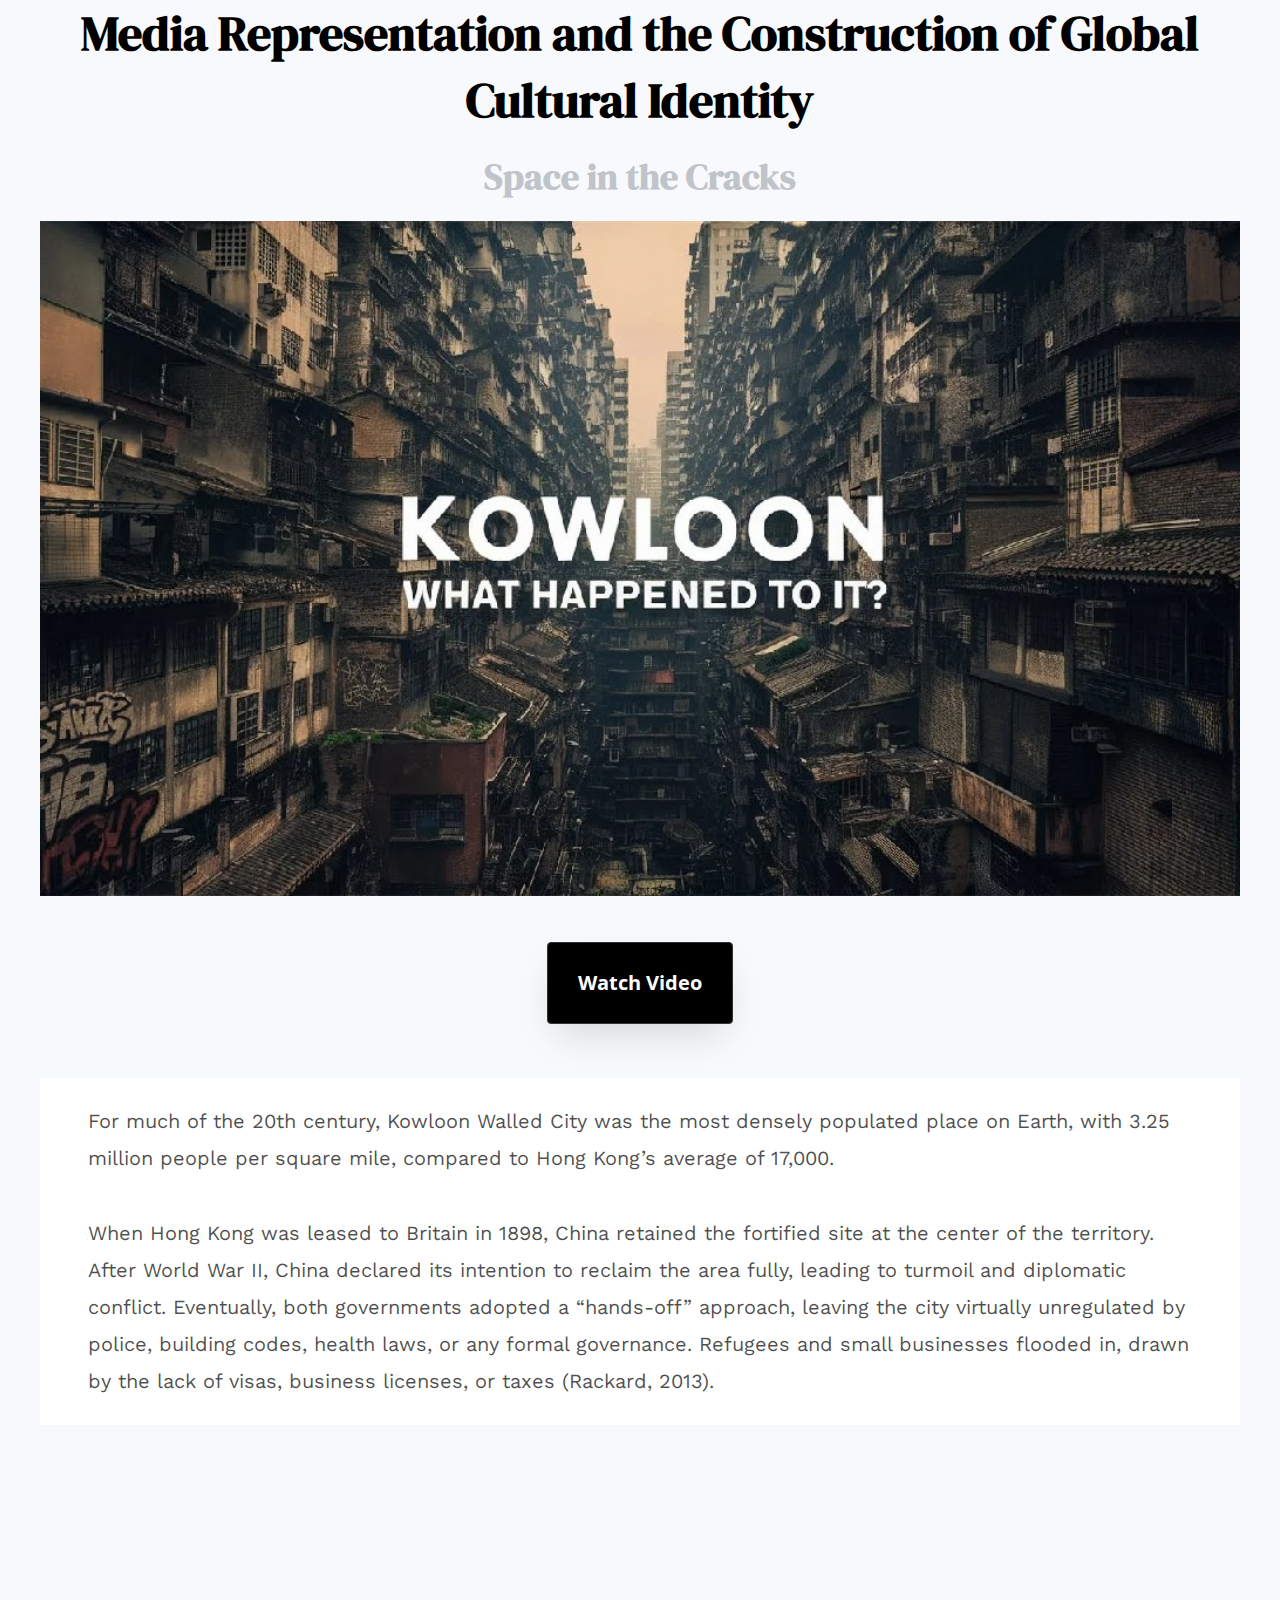
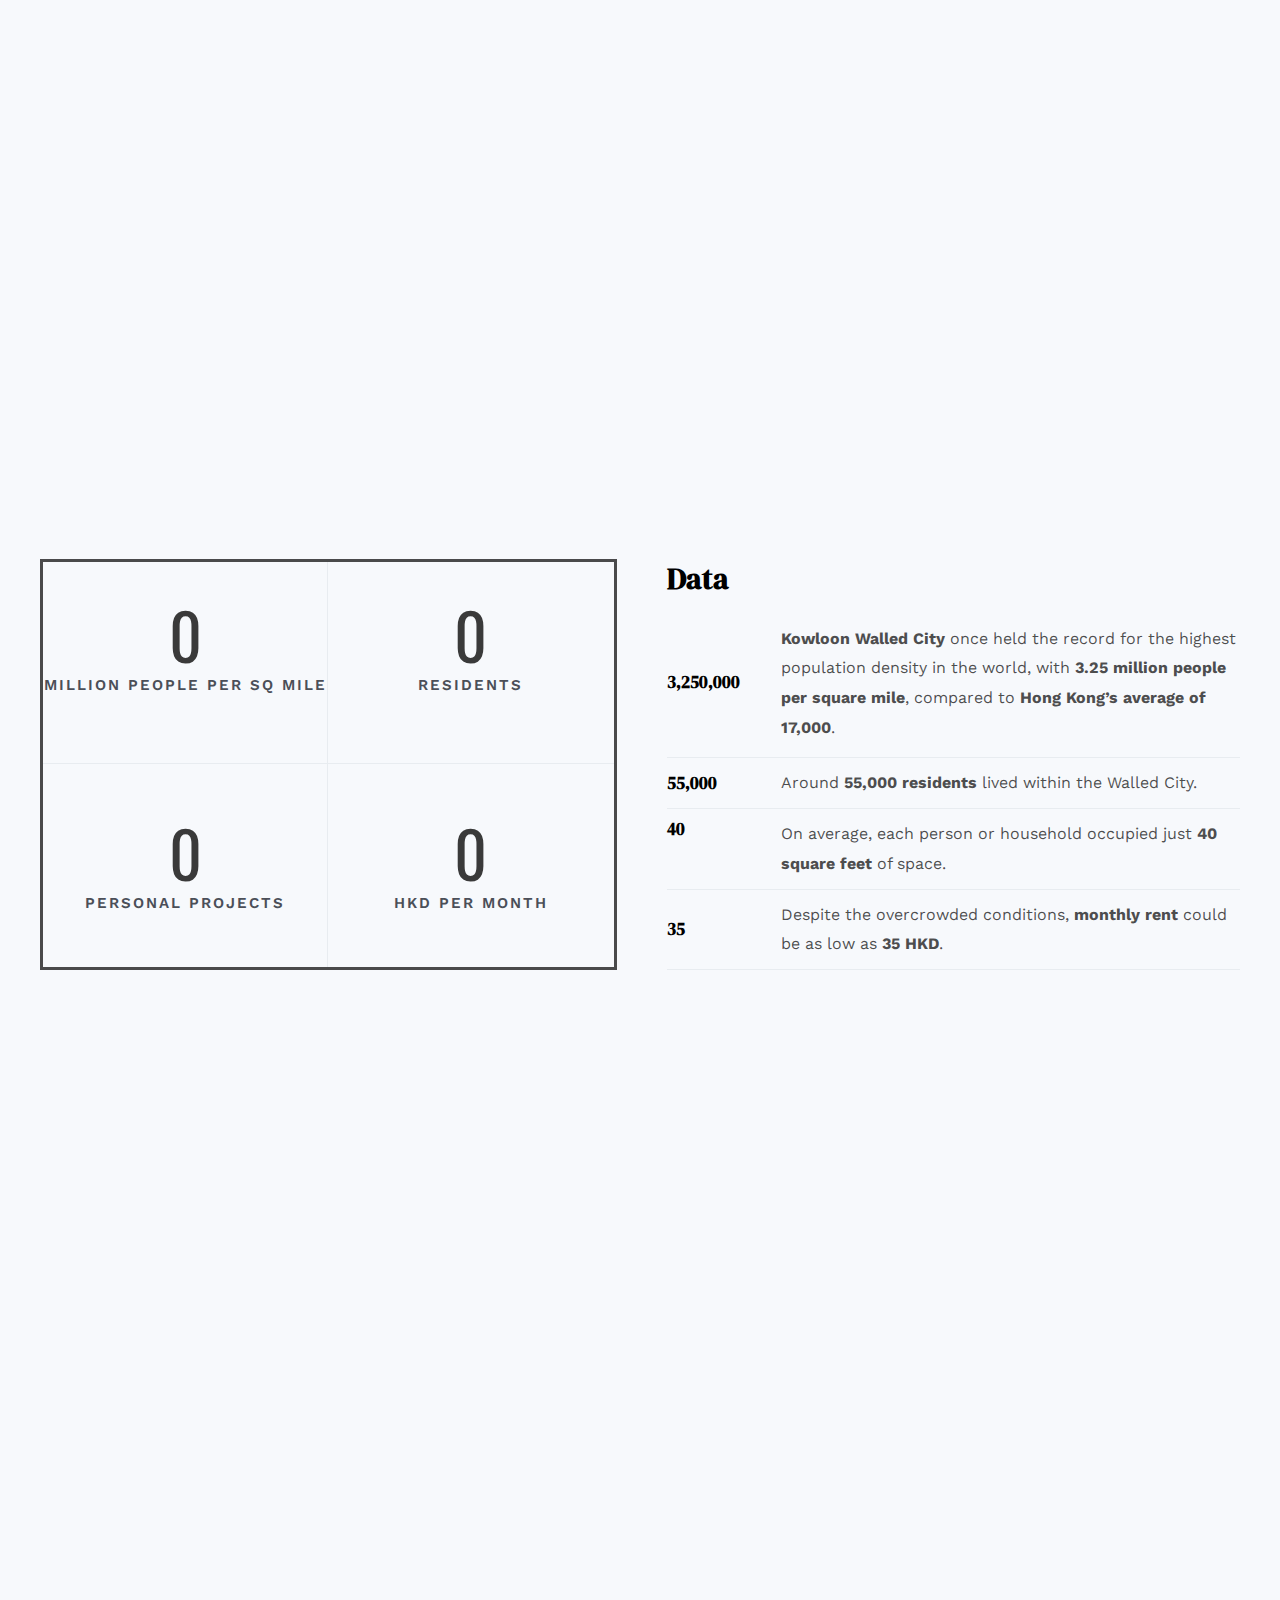
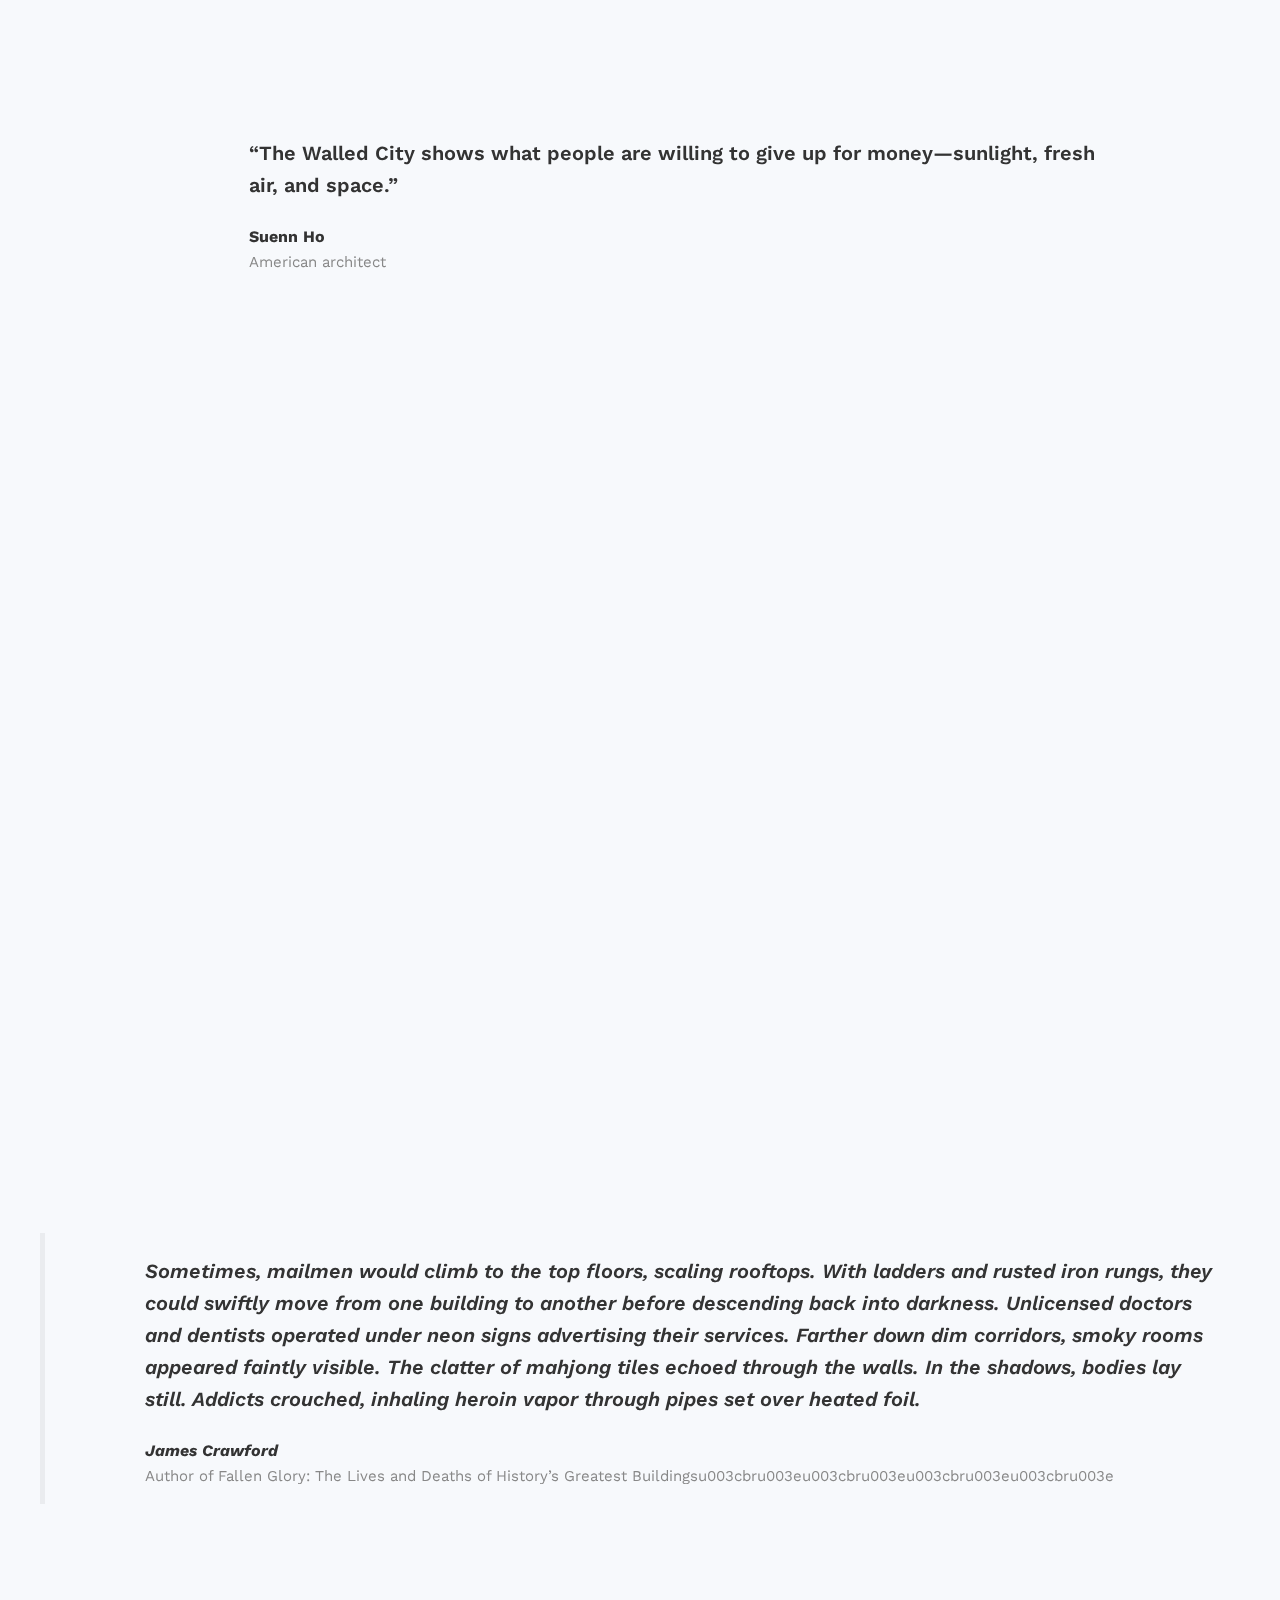
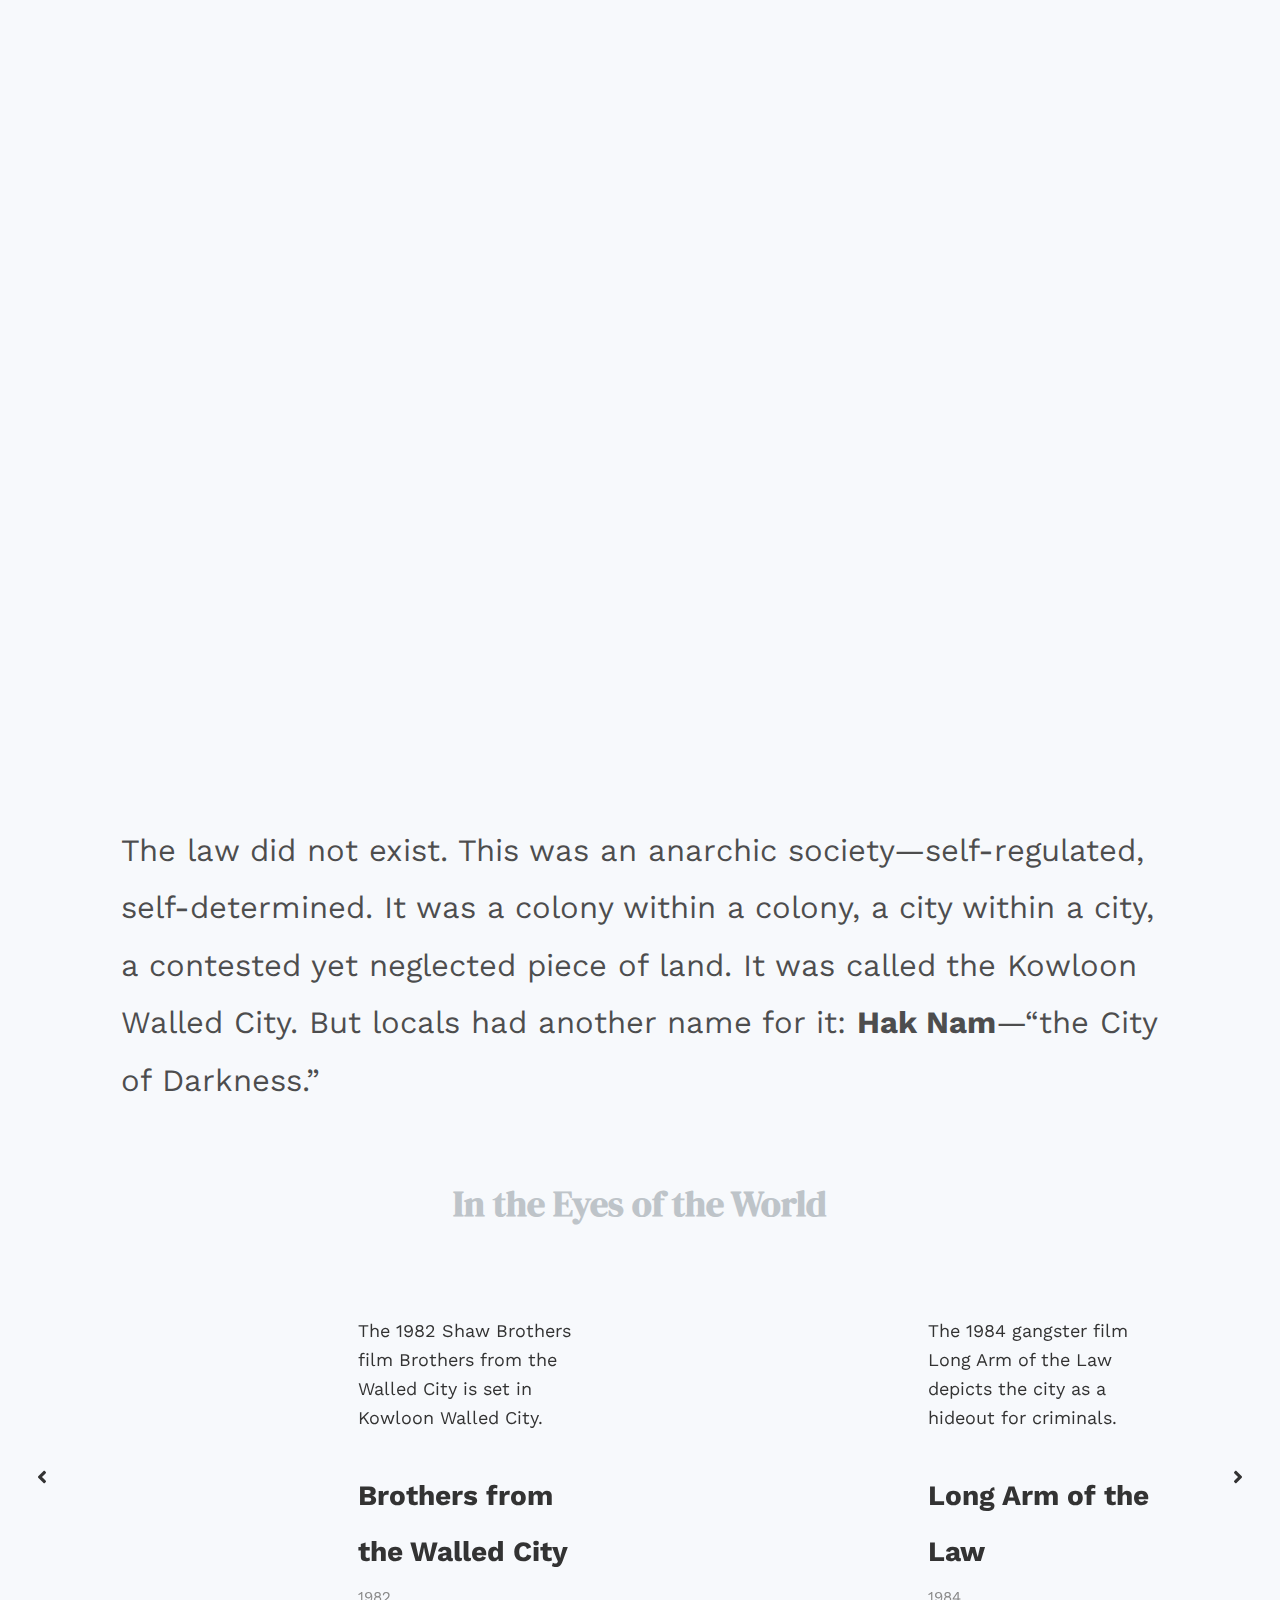
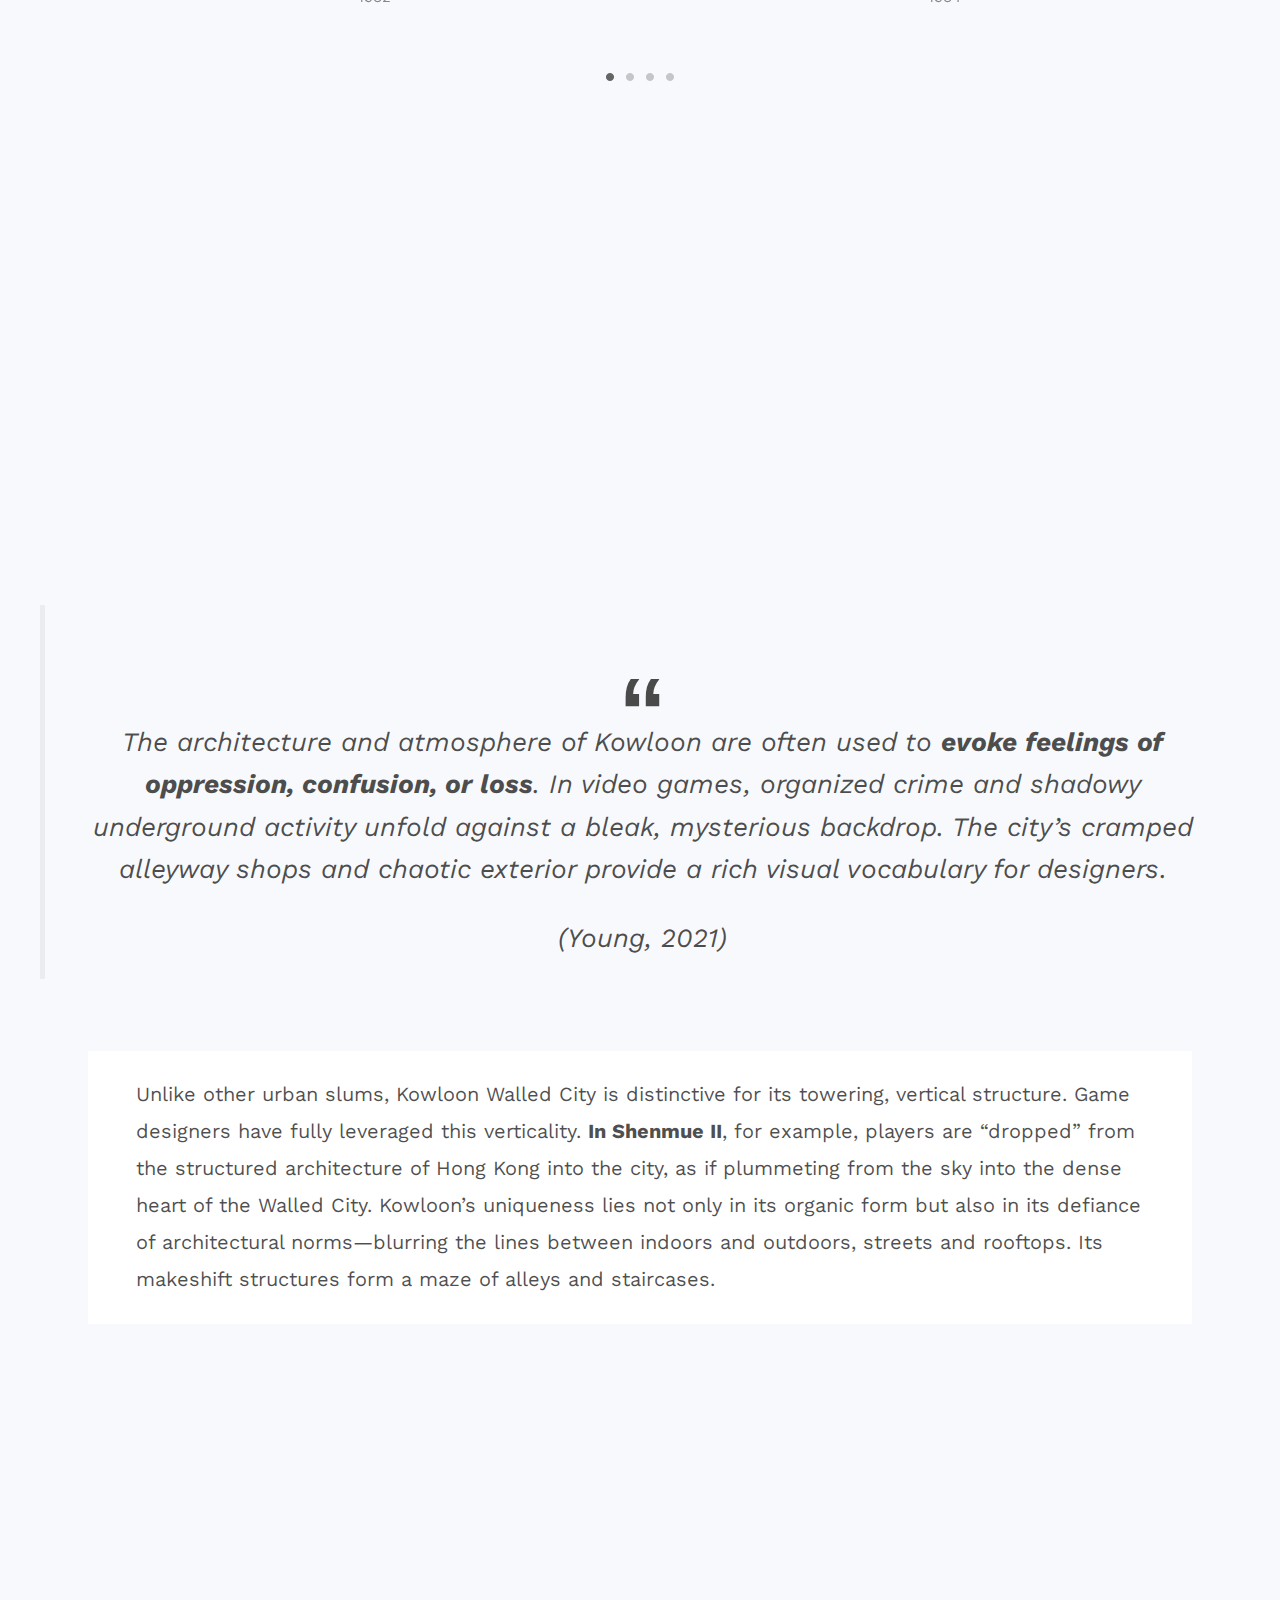
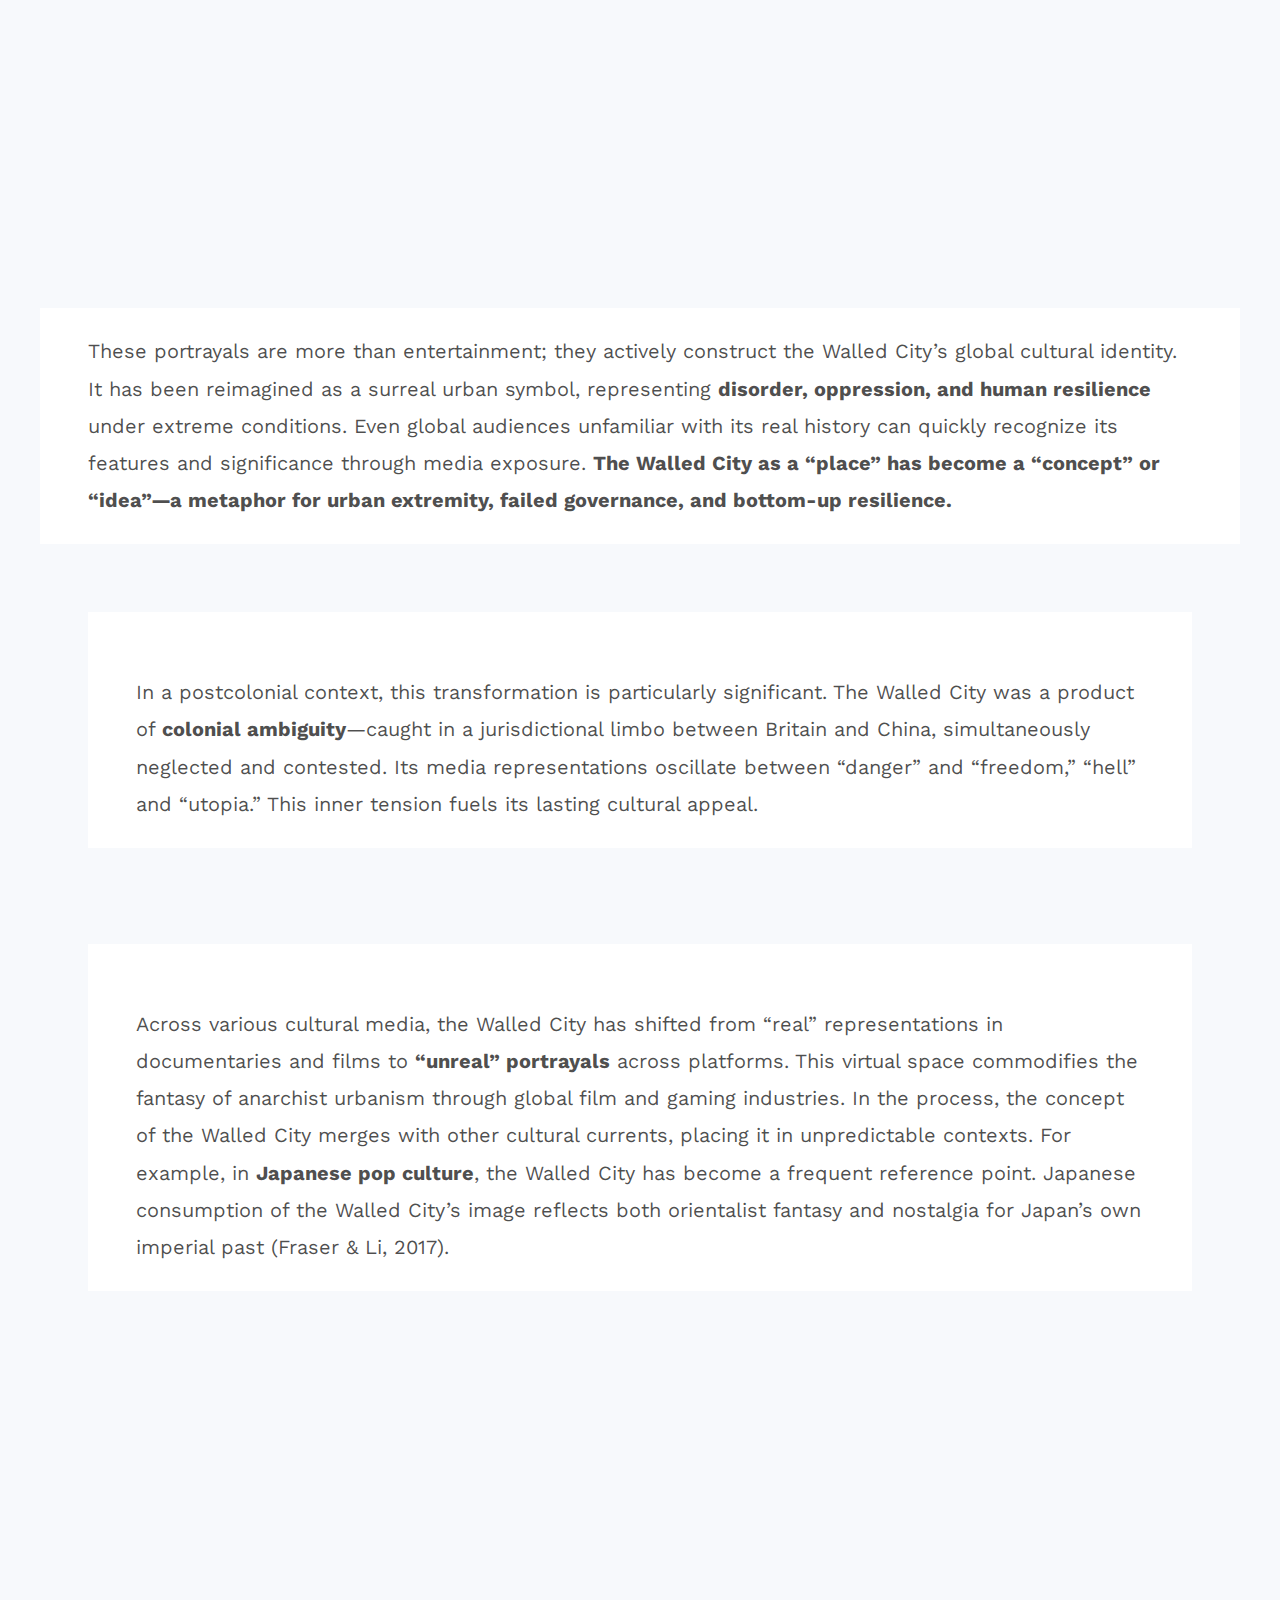
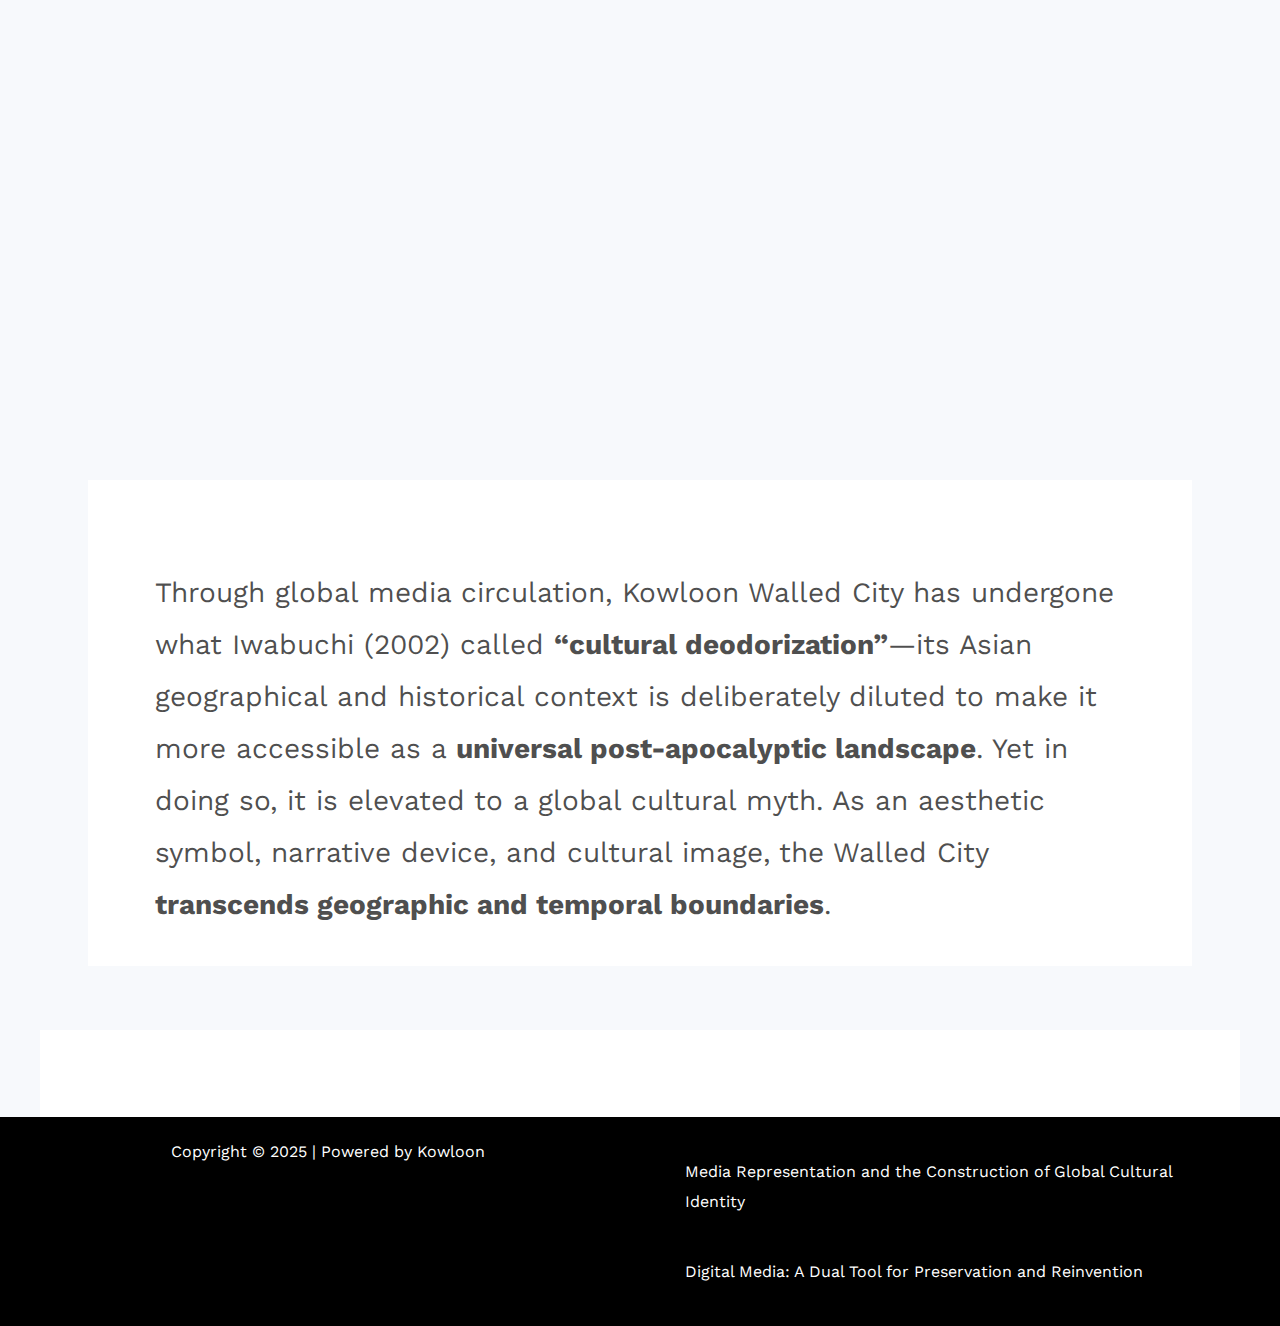
<file: home-2/index.html>
<!DOCTYPE html>
<html lang="zh-Hans">
<head>
<meta charset="UTF-8">
<meta name="viewport" content="width=device-width, initial-scale=1">
	 <link rel="profile" href="https://gmpg.org/xfn/11"> 
	 <title>Media Representation and the Construction of Global Cultural Identity &#8211; Kowloon</title>
<meta name="robots" content="max-image-preview:large">
	<style>img:is([sizes="auto" i], [sizes^="auto," i]) { contain-intrinsic-size: 3000px 1500px }</style>
	<link rel="dns-prefetch" href="//fonts.googleapis.com">
<link rel="alternate" type="application/rss+xml" title="Kowloon &raquo; Feed" href="https://weng0147.github.io/kowloon/feed/">
<link rel="alternate" type="application/rss+xml" title="Kowloon &raquo; 评论 Feed" href="https://weng0147.github.io/kowloon/comments/feed/">
<script>
window._wpemojiSettings = {"baseUrl":"https:\/\/s.w.org\/images\/core\/emoji\/15.1.0\/72x72\/","ext":".png","svgUrl":"https:\/\/s.w.org\/images\/core\/emoji\/15.1.0\/svg\/","svgExt":".svg","source":{"concatemoji":"https:\/\/weng0147.github.io\/kowloon\/wp-includes\/js\/wp-emoji-release.min.js?ver=6.8.1"}};
/*! This file is auto-generated */
!function(i,n){var o,s,e;function c(e){try{var t={supportTests:e,timestamp:(new Date).valueOf()};sessionStorage.setItem(o,JSON.stringify(t))}catch(e){}}function p(e,t,n){e.clearRect(0,0,e.canvas.width,e.canvas.height),e.fillText(t,0,0);var t=new Uint32Array(e.getImageData(0,0,e.canvas.width,e.canvas.height).data),r=(e.clearRect(0,0,e.canvas.width,e.canvas.height),e.fillText(n,0,0),new Uint32Array(e.getImageData(0,0,e.canvas.width,e.canvas.height).data));return t.every(function(e,t){return e===r[t]})}function u(e,t,n){switch(t){case"flag":return n(e,"🏳️‍⚧️","🏳️​⚧️")?!1:!n(e,"🇺🇳","🇺​🇳")&&!n(e,"🏴󠁧󠁢󠁥󠁮󠁧󠁿","🏴​󠁧​󠁢​󠁥​󠁮​󠁧​󠁿");case"emoji":return!n(e,"🐦‍🔥","🐦​🔥")}return!1}function f(e,t,n){var r="undefined"!=typeof WorkerGlobalScope&&self instanceof WorkerGlobalScope?new OffscreenCanvas(300,150):i.createElement("canvas"),a=r.getContext("2d",{willReadFrequently:!0}),o=(a.textBaseline="top",a.font="600 32px Arial",{});return e.forEach(function(e){o[e]=t(a,e,n)}),o}function t(e){var t=i.createElement("script");t.src=e,t.defer=!0,i.head.appendChild(t)}"undefined"!=typeof Promise&&(o="wpEmojiSettingsSupports",s=["flag","emoji"],n.supports={everything:!0,everythingExceptFlag:!0},e=new Promise(function(e){i.addEventListener("DOMContentLoaded",e,{once:!0})}),new Promise(function(t){var n=function(){try{var e=JSON.parse(sessionStorage.getItem(o));if("object"==typeof e&&"number"==typeof e.timestamp&&(new Date).valueOf()<e.timestamp+604800&&"object"==typeof e.supportTests)return e.supportTests}catch(e){}return null}();if(!n){if("undefined"!=typeof Worker&&"undefined"!=typeof OffscreenCanvas&&"undefined"!=typeof URL&&URL.createObjectURL&&"undefined"!=typeof Blob)try{var e="postMessage("+f.toString()+"("+[JSON.stringify(s),u.toString(),p.toString()].join(",")+"));",r=new Blob([e],{type:"text/javascript"}),a=new Worker(URL.createObjectURL(r),{name:"wpTestEmojiSupports"});return void(a.onmessage=function(e){c(n=e.data),a.terminate(),t(n)})}catch(e){}c(n=f(s,u,p))}t(n)}).then(function(e){for(var t in e)n.supports[t]=e[t],n.supports.everything=n.supports.everything&&n.supports[t],"flag"!==t&&(n.supports.everythingExceptFlag=n.supports.everythingExceptFlag&&n.supports[t]);n.supports.everythingExceptFlag=n.supports.everythingExceptFlag&&!n.supports.flag,n.DOMReady=!1,n.readyCallback=function(){n.DOMReady=!0}}).then(function(){return e}).then(function(){var e;n.supports.everything||(n.readyCallback(),(e=n.source||{}).concatemoji?t(e.concatemoji):e.wpemoji&&e.twemoji&&(t(e.twemoji),t(e.wpemoji)))}))}((window,document),window._wpemojiSettings);
</script>
<link rel="stylesheet" id="astra-theme-css-css" href="https://weng0147.github.io/kowloon/wp-content/themes/astra/assets/css/minified/main.min.css?ver=4.8.0" media="all">
<style id="astra-theme-css-inline-css">:root{--ast-post-nav-space:0;--ast-container-default-xlg-padding:6.67em;--ast-container-default-lg-padding:5.67em;--ast-container-default-slg-padding:4.34em;--ast-container-default-md-padding:3.34em;--ast-container-default-sm-padding:6.67em;--ast-container-default-xs-padding:2.4em;--ast-container-default-xxs-padding:1.4em;--ast-code-block-background:#EEEEEE;--ast-comment-inputs-background:#FAFAFA;--ast-normal-container-width:1200px;--ast-narrow-container-width:750px;--ast-blog-title-font-weight:normal;--ast-blog-meta-weight:inherit;}html{font-size:100%;}a,.page-title{color:var(--ast-global-color-0);}a:hover,a:focus{color:var(--ast-global-color-1);}body,button,input,select,textarea,.ast-button,.ast-custom-button{font-family:'Work Sans',sans-serif;font-weight:400;font-size:16px;font-size:1rem;}blockquote{color:var(--ast-global-color-3);}p,.entry-content p{margin-bottom:1em;}h1,.entry-content h1,h2,.entry-content h2,h3,.entry-content h3,h4,.entry-content h4,h5,.entry-content h5,h6,.entry-content h6,.site-title,.site-title a{font-family:'DM Serif Display',serif;font-weight:600;}.site-title{font-size:35px;font-size:2.1875rem;display:none;}header .custom-logo-link img{max-width:117px;width:117px;}.astra-logo-svg{width:117px;}.site-header .site-description{font-size:15px;font-size:0.9375rem;display:none;}.entry-title{font-size:26px;font-size:1.625rem;}.archive .ast-article-post .ast-article-inner,.blog .ast-article-post .ast-article-inner,.archive .ast-article-post .ast-article-inner:hover,.blog .ast-article-post .ast-article-inner:hover{overflow:hidden;}h1,.entry-content h1{font-size:48px;font-size:3rem;font-family:'DM Serif Display',serif;line-height:1.4em;}h2,.entry-content h2{font-size:38px;font-size:2.375rem;font-family:'DM Serif Display',serif;line-height:1.3em;}h3,.entry-content h3{font-size:30px;font-size:1.875rem;font-family:'DM Serif Display',serif;line-height:1.3em;}h4,.entry-content h4{font-size:24px;font-size:1.5rem;line-height:1.2em;font-family:'DM Serif Display',serif;}h5,.entry-content h5{font-size:21px;font-size:1.3125rem;line-height:1.2em;font-family:'DM Serif Display',serif;}h6,.entry-content h6{font-size:17px;font-size:1.0625rem;line-height:1.25em;font-family:'DM Serif Display',serif;}::selection{background-color:var(--ast-global-color-0);color:#000000;}body,h1,.entry-title a,.entry-content h1,h2,.entry-content h2,h3,.entry-content h3,h4,.entry-content h4,h5,.entry-content h5,h6,.entry-content h6{color:var(--ast-global-color-3);}.tagcloud a:hover,.tagcloud a:focus,.tagcloud a.current-item{color:#000000;border-color:var(--ast-global-color-0);background-color:var(--ast-global-color-0);}input:focus,input[type="text"]:focus,input[type="email"]:focus,input[type="url"]:focus,input[type="password"]:focus,input[type="reset"]:focus,input[type="search"]:focus,textarea:focus{border-color:var(--ast-global-color-0);}input[type="radio"]:checked,input[type=reset],input[type="checkbox"]:checked,input[type="checkbox"]:hover:checked,input[type="checkbox"]:focus:checked,input[type=range]::-webkit-slider-thumb{border-color:var(--ast-global-color-0);background-color:var(--ast-global-color-0);box-shadow:none;}.site-footer a:hover + .post-count,.site-footer a:focus + .post-count{background:var(--ast-global-color-0);border-color:var(--ast-global-color-0);}.single .nav-links .nav-previous,.single .nav-links .nav-next{color:var(--ast-global-color-0);}.entry-meta,.entry-meta *{line-height:1.45;color:var(--ast-global-color-0);}.entry-meta a:not(.ast-button):hover,.entry-meta a:not(.ast-button):hover *,.entry-meta a:not(.ast-button):focus,.entry-meta a:not(.ast-button):focus *,.page-links > .page-link,.page-links .page-link:hover,.post-navigation a:hover{color:var(--ast-global-color-1);}#cat option,.secondary .calendar_wrap thead a,.secondary .calendar_wrap thead a:visited{color:var(--ast-global-color-0);}.secondary .calendar_wrap #today,.ast-progress-val span{background:var(--ast-global-color-0);}.secondary a:hover + .post-count,.secondary a:focus + .post-count{background:var(--ast-global-color-0);border-color:var(--ast-global-color-0);}.calendar_wrap #today > a{color:#000000;}.page-links .page-link,.single .post-navigation a{color:var(--ast-global-color-0);}.ast-search-menu-icon .search-form button.search-submit{padding:0 4px;}.ast-search-menu-icon form.search-form{padding-right:0;}.ast-search-menu-icon.slide-search input.search-field{width:0;}.ast-header-search .ast-search-menu-icon.ast-dropdown-active .search-form,.ast-header-search .ast-search-menu-icon.ast-dropdown-active .search-field:focus{transition:all 0.2s;}.search-form input.search-field:focus{outline:none;}.wp-block-latest-posts > li > a{color:var(--ast-global-color-2);}.widget-title,.widget .wp-block-heading{font-size:22px;font-size:1.375rem;color:var(--ast-global-color-3);}.ast-search-menu-icon.slide-search a:focus-visible:focus-visible,.astra-search-icon:focus-visible,#close:focus-visible,a:focus-visible,.ast-menu-toggle:focus-visible,.site .skip-link:focus-visible,.wp-block-loginout input:focus-visible,.wp-block-search.wp-block-search__button-inside .wp-block-search__inside-wrapper,.ast-header-navigation-arrow:focus-visible,.woocommerce .wc-proceed-to-checkout > .checkout-button:focus-visible,.woocommerce .woocommerce-MyAccount-navigation ul li a:focus-visible,.ast-orders-table__row .ast-orders-table__cell:focus-visible,.woocommerce .woocommerce-order-details .order-again > .button:focus-visible,.woocommerce .woocommerce-message a.button.wc-forward:focus-visible,.woocommerce #minus_qty:focus-visible,.woocommerce #plus_qty:focus-visible,a#ast-apply-coupon:focus-visible,.woocommerce .woocommerce-info a:focus-visible,.woocommerce .astra-shop-summary-wrap a:focus-visible,.woocommerce a.wc-forward:focus-visible,#ast-apply-coupon:focus-visible,.woocommerce-js .woocommerce-mini-cart-item a.remove:focus-visible,#close:focus-visible,.button.search-submit:focus-visible,#search_submit:focus,.normal-search:focus-visible,.ast-header-account-wrap:focus-visible,.woocommerce .ast-on-card-button.ast-quick-view-trigger:focus{outline-style:dotted;outline-color:inherit;outline-width:thin;}input:focus,input[type="text"]:focus,input[type="email"]:focus,input[type="url"]:focus,input[type="password"]:focus,input[type="reset"]:focus,input[type="search"]:focus,input[type="number"]:focus,textarea:focus,.wp-block-search__input:focus,[data-section="section-header-mobile-trigger"] .ast-button-wrap .ast-mobile-menu-trigger-minimal:focus,.ast-mobile-popup-drawer.active .menu-toggle-close:focus,.woocommerce-ordering select.orderby:focus,#ast-scroll-top:focus,#coupon_code:focus,.woocommerce-page #comment:focus,.woocommerce #reviews #respond input#submit:focus,.woocommerce a.add_to_cart_button:focus,.woocommerce .button.single_add_to_cart_button:focus,.woocommerce .woocommerce-cart-form button:focus,.woocommerce .woocommerce-cart-form__cart-item .quantity .qty:focus,.woocommerce .woocommerce-billing-fields .woocommerce-billing-fields__field-wrapper .woocommerce-input-wrapper > .input-text:focus,.woocommerce #order_comments:focus,.woocommerce #place_order:focus,.woocommerce .woocommerce-address-fields .woocommerce-address-fields__field-wrapper .woocommerce-input-wrapper > .input-text:focus,.woocommerce .woocommerce-MyAccount-content form button:focus,.woocommerce .woocommerce-MyAccount-content .woocommerce-EditAccountForm .woocommerce-form-row .woocommerce-Input.input-text:focus,.woocommerce .ast-woocommerce-container .woocommerce-pagination ul.page-numbers li a:focus,body #content .woocommerce form .form-row .select2-container--default .select2-selection--single:focus,#ast-coupon-code:focus,.woocommerce.woocommerce-js .quantity input[type=number]:focus,.woocommerce-js .woocommerce-mini-cart-item .quantity input[type=number]:focus,.woocommerce p#ast-coupon-trigger:focus{border-style:dotted;border-color:inherit;border-width:thin;}input{outline:none;}.ast-logo-title-inline .site-logo-img{padding-right:1em;}.site-logo-img img{ transition:all 0.2s linear;}body .ast-oembed-container *{position:absolute;top:0;width:100%;height:100%;left:0;}body .wp-block-embed-pocket-casts .ast-oembed-container *{position:unset;}.ast-single-post-featured-section + article {margin-top: 2em;}.site-content .ast-single-post-featured-section img {width: 100%;overflow: hidden;object-fit: cover;}.site > .ast-single-related-posts-container {margin-top: 0;}@media (min-width: 922px) {.ast-desktop .ast-container--narrow {max-width: var(--ast-narrow-container-width);margin: 0 auto;}}@media (max-width:921.9px){#ast-desktop-header{display:none;}}@media (min-width:922px){#ast-mobile-header{display:none;}}.wp-block-buttons.aligncenter{justify-content:center;}@media (max-width:921px){.ast-theme-transparent-header #primary,.ast-theme-transparent-header #secondary{padding:0;}}@media (max-width:921px){.ast-plain-container.ast-no-sidebar #primary{padding:0;}}.ast-plain-container.ast-no-sidebar #primary{margin-top:0;margin-bottom:0;}.wp-block-buttons .wp-block-button.is-style-outline .wp-block-button__link.wp-element-button,.ast-outline-button,.wp-block-uagb-buttons-child .uagb-buttons-repeater.ast-outline-button{border-color:#1e2428;border-top-width:2px;border-right-width:2px;border-bottom-width:2px;border-left-width:2px;font-family:'Open Sans',sans-serif;font-weight:700;font-size:14px;font-size:0.875rem;line-height:1em;padding-top:16px;padding-right:30px;padding-bottom:16px;padding-left:30px;border-top-left-radius:4px;border-top-right-radius:4px;border-bottom-right-radius:4px;border-bottom-left-radius:4px;}.wp-block-buttons .wp-block-button.is-style-outline > .wp-block-button__link:not(.has-text-color),.wp-block-buttons .wp-block-button.wp-block-button__link.is-style-outline:not(.has-text-color),.ast-outline-button{color:var(--ast-global-color-2);}.wp-block-button.is-style-outline .wp-block-button__link:hover,.wp-block-buttons .wp-block-button.is-style-outline .wp-block-button__link:focus,.wp-block-buttons .wp-block-button.is-style-outline > .wp-block-button__link:not(.has-text-color):hover,.wp-block-buttons .wp-block-button.wp-block-button__link.is-style-outline:not(.has-text-color):hover,.ast-outline-button:hover,.ast-outline-button:focus,.wp-block-uagb-buttons-child .uagb-buttons-repeater.ast-outline-button:hover,.wp-block-uagb-buttons-child .uagb-buttons-repeater.ast-outline-button:focus{color:#ffffff;background-color:var(--ast-global-color-1);border-color:var(--ast-global-color-1);}.wp-block-button .wp-block-button__link.wp-element-button.is-style-outline:not(.has-background),.wp-block-button.is-style-outline>.wp-block-button__link.wp-element-button:not(.has-background),.ast-outline-button{background-color:transparent;}@media (max-width:921px){.wp-block-buttons .wp-block-button.is-style-outline .wp-block-button__link.wp-element-button,.ast-outline-button,.wp-block-uagb-buttons-child .uagb-buttons-repeater.ast-outline-button{padding-top:16px;padding-right:30px;padding-bottom:16px;padding-left:30px;border-top-left-radius:4px;border-top-right-radius:4px;border-bottom-right-radius:4px;border-bottom-left-radius:4px;}}@media (max-width:544px){.wp-block-buttons .wp-block-button.is-style-outline .wp-block-button__link.wp-element-button,.ast-outline-button,.wp-block-uagb-buttons-child .uagb-buttons-repeater.ast-outline-button{padding-top:14px;padding-right:24px;padding-bottom:14px;padding-left:24px;border-top-left-radius:4px;border-top-right-radius:4px;border-bottom-right-radius:4px;border-bottom-left-radius:4px;}}.entry-content[ast-blocks-layout] > figure{margin-bottom:1em;}@media (max-width:921px){.ast-separate-container #primary,.ast-separate-container #secondary{padding:1.5em 0;}#primary,#secondary{padding:1.5em 0;margin:0;}.ast-left-sidebar #content > .ast-container{display:flex;flex-direction:column-reverse;width:100%;}.ast-separate-container .ast-article-post,.ast-separate-container .ast-article-single{padding:1.5em 2.14em;}.ast-author-box img.avatar{margin:20px 0 0 0;}}@media (min-width:922px){.ast-separate-container.ast-right-sidebar #primary,.ast-separate-container.ast-left-sidebar #primary{border:0;}.search-no-results.ast-separate-container #primary{margin-bottom:4em;}}.wp-block-button .wp-block-button__link{color:var(--ast-global-color-5);}.wp-block-button .wp-block-button__link:hover,.wp-block-button .wp-block-button__link:focus{color:var(--ast-global-color-0);background-color:rgba(255,255,255,0);border-color:var(--ast-global-color-0);}.wp-block-button .wp-block-button__link,.wp-block-search .wp-block-search__button,body .wp-block-file .wp-block-file__button{border-style:solid;border-top-width:2px;border-right-width:2px;border-left-width:2px;border-bottom-width:2px;border-color:rgba(255,255,255,0);background-color:var(--ast-global-color-1);color:var(--ast-global-color-5);font-family:'Open Sans',sans-serif;font-weight:700;line-height:1em;font-size:14px;font-size:0.875rem;border-top-left-radius:4px;border-top-right-radius:4px;border-bottom-right-radius:4px;border-bottom-left-radius:4px;padding-top:16px;padding-right:30px;padding-bottom:16px;padding-left:30px;}@media (max-width:544px){.wp-block-button .wp-block-button__link,.wp-block-search .wp-block-search__button,body .wp-block-file .wp-block-file__button{padding-top:14px;padding-right:24px;padding-bottom:14px;padding-left:24px;}}.menu-toggle,button,.ast-button,.ast-custom-button,.button,input#submit,input[type="button"],input[type="submit"],input[type="reset"],form[CLASS*="wp-block-search__"].wp-block-search .wp-block-search__inside-wrapper .wp-block-search__button,body .wp-block-file .wp-block-file__button,.woocommerce-js a.button,.woocommerce button.button,.woocommerce .woocommerce-message a.button,.woocommerce #respond input#submit.alt,.woocommerce input.button.alt,.woocommerce input.button,.woocommerce input.button:disabled,.woocommerce input.button:disabled[disabled],.woocommerce input.button:disabled:hover,.woocommerce input.button:disabled[disabled]:hover,.woocommerce #respond input#submit,.woocommerce button.button.alt.disabled,.wc-block-grid__products .wc-block-grid__product .wp-block-button__link,.wc-block-grid__product-onsale,[CLASS*="wc-block"] button,.woocommerce-js .astra-cart-drawer .astra-cart-drawer-content .woocommerce-mini-cart__buttons .button:not(.checkout):not(.ast-continue-shopping),.woocommerce-js .astra-cart-drawer .astra-cart-drawer-content .woocommerce-mini-cart__buttons a.checkout,.woocommerce button.button.alt.disabled.wc-variation-selection-needed,[CLASS*="wc-block"] .wc-block-components-button{border-style:solid;border-top-width:2px;border-right-width:2px;border-left-width:2px;border-bottom-width:2px;color:var(--ast-global-color-5);border-color:rgba(255,255,255,0);background-color:var(--ast-global-color-1);padding-top:16px;padding-right:30px;padding-bottom:16px;padding-left:30px;font-family:'Open Sans',sans-serif;font-weight:700;font-size:14px;font-size:0.875rem;line-height:1em;border-top-left-radius:4px;border-top-right-radius:4px;border-bottom-right-radius:4px;border-bottom-left-radius:4px;}button:focus,.menu-toggle:hover,button:hover,.ast-button:hover,.ast-custom-button:hover .button:hover,.ast-custom-button:hover ,input[type=reset]:hover,input[type=reset]:focus,input#submit:hover,input#submit:focus,input[type="button"]:hover,input[type="button"]:focus,input[type="submit"]:hover,input[type="submit"]:focus,form[CLASS*="wp-block-search__"].wp-block-search .wp-block-search__inside-wrapper .wp-block-search__button:hover,form[CLASS*="wp-block-search__"].wp-block-search .wp-block-search__inside-wrapper .wp-block-search__button:focus,body .wp-block-file .wp-block-file__button:hover,body .wp-block-file .wp-block-file__button:focus,.woocommerce-js a.button:hover,.woocommerce button.button:hover,.woocommerce .woocommerce-message a.button:hover,.woocommerce #respond input#submit:hover,.woocommerce #respond input#submit.alt:hover,.woocommerce input.button.alt:hover,.woocommerce input.button:hover,.woocommerce button.button.alt.disabled:hover,.wc-block-grid__products .wc-block-grid__product .wp-block-button__link:hover,[CLASS*="wc-block"] button:hover,.woocommerce-js .astra-cart-drawer .astra-cart-drawer-content .woocommerce-mini-cart__buttons .button:not(.checkout):not(.ast-continue-shopping):hover,.woocommerce-js .astra-cart-drawer .astra-cart-drawer-content .woocommerce-mini-cart__buttons a.checkout:hover,.woocommerce button.button.alt.disabled.wc-variation-selection-needed:hover,[CLASS*="wc-block"] .wc-block-components-button:hover,[CLASS*="wc-block"] .wc-block-components-button:focus{color:var(--ast-global-color-0);background-color:rgba(255,255,255,0);border-color:var(--ast-global-color-0);}@media (max-width:544px){.menu-toggle,button,.ast-button,.ast-custom-button,.button,input#submit,input[type="button"],input[type="submit"],input[type="reset"],form[CLASS*="wp-block-search__"].wp-block-search .wp-block-search__inside-wrapper .wp-block-search__button,body .wp-block-file .wp-block-file__button,.woocommerce-js a.button,.woocommerce button.button,.woocommerce .woocommerce-message a.button,.woocommerce #respond input#submit.alt,.woocommerce input.button.alt,.woocommerce input.button,.woocommerce input.button:disabled,.woocommerce input.button:disabled[disabled],.woocommerce input.button:disabled:hover,.woocommerce input.button:disabled[disabled]:hover,.woocommerce #respond input#submit,.woocommerce button.button.alt.disabled,.wc-block-grid__products .wc-block-grid__product .wp-block-button__link,.wc-block-grid__product-onsale,[CLASS*="wc-block"] button,.woocommerce-js .astra-cart-drawer .astra-cart-drawer-content .woocommerce-mini-cart__buttons .button:not(.checkout):not(.ast-continue-shopping),.woocommerce-js .astra-cart-drawer .astra-cart-drawer-content .woocommerce-mini-cart__buttons a.checkout,.woocommerce button.button.alt.disabled.wc-variation-selection-needed,[CLASS*="wc-block"] .wc-block-components-button{padding-top:14px;padding-right:24px;padding-bottom:14px;padding-left:24px;}}@media (max-width:921px){.ast-mobile-header-stack .main-header-bar .ast-search-menu-icon{display:inline-block;}.ast-header-break-point.ast-header-custom-item-outside .ast-mobile-header-stack .main-header-bar .ast-search-icon{margin:0;}.ast-comment-avatar-wrap img{max-width:2.5em;}.ast-comment-meta{padding:0 1.8888em 1.3333em;}.ast-separate-container .ast-comment-list li.depth-1{padding:1.5em 2.14em;}.ast-separate-container .comment-respond{padding:2em 2.14em;}}@media (min-width:544px){.ast-container{max-width:100%;}}@media (max-width:544px){.ast-separate-container .ast-article-post,.ast-separate-container .ast-article-single,.ast-separate-container .comments-title,.ast-separate-container .ast-archive-description{padding:1.5em 1em;}.ast-separate-container #content .ast-container{padding-left:0.54em;padding-right:0.54em;}.ast-separate-container .ast-comment-list .bypostauthor{padding:.5em;}.ast-search-menu-icon.ast-dropdown-active .search-field{width:170px;}} #ast-mobile-header .ast-site-header-cart-li a{pointer-events:none;}body,.ast-separate-container{background-color:var(--ast-global-color-4);background-image:none;}@media (max-width:921px){.widget-title{font-size:22px;font-size:1.375rem;}body,button,input,select,textarea,.ast-button,.ast-custom-button{font-size:16px;font-size:1rem;}#secondary,#secondary button,#secondary input,#secondary select,#secondary textarea{font-size:16px;font-size:1rem;}.site-title{display:none;}.site-header .site-description{display:none;}h1,.entry-content h1{font-size:40px;}h2,.entry-content h2{font-size:32px;}h3,.entry-content h3{font-size:26px;}h4,.entry-content h4{font-size:20px;font-size:1.25rem;}h5,.entry-content h5{font-size:17px;font-size:1.0625rem;}h6,.entry-content h6{font-size:15px;font-size:0.9375rem;}}@media (max-width:544px){.widget-title{font-size:22px;font-size:1.375rem;}body,button,input,select,textarea,.ast-button,.ast-custom-button{font-size:16px;font-size:1rem;}#secondary,#secondary button,#secondary input,#secondary select,#secondary textarea{font-size:16px;font-size:1rem;}.site-title{display:none;}.site-header .site-description{display:none;}h1,.entry-content h1{font-size:36px;}h2,.entry-content h2{font-size:28px;}h3,.entry-content h3{font-size:22px;}h4,.entry-content h4{font-size:18px;font-size:1.125rem;}h5,.entry-content h5{font-size:15px;font-size:0.9375rem;}h6,.entry-content h6{font-size:14px;font-size:0.875rem;}}@media (max-width:544px){html{font-size:100%;}}@media (min-width:922px){.ast-container{max-width:1240px;}}@media (min-width:922px){.site-content .ast-container{display:flex;}}@media (max-width:921px){.site-content .ast-container{flex-direction:column;}}@media (min-width:922px){.main-header-menu .sub-menu .menu-item.ast-left-align-sub-menu:hover > .sub-menu,.main-header-menu .sub-menu .menu-item.ast-left-align-sub-menu.focus > .sub-menu{margin-left:-0px;}}.ast-theme-transparent-header [data-section="section-header-mobile-trigger"] .ast-button-wrap .ast-mobile-menu-trigger-minimal{background:transparent;}.site .comments-area{padding-bottom:3em;}.wp-block-file {display: flex;align-items: center;flex-wrap: wrap;justify-content: space-between;}.wp-block-pullquote {border: none;}.wp-block-pullquote blockquote::before {content: "\201D";font-family: "Helvetica",sans-serif;display: flex;transform: rotate( 180deg );font-size: 6rem;font-style: normal;line-height: 1;font-weight: bold;align-items: center;justify-content: center;}.has-text-align-right > blockquote::before {justify-content: flex-start;}.has-text-align-left > blockquote::before {justify-content: flex-end;}figure.wp-block-pullquote.is-style-solid-color blockquote {max-width: 100%;text-align: inherit;}html body {--wp--custom--ast-default-block-top-padding: 3em;--wp--custom--ast-default-block-right-padding: 3em;--wp--custom--ast-default-block-bottom-padding: 3em;--wp--custom--ast-default-block-left-padding: 3em;--wp--custom--ast-container-width: 1200px;--wp--custom--ast-content-width-size: 1200px;--wp--custom--ast-wide-width-size: calc(1200px + var(--wp--custom--ast-default-block-left-padding) + var(--wp--custom--ast-default-block-right-padding));}.ast-narrow-container {--wp--custom--ast-content-width-size: 750px;--wp--custom--ast-wide-width-size: 750px;}@media(max-width: 921px) {html body {--wp--custom--ast-default-block-top-padding: 3em;--wp--custom--ast-default-block-right-padding: 2em;--wp--custom--ast-default-block-bottom-padding: 3em;--wp--custom--ast-default-block-left-padding: 2em;}}@media(max-width: 544px) {html body {--wp--custom--ast-default-block-top-padding: 3em;--wp--custom--ast-default-block-right-padding: 1.5em;--wp--custom--ast-default-block-bottom-padding: 3em;--wp--custom--ast-default-block-left-padding: 1.5em;}}.entry-content > .wp-block-group,.entry-content > .wp-block-cover,.entry-content > .wp-block-columns {padding-top: var(--wp--custom--ast-default-block-top-padding);padding-right: var(--wp--custom--ast-default-block-right-padding);padding-bottom: var(--wp--custom--ast-default-block-bottom-padding);padding-left: var(--wp--custom--ast-default-block-left-padding);}.ast-plain-container.ast-no-sidebar .entry-content > .alignfull,.ast-page-builder-template .ast-no-sidebar .entry-content > .alignfull {margin-left: calc( -50vw + 50%);margin-right: calc( -50vw + 50%);max-width: 100vw;width: 100vw;}.ast-plain-container.ast-no-sidebar .entry-content .alignfull .alignfull,.ast-page-builder-template.ast-no-sidebar .entry-content .alignfull .alignfull,.ast-plain-container.ast-no-sidebar .entry-content .alignfull .alignwide,.ast-page-builder-template.ast-no-sidebar .entry-content .alignfull .alignwide,.ast-plain-container.ast-no-sidebar .entry-content .alignwide .alignfull,.ast-page-builder-template.ast-no-sidebar .entry-content .alignwide .alignfull,.ast-plain-container.ast-no-sidebar .entry-content .alignwide .alignwide,.ast-page-builder-template.ast-no-sidebar .entry-content .alignwide .alignwide,.ast-plain-container.ast-no-sidebar .entry-content .wp-block-column .alignfull,.ast-page-builder-template.ast-no-sidebar .entry-content .wp-block-column .alignfull,.ast-plain-container.ast-no-sidebar .entry-content .wp-block-column .alignwide,.ast-page-builder-template.ast-no-sidebar .entry-content .wp-block-column .alignwide {margin-left: auto;margin-right: auto;width: 100%;}[ast-blocks-layout] .wp-block-separator:not(.is-style-dots) {height: 0;}[ast-blocks-layout] .wp-block-separator {margin: 20px auto;}[ast-blocks-layout] .wp-block-separator:not(.is-style-wide):not(.is-style-dots) {max-width: 100px;}[ast-blocks-layout] .wp-block-separator.has-background {padding: 0;}.entry-content[ast-blocks-layout] > * {max-width: var(--wp--custom--ast-content-width-size);margin-left: auto;margin-right: auto;}.entry-content[ast-blocks-layout] > .alignwide {max-width: var(--wp--custom--ast-wide-width-size);}.entry-content[ast-blocks-layout] .alignfull {max-width: none;}.entry-content .wp-block-columns {margin-bottom: 0;}blockquote {margin: 1.5em;border-color: rgba(0,0,0,0.05);}.wp-block-quote:not(.has-text-align-right):not(.has-text-align-center) {border-left: 5px solid rgba(0,0,0,0.05);}.has-text-align-right > blockquote,blockquote.has-text-align-right {border-right: 5px solid rgba(0,0,0,0.05);}.has-text-align-left > blockquote,blockquote.has-text-align-left {border-left: 5px solid rgba(0,0,0,0.05);}.wp-block-site-tagline,.wp-block-latest-posts .read-more {margin-top: 15px;}.wp-block-loginout p label {display: block;}.wp-block-loginout p:not(.login-remember):not(.login-submit) input {width: 100%;}.wp-block-loginout input:focus {border-color: transparent;}.wp-block-loginout input:focus {outline: thin dotted;}.entry-content .wp-block-media-text .wp-block-media-text__content {padding: 0 0 0 8%;}.entry-content .wp-block-media-text.has-media-on-the-right .wp-block-media-text__content {padding: 0 8% 0 0;}.entry-content .wp-block-media-text.has-background .wp-block-media-text__content {padding: 8%;}.entry-content .wp-block-cover:not([class*="background-color"]) .wp-block-cover__inner-container,.entry-content .wp-block-cover:not([class*="background-color"]) .wp-block-cover-image-text,.entry-content .wp-block-cover:not([class*="background-color"]) .wp-block-cover-text,.entry-content .wp-block-cover-image:not([class*="background-color"]) .wp-block-cover__inner-container,.entry-content .wp-block-cover-image:not([class*="background-color"]) .wp-block-cover-image-text,.entry-content .wp-block-cover-image:not([class*="background-color"]) .wp-block-cover-text {color: var(--ast-global-color-5);}.wp-block-loginout .login-remember input {width: 1.1rem;height: 1.1rem;margin: 0 5px 4px 0;vertical-align: middle;}.wp-block-latest-posts > li > *:first-child,.wp-block-latest-posts:not(.is-grid) > li:first-child {margin-top: 0;}.entry-content .wp-block-buttons,.entry-content .wp-block-uagb-buttons {margin-bottom: 1.5em;}.wp-block-search__inside-wrapper .wp-block-search__input {padding: 0 10px;color: var(--ast-global-color-3);background: var(--ast-global-color-5);border-color: var(--ast-border-color);}.wp-block-latest-posts .read-more {margin-bottom: 1.5em;}.wp-block-search__no-button .wp-block-search__inside-wrapper .wp-block-search__input {padding-top: 5px;padding-bottom: 5px;}.wp-block-latest-posts .wp-block-latest-posts__post-date,.wp-block-latest-posts .wp-block-latest-posts__post-author {font-size: 1rem;}.wp-block-latest-posts > li > *,.wp-block-latest-posts:not(.is-grid) > li {margin-top: 12px;margin-bottom: 12px;}.ast-page-builder-template .entry-content[ast-blocks-layout] > *,.ast-page-builder-template .entry-content[ast-blocks-layout] > .alignfull > * {max-width: none;}.ast-page-builder-template .entry-content[ast-blocks-layout] > .alignwide > * {max-width: var(--wp--custom--ast-wide-width-size);}.ast-page-builder-template .entry-content[ast-blocks-layout] > .inherit-container-width > *,.ast-page-builder-template .entry-content[ast-blocks-layout] > * > *,.entry-content[ast-blocks-layout] > .wp-block-cover .wp-block-cover__inner-container {max-width: var(--wp--custom--ast-content-width-size) ;margin-left: auto;margin-right: auto;}.entry-content[ast-blocks-layout] .wp-block-cover:not(.alignleft):not(.alignright) {width: auto;}@media(max-width: 1200px) {.ast-separate-container .entry-content > .alignfull,.ast-separate-container .entry-content[ast-blocks-layout] > .alignwide,.ast-plain-container .entry-content[ast-blocks-layout] > .alignwide,.ast-plain-container .entry-content .alignfull {margin-left: calc(-1 * min(var(--ast-container-default-xlg-padding),20px)) ;margin-right: calc(-1 * min(var(--ast-container-default-xlg-padding),20px));}}@media(min-width: 1201px) {.ast-separate-container .entry-content > .alignfull {margin-left: calc(-1 * var(--ast-container-default-xlg-padding) );margin-right: calc(-1 * var(--ast-container-default-xlg-padding) );}.ast-separate-container .entry-content[ast-blocks-layout] > .alignwide,.ast-plain-container .entry-content[ast-blocks-layout] > .alignwide {margin-left: calc(-1 * var(--wp--custom--ast-default-block-left-padding) );margin-right: calc(-1 * var(--wp--custom--ast-default-block-right-padding) );}}@media(min-width: 921px) {.ast-separate-container .entry-content .wp-block-group.alignwide:not(.inherit-container-width) > :where(:not(.alignleft):not(.alignright)),.ast-plain-container .entry-content .wp-block-group.alignwide:not(.inherit-container-width) > :where(:not(.alignleft):not(.alignright)) {max-width: calc( var(--wp--custom--ast-content-width-size) + 80px );}.ast-plain-container.ast-right-sidebar .entry-content[ast-blocks-layout] .alignfull,.ast-plain-container.ast-left-sidebar .entry-content[ast-blocks-layout] .alignfull {margin-left: -60px;margin-right: -60px;}}@media(min-width: 544px) {.entry-content > .alignleft {margin-right: 20px;}.entry-content > .alignright {margin-left: 20px;}}@media (max-width:544px){.wp-block-columns .wp-block-column:not(:last-child){margin-bottom:20px;}.wp-block-latest-posts{margin:0;}}@media( max-width: 600px ) {.entry-content .wp-block-media-text .wp-block-media-text__content,.entry-content .wp-block-media-text.has-media-on-the-right .wp-block-media-text__content {padding: 8% 0 0;}.entry-content .wp-block-media-text.has-background .wp-block-media-text__content {padding: 8%;}}.ast-page-builder-template .entry-header {padding-left: 0;}.ast-narrow-container .site-content .wp-block-uagb-image--align-full .wp-block-uagb-image__figure {max-width: 100%;margin-left: auto;margin-right: auto;}:root .has-ast-global-color-0-color{color:var(--ast-global-color-0);}:root .has-ast-global-color-0-background-color{background-color:var(--ast-global-color-0);}:root .wp-block-button .has-ast-global-color-0-color{color:var(--ast-global-color-0);}:root .wp-block-button .has-ast-global-color-0-background-color{background-color:var(--ast-global-color-0);}:root .has-ast-global-color-1-color{color:var(--ast-global-color-1);}:root .has-ast-global-color-1-background-color{background-color:var(--ast-global-color-1);}:root .wp-block-button .has-ast-global-color-1-color{color:var(--ast-global-color-1);}:root .wp-block-button .has-ast-global-color-1-background-color{background-color:var(--ast-global-color-1);}:root .has-ast-global-color-2-color{color:var(--ast-global-color-2);}:root .has-ast-global-color-2-background-color{background-color:var(--ast-global-color-2);}:root .wp-block-button .has-ast-global-color-2-color{color:var(--ast-global-color-2);}:root .wp-block-button .has-ast-global-color-2-background-color{background-color:var(--ast-global-color-2);}:root .has-ast-global-color-3-color{color:var(--ast-global-color-3);}:root .has-ast-global-color-3-background-color{background-color:var(--ast-global-color-3);}:root .wp-block-button .has-ast-global-color-3-color{color:var(--ast-global-color-3);}:root .wp-block-button .has-ast-global-color-3-background-color{background-color:var(--ast-global-color-3);}:root .has-ast-global-color-4-color{color:var(--ast-global-color-4);}:root .has-ast-global-color-4-background-color{background-color:var(--ast-global-color-4);}:root .wp-block-button .has-ast-global-color-4-color{color:var(--ast-global-color-4);}:root .wp-block-button .has-ast-global-color-4-background-color{background-color:var(--ast-global-color-4);}:root .has-ast-global-color-5-color{color:var(--ast-global-color-5);}:root .has-ast-global-color-5-background-color{background-color:var(--ast-global-color-5);}:root .wp-block-button .has-ast-global-color-5-color{color:var(--ast-global-color-5);}:root .wp-block-button .has-ast-global-color-5-background-color{background-color:var(--ast-global-color-5);}:root .has-ast-global-color-6-color{color:var(--ast-global-color-6);}:root .has-ast-global-color-6-background-color{background-color:var(--ast-global-color-6);}:root .wp-block-button .has-ast-global-color-6-color{color:var(--ast-global-color-6);}:root .wp-block-button .has-ast-global-color-6-background-color{background-color:var(--ast-global-color-6);}:root .has-ast-global-color-7-color{color:var(--ast-global-color-7);}:root .has-ast-global-color-7-background-color{background-color:var(--ast-global-color-7);}:root .wp-block-button .has-ast-global-color-7-color{color:var(--ast-global-color-7);}:root .wp-block-button .has-ast-global-color-7-background-color{background-color:var(--ast-global-color-7);}:root .has-ast-global-color-8-color{color:var(--ast-global-color-8);}:root .has-ast-global-color-8-background-color{background-color:var(--ast-global-color-8);}:root .wp-block-button .has-ast-global-color-8-color{color:var(--ast-global-color-8);}:root .wp-block-button .has-ast-global-color-8-background-color{background-color:var(--ast-global-color-8);}:root{--ast-global-color-0:#ffad4a;--ast-global-color-1:#000000;--ast-global-color-2:#000000;--ast-global-color-3:rgba(0,0,0,0.7);--ast-global-color-4:#f7f9fc;--ast-global-color-5:#FFFFFF;--ast-global-color-6:#bec4c9;--ast-global-color-7:#000716;--ast-global-color-8:#bfd1ff;}:root {--ast-border-color : #dddddd;}.ast-single-entry-banner {-js-display: flex;display: flex;flex-direction: column;justify-content: center;text-align: center;position: relative;background: #eeeeee;}.ast-single-entry-banner[data-banner-layout="layout-1"] {max-width: 1200px;background: inherit;padding: 20px 0;}.ast-single-entry-banner[data-banner-width-type="custom"] {margin: 0 auto;width: 100%;}.ast-single-entry-banner + .site-content .entry-header {margin-bottom: 0;}.site .ast-author-avatar {--ast-author-avatar-size: ;}a.ast-underline-text {text-decoration: underline;}.ast-container > .ast-terms-link {position: relative;display: block;}a.ast-button.ast-badge-tax {padding: 4px 8px;border-radius: 3px;font-size: inherit;}header.entry-header > *:not(:last-child){margin-bottom:10px;}.ast-archive-entry-banner {-js-display: flex;display: flex;flex-direction: column;justify-content: center;text-align: center;position: relative;background: #eeeeee;}.ast-archive-entry-banner[data-banner-width-type="custom"] {margin: 0 auto;width: 100%;}.ast-archive-entry-banner[data-banner-layout="layout-1"] {background: inherit;padding: 20px 0;text-align: left;}body.archive .ast-archive-description{max-width:1200px;width:100%;text-align:left;padding-top:3em;padding-right:3em;padding-bottom:3em;padding-left:3em;}body.archive .ast-archive-description .ast-archive-title,body.archive .ast-archive-description .ast-archive-title *{font-size:40px;font-size:2.5rem;}body.archive .ast-archive-description > *:not(:last-child){margin-bottom:10px;}@media (max-width:921px){body.archive .ast-archive-description{text-align:left;}}@media (max-width:544px){body.archive .ast-archive-description{text-align:left;}}.ast-theme-transparent-header #masthead .site-logo-img .transparent-custom-logo .astra-logo-svg{width:125px;}.ast-theme-transparent-header #masthead .site-logo-img .transparent-custom-logo img{ max-width:125px; width:125px;}@media (max-width:921px){.ast-theme-transparent-header #masthead .site-logo-img .transparent-custom-logo .astra-logo-svg{width:120px;}.ast-theme-transparent-header #masthead .site-logo-img .transparent-custom-logo img{ max-width:120px; width:120px;}}@media (max-width:543px){.ast-theme-transparent-header #masthead .site-logo-img .transparent-custom-logo .astra-logo-svg{width:100px;}.ast-theme-transparent-header #masthead .site-logo-img .transparent-custom-logo img{ max-width:100px; width:100px;}}@media (min-width:921px){.ast-theme-transparent-header #masthead{position:absolute;left:0;right:0;}.ast-theme-transparent-header .main-header-bar,.ast-theme-transparent-header.ast-header-break-point .main-header-bar{background:none;}body.elementor-editor-active.ast-theme-transparent-header #masthead,.fl-builder-edit .ast-theme-transparent-header #masthead,body.vc_editor.ast-theme-transparent-header #masthead,body.brz-ed.ast-theme-transparent-header #masthead{z-index:0;}.ast-header-break-point.ast-replace-site-logo-transparent.ast-theme-transparent-header .custom-mobile-logo-link{display:none;}.ast-header-break-point.ast-replace-site-logo-transparent.ast-theme-transparent-header .transparent-custom-logo{display:inline-block;}.ast-theme-transparent-header .ast-above-header,.ast-theme-transparent-header .ast-above-header.ast-above-header-bar{background-image:none;background-color:transparent;}.ast-theme-transparent-header .ast-below-header,.ast-theme-transparent-header .ast-below-header.ast-below-header-bar{background-image:none;background-color:transparent;}}.ast-theme-transparent-header .ast-builder-menu .main-header-menu,.ast-theme-transparent-header .ast-builder-menu .main-header-menu .menu-link,.ast-theme-transparent-header [CLASS*="ast-builder-menu-"] .main-header-menu .menu-item > .menu-link,.ast-theme-transparent-header .ast-masthead-custom-menu-items,.ast-theme-transparent-header .ast-masthead-custom-menu-items a,.ast-theme-transparent-header .ast-builder-menu .main-header-menu .menu-item > .ast-menu-toggle,.ast-theme-transparent-header .ast-builder-menu .main-header-menu .menu-item > .ast-menu-toggle,.ast-theme-transparent-header .ast-above-header-navigation a,.ast-header-break-point.ast-theme-transparent-header .ast-above-header-navigation a,.ast-header-break-point.ast-theme-transparent-header .ast-above-header-navigation > ul.ast-above-header-menu > .menu-item-has-children:not(.current-menu-item) > .ast-menu-toggle,.ast-theme-transparent-header .ast-below-header-menu,.ast-theme-transparent-header .ast-below-header-menu a,.ast-header-break-point.ast-theme-transparent-header .ast-below-header-menu a,.ast-header-break-point.ast-theme-transparent-header .ast-below-header-menu,.ast-theme-transparent-header .main-header-menu .menu-link{color:var(--ast-global-color-3);}.ast-theme-transparent-header .ast-builder-menu .main-header-menu .menu-item:hover > .menu-link,.ast-theme-transparent-header .ast-builder-menu .main-header-menu .menu-item:hover > .ast-menu-toggle,.ast-theme-transparent-header .ast-builder-menu .main-header-menu .ast-masthead-custom-menu-items a:hover,.ast-theme-transparent-header .ast-builder-menu .main-header-menu .focus > .menu-link,.ast-theme-transparent-header .ast-builder-menu .main-header-menu .focus > .ast-menu-toggle,.ast-theme-transparent-header .ast-builder-menu .main-header-menu .current-menu-item > .menu-link,.ast-theme-transparent-header .ast-builder-menu .main-header-menu .current-menu-ancestor > .menu-link,.ast-theme-transparent-header .ast-builder-menu .main-header-menu .current-menu-item > .ast-menu-toggle,.ast-theme-transparent-header .ast-builder-menu .main-header-menu .current-menu-ancestor > .ast-menu-toggle,.ast-theme-transparent-header [CLASS*="ast-builder-menu-"] .main-header-menu .current-menu-item > .menu-link,.ast-theme-transparent-header [CLASS*="ast-builder-menu-"] .main-header-menu .current-menu-ancestor > .menu-link,.ast-theme-transparent-header [CLASS*="ast-builder-menu-"] .main-header-menu .current-menu-item > .ast-menu-toggle,.ast-theme-transparent-header [CLASS*="ast-builder-menu-"] .main-header-menu .current-menu-ancestor > .ast-menu-toggle,.ast-theme-transparent-header .main-header-menu .menu-item:hover > .menu-link,.ast-theme-transparent-header .main-header-menu .current-menu-item > .menu-link,.ast-theme-transparent-header .main-header-menu .current-menu-ancestor > .menu-link{color:var(--ast-global-color-2);}.ast-theme-transparent-header .ast-builder-menu .main-header-menu .menu-item .sub-menu .menu-link,.ast-theme-transparent-header .main-header-menu .menu-item .sub-menu .menu-link{background-color:transparent;}@media (max-width:921px){.ast-theme-transparent-header #masthead{position:absolute;left:0;right:0;}.ast-theme-transparent-header .main-header-bar,.ast-theme-transparent-header.ast-header-break-point .main-header-bar{background:none;}body.elementor-editor-active.ast-theme-transparent-header #masthead,.fl-builder-edit .ast-theme-transparent-header #masthead,body.vc_editor.ast-theme-transparent-header #masthead,body.brz-ed.ast-theme-transparent-header #masthead{z-index:0;}.ast-header-break-point.ast-replace-site-logo-transparent.ast-theme-transparent-header .custom-mobile-logo-link{display:none;}.ast-header-break-point.ast-replace-site-logo-transparent.ast-theme-transparent-header .transparent-custom-logo{display:inline-block;}.ast-theme-transparent-header .ast-above-header,.ast-theme-transparent-header .ast-above-header.ast-above-header-bar{background-image:none;background-color:transparent;}.ast-theme-transparent-header .ast-below-header,.ast-theme-transparent-header .ast-below-header.ast-below-header-bar{background-image:none;background-color:transparent;}}.ast-theme-transparent-header #ast-desktop-header > .ast-main-header-wrap > .main-header-bar,.ast-theme-transparent-header.ast-header-break-point #ast-mobile-header > .ast-main-header-wrap > .main-header-bar{border-bottom-style:none;}.ast-breadcrumbs .trail-browse,.ast-breadcrumbs .trail-items,.ast-breadcrumbs .trail-items li{display:inline-block;margin:0;padding:0;border:none;background:inherit;text-indent:0;text-decoration:none;}.ast-breadcrumbs .trail-browse{font-size:inherit;font-style:inherit;font-weight:inherit;color:inherit;}.ast-breadcrumbs .trail-items{list-style:none;}.trail-items li::after{padding:0 0.3em;content:"\00bb";}.trail-items li:last-of-type::after{display:none;}h1,.entry-content h1,h2,.entry-content h2,h3,.entry-content h3,h4,.entry-content h4,h5,.entry-content h5,h6,.entry-content h6{color:var(--ast-global-color-2);}@media (max-width:921px){.ast-builder-grid-row-container.ast-builder-grid-row-tablet-3-firstrow .ast-builder-grid-row > *:first-child,.ast-builder-grid-row-container.ast-builder-grid-row-tablet-3-lastrow .ast-builder-grid-row > *:last-child{grid-column:1 / -1;}}@media (max-width:544px){.ast-builder-grid-row-container.ast-builder-grid-row-mobile-3-firstrow .ast-builder-grid-row > *:first-child,.ast-builder-grid-row-container.ast-builder-grid-row-mobile-3-lastrow .ast-builder-grid-row > *:last-child{grid-column:1 / -1;}}.ast-builder-layout-element[data-section="title_tagline"]{display:flex;}@media (max-width:921px){.ast-header-break-point .ast-builder-layout-element[data-section="title_tagline"]{display:flex;}}@media (max-width:544px){.ast-header-break-point .ast-builder-layout-element[data-section="title_tagline"]{display:flex;}}.ast-builder-menu-1{font-family:Helvetica,Verdana,Arial,sans-serif;font-weight:inherit;}.ast-builder-menu-1 .menu-item > .menu-link{color:#ffffff;}.ast-builder-menu-1 .menu-item > .ast-menu-toggle{color:#ffffff;}.ast-builder-menu-1 .menu-item:hover > .menu-link,.ast-builder-menu-1 .inline-on-mobile .menu-item:hover > .ast-menu-toggle{color:#ffffff;}.ast-builder-menu-1 .menu-item:hover > .ast-menu-toggle{color:#ffffff;}.ast-builder-menu-1 .menu-item.current-menu-item > .menu-link,.ast-builder-menu-1 .inline-on-mobile .menu-item.current-menu-item > .ast-menu-toggle,.ast-builder-menu-1 .current-menu-ancestor > .menu-link{color:#ffffff;}.ast-builder-menu-1 .menu-item.current-menu-item > .ast-menu-toggle{color:#ffffff;}.ast-builder-menu-1 .sub-menu,.ast-builder-menu-1 .inline-on-mobile .sub-menu{border-top-width:2px;border-bottom-width:0px;border-right-width:0px;border-left-width:0px;border-color:var(--ast-global-color-0);border-style:solid;}.ast-builder-menu-1 .main-header-menu > .menu-item > .sub-menu,.ast-builder-menu-1 .main-header-menu > .menu-item > .astra-full-megamenu-wrapper{margin-top:0px;}.ast-desktop .ast-builder-menu-1 .main-header-menu > .menu-item > .sub-menu:before,.ast-desktop .ast-builder-menu-1 .main-header-menu > .menu-item > .astra-full-megamenu-wrapper:before{height:calc( 0px + 5px );}.ast-desktop .ast-builder-menu-1 .menu-item .sub-menu .menu-link{border-style:none;}@media (max-width:921px){.ast-header-break-point .ast-builder-menu-1 .menu-item.menu-item-has-children > .ast-menu-toggle{top:0;}.ast-builder-menu-1 .inline-on-mobile .menu-item.menu-item-has-children > .ast-menu-toggle{right:-15px;}.ast-builder-menu-1 .menu-item-has-children > .menu-link:after{content:unset;}.ast-builder-menu-1 .main-header-menu > .menu-item > .sub-menu,.ast-builder-menu-1 .main-header-menu > .menu-item > .astra-full-megamenu-wrapper{margin-top:0;}}@media (max-width:544px){.ast-header-break-point .ast-builder-menu-1 .menu-item.menu-item-has-children > .ast-menu-toggle{top:0;}.ast-builder-menu-1 .main-header-menu > .menu-item > .sub-menu,.ast-builder-menu-1 .main-header-menu > .menu-item > .astra-full-megamenu-wrapper{margin-top:0;}}.ast-builder-menu-1{display:flex;}@media (max-width:921px){.ast-header-break-point .ast-builder-menu-1{display:flex;}}@media (max-width:544px){.ast-header-break-point .ast-builder-menu-1{display:flex;}}.ast-desktop .ast-menu-hover-style-underline > .menu-item > .menu-link:before,.ast-desktop .ast-menu-hover-style-overline > .menu-item > .menu-link:before {content: "";position: absolute;width: 100%;right: 50%;height: 1px;background-color: transparent;transform: scale(0,0) translate(-50%,0);transition: transform .3s ease-in-out,color .0s ease-in-out;}.ast-desktop .ast-menu-hover-style-underline > .menu-item:hover > .menu-link:before,.ast-desktop .ast-menu-hover-style-overline > .menu-item:hover > .menu-link:before {width: calc(100% - 1.2em);background-color: currentColor;transform: scale(1,1) translate(50%,0);}.ast-desktop .ast-menu-hover-style-underline > .menu-item > .menu-link:before {bottom: 0;}.ast-desktop .ast-menu-hover-style-overline > .menu-item > .menu-link:before {top: 0;}.ast-desktop .ast-menu-hover-style-zoom > .menu-item > .menu-link:hover {transition: all .3s ease;transform: scale(1.2);}.ast-footer-copyright{text-align:center;}.ast-footer-copyright {color:var(--ast-global-color-5);}@media (max-width:921px){.ast-footer-copyright{text-align:center;}}@media (max-width:544px){.ast-footer-copyright{text-align:center;}}.ast-footer-copyright.ast-builder-layout-element{display:flex;}@media (max-width:921px){.ast-header-break-point .ast-footer-copyright.ast-builder-layout-element{display:flex;}}@media (max-width:544px){.ast-header-break-point .ast-footer-copyright.ast-builder-layout-element{display:flex;}}.site-above-footer-wrap{padding-top:20px;padding-bottom:20px;}.site-above-footer-wrap[data-section="section-above-footer-builder"]{background-color:var(--ast-global-color-1);background-image:none;min-height:60px;}.site-above-footer-wrap[data-section="section-above-footer-builder"] .ast-builder-grid-row{max-width:1200px;min-height:60px;margin-left:auto;margin-right:auto;}.site-above-footer-wrap[data-section="section-above-footer-builder"] .ast-builder-grid-row,.site-above-footer-wrap[data-section="section-above-footer-builder"] .site-footer-section{align-items:flex-start;}.site-above-footer-wrap[data-section="section-above-footer-builder"].ast-footer-row-inline .site-footer-section{display:flex;margin-bottom:0;}.ast-builder-grid-row-2-equal .ast-builder-grid-row{grid-template-columns:repeat( 2,1fr );}@media (max-width:921px){.site-above-footer-wrap[data-section="section-above-footer-builder"].ast-footer-row-tablet-inline .site-footer-section{display:flex;margin-bottom:0;}.site-above-footer-wrap[data-section="section-above-footer-builder"].ast-footer-row-tablet-stack .site-footer-section{display:block;margin-bottom:10px;}.ast-builder-grid-row-container.ast-builder-grid-row-tablet-2-equal .ast-builder-grid-row{grid-template-columns:repeat( 2,1fr );}}@media (max-width:544px){.site-above-footer-wrap[data-section="section-above-footer-builder"].ast-footer-row-mobile-inline .site-footer-section{display:flex;margin-bottom:0;}.site-above-footer-wrap[data-section="section-above-footer-builder"].ast-footer-row-mobile-stack .site-footer-section{display:block;margin-bottom:10px;}.ast-builder-grid-row-container.ast-builder-grid-row-mobile-full .ast-builder-grid-row{grid-template-columns:1fr;}}.site-above-footer-wrap[data-section="section-above-footer-builder"]{display:grid;}@media (max-width:921px){.ast-header-break-point .site-above-footer-wrap[data-section="section-above-footer-builder"]{display:grid;}}@media (max-width:544px){.ast-header-break-point .site-above-footer-wrap[data-section="section-above-footer-builder"]{display:grid;}}.site-footer{background-color:#000000;background-image:none;}.ast-header-break-point .main-header-bar{border-bottom-width:1px;}@media (min-width:922px){.main-header-bar{border-bottom-width:1px;}}.main-header-menu .menu-item, #astra-footer-menu .menu-item, .main-header-bar .ast-masthead-custom-menu-items{-js-display:flex;display:flex;-webkit-box-pack:center;-webkit-justify-content:center;-moz-box-pack:center;-ms-flex-pack:center;justify-content:center;-webkit-box-orient:vertical;-webkit-box-direction:normal;-webkit-flex-direction:column;-moz-box-orient:vertical;-moz-box-direction:normal;-ms-flex-direction:column;flex-direction:column;}.main-header-menu > .menu-item > .menu-link, #astra-footer-menu > .menu-item > .menu-link{height:100%;-webkit-box-align:center;-webkit-align-items:center;-moz-box-align:center;-ms-flex-align:center;align-items:center;-js-display:flex;display:flex;}.ast-header-break-point .main-navigation ul .menu-item .menu-link .icon-arrow:first-of-type svg{top:.2em;margin-top:0px;margin-left:0px;width:.65em;transform:translate(0, -2px) rotateZ(270deg);}.ast-mobile-popup-content .ast-submenu-expanded > .ast-menu-toggle{transform:rotateX(180deg);overflow-y:auto;}@media (min-width:922px){.ast-builder-menu .main-navigation > ul > li:last-child a{margin-right:0;}}.ast-separate-container .ast-article-inner{background-color:transparent;background-image:none;}.ast-separate-container .ast-article-post{background-color:var(--ast-global-color-5);background-image:none;}@media (max-width:921px){.ast-separate-container .ast-article-post{background-color:var(--ast-global-color-5);background-image:none;}}@media (max-width:544px){.ast-separate-container .ast-article-post{background-color:var(--ast-global-color-5);background-image:none;}}.ast-separate-container .ast-article-single:not(.ast-related-post), .woocommerce.ast-separate-container .ast-woocommerce-container, .ast-separate-container .error-404, .ast-separate-container .no-results, .single.ast-separate-container  .ast-author-meta, .ast-separate-container .related-posts-title-wrapper,.ast-separate-container .comments-count-wrapper, .ast-box-layout.ast-plain-container .site-content,.ast-padded-layout.ast-plain-container .site-content, .ast-separate-container .ast-archive-description, .ast-separate-container .comments-area .comment-respond, .ast-separate-container .comments-area .ast-comment-list li, .ast-separate-container .comments-area .comments-title{background-color:var(--ast-global-color-5);background-image:none;}@media (max-width:921px){.ast-separate-container .ast-article-single:not(.ast-related-post), .woocommerce.ast-separate-container .ast-woocommerce-container, .ast-separate-container .error-404, .ast-separate-container .no-results, .single.ast-separate-container  .ast-author-meta, .ast-separate-container .related-posts-title-wrapper,.ast-separate-container .comments-count-wrapper, .ast-box-layout.ast-plain-container .site-content,.ast-padded-layout.ast-plain-container .site-content, .ast-separate-container .ast-archive-description{background-color:var(--ast-global-color-5);background-image:none;}}@media (max-width:544px){.ast-separate-container .ast-article-single:not(.ast-related-post), .woocommerce.ast-separate-container .ast-woocommerce-container, .ast-separate-container .error-404, .ast-separate-container .no-results, .single.ast-separate-container  .ast-author-meta, .ast-separate-container .related-posts-title-wrapper,.ast-separate-container .comments-count-wrapper, .ast-box-layout.ast-plain-container .site-content,.ast-padded-layout.ast-plain-container .site-content, .ast-separate-container .ast-archive-description{background-color:var(--ast-global-color-5);background-image:none;}}.ast-separate-container.ast-two-container #secondary .widget{background-color:var(--ast-global-color-5);background-image:none;}@media (max-width:921px){.ast-separate-container.ast-two-container #secondary .widget{background-color:var(--ast-global-color-5);background-image:none;}}@media (max-width:544px){.ast-separate-container.ast-two-container #secondary .widget{background-color:var(--ast-global-color-5);background-image:none;}}.ast-mobile-header-content > *,.ast-desktop-header-content > * {padding: 10px 0;height: auto;}.ast-mobile-header-content > *:first-child,.ast-desktop-header-content > *:first-child {padding-top: 10px;}.ast-mobile-header-content > .ast-builder-menu,.ast-desktop-header-content > .ast-builder-menu {padding-top: 0;}.ast-mobile-header-content > *:last-child,.ast-desktop-header-content > *:last-child {padding-bottom: 0;}.ast-mobile-header-content .ast-search-menu-icon.ast-inline-search label,.ast-desktop-header-content .ast-search-menu-icon.ast-inline-search label {width: 100%;}.ast-desktop-header-content .main-header-bar-navigation .ast-submenu-expanded > .ast-menu-toggle::before {transform: rotateX(180deg);}#ast-desktop-header .ast-desktop-header-content,.ast-mobile-header-content .ast-search-icon,.ast-desktop-header-content .ast-search-icon,.ast-mobile-header-wrap .ast-mobile-header-content,.ast-main-header-nav-open.ast-popup-nav-open .ast-mobile-header-wrap .ast-mobile-header-content,.ast-main-header-nav-open.ast-popup-nav-open .ast-desktop-header-content {display: none;}.ast-main-header-nav-open.ast-header-break-point #ast-desktop-header .ast-desktop-header-content,.ast-main-header-nav-open.ast-header-break-point .ast-mobile-header-wrap .ast-mobile-header-content {display: block;}.ast-desktop .ast-desktop-header-content .astra-menu-animation-slide-up > .menu-item > .sub-menu,.ast-desktop .ast-desktop-header-content .astra-menu-animation-slide-up > .menu-item .menu-item > .sub-menu,.ast-desktop .ast-desktop-header-content .astra-menu-animation-slide-down > .menu-item > .sub-menu,.ast-desktop .ast-desktop-header-content .astra-menu-animation-slide-down > .menu-item .menu-item > .sub-menu,.ast-desktop .ast-desktop-header-content .astra-menu-animation-fade > .menu-item > .sub-menu,.ast-desktop .ast-desktop-header-content .astra-menu-animation-fade > .menu-item .menu-item > .sub-menu {opacity: 1;visibility: visible;}.ast-hfb-header.ast-default-menu-enable.ast-header-break-point .ast-mobile-header-wrap .ast-mobile-header-content .main-header-bar-navigation {width: unset;margin: unset;}.ast-mobile-header-content.content-align-flex-end .main-header-bar-navigation .menu-item-has-children > .ast-menu-toggle,.ast-desktop-header-content.content-align-flex-end .main-header-bar-navigation .menu-item-has-children > .ast-menu-toggle {left: calc( 20px - 0.907em);right: auto;}.ast-mobile-header-content .ast-search-menu-icon,.ast-mobile-header-content .ast-search-menu-icon.slide-search,.ast-desktop-header-content .ast-search-menu-icon,.ast-desktop-header-content .ast-search-menu-icon.slide-search {width: 100%;position: relative;display: block;right: auto;transform: none;}.ast-mobile-header-content .ast-search-menu-icon.slide-search .search-form,.ast-mobile-header-content .ast-search-menu-icon .search-form,.ast-desktop-header-content .ast-search-menu-icon.slide-search .search-form,.ast-desktop-header-content .ast-search-menu-icon .search-form {right: 0;visibility: visible;opacity: 1;position: relative;top: auto;transform: none;padding: 0;display: block;overflow: hidden;}.ast-mobile-header-content .ast-search-menu-icon.ast-inline-search .search-field,.ast-mobile-header-content .ast-search-menu-icon .search-field,.ast-desktop-header-content .ast-search-menu-icon.ast-inline-search .search-field,.ast-desktop-header-content .ast-search-menu-icon .search-field {width: 100%;padding-right: 5.5em;}.ast-mobile-header-content .ast-search-menu-icon .search-submit,.ast-desktop-header-content .ast-search-menu-icon .search-submit {display: block;position: absolute;height: 100%;top: 0;right: 0;padding: 0 1em;border-radius: 0;}.ast-hfb-header.ast-default-menu-enable.ast-header-break-point .ast-mobile-header-wrap .ast-mobile-header-content .main-header-bar-navigation ul .sub-menu .menu-link {padding-left: 30px;}.ast-hfb-header.ast-default-menu-enable.ast-header-break-point .ast-mobile-header-wrap .ast-mobile-header-content .main-header-bar-navigation .sub-menu .menu-item .menu-item .menu-link {padding-left: 40px;}.ast-mobile-popup-drawer.active .ast-mobile-popup-inner{background-color:#ffffff;;}.ast-mobile-header-wrap .ast-mobile-header-content, .ast-desktop-header-content{background-color:#ffffff;;}.ast-mobile-popup-content > *, .ast-mobile-header-content > *, .ast-desktop-popup-content > *, .ast-desktop-header-content > *{padding-top:0px;padding-bottom:0px;}.content-align-flex-start .ast-builder-layout-element{justify-content:flex-start;}.content-align-flex-start .main-header-menu{text-align:left;}.ast-mobile-popup-drawer.active .menu-toggle-close{color:#3a3a3a;}.ast-mobile-header-wrap .ast-primary-header-bar,.ast-primary-header-bar .site-primary-header-wrap{min-height:70px;}.ast-desktop .ast-primary-header-bar .main-header-menu > .menu-item{line-height:70px;}.ast-header-break-point #masthead .ast-mobile-header-wrap .ast-primary-header-bar,.ast-header-break-point #masthead .ast-mobile-header-wrap .ast-below-header-bar,.ast-header-break-point #masthead .ast-mobile-header-wrap .ast-above-header-bar{padding-left:20px;padding-right:20px;}.ast-header-break-point .ast-primary-header-bar{border-bottom-width:1px;border-bottom-color:#eaeaea;border-bottom-style:solid;}@media (min-width:922px){.ast-primary-header-bar{border-bottom-width:1px;border-bottom-color:#eaeaea;border-bottom-style:solid;}}.ast-primary-header-bar{background-color:#ffffff;}.ast-primary-header-bar{display:block;}@media (max-width:921px){.ast-header-break-point .ast-primary-header-bar{display:grid;}}@media (max-width:544px){.ast-header-break-point .ast-primary-header-bar{display:grid;}}[data-section="section-header-mobile-trigger"] .ast-button-wrap .ast-mobile-menu-trigger-minimal{color:var(--ast-global-color-0);border:none;background:transparent;}[data-section="section-header-mobile-trigger"] .ast-button-wrap .mobile-menu-toggle-icon .ast-mobile-svg{width:20px;height:20px;fill:var(--ast-global-color-0);}[data-section="section-header-mobile-trigger"] .ast-button-wrap .mobile-menu-wrap .mobile-menu{color:var(--ast-global-color-0);}.footer-nav-wrap .astra-footer-vertical-menu {display: grid;}@media (min-width: 769px) {.footer-nav-wrap .astra-footer-horizontal-menu li {margin: 0;}.footer-nav-wrap .astra-footer-horizontal-menu a {padding: 0 0.5em;}}@media (min-width: 769px) {.footer-nav-wrap .astra-footer-horizontal-menu li:first-child a {padding-left: 0;}.footer-nav-wrap .astra-footer-horizontal-menu li:last-child a {padding-right: 0;}}.footer-widget-area[data-section="section-footer-menu"] .astra-footer-horizontal-menu{justify-content:flex-start;}.footer-widget-area[data-section="section-footer-menu"] .astra-footer-vertical-menu .menu-item{align-items:flex-start;}#astra-footer-menu .menu-item > a{color:#ffffff;padding-top:20px;padding-bottom:20px;padding-left:20px;padding-right:20px;}@media (max-width:921px){.footer-widget-area[data-section="section-footer-menu"] .astra-footer-tablet-horizontal-menu{justify-content:center;display:flex;}.footer-widget-area[data-section="section-footer-menu"] .astra-footer-tablet-vertical-menu{display:grid;justify-content:center;}.footer-widget-area[data-section="section-footer-menu"] .astra-footer-tablet-vertical-menu .menu-item{align-items:center;}#astra-footer-menu .menu-item > a{padding-top:0px;padding-bottom:0px;padding-left:20px;padding-right:20px;}}@media (max-width:544px){.footer-widget-area[data-section="section-footer-menu"] .astra-footer-mobile-horizontal-menu{justify-content:center;display:flex;}.footer-widget-area[data-section="section-footer-menu"] .astra-footer-mobile-vertical-menu{display:grid;justify-content:center;}.footer-widget-area[data-section="section-footer-menu"] .astra-footer-mobile-vertical-menu .menu-item{align-items:center;}}.footer-widget-area[data-section="section-footer-menu"]{display:block;}@media (max-width:921px){.ast-header-break-point .footer-widget-area[data-section="section-footer-menu"]{display:block;}}@media (max-width:544px){.ast-header-break-point .footer-widget-area[data-section="section-footer-menu"]{display:block;}}</style>
<link rel="stylesheet" id="astra-google-fonts-css" href="https://fonts.googleapis.com/css?family=Work+Sans%3A400%7CDM+Serif+Display%3A600%2C400%7COpen+Sans%3A700%7COswald&#038;display=fallback&#038;ver=4.8.0" media="all">
<style id="wp-emoji-styles-inline-css">img.wp-smiley, img.emoji {
		display: inline !important;
		border: none !important;
		box-shadow: none !important;
		height: 1em !important;
		width: 1em !important;
		margin: 0 0.07em !important;
		vertical-align: -0.1em !important;
		background: none !important;
		padding: 0 !important;
	}</style>
<link rel="stylesheet" id="wp-block-library-css" href="https://weng0147.github.io/kowloon/wp-includes/css/dist/block-library/style.min.css?ver=6.8.1" media="all">
<style id="global-styles-inline-css">:root{--wp--preset--aspect-ratio--square: 1;--wp--preset--aspect-ratio--4-3: 4/3;--wp--preset--aspect-ratio--3-4: 3/4;--wp--preset--aspect-ratio--3-2: 3/2;--wp--preset--aspect-ratio--2-3: 2/3;--wp--preset--aspect-ratio--16-9: 16/9;--wp--preset--aspect-ratio--9-16: 9/16;--wp--preset--color--black: #000000;--wp--preset--color--cyan-bluish-gray: #abb8c3;--wp--preset--color--white: #ffffff;--wp--preset--color--pale-pink: #f78da7;--wp--preset--color--vivid-red: #cf2e2e;--wp--preset--color--luminous-vivid-orange: #ff6900;--wp--preset--color--luminous-vivid-amber: #fcb900;--wp--preset--color--light-green-cyan: #7bdcb5;--wp--preset--color--vivid-green-cyan: #00d084;--wp--preset--color--pale-cyan-blue: #8ed1fc;--wp--preset--color--vivid-cyan-blue: #0693e3;--wp--preset--color--vivid-purple: #9b51e0;--wp--preset--color--ast-global-color-0: var(--ast-global-color-0);--wp--preset--color--ast-global-color-1: var(--ast-global-color-1);--wp--preset--color--ast-global-color-2: var(--ast-global-color-2);--wp--preset--color--ast-global-color-3: var(--ast-global-color-3);--wp--preset--color--ast-global-color-4: var(--ast-global-color-4);--wp--preset--color--ast-global-color-5: var(--ast-global-color-5);--wp--preset--color--ast-global-color-6: var(--ast-global-color-6);--wp--preset--color--ast-global-color-7: var(--ast-global-color-7);--wp--preset--color--ast-global-color-8: var(--ast-global-color-8);--wp--preset--gradient--vivid-cyan-blue-to-vivid-purple: linear-gradient(135deg,rgba(6,147,227,1) 0%,rgb(155,81,224) 100%);--wp--preset--gradient--light-green-cyan-to-vivid-green-cyan: linear-gradient(135deg,rgb(122,220,180) 0%,rgb(0,208,130) 100%);--wp--preset--gradient--luminous-vivid-amber-to-luminous-vivid-orange: linear-gradient(135deg,rgba(252,185,0,1) 0%,rgba(255,105,0,1) 100%);--wp--preset--gradient--luminous-vivid-orange-to-vivid-red: linear-gradient(135deg,rgba(255,105,0,1) 0%,rgb(207,46,46) 100%);--wp--preset--gradient--very-light-gray-to-cyan-bluish-gray: linear-gradient(135deg,rgb(238,238,238) 0%,rgb(169,184,195) 100%);--wp--preset--gradient--cool-to-warm-spectrum: linear-gradient(135deg,rgb(74,234,220) 0%,rgb(151,120,209) 20%,rgb(207,42,186) 40%,rgb(238,44,130) 60%,rgb(251,105,98) 80%,rgb(254,248,76) 100%);--wp--preset--gradient--blush-light-purple: linear-gradient(135deg,rgb(255,206,236) 0%,rgb(152,150,240) 100%);--wp--preset--gradient--blush-bordeaux: linear-gradient(135deg,rgb(254,205,165) 0%,rgb(254,45,45) 50%,rgb(107,0,62) 100%);--wp--preset--gradient--luminous-dusk: linear-gradient(135deg,rgb(255,203,112) 0%,rgb(199,81,192) 50%,rgb(65,88,208) 100%);--wp--preset--gradient--pale-ocean: linear-gradient(135deg,rgb(255,245,203) 0%,rgb(182,227,212) 50%,rgb(51,167,181) 100%);--wp--preset--gradient--electric-grass: linear-gradient(135deg,rgb(202,248,128) 0%,rgb(113,206,126) 100%);--wp--preset--gradient--midnight: linear-gradient(135deg,rgb(2,3,129) 0%,rgb(40,116,252) 100%);--wp--preset--font-size--small: 13px;--wp--preset--font-size--medium: 20px;--wp--preset--font-size--large: 36px;--wp--preset--font-size--x-large: 42px;--wp--preset--spacing--20: 0.44rem;--wp--preset--spacing--30: 0.67rem;--wp--preset--spacing--40: 1rem;--wp--preset--spacing--50: 1.5rem;--wp--preset--spacing--60: 2.25rem;--wp--preset--spacing--70: 3.38rem;--wp--preset--spacing--80: 5.06rem;--wp--preset--shadow--natural: 6px 6px 9px rgba(0, 0, 0, 0.2);--wp--preset--shadow--deep: 12px 12px 50px rgba(0, 0, 0, 0.4);--wp--preset--shadow--sharp: 6px 6px 0px rgba(0, 0, 0, 0.2);--wp--preset--shadow--outlined: 6px 6px 0px -3px rgba(255, 255, 255, 1), 6px 6px rgba(0, 0, 0, 1);--wp--preset--shadow--crisp: 6px 6px 0px rgba(0, 0, 0, 1);}:root { --wp--style--global--content-size: var(--wp--custom--ast-content-width-size);--wp--style--global--wide-size: var(--wp--custom--ast-wide-width-size); }:where(body) { margin: 0; }.wp-site-blocks > .alignleft { float: left; margin-right: 2em; }.wp-site-blocks > .alignright { float: right; margin-left: 2em; }.wp-site-blocks > .aligncenter { justify-content: center; margin-left: auto; margin-right: auto; }:where(.wp-site-blocks) > * { margin-block-start: 24px; margin-block-end: 0; }:where(.wp-site-blocks) > :first-child { margin-block-start: 0; }:where(.wp-site-blocks) > :last-child { margin-block-end: 0; }:root { --wp--style--block-gap: 24px; }:root :where(.is-layout-flow) > :first-child{margin-block-start: 0;}:root :where(.is-layout-flow) > :last-child{margin-block-end: 0;}:root :where(.is-layout-flow) > *{margin-block-start: 24px;margin-block-end: 0;}:root :where(.is-layout-constrained) > :first-child{margin-block-start: 0;}:root :where(.is-layout-constrained) > :last-child{margin-block-end: 0;}:root :where(.is-layout-constrained) > *{margin-block-start: 24px;margin-block-end: 0;}:root :where(.is-layout-flex){gap: 24px;}:root :where(.is-layout-grid){gap: 24px;}.is-layout-flow > .alignleft{float: left;margin-inline-start: 0;margin-inline-end: 2em;}.is-layout-flow > .alignright{float: right;margin-inline-start: 2em;margin-inline-end: 0;}.is-layout-flow > .aligncenter{margin-left: auto !important;margin-right: auto !important;}.is-layout-constrained > .alignleft{float: left;margin-inline-start: 0;margin-inline-end: 2em;}.is-layout-constrained > .alignright{float: right;margin-inline-start: 2em;margin-inline-end: 0;}.is-layout-constrained > .aligncenter{margin-left: auto !important;margin-right: auto !important;}.is-layout-constrained > :where(:not(.alignleft):not(.alignright):not(.alignfull)){max-width: var(--wp--style--global--content-size);margin-left: auto !important;margin-right: auto !important;}.is-layout-constrained > .alignwide{max-width: var(--wp--style--global--wide-size);}body .is-layout-flex{display: flex;}.is-layout-flex{flex-wrap: wrap;align-items: center;}.is-layout-flex > :is(*, div){margin: 0;}body .is-layout-grid{display: grid;}.is-layout-grid > :is(*, div){margin: 0;}body{padding-top: 0px;padding-right: 0px;padding-bottom: 0px;padding-left: 0px;}a:where(:not(.wp-element-button)){text-decoration: none;}:root :where(.wp-element-button, .wp-block-button__link){background-color: #32373c;border-width: 0;color: #fff;font-family: inherit;font-size: inherit;line-height: inherit;padding: calc(0.667em + 2px) calc(1.333em + 2px);text-decoration: none;}.has-black-color{color: var(--wp--preset--color--black) !important;}.has-cyan-bluish-gray-color{color: var(--wp--preset--color--cyan-bluish-gray) !important;}.has-white-color{color: var(--wp--preset--color--white) !important;}.has-pale-pink-color{color: var(--wp--preset--color--pale-pink) !important;}.has-vivid-red-color{color: var(--wp--preset--color--vivid-red) !important;}.has-luminous-vivid-orange-color{color: var(--wp--preset--color--luminous-vivid-orange) !important;}.has-luminous-vivid-amber-color{color: var(--wp--preset--color--luminous-vivid-amber) !important;}.has-light-green-cyan-color{color: var(--wp--preset--color--light-green-cyan) !important;}.has-vivid-green-cyan-color{color: var(--wp--preset--color--vivid-green-cyan) !important;}.has-pale-cyan-blue-color{color: var(--wp--preset--color--pale-cyan-blue) !important;}.has-vivid-cyan-blue-color{color: var(--wp--preset--color--vivid-cyan-blue) !important;}.has-vivid-purple-color{color: var(--wp--preset--color--vivid-purple) !important;}.has-ast-global-color-0-color{color: var(--wp--preset--color--ast-global-color-0) !important;}.has-ast-global-color-1-color{color: var(--wp--preset--color--ast-global-color-1) !important;}.has-ast-global-color-2-color{color: var(--wp--preset--color--ast-global-color-2) !important;}.has-ast-global-color-3-color{color: var(--wp--preset--color--ast-global-color-3) !important;}.has-ast-global-color-4-color{color: var(--wp--preset--color--ast-global-color-4) !important;}.has-ast-global-color-5-color{color: var(--wp--preset--color--ast-global-color-5) !important;}.has-ast-global-color-6-color{color: var(--wp--preset--color--ast-global-color-6) !important;}.has-ast-global-color-7-color{color: var(--wp--preset--color--ast-global-color-7) !important;}.has-ast-global-color-8-color{color: var(--wp--preset--color--ast-global-color-8) !important;}.has-black-background-color{background-color: var(--wp--preset--color--black) !important;}.has-cyan-bluish-gray-background-color{background-color: var(--wp--preset--color--cyan-bluish-gray) !important;}.has-white-background-color{background-color: var(--wp--preset--color--white) !important;}.has-pale-pink-background-color{background-color: var(--wp--preset--color--pale-pink) !important;}.has-vivid-red-background-color{background-color: var(--wp--preset--color--vivid-red) !important;}.has-luminous-vivid-orange-background-color{background-color: var(--wp--preset--color--luminous-vivid-orange) !important;}.has-luminous-vivid-amber-background-color{background-color: var(--wp--preset--color--luminous-vivid-amber) !important;}.has-light-green-cyan-background-color{background-color: var(--wp--preset--color--light-green-cyan) !important;}.has-vivid-green-cyan-background-color{background-color: var(--wp--preset--color--vivid-green-cyan) !important;}.has-pale-cyan-blue-background-color{background-color: var(--wp--preset--color--pale-cyan-blue) !important;}.has-vivid-cyan-blue-background-color{background-color: var(--wp--preset--color--vivid-cyan-blue) !important;}.has-vivid-purple-background-color{background-color: var(--wp--preset--color--vivid-purple) !important;}.has-ast-global-color-0-background-color{background-color: var(--wp--preset--color--ast-global-color-0) !important;}.has-ast-global-color-1-background-color{background-color: var(--wp--preset--color--ast-global-color-1) !important;}.has-ast-global-color-2-background-color{background-color: var(--wp--preset--color--ast-global-color-2) !important;}.has-ast-global-color-3-background-color{background-color: var(--wp--preset--color--ast-global-color-3) !important;}.has-ast-global-color-4-background-color{background-color: var(--wp--preset--color--ast-global-color-4) !important;}.has-ast-global-color-5-background-color{background-color: var(--wp--preset--color--ast-global-color-5) !important;}.has-ast-global-color-6-background-color{background-color: var(--wp--preset--color--ast-global-color-6) !important;}.has-ast-global-color-7-background-color{background-color: var(--wp--preset--color--ast-global-color-7) !important;}.has-ast-global-color-8-background-color{background-color: var(--wp--preset--color--ast-global-color-8) !important;}.has-black-border-color{border-color: var(--wp--preset--color--black) !important;}.has-cyan-bluish-gray-border-color{border-color: var(--wp--preset--color--cyan-bluish-gray) !important;}.has-white-border-color{border-color: var(--wp--preset--color--white) !important;}.has-pale-pink-border-color{border-color: var(--wp--preset--color--pale-pink) !important;}.has-vivid-red-border-color{border-color: var(--wp--preset--color--vivid-red) !important;}.has-luminous-vivid-orange-border-color{border-color: var(--wp--preset--color--luminous-vivid-orange) !important;}.has-luminous-vivid-amber-border-color{border-color: var(--wp--preset--color--luminous-vivid-amber) !important;}.has-light-green-cyan-border-color{border-color: var(--wp--preset--color--light-green-cyan) !important;}.has-vivid-green-cyan-border-color{border-color: var(--wp--preset--color--vivid-green-cyan) !important;}.has-pale-cyan-blue-border-color{border-color: var(--wp--preset--color--pale-cyan-blue) !important;}.has-vivid-cyan-blue-border-color{border-color: var(--wp--preset--color--vivid-cyan-blue) !important;}.has-vivid-purple-border-color{border-color: var(--wp--preset--color--vivid-purple) !important;}.has-ast-global-color-0-border-color{border-color: var(--wp--preset--color--ast-global-color-0) !important;}.has-ast-global-color-1-border-color{border-color: var(--wp--preset--color--ast-global-color-1) !important;}.has-ast-global-color-2-border-color{border-color: var(--wp--preset--color--ast-global-color-2) !important;}.has-ast-global-color-3-border-color{border-color: var(--wp--preset--color--ast-global-color-3) !important;}.has-ast-global-color-4-border-color{border-color: var(--wp--preset--color--ast-global-color-4) !important;}.has-ast-global-color-5-border-color{border-color: var(--wp--preset--color--ast-global-color-5) !important;}.has-ast-global-color-6-border-color{border-color: var(--wp--preset--color--ast-global-color-6) !important;}.has-ast-global-color-7-border-color{border-color: var(--wp--preset--color--ast-global-color-7) !important;}.has-ast-global-color-8-border-color{border-color: var(--wp--preset--color--ast-global-color-8) !important;}.has-vivid-cyan-blue-to-vivid-purple-gradient-background{background: var(--wp--preset--gradient--vivid-cyan-blue-to-vivid-purple) !important;}.has-light-green-cyan-to-vivid-green-cyan-gradient-background{background: var(--wp--preset--gradient--light-green-cyan-to-vivid-green-cyan) !important;}.has-luminous-vivid-amber-to-luminous-vivid-orange-gradient-background{background: var(--wp--preset--gradient--luminous-vivid-amber-to-luminous-vivid-orange) !important;}.has-luminous-vivid-orange-to-vivid-red-gradient-background{background: var(--wp--preset--gradient--luminous-vivid-orange-to-vivid-red) !important;}.has-very-light-gray-to-cyan-bluish-gray-gradient-background{background: var(--wp--preset--gradient--very-light-gray-to-cyan-bluish-gray) !important;}.has-cool-to-warm-spectrum-gradient-background{background: var(--wp--preset--gradient--cool-to-warm-spectrum) !important;}.has-blush-light-purple-gradient-background{background: var(--wp--preset--gradient--blush-light-purple) !important;}.has-blush-bordeaux-gradient-background{background: var(--wp--preset--gradient--blush-bordeaux) !important;}.has-luminous-dusk-gradient-background{background: var(--wp--preset--gradient--luminous-dusk) !important;}.has-pale-ocean-gradient-background{background: var(--wp--preset--gradient--pale-ocean) !important;}.has-electric-grass-gradient-background{background: var(--wp--preset--gradient--electric-grass) !important;}.has-midnight-gradient-background{background: var(--wp--preset--gradient--midnight) !important;}.has-small-font-size{font-size: var(--wp--preset--font-size--small) !important;}.has-medium-font-size{font-size: var(--wp--preset--font-size--medium) !important;}.has-large-font-size{font-size: var(--wp--preset--font-size--large) !important;}.has-x-large-font-size{font-size: var(--wp--preset--font-size--x-large) !important;}
:root :where(.wp-block-pullquote){font-size: 1.5em;line-height: 1.6;}</style>
<link rel="stylesheet" id="st-trigger-button-style-css" href="https://weng0147.github.io/kowloon/wp-content/plugins/suretriggers/assets/css/st-trigger-button.css?ver=1.0.57" media="all">
<link rel="stylesheet" id="uagb-block-positioning-css-css" href="https://weng0147.github.io/kowloon/wp-content/plugins/ultimate-addons-for-gutenberg/assets/css/spectra-block-positioning.min.css?ver=2.15.1" media="all">
<link rel="stylesheet" id="uagb-slick-css-css" href="https://weng0147.github.io/kowloon/wp-content/plugins/ultimate-addons-for-gutenberg/assets/css/slick.min.css?ver=2.15.1" media="all">
<link rel="stylesheet" id="uag-style-2160-css" href="https://weng0147.github.io/kowloon/wp-content/uploads/uag-plugin/assets/2000/uag-css-2160.css?ver=1748760744" media="all">
<!--[if IE]>
<script src="https://weng0147.github.io/kowloon/wp-content/themes/astra/assets/js/minified/flexibility.min.js?ver=4.8.0" id="astra-flexibility-js"></script>
<script id="astra-flexibility-js-after">
flexibility(document.documentElement);
</script>
<![endif]-->
<script src="https://weng0147.github.io/kowloon/wp-includes/js/jquery/jquery.min.js?ver=3.7.1" id="jquery-core-js"></script>
<script src="https://weng0147.github.io/kowloon/wp-includes/js/jquery/jquery-migrate.min.js?ver=3.4.1" id="jquery-migrate-js"></script>
<link rel="https://api.w.org/" href="https://weng0147.github.io/kowloon/wp-json/">
<link rel="alternate" title="JSON" type="application/json" href="https://weng0147.github.io/kowloon/wp-json/wp/v2/pages/2160">
<link rel="EditURI" type="application/rsd+xml" title="RSD" href="https://weng0147.github.io/kowloon/xmlrpc.php?rsd">
<meta name="generator" content="WordPress 6.8.1">
<link rel="canonical" href="https://weng0147.github.io/kowloon/home-2/">
<link rel="shortlink" href="https://weng0147.github.io/kowloon/?p=2160">
<link rel="alternate" title="oEmbed (JSON)" type="application/json+oembed" href="https://weng0147.github.io/kowloon/wp-json/oembed/1.0/embed?url=https%3A%2F%2Fweng0147.github.io%2Fkowloon%2Fhome-2%2F">
<link rel="alternate" title="oEmbed (XML)" type="text/xml+oembed" href="https://weng0147.github.io/kowloon/wp-json/oembed/1.0/embed?url=https%3A%2F%2Fweng0147.github.io%2Fkowloon%2Fhome-2%2F#038;format=xml">
<style>.recentcomments a{display:inline !important;padding:0 !important;margin:0 !important;}</style>
<style id="uagb-style-conditional-extension">@media (min-width: 1025px){body .uag-hide-desktop.uagb-google-map__wrap,body .uag-hide-desktop{display:none !important}}@media (min-width: 768px) and (max-width: 1024px){body .uag-hide-tab.uagb-google-map__wrap,body .uag-hide-tab{display:none !important}}@media (max-width: 767px){body .uag-hide-mob.uagb-google-map__wrap,body .uag-hide-mob{display:none !important}}</style>
</head>

<body itemtype="https://schema.org/WebPage" itemscope="itemscope" class="wp-singular page-template-default page page-id-2160 wp-theme-astra ast-desktop ast-plain-container ast-no-sidebar astra-4.8.0 ast-single-post ast-replace-site-logo-transparent ast-inherit-site-logo-transparent ast-theme-transparent-header ast-hfb-header">

<a class="skip-link screen-reader-text" href="#content" role="link" title="跳至内容">
		跳至内容</a>

<div class="hfeed site" id="page">
			<header class="site-header header-main-layout-1 ast-primary-menu-enabled ast-logo-title-inline ast-hide-custom-menu-mobile ast-builder-menu-toggle-icon ast-mobile-header-inline" id="masthead" itemtype="https://schema.org/WPHeader" itemscope="itemscope" itemid="#masthead">
			<div id="ast-desktop-header" data-toggle-type="dropdown">
		<div class="ast-main-header-wrap main-header-bar-wrap ">
		<div class="ast-primary-header-bar ast-primary-header main-header-bar site-header-focus-item" data-section="section-primary-header-builder">
						<div class="site-primary-header-wrap ast-builder-grid-row-container site-header-focus-item ast-container" data-section="section-primary-header-builder">
				<div class="ast-builder-grid-row ast-builder-grid-row-has-sides ast-builder-grid-row-no-center">
											<div class="site-header-primary-section-left site-header-section ast-flex site-header-section-left">
									<div class="ast-builder-layout-element ast-flex site-header-focus-item" data-section="title_tagline">
											<div class="site-branding ast-site-identity" itemtype="https://schema.org/Organization" itemscope="itemscope">
					<span class="site-logo-img"><a href="https://weng0147.github.io/kowloon/" class="custom-logo-link transparent-custom-logo" rel="home" itemprop="url" aria-label="Kowloon"></a></span>				</div>
			<!-- .site-branding -->
					</div>
								</div>
																									<div class="site-header-primary-section-right site-header-section ast-flex ast-grid-right-section">
															</div>
												</div>
					</div>
								</div>
			</div>
	</div> <!-- Main Header Bar Wrap -->
<div id="ast-mobile-header" class="ast-mobile-header-wrap " data-type="dropdown">
		<div class="ast-main-header-wrap main-header-bar-wrap">
		<div class="ast-primary-header-bar ast-primary-header main-header-bar site-primary-header-wrap site-header-focus-item ast-builder-grid-row-layout-default ast-builder-grid-row-tablet-layout-default ast-builder-grid-row-mobile-layout-default" data-section="section-transparent-header">
									<div class="ast-builder-grid-row ast-builder-grid-row-has-sides ast-builder-grid-row-no-center">
													<div class="site-header-primary-section-left site-header-section ast-flex site-header-section-left">
										<div class="ast-builder-layout-element ast-flex site-header-focus-item" data-section="title_tagline">
											<div class="site-branding ast-site-identity" itemtype="https://schema.org/Organization" itemscope="itemscope">
					<span class="site-logo-img"><a href="https://weng0147.github.io/kowloon/" class="custom-logo-link transparent-custom-logo" rel="home" itemprop="url" aria-label="Kowloon"></a></span>				</div>
			<!-- .site-branding -->
					</div>
									</div>
																									<div class="site-header-primary-section-right site-header-section ast-flex ast-grid-right-section">
										<div class="ast-builder-layout-element ast-flex site-header-focus-item" data-section="section-header-mobile-trigger">
						<div class="ast-button-wrap">
				<button type="button" class="menu-toggle main-header-menu-toggle ast-mobile-menu-trigger-minimal" aria-expanded="false">
					<span class="screen-reader-text">Main Menu</span>
					<span class="mobile-menu-toggle-icon">
						<span class="ahfb-svg-iconset ast-inline-flex svg-baseline"><svg class="ast-mobile-svg ast-menu-svg" fill="currentColor" version="1.1" xmlns="http://www.w3.org/2000/svg" width="24" height="24" viewbox="0 0 24 24"><path d="M3 13h18c0.552 0 1-0.448 1-1s-0.448-1-1-1h-18c-0.552 0-1 0.448-1 1s0.448 1 1 1zM3 7h18c0.552 0 1-0.448 1-1s-0.448-1-1-1h-18c-0.552 0-1 0.448-1 1s0.448 1 1 1zM3 19h18c0.552 0 1-0.448 1-1s-0.448-1-1-1h-18c-0.552 0-1 0.448-1 1s0.448 1 1 1z"></path></svg></span><span class="ahfb-svg-iconset ast-inline-flex svg-baseline"><svg class="ast-mobile-svg ast-close-svg" fill="currentColor" version="1.1" xmlns="http://www.w3.org/2000/svg" width="24" height="24" viewbox="0 0 24 24"><path d="M5.293 6.707l5.293 5.293-5.293 5.293c-0.391 0.391-0.391 1.024 0 1.414s1.024 0.391 1.414 0l5.293-5.293 5.293 5.293c0.391 0.391 1.024 0.391 1.414 0s0.391-1.024 0-1.414l-5.293-5.293 5.293-5.293c0.391-0.391 0.391-1.024 0-1.414s-1.024-0.391-1.414 0l-5.293 5.293-5.293-5.293c-0.391-0.391-1.024-0.391-1.414 0s-0.391 1.024 0 1.414z"></path></svg></span>					</span>
									</button>
			</div>
					</div>
									</div>
											</div>
						</div>
	</div>
				<div class="ast-mobile-header-content content-align-flex-start ">
						<div class="ast-builder-menu-1 ast-builder-menu ast-flex ast-builder-menu-1-focus-item ast-builder-layout-element site-header-focus-item" data-section="section-hb-menu-1">
			<div class="ast-main-header-bar-alignment"><div class="main-header-bar-navigation"><nav class="site-navigation ast-flex-grow-1 navigation-accessibility site-header-focus-item" id="primary-site-navigation-mobile" aria-label="Site Navigation: Menu" itemtype="https://schema.org/SiteNavigationElement" itemscope="itemscope"><div class="main-navigation ast-inline-flex"><ul id="ast-hf-menu-1" class="main-header-menu ast-menu-shadow ast-nav-menu ast-flex  submenu-with-border ast-menu-hover-style-zoom  stack-on-mobile">
<li id="menu-item-2193" class="menu-item menu-item-type-post_type menu-item-object-page current-menu-item page_item page-item-2160 current_page_item menu-item-2193"><a href="https://weng0147.github.io/kowloon/home-2/" aria-current="page" class="menu-link">Media Representation and the Construction of Global Cultural Identity</a></li>
<li id="menu-item-2192" class="menu-item menu-item-type-post_type menu-item-object-page menu-item-2192"><a href="https://weng0147.github.io/kowloon/digital-media-a-dual-tool-for-preservation-and-reinvention/" class="menu-link">Digital Media: A Dual Tool for Preservation and Reinvention</a></li>
</ul></div></nav></div></div>		</div>
					</div>
			</div>
		</header><!-- #masthead -->
			<div id="content" class="site-content">
		<div class="ast-container">
		

	<div id="primary" class="content-area primary">

		
					<main id="main" class="site-main">
				<article class="post-2160 page type-page status-publish ast-article-single" id="post-2160" itemtype="https://schema.org/CreativeWork" itemscope="itemscope">
	
				<header class="entry-header ast-no-title ast-header-without-markup">
							</header> <!-- .entry-header -->
		
<div class="entry-content clear" ast-blocks-layout="true" itemprop="text">

	
	
<h1 class="wp-block-heading has-text-align-center">Media Representation and the Construction of Global Cultural Identity</h1>



<h2 class="wp-block-heading has-text-align-center has-ast-global-color-6-color has-text-color has-link-color has-large-font-size wp-elements-f0b256273f7050d91a5bc53e35ec3c1f">Space in the Cracks</h2>



<p></p>



<figure class="wp-block-image size-full is-resized"><img fetchpriority="high" decoding="async" width="1024" height="576" src="https://weng0147.github.io/kowloon/wp-content/uploads/2025/05/maxresdefault.jpg" alt="" class="wp-image-2136" style="width:1200px;height:auto"></figure>



<div class="wp-block-uagb-buttons uagb-buttons__outer-wrap uagb-btn__default-btn uagb-btn-tablet__default-btn uagb-btn-mobile__default-btn uagb-block-61a33c2e"><div class="uagb-buttons__wrap uagb-buttons-layout-wrap ">
<div class="wp-block-uagb-buttons-child uagb-buttons__outer-wrap uagb-block-1e882c5d wp-block-button"><div class="uagb-button__wrapper"><a class="uagb-buttons-repeater wp-block-button__link" aria-label="" href="#https://www.youtube.com/watch?v=nupYHLkNbEY" rel="follow noopener" target="_self" role="button"><div class="uagb-button__link">Watch Video</div></a></div></div>
</div></div>



<p class="has-ast-global-color-5-background-color has-background has-medium-font-size" style="border-style:none;border-width:0px">For much of the 20th century, Kowloon Walled City was the most densely populated place on Earth, with 3.25 million people per square mile, compared to Hong Kong’s average of 17,000.<br><br>When Hong Kong was leased to Britain in 1898, China retained the fortified site at the center of the territory. After World War II, China declared its intention to reclaim the area fully, leading to turmoil and diplomatic conflict. Eventually, both governments adopted a “hands-off” approach, leaving the city virtually unregulated by police, building codes, health laws, or any formal governance. Refugees and small businesses flooded in, drawn by the lack of visas, business licenses, or taxes (Rackard, 2013).</p>



<figure class="wp-block-image aligncenter size-full is-resized" style="margin-top:var(--wp--preset--spacing--80);margin-right:var(--wp--preset--spacing--20);margin-bottom:var(--wp--preset--spacing--80);margin-left:var(--wp--preset--spacing--20)"><img decoding="async" width="1080" height="921" src="https://weng0147.github.io/kowloon/wp-content/uploads/2025/05/kowloon-walled-city-aerial-view-1967-photo-ezgif-com-webp-to-jpg-converter.jpg" alt="" class="wp-image-2119" style="width:670px;height:auto"></figure>



<div class="wp-block-uagb-container uagb-block-c75a83a7 alignfull uagb-is-root-container"><div class="uagb-container-inner-blocks-wrap">
<div class="wp-block-uagb-container uagb-layout-grid uagb-block-b00e455d">
<div class="wp-block-uagb-container uagb-block-3253e964">
<div class="wp-block-uagb-counter uagb-block-b0460ccf wp-block-uagb-counter--number">
<div class="wp-block-uagb-counter__number"><span class="uagb-counter-block-number" data-duration="2" data-to-value="3250000" data-from-value="0" data-delimiter=","></span></div>
<div class="wp-block-uagb-counter__title">million people per sq mile</div>
</div>
</div>



<div class="wp-block-uagb-container uagb-block-0fc59821">
<div class="wp-block-uagb-counter uagb-block-4dfc5a31 wp-block-uagb-counter--number">
<div class="wp-block-uagb-counter__number"><span class="uagb-counter-block-number" data-duration="2" data-to-value="55000" data-from-value="0" data-delimiter=","></span></div>
<div class="wp-block-uagb-counter__title">residents</div>
</div>
</div>



<div class="wp-block-uagb-container uagb-block-07eb910b">
<div class="wp-block-uagb-counter uagb-block-a290f462 wp-block-uagb-counter--number">
<div class="wp-block-uagb-counter__number"><span class="uagb-counter-block-number" data-duration="2" data-to-value="40" data-from-value="0" data-delimiter=","></span></div>
<div class="wp-block-uagb-counter__title">personal projects</div>
</div>
</div>



<div class="wp-block-uagb-container uagb-block-55eaa567">
<div class="wp-block-uagb-counter uagb-block-aad34fc4 wp-block-uagb-counter--number">
<div class="wp-block-uagb-counter__number"><span class="uagb-counter-block-number" data-duration="2" data-to-value="35" data-from-value="0" data-delimiter=","></span></div>
<div class="wp-block-uagb-counter__title">HKD per month</div>
</div>
</div>
</div>



<div class="wp-block-uagb-container uagb-block-b4b46c56">
<div class="wp-block-uagb-advanced-heading uagb-block-92f02dd9"><h3 class="uagb-heading-text">Data</h3></div>



<div class="wp-block-uagb-container uagb-layout-grid uagb-block-aed1f0d9">
<div class="wp-block-uagb-advanced-heading uagb-block-ce33b5c5"><h6 class="uagb-heading-text">3,250,000</h6></div>



<div class="wp-block-uagb-advanced-heading uagb-block-beb096fe"><p class="uagb-desc-text"><strong>Kowloon Walled City</strong> once held the record for the highest population density in the world, with <strong>3.25 million people per square mile</strong>, compared to <strong>Hong Kong’s average of 17,000</strong>.</p></div>
</div>



<div class="wp-block-uagb-container uagb-layout-grid uagb-block-1b79764a">
<div class="wp-block-uagb-advanced-heading uagb-block-050f6027"><h6 class="uagb-heading-text">55,000</h6></div>



<div class="wp-block-uagb-advanced-heading uagb-block-cf67016b"><p class="uagb-desc-text">Around <strong>55,000 residents</strong> lived within the Walled City.</p></div>
</div>



<div class="wp-block-uagb-container uagb-layout-grid uagb-block-d1bba6fd">
<div class="wp-block-uagb-advanced-heading uagb-block-ce69cdbd"><h6 class="uagb-heading-text">40</h6></div>



<div class="wp-block-uagb-advanced-heading uagb-block-a8103e00"><p class="uagb-desc-text">On average, each person or household occupied just <strong>40 square feet</strong> of space.</p></div>
</div>



<div class="wp-block-uagb-container uagb-layout-grid uagb-block-53e816cd">
<div class="wp-block-uagb-advanced-heading uagb-block-2556410f"><h6 class="uagb-heading-text">35</h6></div>



<div class="wp-block-uagb-advanced-heading uagb-block-13a3fb4b"><p class="uagb-desc-text">Despite the overcrowded conditions, <strong>monthly rent</strong> could be as low as <strong>35 HKD</strong>.</p></div>
</div>
</div>
</div></div>



<div class="wp-block-group is-layout-constrained wp-block-group-is-layout-constrained">
<figure class="wp-block-image aligncenter size-full is-resized is-style-default" style="margin-top:var(--wp--preset--spacing--70);margin-right:0;margin-bottom:var(--wp--preset--spacing--70);margin-left:0"><img decoding="async" width="1180" height="766" src="https://weng0147.github.io/kowloon/wp-content/uploads/2025/05/未命名图片06.jpg" alt="" class="wp-image-2129" style="width:722px;height:auto"></figure>



<div class="wp-block-columns has-large-font-size is-layout-flex wp-container-core-columns-is-layout-f21239ab wp-block-columns-is-layout-flex" style="margin-top:var(--wp--preset--spacing--60);margin-bottom:var(--wp--preset--spacing--60);padding-right:var(--wp--preset--spacing--80);padding-left:var(--wp--preset--spacing--80)">
<div class="wp-block-column is-layout-flow wp-block-column-is-layout-flow" style="flex-basis:100%">
<div class="wp-block-uagb-testimonial uagb-slick-carousel uagb-tm__arrow-outside uagb-block-d5a75eb5 uagb-post__carousel_notset uagb-post__carousel_notset-tablet uagb-post__carousel_notset-mobile"><div class="is-carousel uagb-tm__columns-1 uagb-tm__items"><div class="uagb-testimonial__wrap  uagb-tm__imgicon-style-circle uagb-tm__image-position-top uagb-tm__bg-type-none "><div class="uagb-tm__content">
<div class="uagb-tm__overlay"></div>
<div class="uagb-tm__text-wrap">
<div class="uagb-tm__desc">“The Walled City shows what people are willing to give up for money—sunlight, fresh air, and space.”</div>
<div class="uagb-tm__meta-inner"><div class="uagb-testimonial-details">
<span class="uagb-tm__author-name">Suenn Ho</span><span class="uagb-tm__company">American architect</span>
</div></div>
</div>
</div></div></div></div>
</div>
</div>
</div>



<figure class="wp-block-image size-full"><img loading="lazy" decoding="async" width="1200" height="798" src="https://weng0147.github.io/kowloon/wp-content/uploads/2025/05/bWFuQi5qcGc.jpg" alt="" class="wp-image-2114"></figure>



<blockquote class="wp-block-quote has-medium-font-size is-layout-flow wp-block-quote-is-layout-flow" style="border-radius:0px;margin-top:var(--wp--preset--spacing--80);margin-bottom:var(--wp--preset--spacing--80)">
<div class="wp-block-uagb-testimonial uagb-slick-carousel uagb-tm__arrow-outside uagb-block-7c1d3177 uagb-post__carousel_notset uagb-post__carousel_notset-tablet uagb-post__carousel_notset-mobile"><div class="is-carousel uagb-tm__columns-1 uagb-tm__items"><div class="uagb-testimonial__wrap  uagb-tm__imgicon-style-circle uagb-tm__image-position-top uagb-tm__bg-type-none "><div class="uagb-tm__content">
<div class="uagb-tm__overlay"></div>
<div class="uagb-tm__text-wrap">
<div class="uagb-tm__desc">Sometimes, mailmen would climb to the top floors, scaling rooftops. With ladders and rusted iron rungs, they could swiftly move from one building to another before descending back into darkness. Unlicensed doctors and dentists operated under neon signs advertising their services. Farther down dim corridors, smoky rooms appeared faintly visible. The clatter of mahjong tiles echoed through the walls. In the shadows, bodies lay still. Addicts crouched, inhaling heroin vapor through pipes set over heated foil.</div>
<div class="uagb-tm__meta-inner"><div class="uagb-testimonial-details">
<span class="uagb-tm__author-name">James Crawford</span><span class="uagb-tm__company">Author of Fallen Glory: The Lives and Deaths of History&#8217;s Greatest Buildingsu003cbru003eu003cbru003eu003cbru003eu003cbru003e</span>
</div></div>
</div>
</div></div></div></div>
</blockquote>



<figure class="wp-block-image size-full"><img loading="lazy" decoding="async" width="1200" height="783" src="https://weng0147.github.io/kowloon/wp-content/uploads/2025/05/cHkuanBn.jpg" alt="" class="wp-image-2115"></figure>



<p style="margin-top:var(--wp--preset--spacing--70);margin-right:var(--wp--preset--spacing--80);margin-bottom:var(--wp--preset--spacing--70);margin-left:var(--wp--preset--spacing--80);font-size:31px">The law did not exist. This was an anarchic society—self-regulated, self-determined. It was a colony within a colony, a city within a city, a contested yet neglected piece of land. It was called the Kowloon Walled City. But locals had another name for it: <strong>Hak Nam</strong>—“the City of Darkness.”</p>



<p style="font-size:71px"></p>



<h3 class="wp-block-heading has-text-align-center has-ast-global-color-6-color has-text-color has-link-color has-large-font-size wp-elements-c7a18668fa1ecca825f66367d4351c71">In the Eyes of the World</h3>



<p></p>



<div class="wp-block-uagb-testimonial uagb-slick-carousel uagb-tm__arrow-outside uagb-block-85f25c4c"><div class="is-carousel uagb-tm__columns-2 uagb-tm__items">
<div class="uagb-testimonial__wrap  uagb-tm__imgicon-style-normal uagb-tm__image-position-left uagb-tm__image-aligned-middle uagb-tm-stacked-tablet uagb-tm__bg-type-none "><div class="uagb-tm__content">
<div class="uagb-tm__overlay"></div>
<div class="uagb-tm__image-content"><div class="uagb-tm__image"><img decoding="async" class="uagb-tm-img-src" src="https://weng0147.github.io/kowloon/wp-content/uploads/2025/05/下载-1.jpg" alt="" width="222" height="322" loading="lazy"></div></div>
<div class="uagb-tm__text-wrap">
<div class="uagb-tm__desc">The 1982 Shaw Brothers film Brothers from the Walled City is set in Kowloon Walled City.</div>
<div class="uagb-tm__meta-inner"><div class="uagb-testimonial-details">
<span class="uagb-tm__author-name"><strong>Brothers from the Walled City</strong> </span><span class="uagb-tm__company">1982</span>
</div></div>
</div>
</div></div>
<div class="uagb-testimonial__wrap  uagb-tm__imgicon-style-normal uagb-tm__image-position-left uagb-tm__image-aligned-middle uagb-tm-stacked-tablet uagb-tm__bg-type-none "><div class="uagb-tm__content">
<div class="uagb-tm__overlay"></div>
<div class="uagb-tm__image-content"><div class="uagb-tm__image"><img decoding="async" class="uagb-tm-img-src" src="https://weng0147.github.io/kowloon/wp-content/uploads/2025/05/下载.jpg" alt="" width="222" height="322" loading="lazy"></div></div>
<div class="uagb-tm__text-wrap">
<div class="uagb-tm__desc">The 1984 gangster film Long Arm of the Law depicts the city as a hideout for criminals.</div>
<div class="uagb-tm__meta-inner"><div class="uagb-testimonial-details">
<span class="uagb-tm__author-name"><strong>Long Arm of the Law</strong> </span><span class="uagb-tm__company">1984</span>
</div></div>
</div>
</div></div>
<div class="uagb-testimonial__wrap  uagb-tm__imgicon-style-normal uagb-tm__image-position-left uagb-tm__image-aligned-middle uagb-tm-stacked-tablet uagb-tm__bg-type-none "><div class="uagb-tm__content">
<div class="uagb-tm__overlay"></div>
<div class="uagb-tm__image-content"><div class="uagb-tm__image"><img decoding="async" class="uagb-tm-img-src" src="https://weng0147.github.io/kowloon/wp-content/uploads/2025/05/下载-2.jpg" alt="" width="222" height="322" loading="lazy"></div></div>
<div class="uagb-tm__text-wrap">
<div class="uagb-tm__desc">The 1988 film Bloodsport (starring Jean-Claude Van Damme) uses the city as a martial arts tournament setting.</div>
<div class="uagb-tm__meta-inner"><div class="uagb-testimonial-details">
<span class="uagb-tm__author-name"><strong>Bloodsport </strong></span><span class="uagb-tm__company">1988</span>
</div></div>
</div>
</div></div>
<div class="uagb-testimonial__wrap  uagb-tm__imgicon-style-normal uagb-tm__image-position-left uagb-tm__image-aligned-middle uagb-tm-stacked-tablet uagb-tm__bg-type-none "><div class="uagb-tm__content">
<div class="uagb-tm__overlay"></div>
<div class="uagb-tm__image-content"><div class="uagb-tm__image"><img decoding="async" class="uagb-tm-img-src" src="https://weng0147.github.io/kowloon/wp-content/uploads/2025/05/下载-3.jpg" alt="" width="222" height="322" loading="lazy"></div></div>
<div class="uagb-tm__text-wrap">
<div class="uagb-tm__desc">The 1993 film Crime Story (starring Jackie Chan) was partly shot  in the abandoned city and features real building demolitions.</div>
<div class="uagb-tm__meta-inner"><div class="uagb-testimonial-details">
<span class="uagb-tm__author-name"><strong>Crime Story</strong></span><span class="uagb-tm__company">1993</span>
</div></div>
</div>
</div></div>
</div></div>



<p></p>



<figure class="wp-block-image aligncenter size-full is-resized" style="margin-top:var(--wp--preset--spacing--40);margin-bottom:var(--wp--preset--spacing--40)"><img loading="lazy" decoding="async" width="1920" height="1080" src="https://weng0147.github.io/kowloon/wp-content/uploads/2025/05/QQ截图20250523140610.png" alt="" class="wp-image-2143" style="width:828px;height:auto"></figure>



<figure class="wp-block-pullquote" style="padding-top:0;padding-bottom:0"><blockquote>
<p>The architecture and atmosphere of Kowloon are often used to <strong>evoke feelings of oppression, confusion, or loss</strong>. In video games, organized crime and shadowy underground activity unfold against a bleak, mysterious backdrop. The city’s cramped alleyway shops and chaotic exterior provide a rich visual vocabulary for designers.</p>
<cite>(Young, 2021)</cite>
</blockquote></figure>



<div class="wp-block-group is-nowrap is-layout-flex wp-container-core-group-is-layout-6c531013 wp-block-group-is-layout-flex">
<p class="has-ast-global-color-5-background-color has-background has-medium-font-size" style="border-style:none;border-width:0px">Unlike other urban slums, Kowloon Walled City is distinctive for its towering, vertical structure. Game designers have fully leveraged this verticality. <strong>In Shenmue II</strong>, for example, players are “dropped” from the structured architecture of Hong Kong into the city, as if plummeting from the sky into the dense heart of the Walled City. Kowloon’s uniqueness lies not only in its organic form but also in its defiance of architectural norms—blurring the lines between indoors and outdoors, streets and rooftops. Its makeshift structures form a maze of alleys and staircases.<br></p>
</div>



<figure class="wp-block-image aligncenter size-full is-resized"><img loading="lazy" decoding="async" width="1920" height="1080" src="https://weng0147.github.io/kowloon/wp-content/uploads/2025/05/QQ截图20250523141016.png" alt="" class="wp-image-2147" style="width:926px;height:auto"></figure>



<p class="has-ast-global-color-5-background-color has-background has-medium-font-size" style="border-style:none;border-width:0px">These portrayals are more than entertainment; they actively construct the Walled City’s global cultural identity. It has been reimagined as a surreal urban symbol, representing <strong>disorder, oppression, and human resilience</strong> under extreme conditions. Even global audiences unfamiliar with its real history can quickly recognize its features and significance through media exposure. <strong>The Walled City as a “place” has become a “concept” or “idea”—a metaphor for urban extremity, failed governance, and bottom-up resilience.</strong></p>



<div class="wp-block-group is-nowrap is-layout-flex wp-container-core-group-is-layout-6c531013 wp-block-group-is-layout-flex">
<p class="has-ast-global-color-5-background-color has-background has-medium-font-size" style="border-style:none;border-width:0px"><br>In a postcolonial context, this transformation is particularly significant. The Walled City was a product of <strong>colonial ambiguity</strong>—caught in a jurisdictional limbo between Britain and China, simultaneously neglected and contested. Its media representations oscillate between “danger” and “freedom,” “hell” and “utopia.” This inner tension fuels its lasting cultural appeal.</p>
</div>



<div class="wp-block-group is-nowrap is-layout-flex wp-container-core-group-is-layout-6c531013 wp-block-group-is-layout-flex">
<p class="has-ast-global-color-5-background-color has-background has-medium-font-size" style="border-style:none;border-width:0px"><br>Across various cultural media, the Walled City has shifted from “real” representations in documentaries and films to <strong>“unreal” portrayals</strong> across platforms. This virtual space commodifies the fantasy of anarchist urbanism through global film and gaming industries. In the process, the concept of the Walled City merges with other cultural currents, placing it in unpredictable contexts. For example, in <strong>Japanese pop culture</strong>, the Walled City has become a frequent reference point. Japanese consumption of the Walled City’s image reflects both orientalist fantasy and nostalgia for Japan’s own imperial past (Fraser &amp; Li, 2017).</p>
</div>



<div class="wp-block-group is-layout-constrained wp-block-group-is-layout-constrained">
<figure class="wp-block-image aligncenter size-full" style="margin-top:var(--wp--preset--spacing--60);margin-bottom:var(--wp--preset--spacing--60)"><img loading="lazy" decoding="async" width="1920" height="1080" src="https://weng0147.github.io/kowloon/wp-content/uploads/2025/05/QQ截图20250523141111.png" alt="" class="wp-image-2148"></figure>



<p class="has-ast-global-color-5-background-color has-background" style="border-style:none;border-width:0px;font-size:28px"><br>Through global media circulation, Kowloon Walled City has undergone what Iwabuchi (2002) called <strong>“cultural deodorization”</strong>—its Asian geographical and historical context is deliberately diluted to make it more accessible as a <strong>universal post-apocalyptic landscape</strong>. Yet in doing so, it is elevated to a global cultural myth. As an aesthetic symbol, narrative device, and cultural image, the Walled City <strong>transcends geographic and temporal boundaries</strong>.</p>
</div>



<p></p>



<p class="has-ast-global-color-5-background-color has-background has-medium-font-size" style="border-style:none;border-width:0px"><br></p>

	
	
</div>
<!-- .entry-content .clear -->

	
	
</article><!-- #post-## -->

			</main><!-- #main -->
			
		
	</div>
<!-- #primary -->


	</div> <!-- ast-container -->
	</div>
<!-- #content -->
<footer class="site-footer" id="colophon" itemtype="https://schema.org/WPFooter" itemscope="itemscope" itemid="#colophon">
			<div class="site-above-footer-wrap ast-builder-grid-row-container site-footer-focus-item ast-builder-grid-row-2-equal ast-builder-grid-row-tablet-2-equal ast-builder-grid-row-mobile-full ast-footer-row-stack ast-footer-row-tablet-stack ast-footer-row-mobile-stack" data-section="section-above-footer-builder">
	<div class="ast-builder-grid-row-container-inner">
					<div class="ast-builder-footer-grid-columns site-above-footer-inner-wrap ast-builder-grid-row">
											<div class="site-footer-above-section-1 site-footer-section site-footer-section-1">
								<div class="ast-builder-layout-element ast-flex site-footer-focus-item ast-footer-copyright" data-section="section-footer-builder">
				<div class="ast-footer-copyright">
<p>Copyright © 2025 | Powered by Kowloon</p>
</div>			</div>
						</div>
											<div class="site-footer-above-section-2 site-footer-section site-footer-section-2">
								<div class="footer-widget-area widget-area site-footer-focus-item" data-section="section-footer-menu">
				<div class="footer-bar-navigation"><nav class="site-navigation ast-flex-grow-1 navigation-accessibility footer-navigation" id="footer-site-navigation" aria-label="Site Navigation: Menu" itemtype="https://schema.org/SiteNavigationElement" itemscope="itemscope"><div class="footer-nav-wrap"><ul id="astra-footer-menu" class="ast-nav-menu ast-flex astra-footer-horizontal-menu astra-footer-tablet-vertical-menu astra-footer-mobile-vertical-menu">
<li class="menu-item menu-item-type-post_type menu-item-object-page current-menu-item page_item page-item-2160 current_page_item menu-item-2193"><a href="https://weng0147.github.io/kowloon/home-2/" aria-current="page" class="menu-link">Media Representation and the Construction of Global Cultural Identity</a></li>
<li class="menu-item menu-item-type-post_type menu-item-object-page menu-item-2192"><a href="https://weng0147.github.io/kowloon/digital-media-a-dual-tool-for-preservation-and-reinvention/" class="menu-link">Digital Media: A Dual Tool for Preservation and Reinvention</a></li>
</ul></div></nav></div>			</div>
							</div>
										</div>
			</div>

</div>
	</footer><!-- #colophon -->
	</div>
<!-- #page -->
<script type="speculationrules">{"prefetch":[{"source":"document","where":{"and":[{"href_matches":"\/testsite\/*"},{"not":{"href_matches":["\/testsite\/wp-*.php","\/testsite\/wp-admin\/*","\/testsite\/wp-content\/uploads\/*","\/testsite\/wp-content\/*","\/testsite\/wp-content\/plugins\/*","\/testsite\/wp-content\/themes\/astra\/*","\/testsite\/*\\?(.+)"]}},{"not":{"selector_matches":"a[rel~=\"nofollow\"]"}},{"not":{"selector_matches":".no-prefetch, .no-prefetch a"}}]},"eagerness":"conservative"}]}</script>
<style id="core-block-supports-inline-css">.wp-elements-f0b256273f7050d91a5bc53e35ec3c1f a:where(:not(.wp-element-button)){color:var(--wp--preset--color--ast-global-color-6);}.wp-container-core-columns-is-layout-f21239ab{flex-wrap:nowrap;}.wp-elements-c7a18668fa1ecca825f66367d4351c71 a:where(:not(.wp-element-button)){color:var(--wp--preset--color--ast-global-color-6);}.wp-container-core-group-is-layout-6c531013{flex-wrap:nowrap;}</style>
<script id="astra-theme-js-js-extra">var astra = {"break_point":"921","isRtl":"","is_scroll_to_id":"","is_scroll_to_top":"","is_header_footer_builder_active":"1","responsive_cart_click":"flyout"};</script>
<script src="https://weng0147.github.io/kowloon/wp-content/themes/astra/assets/js/minified/frontend.min.js?ver=4.8.0" id="astra-theme-js-js"></script>
<script src="https://weng0147.github.io/kowloon/wp-includes/js/dist/hooks.min.js?ver=4d63a3d491d11ffd8ac6" id="wp-hooks-js"></script>
<script src="https://weng0147.github.io/kowloon/wp-includes/js/dist/i18n.min.js?ver=5e580eb46a90c2b997e6" id="wp-i18n-js"></script>
<script id="wp-i18n-js-after">
wp.i18n.setLocaleData( { 'text directionltr': [ 'ltr' ] } );
</script>
<script id="presto-components-js-extra">var prestoComponents = {"url":"https:\/\/weng0147.github.io\/kowloon\/wp-content\/plugins\/presto-player\/dist\/components\/web-components\/web-components.esm.js?ver=1724674264"};
var prestoPlayer = {"plugin_url":"https:\/\/weng0147.github.io\/kowloon\/wp-content\/plugins\/presto-player\/","logged_in":"","root":"https:\/\/weng0147.github.io\/kowloon\/wp-json\/","nonce":"7d910f9c22","ajaxurl":"https:\/\/weng0147.github.io\/kowloon\/wp-admin\/admin-ajax.php","isAdmin":"","isSetup":{"bunny":false},"proVersion":"","isPremium":"","wpVersionString":"wp\/v2\/","prestoVersionString":"presto-player\/v1\/","debug":"","debug_navigator":"","i18n":{"skip":"Skip","rewatch":"Rewatch","emailPlaceholder":"Email address","emailDefaultHeadline":"Enter your email to play this episode.","chapters":"Chapters","show_chapters":"Show Chapters","hide_chapters":"Hide Chapters","restart":"Restart","rewind":"Rewind {seektime}s","play":"Play","pause":"Pause","fastForward":"Forward {seektime}s","seek":"Seek","seekLabel":"{currentTime} of {duration}","played":"Played","buffered":"Buffered","currentTime":"Current time","duration":"Duration","volume":"Volume","mute":"Mute","unmute":"Unmute","enableCaptions":"Enable captions","disableCaptions":"Disable captions","download":"Download","enterFullscreen":"Enter fullscreen","exitFullscreen":"Exit fullscreen","frameTitle":"Player for {title}","captions":"Captions","settings":"Settings","pip":"PIP","menuBack":"Go back to previous menu","speed":"Speed","normal":"Normal","quality":"Quality","loop":"Loop","start":"Start","end":"End","all":"All","reset":"Reset","disabled":"Disabled","enabled":"Enabled","advertisement":"Ad","qualityBadge":{"2160":"4K","1440":"HD","1080":"HD","720":"HD","576":"SD","480":"SD"},"auto":"AUTO","upNext":"Up Next","startOver":"Start Over"}};
var prestoComponents = {"url":"https:\/\/weng0147.github.io\/kowloon\/wp-content\/plugins\/presto-player\/dist\/components\/web-components\/web-components.esm.js?ver=1724674264"};
var prestoPlayer = {"plugin_url":"https:\/\/weng0147.github.io\/kowloon\/wp-content\/plugins\/presto-player\/","logged_in":"","root":"https:\/\/weng0147.github.io\/kowloon\/wp-json\/","nonce":"7d910f9c22","ajaxurl":"https:\/\/weng0147.github.io\/kowloon\/wp-admin\/admin-ajax.php","isAdmin":"","isSetup":{"bunny":false},"proVersion":"","isPremium":"","wpVersionString":"wp\/v2\/","prestoVersionString":"presto-player\/v1\/","debug":"","debug_navigator":"","i18n":{"skip":"Skip","rewatch":"Rewatch","emailPlaceholder":"Email address","emailDefaultHeadline":"Enter your email to play this episode.","chapters":"Chapters","show_chapters":"Show Chapters","hide_chapters":"Hide Chapters","restart":"Restart","rewind":"Rewind {seektime}s","play":"Play","pause":"Pause","fastForward":"Forward {seektime}s","seek":"Seek","seekLabel":"{currentTime} of {duration}","played":"Played","buffered":"Buffered","currentTime":"Current time","duration":"Duration","volume":"Volume","mute":"Mute","unmute":"Unmute","enableCaptions":"Enable captions","disableCaptions":"Disable captions","download":"Download","enterFullscreen":"Enter fullscreen","exitFullscreen":"Exit fullscreen","frameTitle":"Player for {title}","captions":"Captions","settings":"Settings","pip":"PIP","menuBack":"Go back to previous menu","speed":"Speed","normal":"Normal","quality":"Quality","loop":"Loop","start":"Start","end":"End","all":"All","reset":"Reset","disabled":"Disabled","enabled":"Enabled","advertisement":"Ad","qualityBadge":{"2160":"4K","1440":"HD","1080":"HD","720":"HD","576":"SD","480":"SD"},"auto":"AUTO","upNext":"Up Next","startOver":"Start Over"}};</script>
<script src="https://weng0147.github.io/kowloon/wp-content/plugins/presto-player/src/player/player-static.js?ver=1724674267" type="module" defer></script><script src="https://weng0147.github.io/kowloon/wp-content/plugins/ultimate-addons-for-gutenberg/assets/js/uagb-button-child.min.js?ver=2.15.1" id="uagb-button-child-js-js"></script>
<script src="https://weng0147.github.io/kowloon/wp-content/plugins/ultimate-addons-for-gutenberg/assets/js/spectra-block-positioning.min.js?ver=2.15.1" id="uagb-block-positioning-js-js"></script>
<script src="https://weng0147.github.io/kowloon/wp-content/plugins/ultimate-addons-for-gutenberg/assets/js/spectra-counter.min.js?ver=2.15.1" id="uagb-counter-js-js"></script>
<script src="https://weng0147.github.io/kowloon/wp-content/plugins/ultimate-addons-for-gutenberg/assets/js/countUp.min.js?ver=2.15.1" id="uagb-countUp-js-js"></script>
<script src="https://weng0147.github.io/kowloon/wp-content/plugins/ultimate-addons-for-gutenberg/assets/js/testimonial.min.js?ver=2.15.1" id="uagb-testimonial-js-js"></script>
<script src="https://weng0147.github.io/kowloon/wp-content/plugins/ultimate-addons-for-gutenberg/assets/js/imagesloaded.min.js?ver=2.15.1" id="uagb-imagesloaded-js"></script>
<script src="https://weng0147.github.io/kowloon/wp-content/plugins/ultimate-addons-for-gutenberg/assets/js/slick.min.js?ver=2.15.1" id="uagb-slick-js-js"></script>
<script src="https://weng0147.github.io/kowloon/wp-content/uploads/uag-plugin/assets/2000/uag-js-2160.js?ver=1748760744" id="uag-script-2160-js"></script>
			<script>/(trident|msie)/i.test(navigator.userAgent)&&document.getElementById&&window.addEventListener&&window.addEventListener("hashchange",function(){var t,e=location.hash.substring(1);/^[A-z0-9_-]+$/.test(e)&&(t=document.getElementById(e))&&(/^(?:a|select|input|button|textarea)$/i.test(t.tagName)||(t.tabIndex=-1),t.focus())},!1);</script>
				</body>
</html>
</file>
